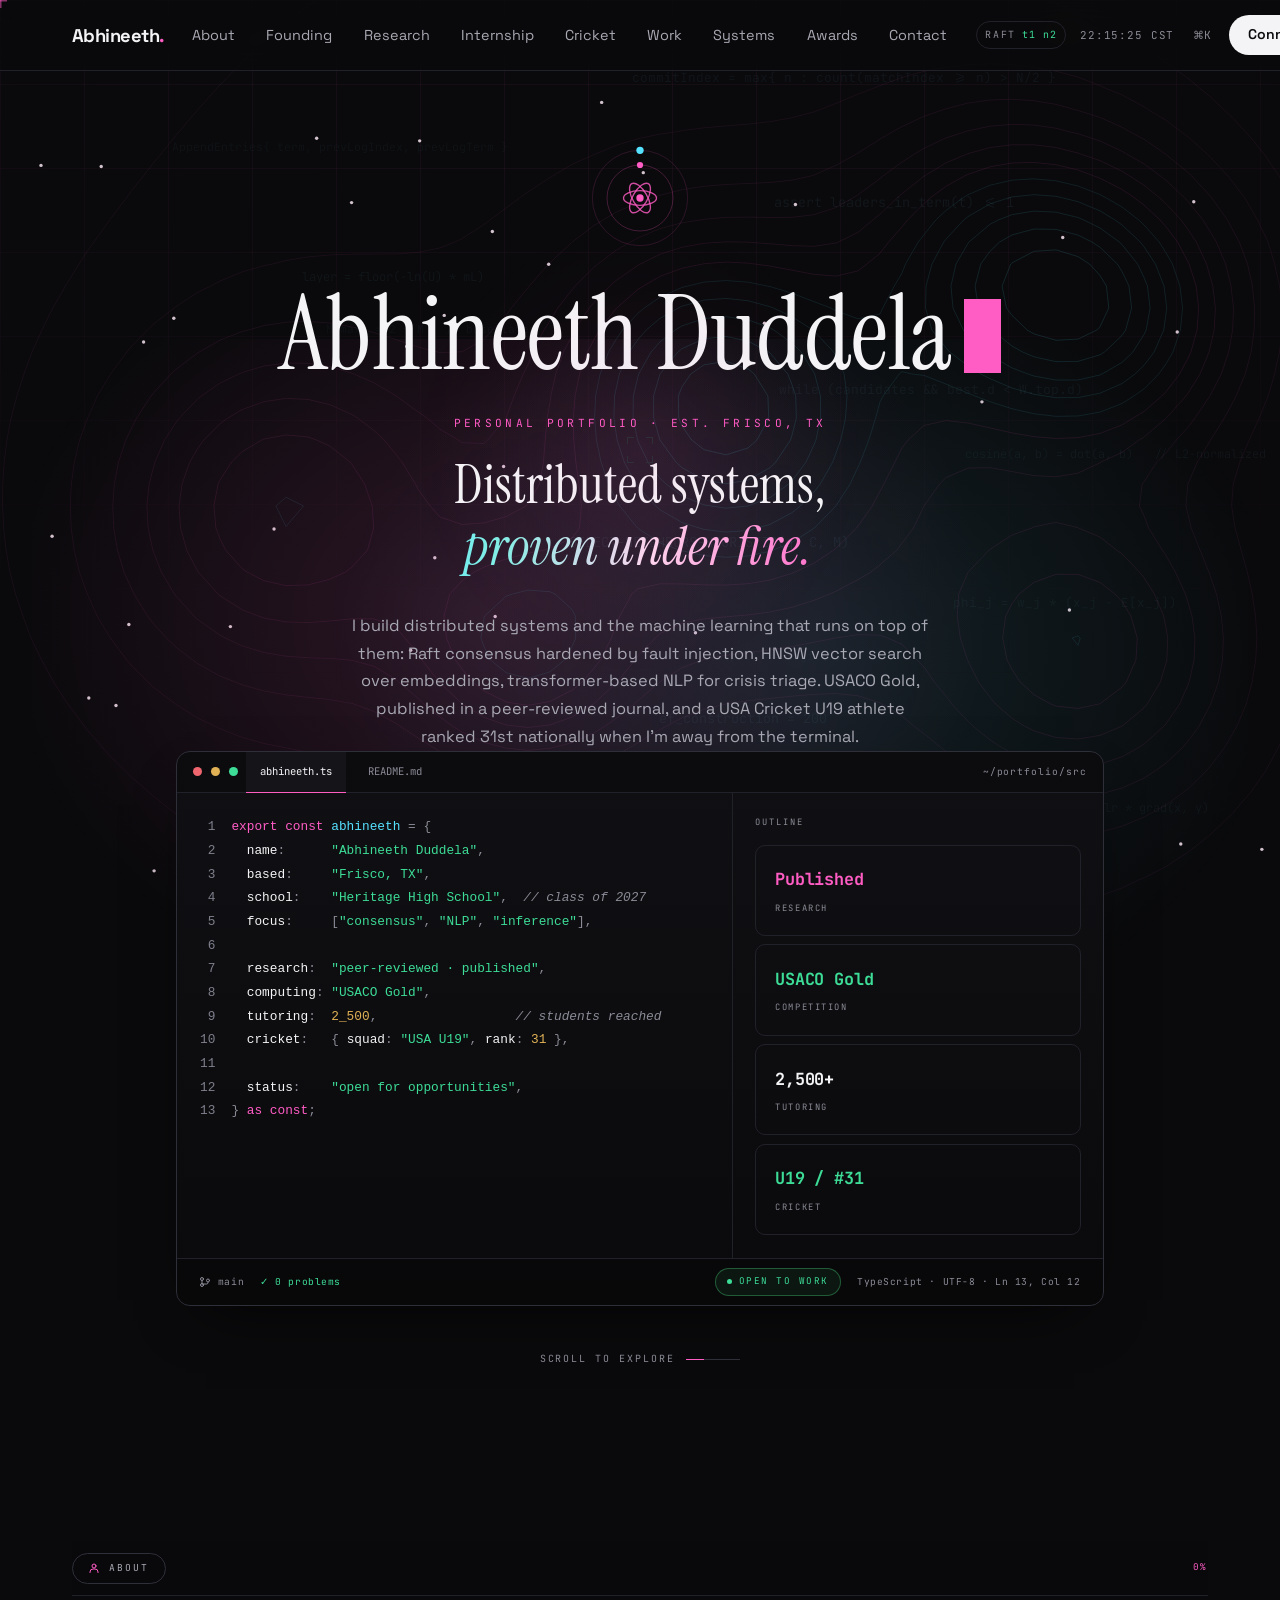
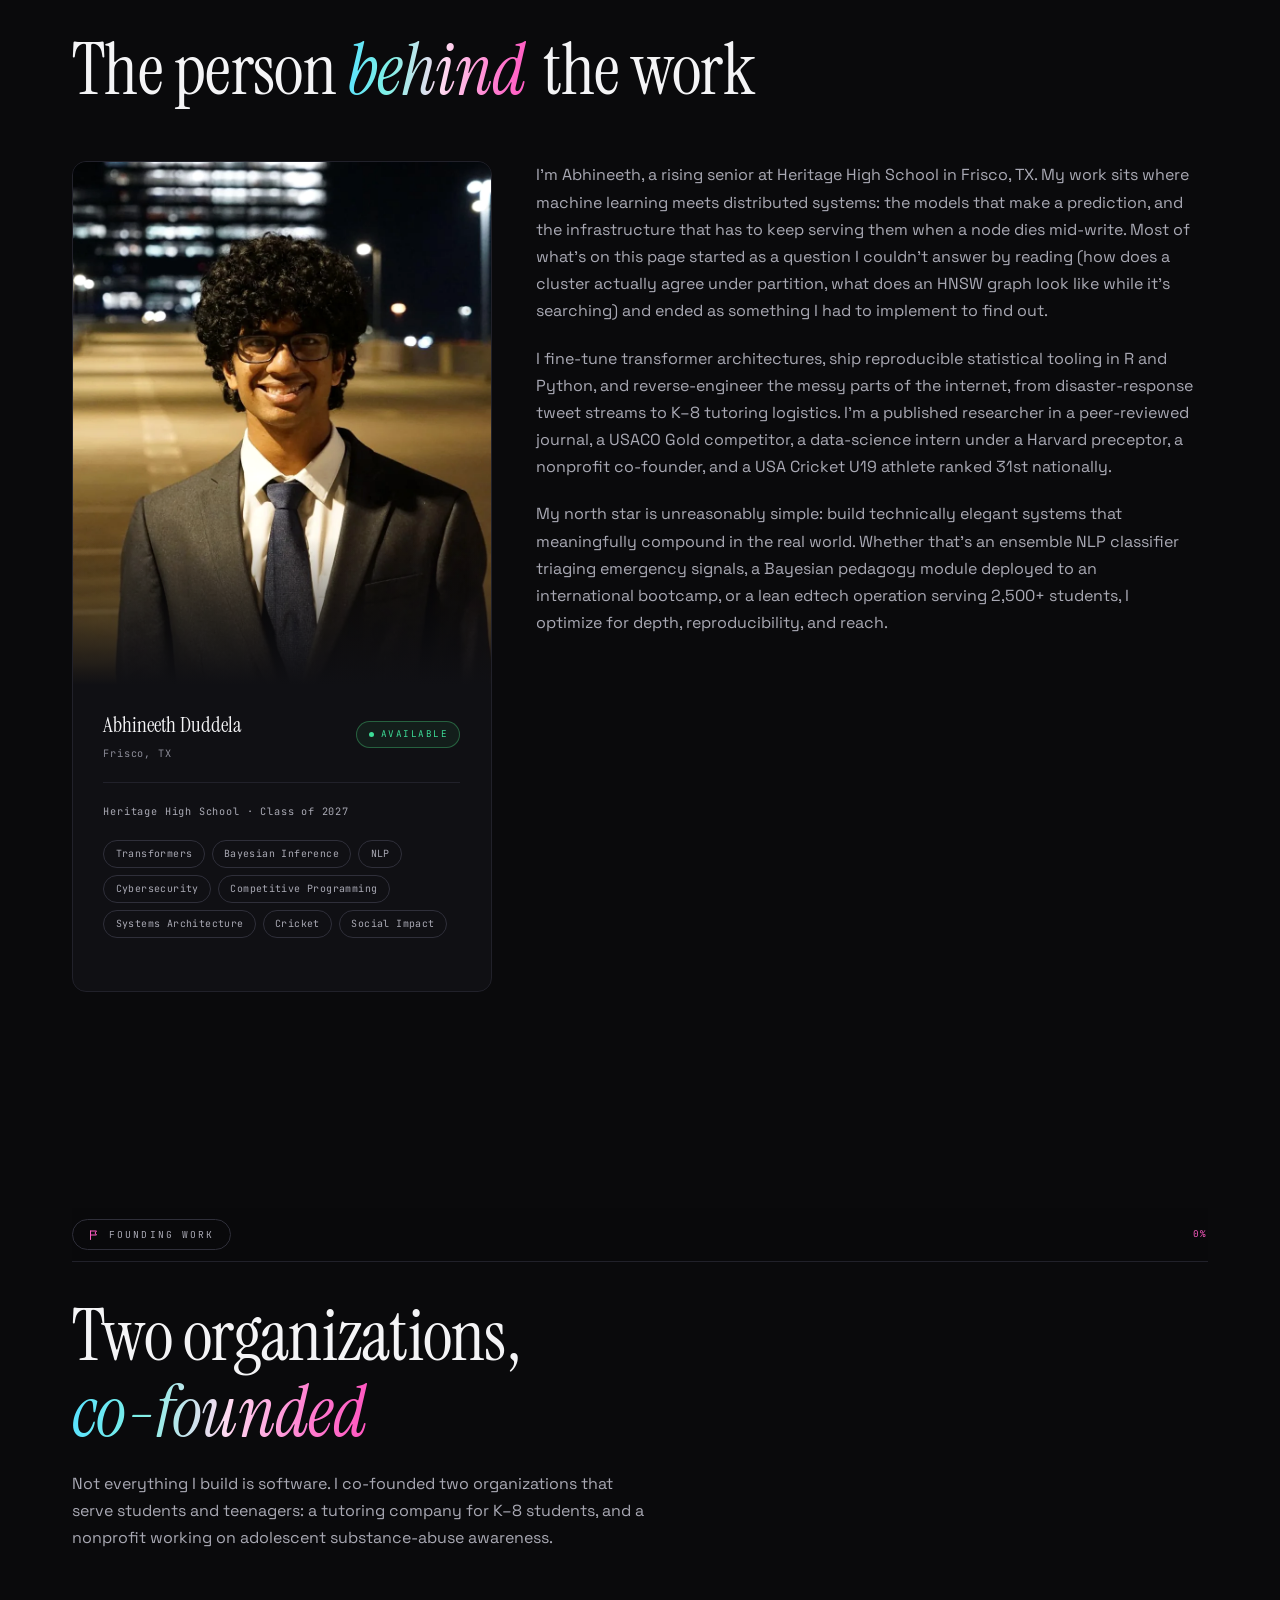
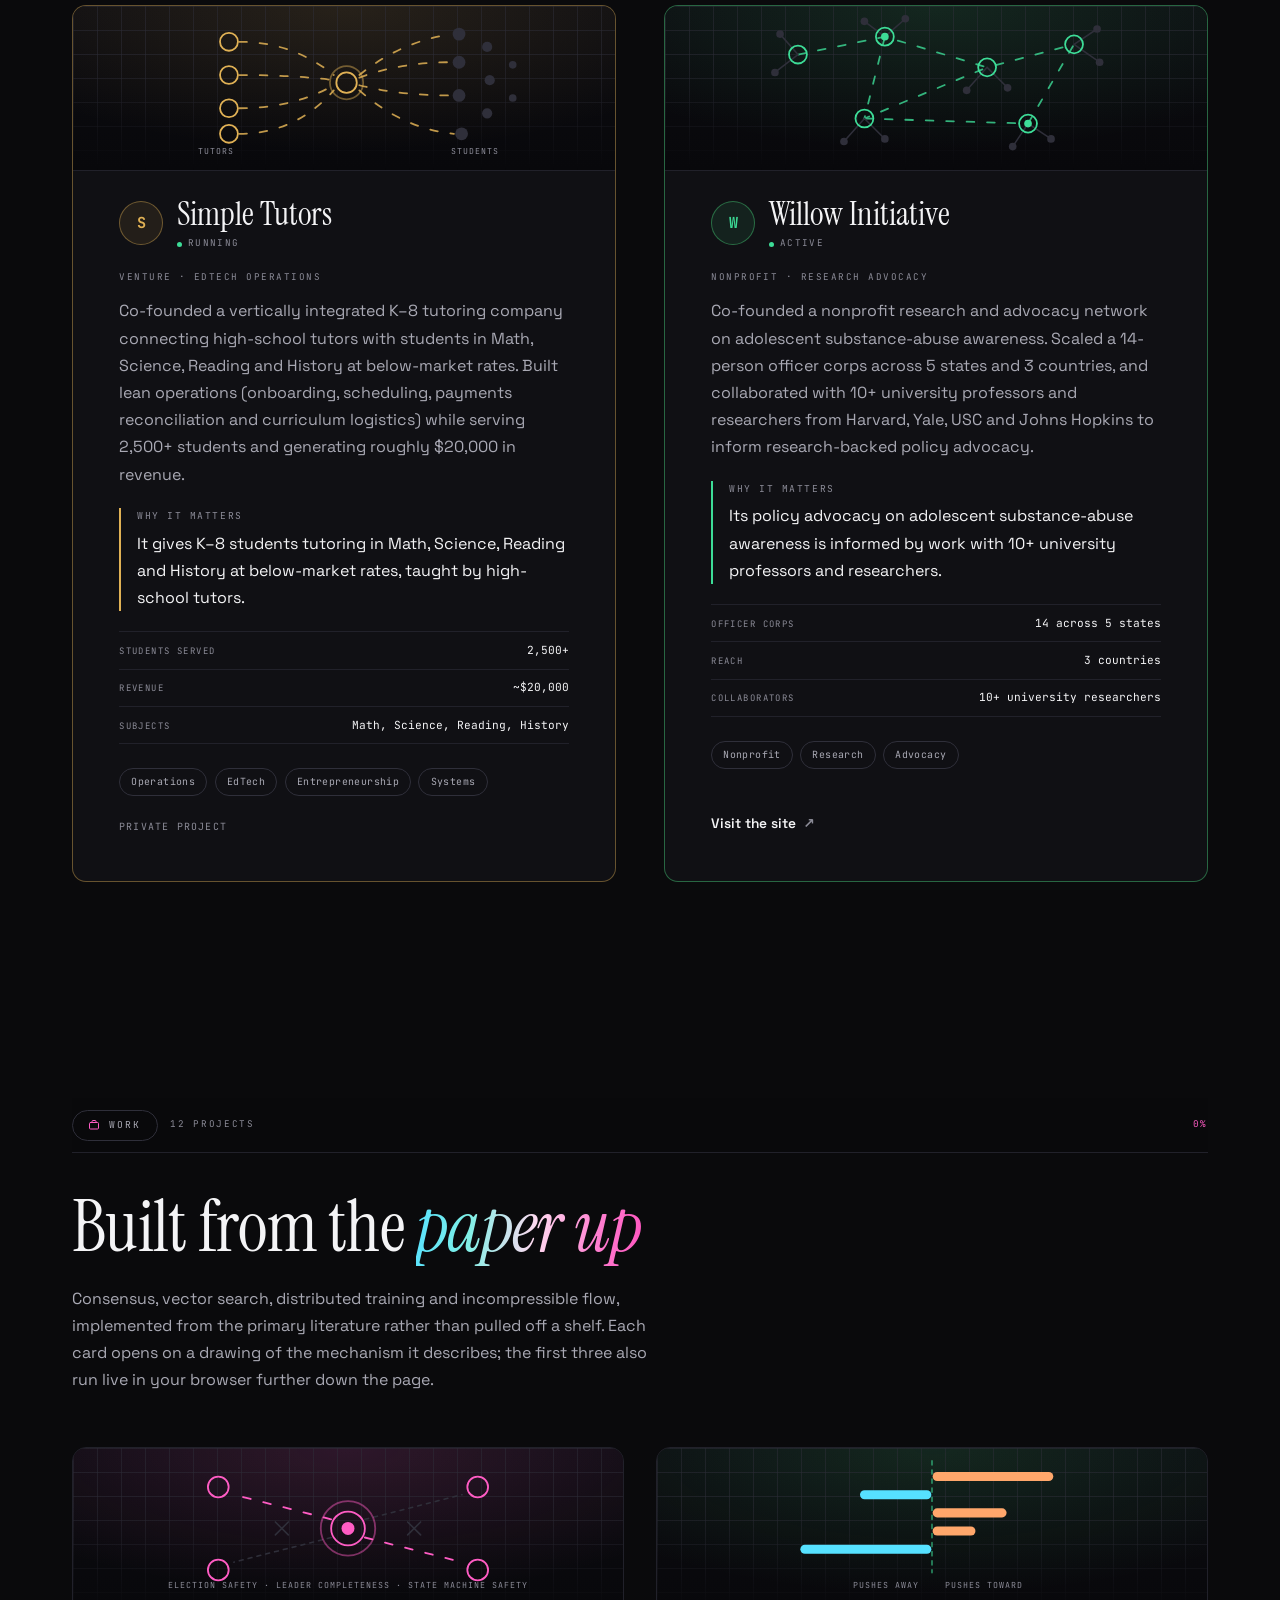
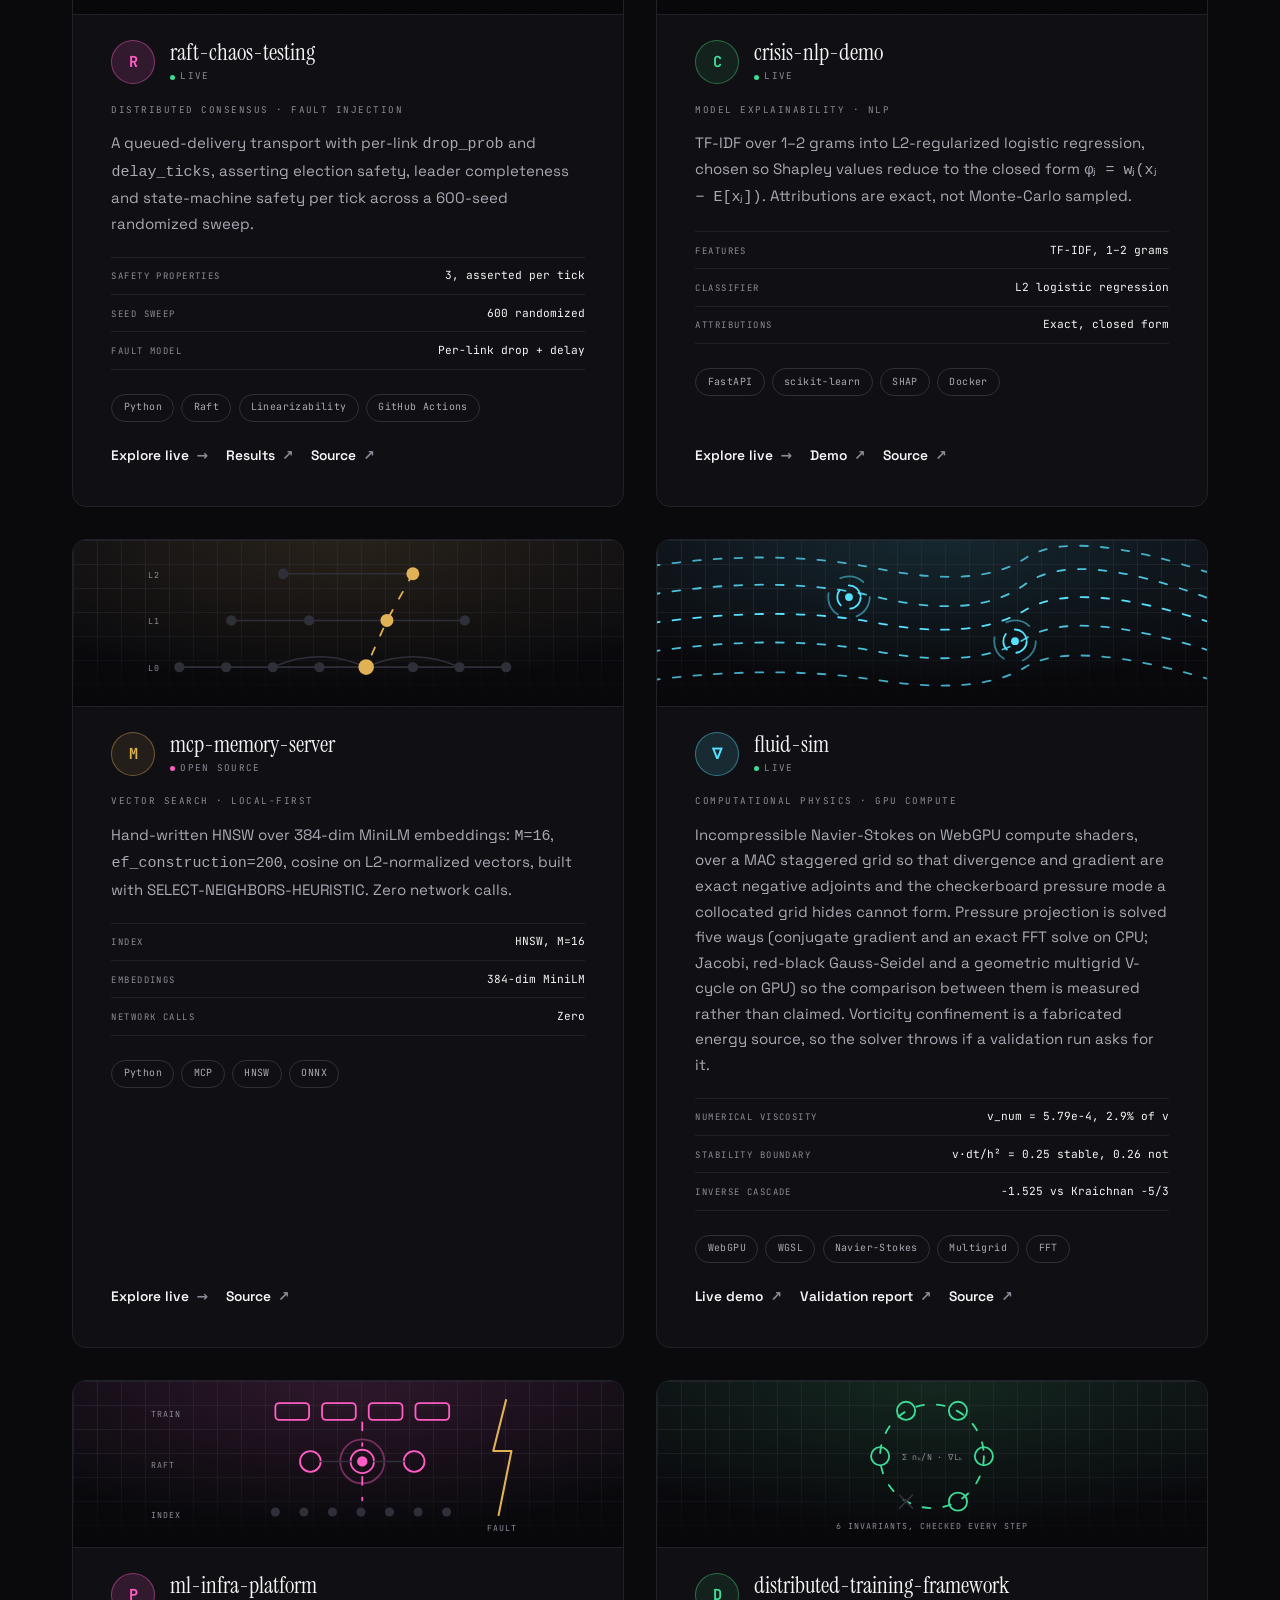
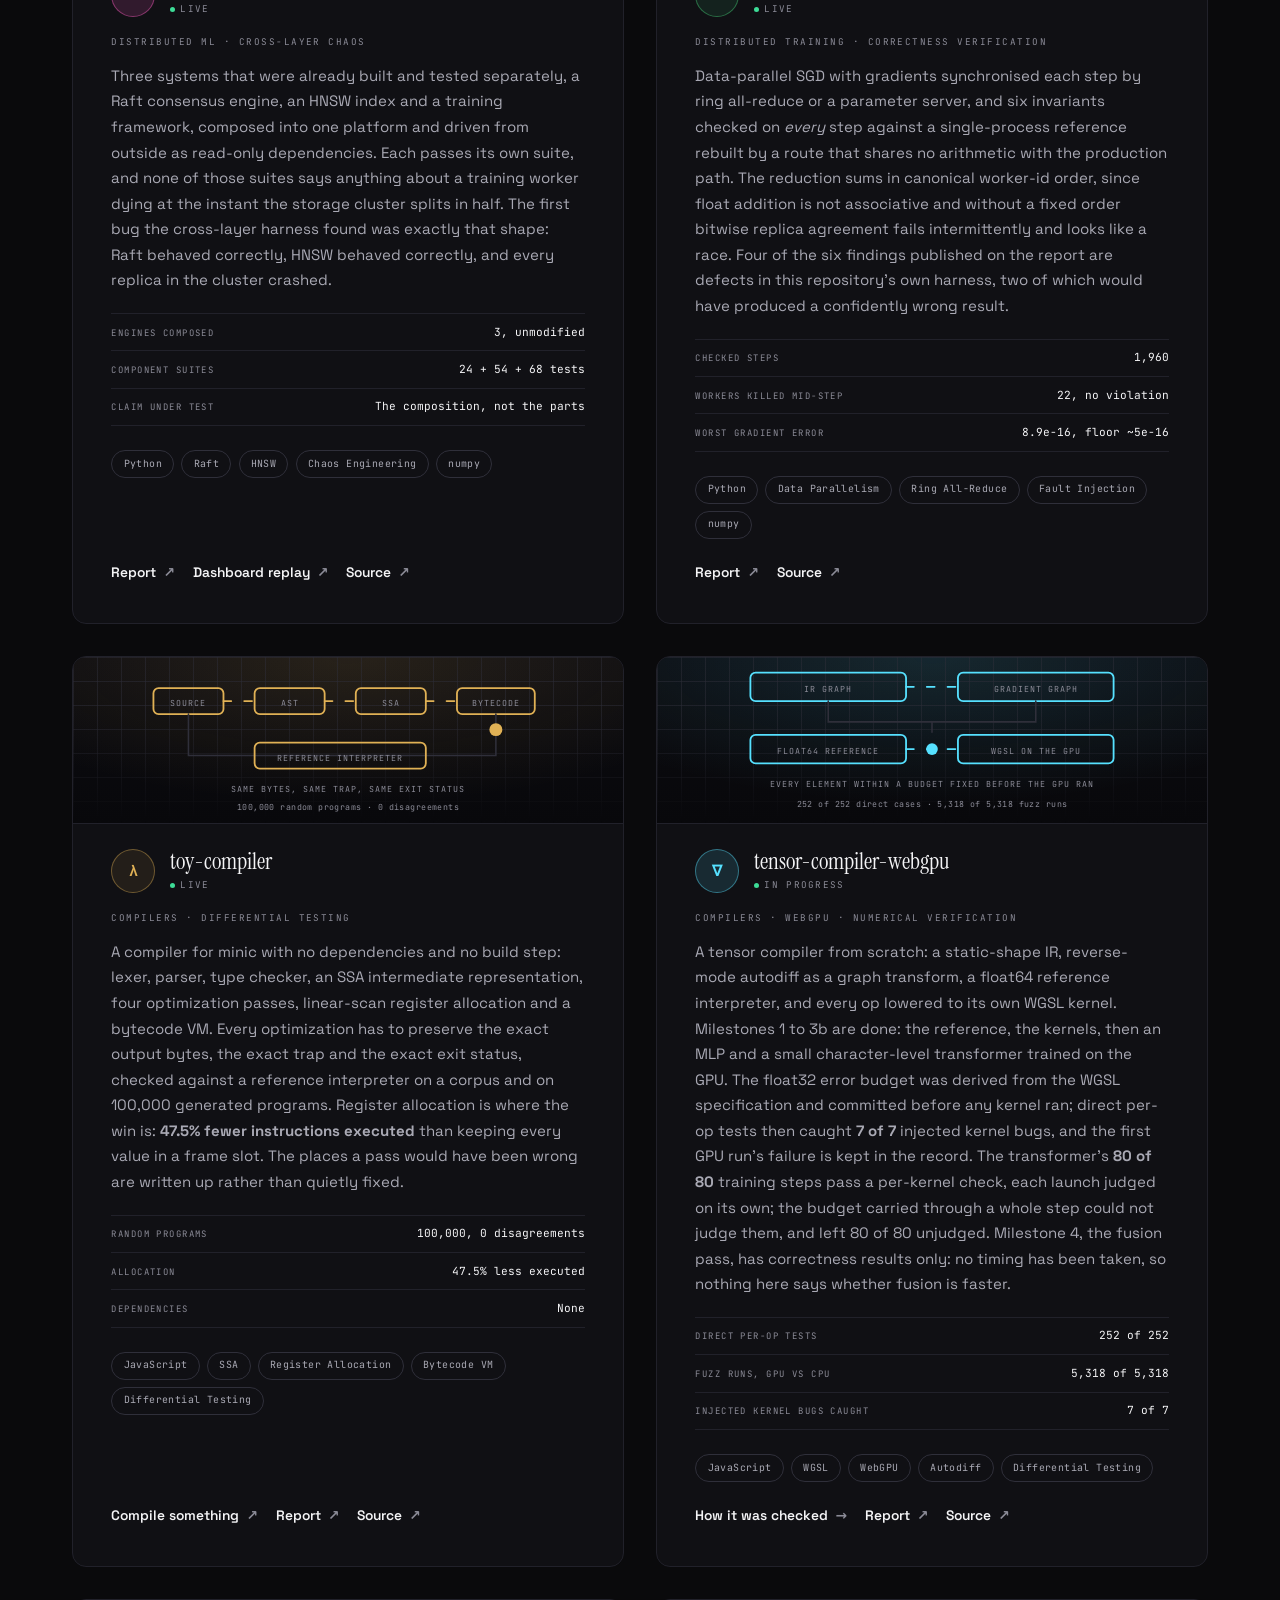
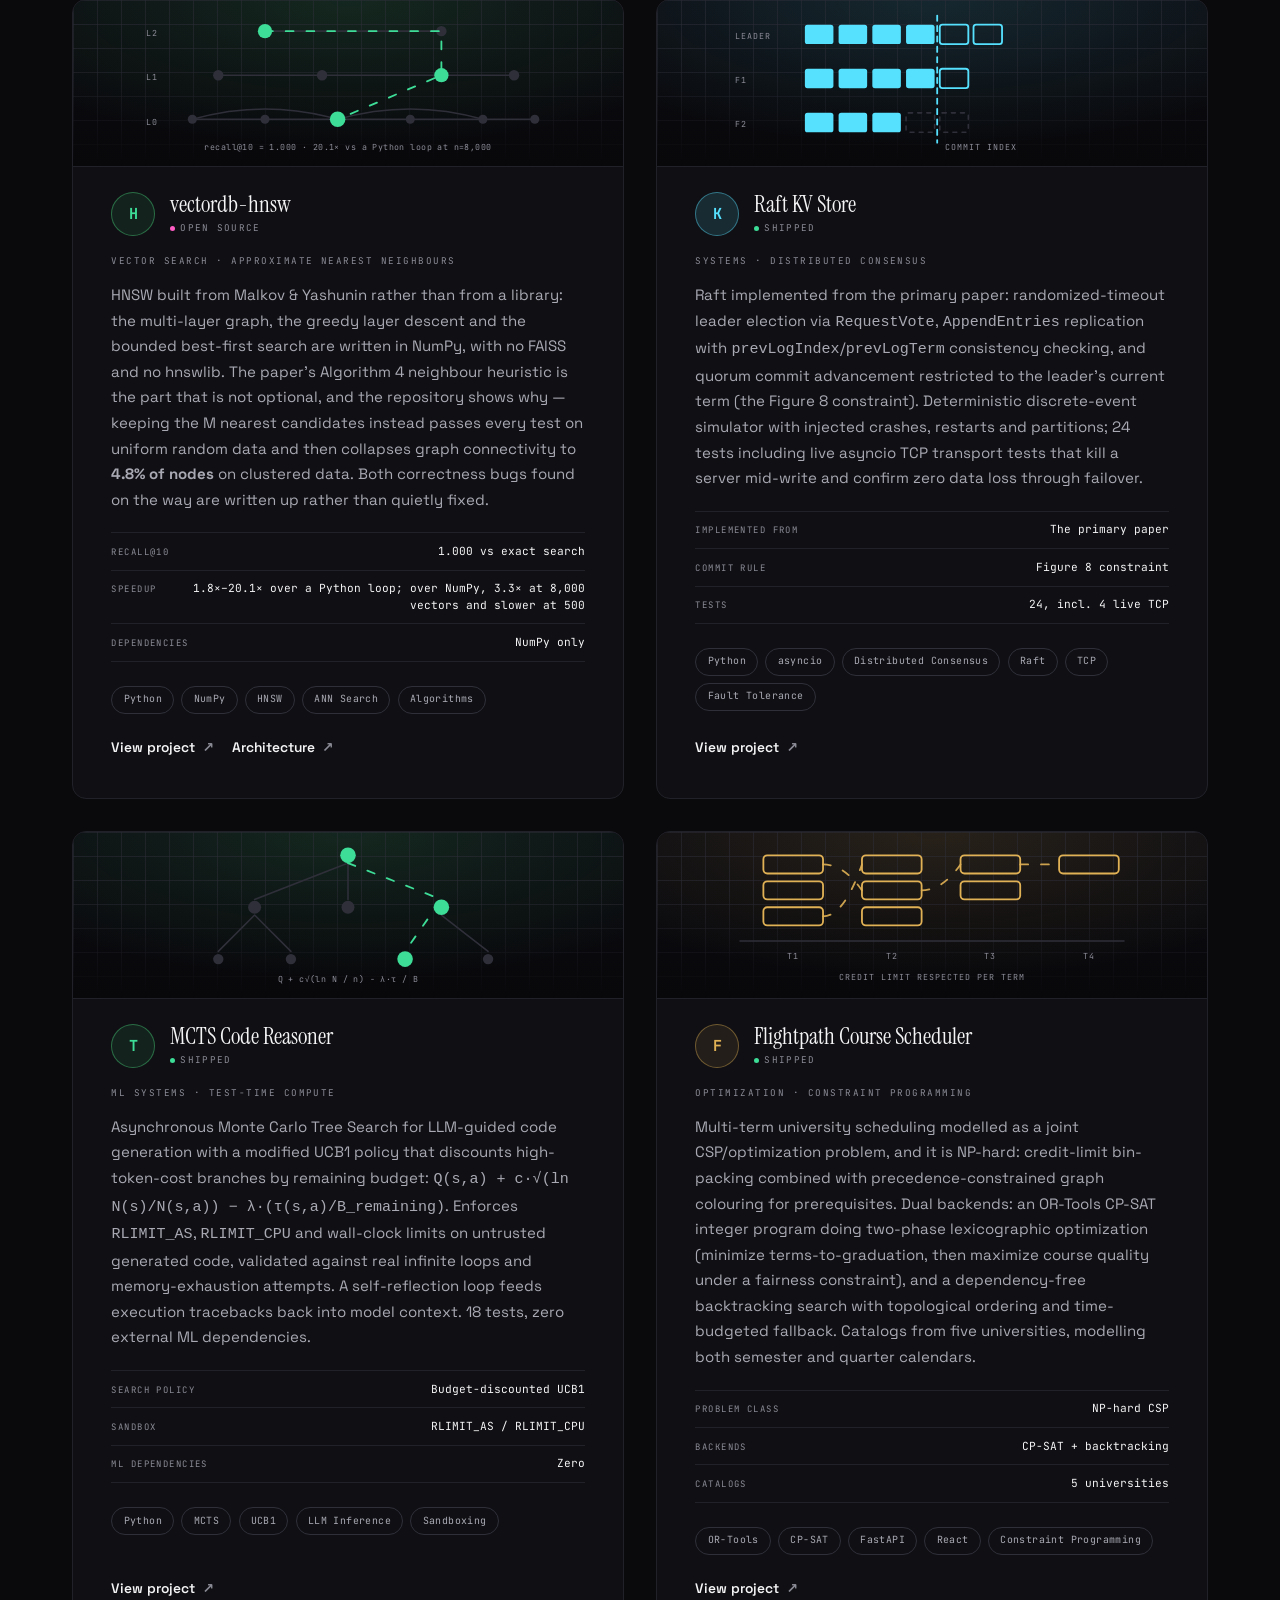
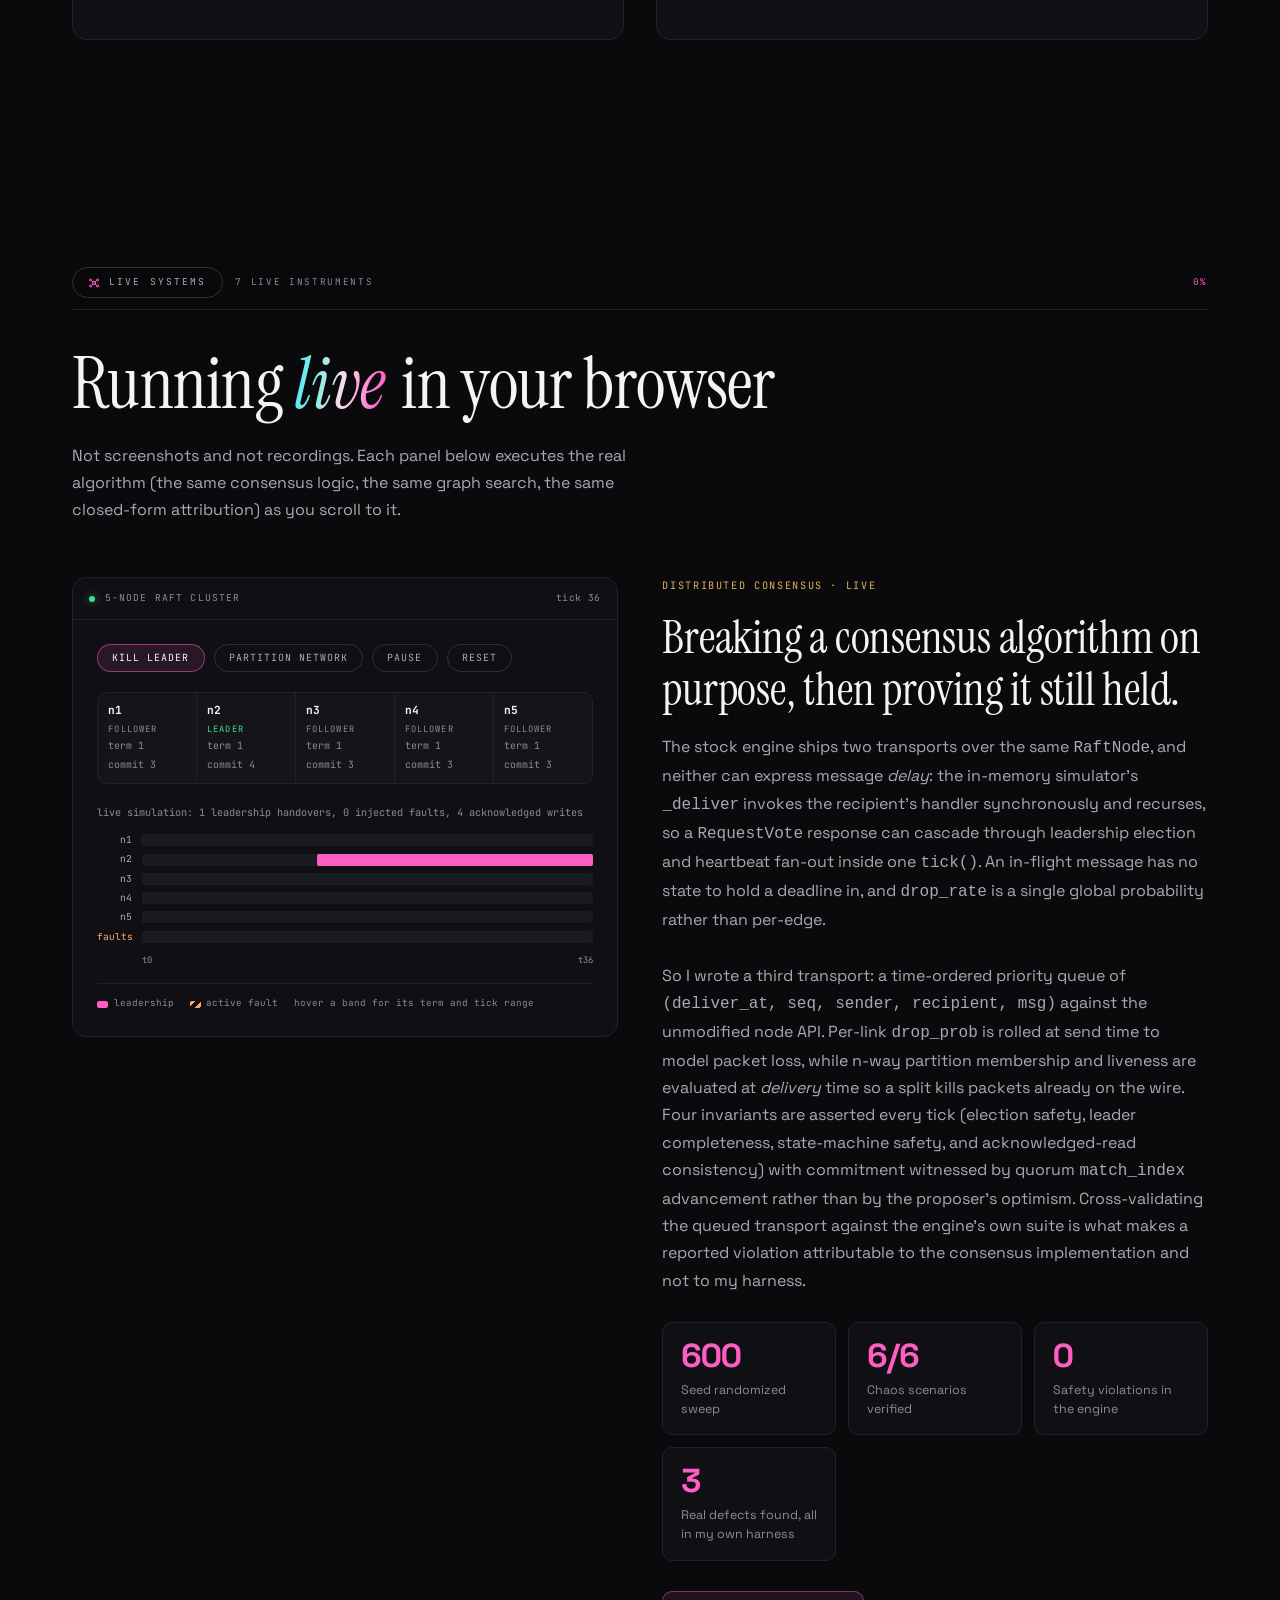
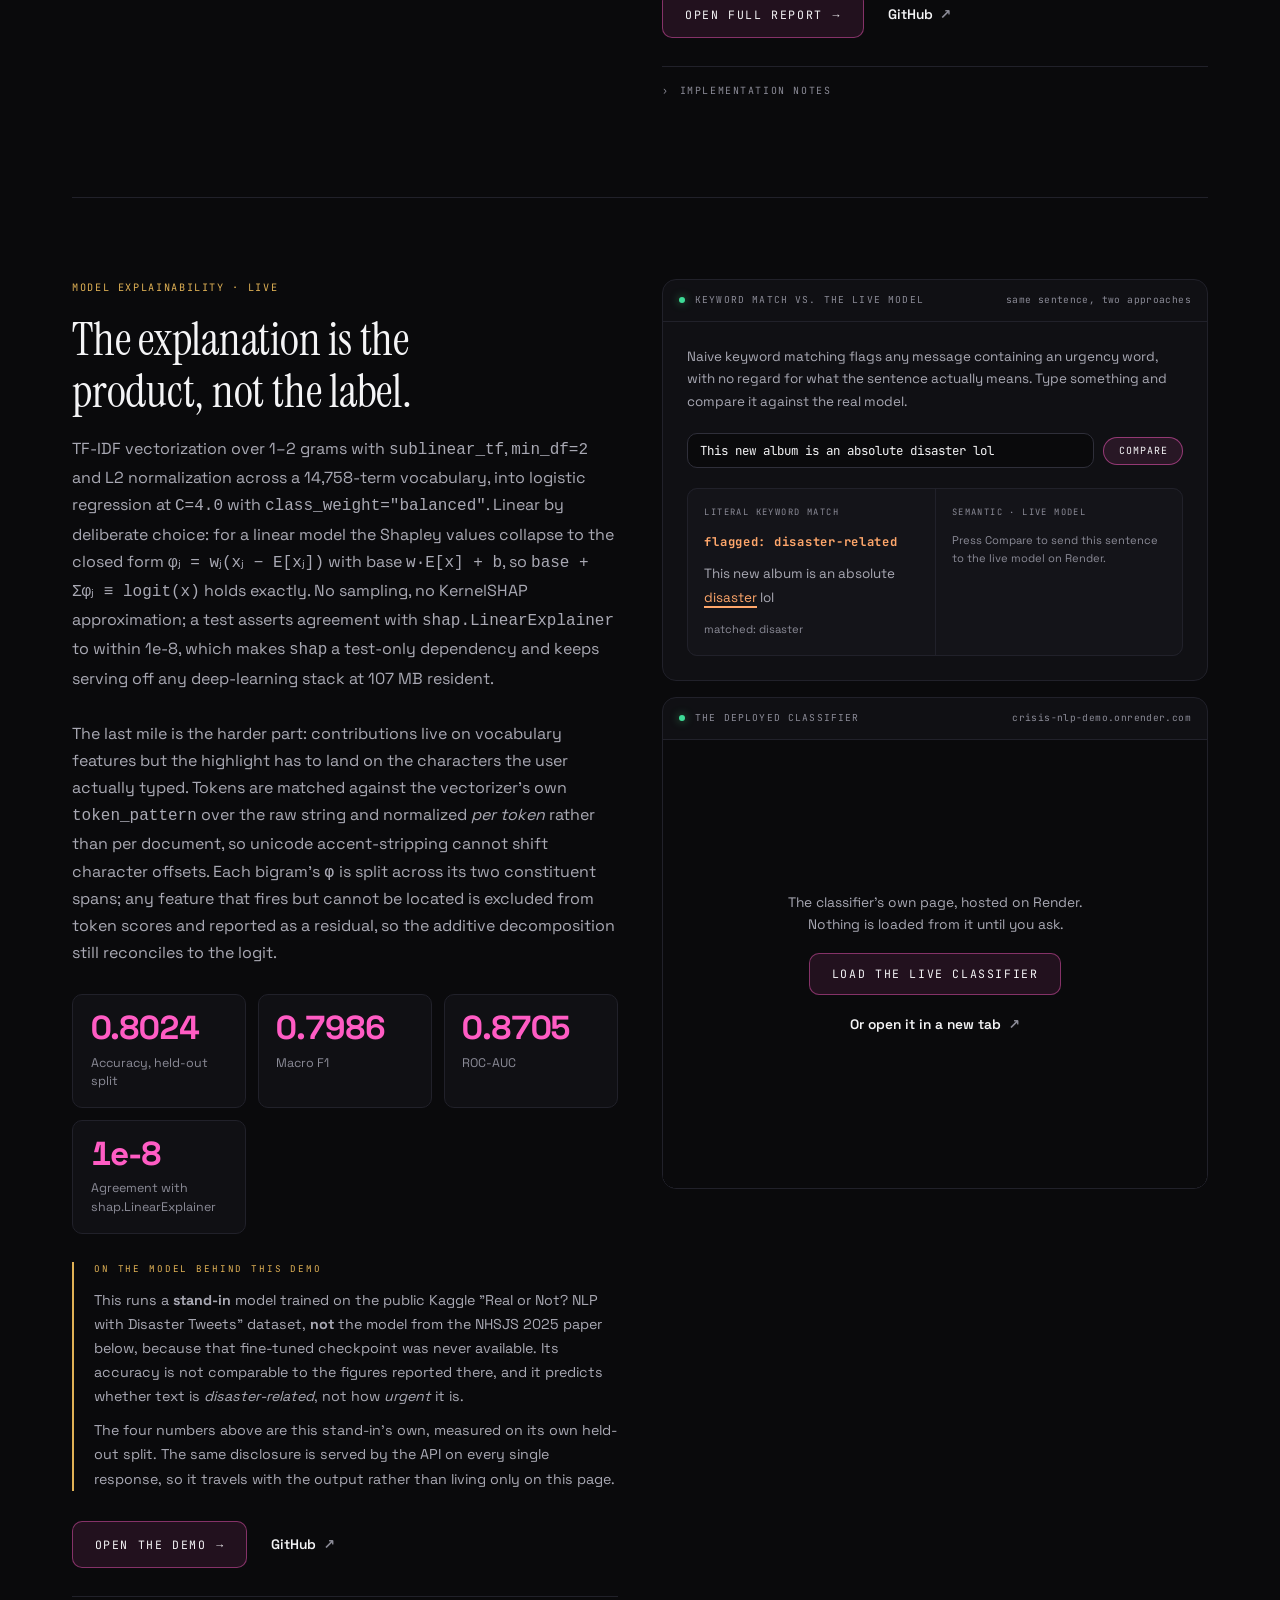
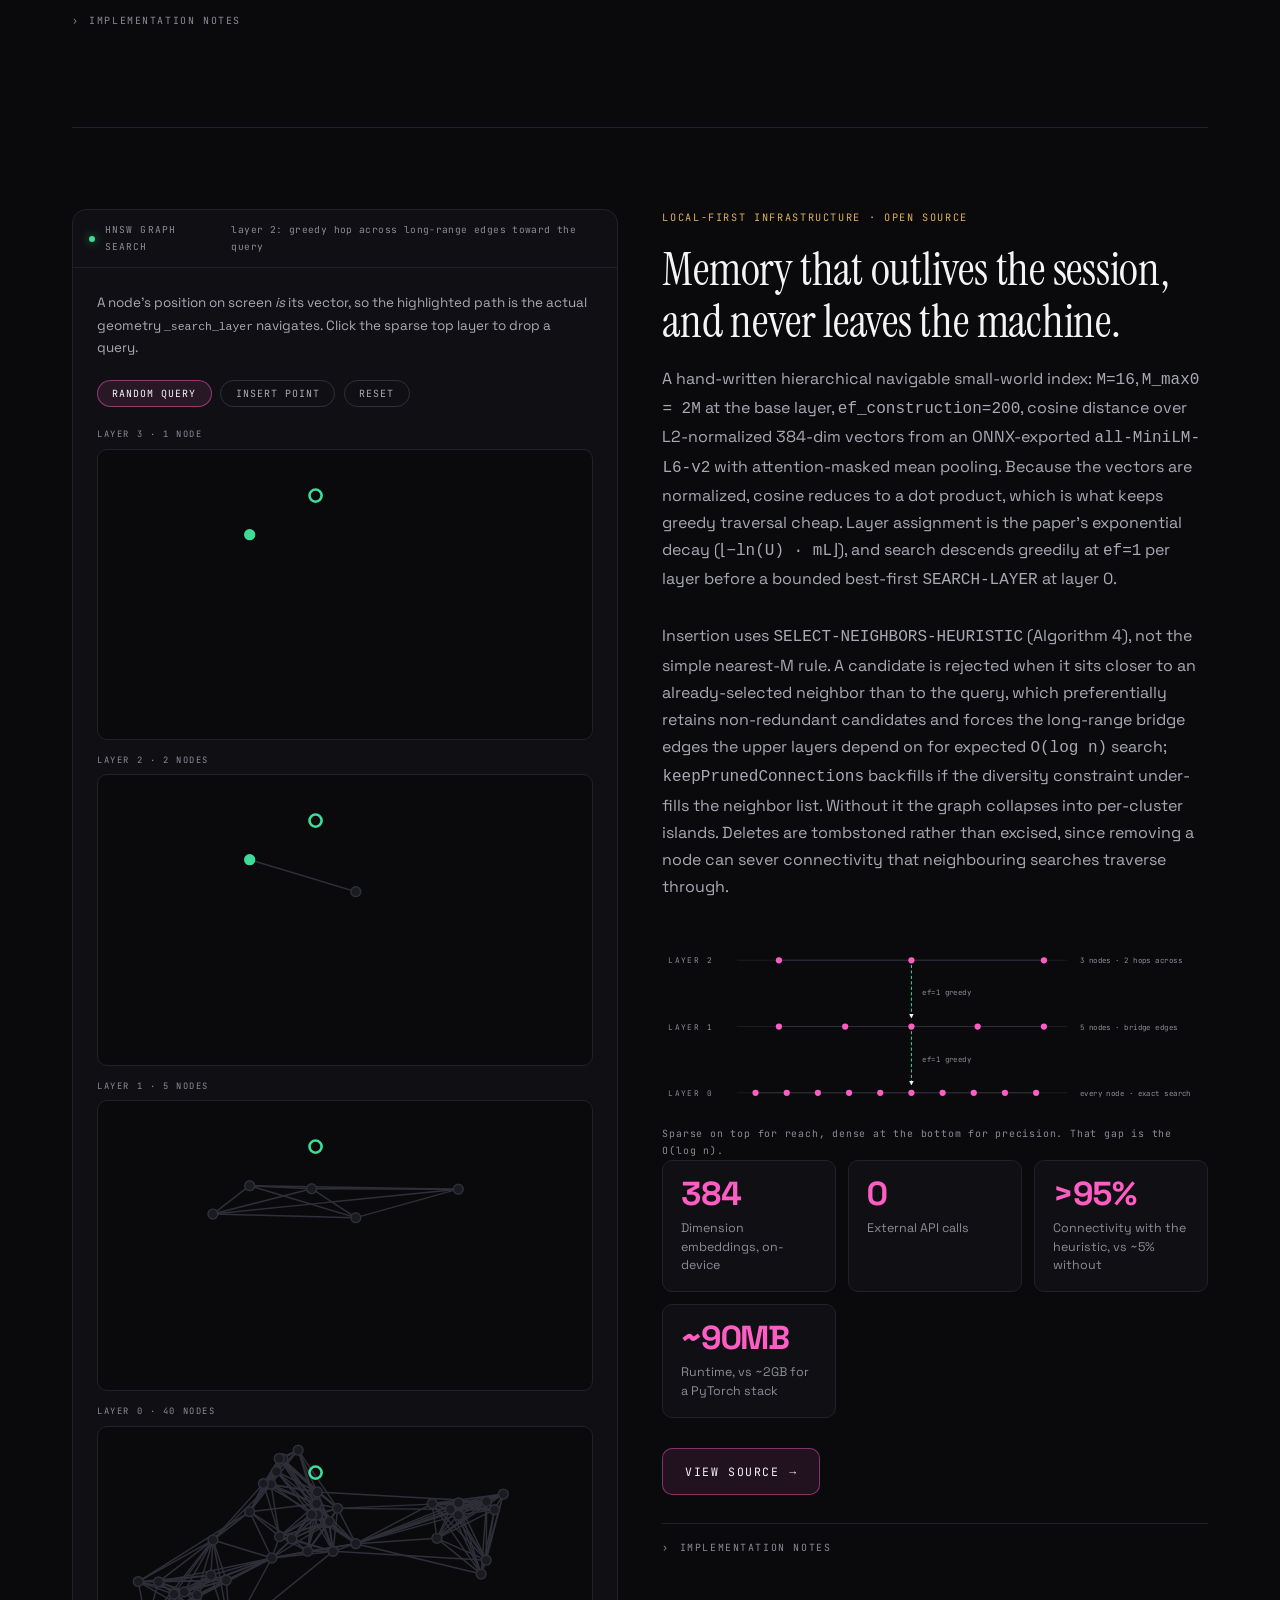
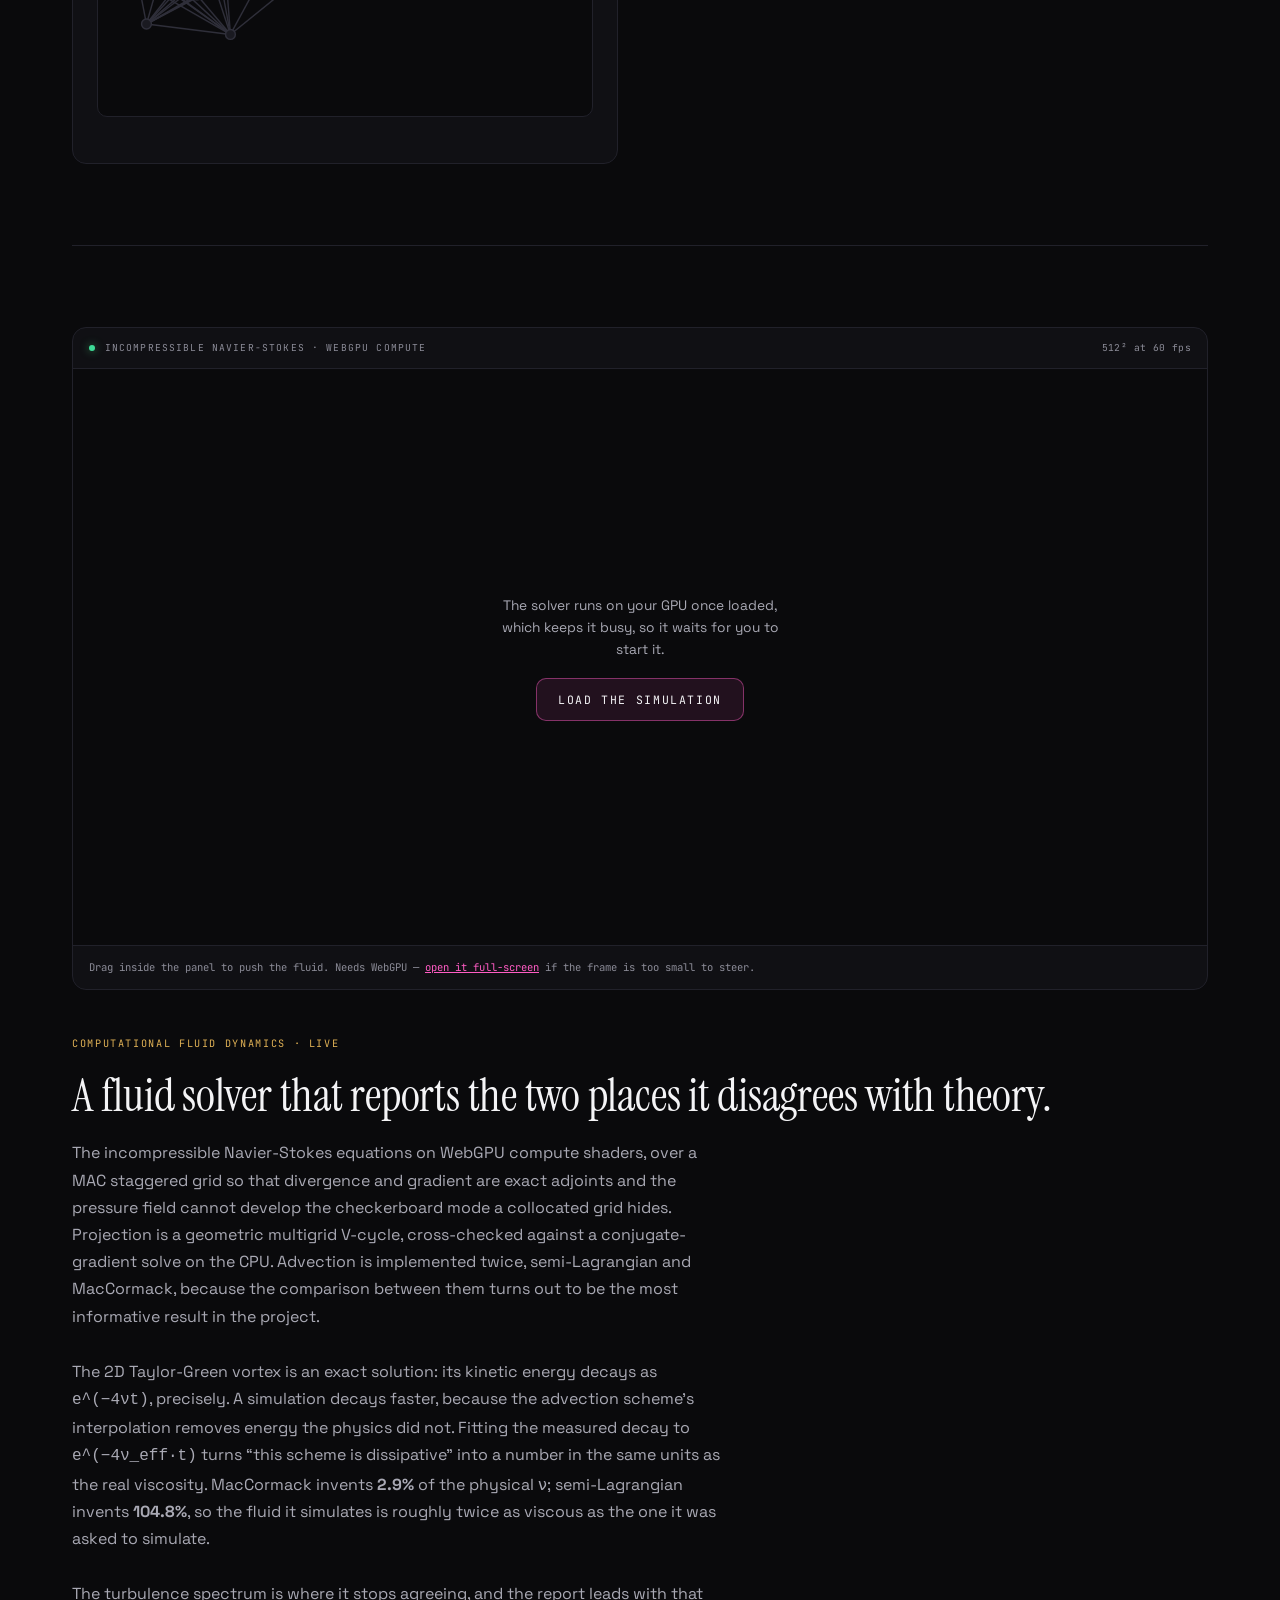
<file: index.html>
<!doctype html>
<html lang="en">
<head>
<meta charset="utf-8">
<meta name="viewport" content="width=device-width, initial-scale=1">
<title>Abhineeth Duddela</title>
<meta name="description" content="Abhineeth Duddela: CS/AI/ML. Distributed systems, NLP explainability, and local-first infrastructure.">
<!-- No font preconnects: the faces are served from this site, so there is no
     third party to warm a connection to. -->
<link rel="canonical" href="https://abho7.github.io/portfolio-site/">
<link rel="icon" href="favicon.ico" sizes="32x32">
<link rel="icon" href="favicon.svg" type="image/svg+xml">
<link rel="apple-touch-icon" href="apple-touch-icon.png">
<meta name="theme-color" content="#0a0a0c">

<!-- Link previews. Without these a pasted URL renders as bare text in
     LinkedIn, Slack and iMessage. og.png is generated from tools/og-card.html by the
     same stylesheet this page uses, so the card cannot drift from the site. -->
<meta property="og:type" content="website">
<meta property="og:site_name" content="Abhineeth Duddela">
<meta property="og:url" content="https://abho7.github.io/portfolio-site/">
<meta property="og:title" content="Abhineeth Duddela">
<meta property="og:description" content="Distributed systems, proven under fire. Raft consensus hardened by fault injection, HNSW vector search, transformer NLP for crisis triage.">
<meta property="og:image" content="https://abho7.github.io/portfolio-site/og.png">
<meta property="og:image:width" content="1200">
<meta property="og:image:height" content="630">
<meta property="og:image:alt" content="Abhineeth Duddela - Distributed systems, proven under fire.">
<meta name="twitter:card" content="summary_large_image">
<meta name="twitter:title" content="Abhineeth Duddela">
<meta name="twitter:description" content="Distributed systems, proven under fire. Raft consensus hardened by fault injection, HNSW vector search, transformer NLP for crisis triage.">
<meta name="twitter:image" content="https://abho7.github.io/portfolio-site/og.png">
<meta name="twitter:image:alt" content="Abhineeth Duddela - Distributed systems, proven under fire.">
<link rel="stylesheet" href="styles.css">
</head>
<body>

<!-- First thing in the tab order: this page is one long document, and without
     a bypass a keyboard user tabs the whole rail before reaching content. -->
<a class="skip-link" href="#main">Skip to content</a>

<!-- Ambient field: one fixed canvas behind the whole document, not a hero
     decoration. The network of nodes and links is the same visual idea the
     HNSW and Raft pieces trade in, so the page sits inside the subject
     rather than next to it. -->
<canvas class="ambient" id="ambient" aria-hidden="true"></canvas>

<div class="rail">
  <div class="rail-in">
    <a class="brand" href="#top">Abhineeth<i>.</i></a>
    <nav>
      <a href="#about">About</a>
      <a href="#founding">Founding</a>
      <a href="#research">Research</a>
      <a href="#internship">Internship</a>
      <a href="#cricket">Cricket</a>
      <a href="#work">Work</a>
      <!-- Live Systems is the longest section on the page and had no rail
           link, so the scrollspy had nothing to mark while you were in it. -->
      <a href="#systems">Systems</a>
      <a href="#awards">Awards</a>
      <a href="#contact">Contact</a>
    </nav>
    <div class="rail-right">
      <!-- Live telemetry from the Raft cluster running in Live Systems: the
           term and leader it is actually on right now. Hidden until the
           simulator publishes state, so it never shows as an empty widget.
           aria-hidden because it changes several times a minute on its own --
           a screen reader announcing every election would be unusable, and
           the simulator itself is fully described where it lives. -->
      <span class="rail-telemetry" id="rail-telemetry" aria-hidden="true" hidden>
        <span class="rt-k">raft</span>
        <span class="rt-v">t<b data-t="term">·</b></span>
        <span class="rt-v" data-t="leader">·</span>
      </span>
      <span class="rail-clock" id="rail-clock" aria-hidden="true">··:··:··</span>
      <button type="button" class="cmdk-trigger" id="cmdk-trigger"
              aria-label="Open quick navigation" aria-expanded="false"
              aria-haspopup="dialog" aria-controls="cmdk-overlay">⌘K</button>
      <a class="rail-cta" href="#contact">Connect</a>
    </div>
  </div>
</div>

<!-- Scroll progress: a hairline across the top of the viewport. Real geometry:
     position through the document. -->
<div class="progress-bar" aria-hidden="true"><span id="progress-fill"></span></div>

<div class="cmdk-overlay" id="cmdk-overlay" hidden>
  <div class="cmdk-panel" role="dialog" aria-modal="true" aria-label="Quick navigation">
    <div class="cmdk-input-row">
      <span class="cmdk-prompt">›</span>
      <input type="text" id="cmdk-input" class="cmdk-input" aria-label="Jump to a section, project, or link"
             role="combobox" aria-expanded="true" aria-controls="cmdk-list" aria-autocomplete="list" placeholder="Jump to a section, project, or link…" autocomplete="off">
      <span class="cmdk-hint">esc</span>
    </div>
    <div class="cmdk-list" id="cmdk-list" role="listbox" aria-label="Destinations"></div>
  </div>
</div>

<main id="main">

  <!-- ============================================================ hero -->
  <header class="hero wrap" id="top">
    <!-- Node/link glyph: the motif the whole site is built on, and literally
         the object all three projects operate over. -->
    <!-- Orbit mark: concentric rings with two counter-rotating satellites.
         Rotation is CSS animation on the groups, so it stops dead under
         reduced motion and leaves a legible static mark. -->
    <div class="hero-glyph hero-fade" style="--d:0s" aria-hidden="true">
      <svg viewBox="0 0 120 120" fill="none">
        <circle cx="60" cy="60" r="52" stroke="currentColor" stroke-width="1" opacity=".16"/>
        <circle cx="60" cy="60" r="36" stroke="currentColor" stroke-width="1" opacity=".26"/>
        <g class="orbit orbit-a"><circle cx="60" cy="8" r="4" fill="var(--live)"/></g>
        <g class="orbit orbit-b"><circle cx="60" cy="24" r="3.4" fill="var(--neg)"/></g>
        <g class="glyph-core">
          <ellipse cx="60" cy="60" rx="18" ry="8" stroke="currentColor" stroke-width="1.5" opacity=".8"/>
          <ellipse cx="60" cy="60" rx="18" ry="8" stroke="currentColor" stroke-width="1.5" opacity=".8" transform="rotate(60 60 60)"/>
          <ellipse cx="60" cy="60" rx="18" ry="8" stroke="currentColor" stroke-width="1.5" opacity=".8" transform="rotate(120 60 60)"/>
          <circle cx="60" cy="60" r="4" fill="currentColor"/>
        </g>
      </svg>
    </div>

    <!-- The name is the h1. The thesis line below it used to hold that role,
         which left the page with no heading that actually names whose site
         this is. -->
    <h1 class="hero-name">
      <span class="hero-rise" style="--d:.16s"><span>Abhineeth Duddela<i class="caret" aria-hidden="true"></i></span></span>
    </h1>
    <p class="hero-eyebrow hero-fade" style="--d:.3s">Personal portfolio · Est. Frisco, TX</p>
    <p class="hero-thesis">
      <span class="hero-rise" style="--d:.42s"><span>Distributed systems,</span></span>
      <span class="hero-rise" style="--d:.52s"><span class="ital">proven under fire.</span></span>
    </p>
    <p class="hero-bio hero-fade" style="--d:.6s">
      I build distributed systems and the machine learning that runs on top of them:
      Raft consensus hardened by fault injection, HNSW vector search over embeddings,
      transformer-based NLP for crisis triage. USACO Gold, published in a peer-reviewed
      journal, and a USA Cricket U19 athlete ranked 31st nationally when I'm away from
      the terminal.
    </p>

    <!-- Editor frame rather than a terminal one: tab strip, line gutter,
         syntax colouring, side panel, status bar. Everything in the file is a
         fact stated elsewhere on this page -- the frame is the styling, the
         values are not decorative.

         The gutter numbers come from a CSS counter on .ide-line, not from
         markup, so they can't be selected or copied and can never drift out
         of step with the lines they label. -->
    <div class="ide hero-fade" style="--d:.78s">
      <div class="ide-bar">
        <span class="console-dot r"></span><span class="console-dot y"></span><span class="console-dot g"></span>
        <span class="ide-tab is-active">abhineeth.ts</span>
        <span class="ide-tab">README.md</span>
        <span class="ide-path">~/portfolio/src</span>
      </div>

      <div class="ide-split">
        <div class="ide-editor">
<pre class="ide-code"><code><span class="ide-line"><i class="k">export</i> <i class="k">const</i> <i class="f">abhineeth</i> <i class="o">=</i> <i class="o">{</i></span>
<span class="ide-line">  <i class="p">name</i><i class="o">:</i>      <i class="s">"Abhineeth Duddela"</i><i class="o">,</i></span>
<span class="ide-line">  <i class="p">based</i><i class="o">:</i>     <i class="s">"Frisco, TX"</i><i class="o">,</i></span>
<span class="ide-line">  <i class="p">school</i><i class="o">:</i>    <i class="s">"Heritage High School"</i><i class="o">,</i>  <i class="c">// class of 2027</i></span>
<span class="ide-line">  <i class="p">focus</i><i class="o">:</i>     <i class="o">[</i><i class="s">"consensus"</i><i class="o">,</i> <i class="s">"NLP"</i><i class="o">,</i> <i class="s">"inference"</i><i class="o">]</i><i class="o">,</i></span>
<span class="ide-line"></span>
<span class="ide-line">  <i class="p">research</i><i class="o">:</i>  <i class="s">"peer-reviewed · published"</i><i class="o">,</i></span>
<span class="ide-line">  <i class="p">computing</i><i class="o">:</i> <i class="s">"USACO Gold"</i><i class="o">,</i></span>
<span class="ide-line">  <i class="p">tutoring</i><i class="o">:</i>  <i class="n">2_500</i><i class="o">,</i>                  <i class="c">// students reached</i></span>
<span class="ide-line">  <i class="p">cricket</i><i class="o">:</i>   <i class="o">{</i> <i class="p">squad</i><i class="o">:</i> <i class="s">"USA U19"</i><i class="o">,</i> <i class="p">rank</i><i class="o">:</i> <i class="n">31</i> <i class="o">}</i><i class="o">,</i></span>
<span class="ide-line"></span>
<span class="ide-line">  <i class="p">status</i><i class="o">:</i>    <i class="s">"open for opportunities"</i><i class="o">,</i></span>
<span class="ide-line"><i class="o">}</i> <i class="k">as</i> <i class="k">const</i><i class="o">;</i></span></code></pre>
        </div>

        <aside class="ide-panel">
          <div class="ide-panel-head">Outline</div>
          <div class="console-tiles">
            <div class="ctile"><span class="v accent">Published</span><span class="k">Research</span></div>
            <div class="ctile"><span class="v green">USACO Gold</span><span class="k">Competition</span></div>
            <div class="ctile"><span class="v">2,500+</span><span class="k">Tutoring</span></div>
            <div class="ctile"><span class="v green">U19 / #31</span><span class="k">Cricket</span></div>
          </div>
        </aside>
      </div>

      <div class="ide-status">
        <span class="ide-branch">
          <svg viewBox="0 0 24 24" fill="none" stroke="currentColor" stroke-width="2" stroke-linecap="round" aria-hidden="true"><circle cx="6" cy="6" r="3"/><circle cx="6" cy="18" r="3"/><circle cx="18" cy="9" r="3"/><path d="M18 12v1a3 3 0 0 1-3 3H6M6 9v6"/></svg>
          main
        </span>
        <span class="ide-ok">✓ 0 problems</span>
        <span class="live-pill"><i></i>Open to work</span>
        <span class="ide-meta">TypeScript · UTF-8 · Ln 13, Col 12</span>
      </div>
    </div>

    <a class="scroll-cue hero-fade" style="--d:1s" href="#about">
      <span>Scroll to explore</span>
      <span class="scroll-cue-line" aria-hidden="true"><i></i></span>
    </a>
  </header>

  <!-- =========================================================== about -->
  <section id="about" class="wrap">
    <div class="sec-head reveal">
      <span class="sec-eyebrow"><svg aria-hidden="true" viewBox="0 0 24 24" fill="none" stroke="currentColor" stroke-width="2" stroke-linecap="round"><circle cx="12" cy="8" r="4"/><path d="M4 21v-1a6 6 0 0 1 6-6h4a6 6 0 0 1 6 6v1"/></svg>About</span>
      <h2 class="sec-title">The person <em class="ital">behind</em> the work</h2>
    </div>

    <div class="about-grid">
      <aside class="about-card reveal">
        <!-- Explicit width/height so the browser reserves the 4:5 box before the
             file arrives -- without them this image is the one thing on the page
             that could reintroduce layout shift, and CLS is currently 0. -->
        <figure class="about-portrait">
          <picture>
            <source srcset="abhineeth.webp" type="image/webp">
            <img src="abhineeth.jpg" width="900" height="1125" decoding="async" loading="lazy"
                 alt="Abhineeth Duddela, smiling, in a dark suit and navy tie, standing on a parking deck at night.">
          </picture>
        </figure>
        <div class="about-id">
          <div>
            <div class="about-name">Abhineeth Duddela</div>
            <div class="about-loc">Frisco, TX</div>
          </div>
          <span class="live-pill"><i></i>Available</span>
        </div>
        <div class="about-school">Heritage High School · Class of 2027</div>
        <div class="tags">
          <span class="tag">Transformers</span><span class="tag">Bayesian Inference</span>
          <span class="tag">NLP</span><span class="tag">Cybersecurity</span>
          <span class="tag">Competitive Programming</span><span class="tag">Systems Architecture</span>
          <span class="tag">Cricket</span><span class="tag">Social Impact</span>
        </div>
      </aside>

      <div class="about-prose reveal">
        <p>
          I'm Abhineeth, a rising senior at Heritage High School in Frisco, TX. My work sits
          where machine learning meets distributed systems: the models that make a prediction,
          and the infrastructure that has to keep serving them when a node dies mid-write.
          Most of what's on this page started as a question I couldn't answer by reading
          (how does a cluster actually agree under partition, what does an HNSW graph look
          like while it's searching) and ended as something I had to implement to find out.
        </p>
        <p>
          I fine-tune transformer architectures, ship reproducible statistical tooling in R and
          Python, and reverse-engineer the messy parts of the internet, from disaster-response
          tweet streams to K–8 tutoring logistics. I'm a published researcher in a peer-reviewed
          journal, a USACO Gold competitor, a data-science intern under a Harvard preceptor, a
          nonprofit co-founder, and a USA Cricket U19 athlete ranked 31st nationally.
        </p>
        <p>
          My north star is unreasonably simple: build technically elegant systems that
          meaningfully compound in the real world. Whether that's an ensemble NLP classifier
          triaging emergency signals, a Bayesian pedagogy module deployed to an international
          bootcamp, or a lean edtech operation serving 2,500+ students, I optimize for depth,
          reproducibility, and reach.
        </p>
      </div>
    </div>
  </section>

  <!-- ==================================================== founding work
       The two organizations, moved out of Work so they are not read as
       software projects. Every fact here was already on the cards. -->
  <section id="founding" class="wrap">
    <div class="sec-head reveal">
      <span class="sec-eyebrow"><svg aria-hidden="true" viewBox="0 0 24 24" fill="none" stroke="currentColor" stroke-width="2" stroke-linecap="round"><path d="M5 21V4"/><path d="M5 4h12l-3 4 3 4H5"/></svg>Founding work</span>
      <h2 class="sec-title">Two organizations, <em class="ital">co-founded</em></h2>
      <p class="sec-lede">
        Not everything I build is software. I co-founded two organizations that serve students
        and teenagers: a tutoring company for K–8 students, and a nonprofit working on
        adolescent substance-abuse awareness.
      </p>
    </div>

    <div class="card-grid founding-grid">
      <article class="pcard fcard spot reveal v-amb">
        <div class="pcard-viz">
          <svg viewBox="-52 -4 424 128" role="img" aria-label="A matching hub connecting four tutors on one side to students on the other">
            <g class="vz-line vz-flow s1" opacity=".85">
              <path d="M78 24 Q 120 24 152 50"/><path d="M78 50 Q 120 50 152 54"/>
              <path d="M78 76 Q 120 76 152 58"/><path d="M78 96 Q 122 96 152 62"/>
            </g>
            <g class="vz-line vz-flow s2" opacity=".85">
              <path d="M172 50 Q 204 24 244 18"/><path d="M172 52 Q 204 40 244 40"/>
              <path d="M172 58 Q 204 66 244 66"/><path d="M172 62 Q 206 92 246 96"/>
            </g>
            <g class="vz-line" fill="#08080b">
              <circle cx="70" cy="24" r="7"/><circle cx="70" cy="50" r="7"/>
              <circle cx="70" cy="76" r="7"/><circle cx="70" cy="96" r="7"/>
            </g>
            <circle cx="162" cy="56" r="13" class="vz-line vz-beat" opacity=".45"/>
            <circle cx="162" cy="56" r="8" class="vz-line" fill="#08080b"/>
            <g class="vz-dim">
              <circle cx="250" cy="18" r="5"/><circle cx="250" cy="40" r="5"/>
              <circle cx="250" cy="66" r="5"/><circle cx="252" cy="96" r="5"/>
              <circle cx="272" cy="28" r="4"/><circle cx="274" cy="54" r="4"/>
              <circle cx="272" cy="80" r="4"/><circle cx="292" cy="42" r="3"/>
              <circle cx="292" cy="68" r="3"/>
            </g>
            <g class="vz-txt"><text x="46" y="112">tutors</text><text x="244" y="112">students</text></g>
          </svg>
        </div>
        <div class="pcard-top">
          <span class="pcard-badge a">S</span>
          <div>
            <h3>Simple Tutors</h3>
            <div class="pcard-status">Running</div>
          </div>
        </div>
        <div class="pcard-cat">Venture · edtech operations</div>
        <p>
          Co-founded a vertically integrated K–8 tutoring company connecting high-school tutors
          with students in Math, Science, Reading and History at below-market rates. Built lean
          operations (onboarding, scheduling, payments reconciliation and curriculum logistics)
          while serving 2,500+ students and generating roughly $20,000 in revenue.
        </p>
        <p class="fcard-why"><b>Why it matters</b>
          It gives K–8 students tutoring in Math, Science, Reading and History at
          below-market rates, taught by high-school tutors.
        </p>
        <dl class="pspec">
          <div><dt>Students served</dt><dd>2,500+</dd></div>
          <div><dt>Revenue</dt><dd>~$20,000</dd></div>
          <div><dt>Subjects</dt><dd>Math, Science, Reading, History</dd></div>
        </dl>
        <div class="tags">
          <span class="tag">Operations</span><span class="tag">EdTech</span>
          <span class="tag">Entrepreneurship</span><span class="tag">Systems</span>
        </div>
        <div class="pcard-actions">
          <span class="pcard-private">Private project</span>
        </div>
      </article>

      <article class="pcard fcard spot reveal v-grn">
        <div class="pcard-viz">
          <svg viewBox="-52 -4 424 128" role="img" aria-label="Five regional chapters linked into one network, with research collaborators attached to each">
            <g class="vz-line vz-flow s2" opacity=".8">
              <path d="M52 34 L120 20 L200 44 L268 26"/>
              <path d="M120 20 L104 84 L200 44"/>
              <path d="M104 84 L232 88 L268 26"/>
            </g>
            <g class="vz-dim">
              <circle cx="38" cy="18" r="3"/><circle cx="34" cy="48" r="3"/>
              <circle cx="136" cy="6" r="3"/><circle cx="104" cy="8" r="3"/>
              <circle cx="216" cy="60" r="3"/><circle cx="184" cy="62" r="3"/>
              <circle cx="286" cy="14" r="3"/><circle cx="288" cy="40" r="3"/>
              <circle cx="220" cy="106" r="3"/><circle cx="250" cy="100" r="3"/>
              <circle cx="88" cy="102" r="3"/><circle cx="120" cy="100" r="3"/>
            </g>
            <g class="vz-faint">
              <path d="M52 34 L38 18 M52 34 L34 48 M120 20 L136 6 M120 20 L104 8"/>
              <path d="M200 44 L216 60 M200 44 L184 62 M268 26 L286 14 M268 26 L288 40"/>
              <path d="M232 88 L220 106 M232 88 L250 100 M104 84 L88 102 M104 84 L120 100"/>
            </g>
            <g class="vz-line" fill="#08080b">
              <circle cx="52" cy="34" r="7"/><circle cx="120" cy="20" r="7"/>
              <circle cx="200" cy="44" r="7"/><circle cx="268" cy="26" r="7"/>
              <circle cx="104" cy="84" r="7"/><circle cx="232" cy="88" r="7"/>
            </g>
            <circle cx="120" cy="20" r="3" class="vz-fill vz-beat"/>
            <circle cx="232" cy="88" r="3" class="vz-fill vz-beat d2"/>
          </svg>
        </div>
        <div class="pcard-top">
          <span class="pcard-badge g">W</span>
          <div>
            <h3>Willow Initiative</h3>
            <div class="pcard-status">Active</div>
          </div>
        </div>
        <div class="pcard-cat">Nonprofit · research advocacy</div>
        <p>
          Co-founded a nonprofit research and advocacy network on adolescent substance-abuse
          awareness. Scaled a 14-person officer corps across 5 states and 3 countries, and
          collaborated with 10+ university professors and researchers from Harvard, Yale, USC
          and Johns Hopkins to inform research-backed policy advocacy.
        </p>
        <p class="fcard-why"><b>Why it matters</b>
          Its policy advocacy on adolescent substance-abuse awareness is informed by work
          with 10+ university professors and researchers.
        </p>
        <dl class="pspec">
          <div><dt>Officer corps</dt><dd>14 across 5 states</dd></div>
          <div><dt>Reach</dt><dd>3 countries</dd></div>
          <div><dt>Collaborators</dt><dd>10+ university researchers</dd></div>
        </dl>
        <div class="tags">
          <span class="tag">Nonprofit</span><span class="tag">Research</span>
          <span class="tag">Advocacy</span>
        </div>
        <div class="pcard-actions">
          <a class="tlink ext" href="https://www.willowinitiative.org/" target="_blank" rel="noopener">Visit the site <span class="arrow" aria-hidden="true">↗</span></a>
        </div>
      </article>
    </div>
  </section>

  <!-- ============================================================= work -->
  <section id="work" class="wrap">
    <div class="sec-head reveal">
      <span class="sec-eyebrow"><svg aria-hidden="true" viewBox="0 0 24 24" fill="none" stroke="currentColor" stroke-width="2" stroke-linecap="round"><rect x="3" y="7" width="18" height="13" rx="2"/><path d="M8 7V5a2 2 0 0 1 2-2h4a2 2 0 0 1 2 2v2"/></svg>Work</span>
      <h2 class="sec-title">Built from the <em class="ital">paper up</em></h2>
      <p class="sec-lede">
        Consensus, vector search, distributed training and incompressible flow, implemented
        from the primary literature rather than pulled off a shelf. Each card opens on a
        drawing of the mechanism it describes; the first three also run live in your browser
        further down the page.
      </p>
    </div>

    <div class="card-grid">
      <article class="pcard spot reveal">
        <div class="pcard-viz">
          <svg viewBox="-52 -4 424 128" role="img" aria-label="A leader replicating to four followers, with two of the links dropping messages">
            <!-- healthy links carry a travelling dash; failed links are hairline and crossed -->
            <g class="vz-line vz-flow"><path d="M147 51 L72 32"/><path d="M173 65 L248 84"/></g>
            <g class="vz-faint" stroke-dasharray="3 4"><path d="M147 65 L72 84"/><path d="M173 51 L248 32"/></g>
            <g class="vz-faint" stroke-width="1.3">
              <path d="M104 53 L114 63 M114 53 L104 63"/>
              <path d="M206 53 L216 63 M216 53 L206 63"/>
            </g>
            <circle cx="160" cy="58" r="21" class="vz-line vz-beat" opacity=".45"/>
            <circle cx="160" cy="58" r="13" class="vz-line" fill="#08080b"/>
            <circle cx="160" cy="58" r="5" class="vz-fill"/>
            <g class="vz-line" fill="#08080b">
              <circle cx="60" cy="26" r="8"/><circle cx="60" cy="90" r="8"/>
              <circle cx="260" cy="26" r="8"/><circle cx="260" cy="90" r="8"/>
            </g>
            <text class="vz-txt" x="160" y="104" text-anchor="middle">election safety · leader completeness · state machine safety</text>
          </svg>
        </div>
        <div class="pcard-top">
          <span class="pcard-badge">R</span>
          <div>
            <h3>raft-chaos-testing</h3>
            <div class="pcard-status">Live</div>
          </div>
        </div>
        <div class="pcard-cat">Distributed consensus · fault injection</div>
        <p>
          A queued-delivery transport with per-link <code>drop_prob</code> and
          <code>delay_ticks</code>, asserting election safety, leader completeness and
          state-machine safety per tick across a 600-seed randomized sweep.
        </p>
        <dl class="pspec">
          <div><dt>Safety properties</dt><dd>3, asserted per tick</dd></div>
          <div><dt>Seed sweep</dt><dd>600 randomized</dd></div>
          <div><dt>Fault model</dt><dd>Per-link drop + delay</dd></div>
        </dl>
        <div class="tags">
          <span class="tag">Python</span><span class="tag">Raft</span>
          <span class="tag">Linearizability</span><span class="tag">GitHub Actions</span>
        </div>
        <div class="pcard-actions">
          <a class="tlink" href="#proj-raft">Explore live <span class="arrow" aria-hidden="true">→</span></a>
          <a class="tlink ext" href="https://abho7.github.io/raft-chaos-testing/" target="_blank" rel="noopener">Results <span class="arrow" aria-hidden="true">↗</span></a>
          <a class="tlink ext" href="https://github.com/abho7/raft-chaos-testing" target="_blank" rel="noopener">Source <span class="arrow" aria-hidden="true">↗</span></a>
        </div>
      </article>

      <article class="pcard spot reveal v-grn">
        <div class="pcard-viz">
          <svg viewBox="-52 -4 424 128" role="img" aria-label="Per-token attributions drawn as bars diverging left and right from a zero axis">
            <!-- the diverging pair is the site's blue/red, not the card tone: here
                 the colour carries the sign of the attribution, so it is data -->
            <line x1="160" y1="6" x2="160" y2="92" class="vz-line" opacity=".55" stroke-dasharray="3 4"/>
            <g stroke-width="7" stroke-linecap="round" fill="none">
              <path stroke="var(--pos)" d="M164 18 H 250" class="vz-beat"/>
              <path stroke="var(--neg)" d="M156 32 H 108"/>
              <path stroke="var(--pos)" d="M164 46 H 214"/>
              <path stroke="var(--pos)" d="M164 60 H 190"/>
              <path stroke="var(--neg)" d="M156 74 H 62" class="vz-beat d2"/>
            </g>
            <text class="vz-txt" x="150" y="104" text-anchor="end">pushes away</text>
            <text class="vz-txt" x="170" y="104">pushes toward</text>
          </svg>
        </div>
        <div class="pcard-top">
          <span class="pcard-badge g">C</span>
          <div>
            <h3>crisis-nlp-demo</h3>
            <div class="pcard-status">Live</div>
          </div>
        </div>
        <div class="pcard-cat">Model explainability · NLP</div>
        <p>
          TF-IDF over 1–2 grams into L2-regularized logistic regression, chosen so
          Shapley values reduce to the closed form <code>φⱼ = wⱼ(xⱼ − E[xⱼ])</code>.
          Attributions are exact, not Monte-Carlo sampled.
        </p>
        <dl class="pspec">
          <div><dt>Features</dt><dd>TF-IDF, 1–2 grams</dd></div>
          <div><dt>Classifier</dt><dd>L2 logistic regression</dd></div>
          <div><dt>Attributions</dt><dd>Exact, closed form</dd></div>
        </dl>
        <div class="tags">
          <span class="tag">FastAPI</span><span class="tag">scikit-learn</span>
          <span class="tag">SHAP</span><span class="tag">Docker</span>
        </div>
        <div class="pcard-actions">
          <a class="tlink" href="#proj-nlp">Explore live <span class="arrow" aria-hidden="true">→</span></a>
          <a class="tlink ext" href="https://crisis-nlp-demo.onrender.com/" target="_blank" rel="noopener">Demo <span class="arrow" aria-hidden="true">↗</span></a>
          <a class="tlink ext" href="https://github.com/abho7/crisis-nlp-demo" target="_blank" rel="noopener">Source <span class="arrow" aria-hidden="true">↗</span></a>
        </div>
      </article>

      <article class="pcard spot reveal v-amb">
        <div class="pcard-viz">
          <svg viewBox="-52 -4 424 128" role="img" aria-label="A three-layer HNSW graph with the greedy search descending from the sparse top layer to the dense base layer">
            <g class="vz-faint">
              <path d="M110 22 H210"/>
              <path d="M70 58 H130 M130 58 H190 M190 58 H250"/>
              <path d="M30 94 H66 M66 94 H102 M102 94 H138 M138 94 H174 M174 94 H210 M210 94 H246 M246 94 H282"/>
              <path d="M102 94 Q 138 78 174 94 M174 94 Q 210 78 246 94"/>
            </g>
            <!-- the descent: coarse hop, then refine, then land -->
            <path class="vz-line vz-flow s3" stroke-width="1.8" d="M210 22 L190 58 L174 94"/>
            <g class="vz-dim">
              <circle cx="110" cy="22" r="4"/>
              <circle cx="70" cy="58" r="4"/><circle cx="130" cy="58" r="4"/><circle cx="250" cy="58" r="4"/>
              <circle cx="30" cy="94" r="4"/><circle cx="66" cy="94" r="4"/><circle cx="102" cy="94" r="4"/>
              <circle cx="138" cy="94" r="4"/><circle cx="210" cy="94" r="4"/><circle cx="246" cy="94" r="4"/>
              <circle cx="282" cy="94" r="4"/>
            </g>
            <g class="vz-fill">
              <circle cx="210" cy="22" r="5"/><circle cx="190" cy="58" r="5"/><circle cx="174" cy="94" r="6"/>
            </g>
            <g class="vz-txt"><text x="6" y="25">L2</text><text x="6" y="61">L1</text><text x="6" y="97">L0</text></g>
          </svg>
        </div>
        <div class="pcard-top">
          <span class="pcard-badge a">M</span>
          <div>
            <h3>mcp-memory-server</h3>
            <div class="pcard-status oss">Open source</div>
          </div>
        </div>
        <div class="pcard-cat">Vector search · local-first</div>
        <p>
          Hand-written HNSW over 384-dim MiniLM embeddings: <code>M=16</code>,
          <code>ef_construction=200</code>, cosine on L2-normalized vectors, built with
          SELECT-NEIGHBORS-HEURISTIC. Zero network calls.
        </p>
        <dl class="pspec">
          <div><dt>Index</dt><dd>HNSW, M=16</dd></div>
          <div><dt>Embeddings</dt><dd>384-dim MiniLM</dd></div>
          <div><dt>Network calls</dt><dd>Zero</dd></div>
        </dl>
        <div class="tags">
          <span class="tag">Python</span><span class="tag">MCP</span>
          <span class="tag">HNSW</span><span class="tag">ONNX</span>
        </div>
        <div class="pcard-actions">
          <a class="tlink" href="#proj-mcp">Explore live <span class="arrow" aria-hidden="true">→</span></a>
          <a class="tlink ext" href="https://github.com/abho7/mcp-memory-server" target="_blank" rel="noopener">Source <span class="arrow" aria-hidden="true">↗</span></a>
        </div>
      </article>

      <article class="pcard spot reveal v-blu">
        <div class="pcard-viz">
          <svg viewBox="-52 -4 424 128" role="img" aria-label="Streamlines deflected by two counter-rotating vortex cores">
            <g class="vz-line vz-flow" opacity=".75">
              <path d="M-56 16 Q 40 2 118 18 T 232 10 T 376 22"/>
            </g>
            <g class="vz-line vz-flow s1" opacity=".85">
              <path d="M-56 38 Q 42 22 118 40 T 232 30 T 376 42"/>
            </g>
            <g class="vz-line vz-flow s2">
              <path d="M-56 60 Q 44 46 118 60 T 232 50 T 376 60"/>
            </g>
            <g class="vz-line vz-flow s1" opacity=".85">
              <path d="M-56 82 Q 42 68 118 82 T 232 72 T 376 82"/>
            </g>
            <g class="vz-line vz-flow" opacity=".75">
              <path d="M-56 104 Q 40 92 118 104 T 232 94 T 376 104"/>
            </g>
            <!-- the two cores turn opposite ways, which is what a vortex pair does -->
            <g class="vz-spin">
              <circle cx="96" cy="40" r="9" class="vz-line" stroke-dasharray="13 8"/>
              <circle cx="96" cy="40" r="16" class="vz-line" stroke-dasharray="19 15" opacity=".5"/>
            </g>
            <circle cx="96" cy="40" r="3" class="vz-fill"/>
            <g class="vz-spin r">
              <circle cx="224" cy="74" r="9" class="vz-line" stroke-dasharray="13 8"/>
              <circle cx="224" cy="74" r="16" class="vz-line" stroke-dasharray="19 15" opacity=".5"/>
            </g>
            <circle cx="224" cy="74" r="3" class="vz-fill"/>
          </svg>
        </div>
        <div class="pcard-top">
          <span class="pcard-badge">&#8711;</span>
          <div>
            <h3>fluid-sim</h3>
            <div class="pcard-status">Live</div>
          </div>
        </div>
        <div class="pcard-cat">Computational physics · GPU compute</div>
        <p>
          Incompressible Navier-Stokes on WebGPU compute shaders, over a MAC staggered grid
          so that divergence and gradient are exact negative adjoints and the checkerboard
          pressure mode a collocated grid hides cannot form. Pressure projection is solved
          five ways (conjugate gradient and an exact FFT solve on CPU; Jacobi, red-black
          Gauss-Seidel and a geometric multigrid V-cycle on GPU) so the comparison between
          them is measured rather than claimed. Vorticity confinement is a fabricated energy
          source, so the solver throws if a validation run asks for it.
        </p>
        <dl class="pspec">
          <div><dt>Numerical viscosity</dt><dd>ν_num = 5.79e-4, 2.9% of ν</dd></div>
          <div><dt>Stability boundary</dt><dd>ν·dt/h² = 0.25 stable, 0.26 not</dd></div>
          <div><dt>Inverse cascade</dt><dd>−1.525 vs Kraichnan −5/3</dd></div>
        </dl>
        <div class="tags">
          <span class="tag">WebGPU</span><span class="tag">WGSL</span>
          <span class="tag">Navier-Stokes</span><span class="tag">Multigrid</span>
          <span class="tag">FFT</span>
        </div>
        <div class="pcard-actions">
          <a class="tlink ext" href="https://abho7.github.io/fluid-sim/" target="_blank" rel="noopener">Live demo <span class="arrow" aria-hidden="true">↗</span></a>
          <a class="tlink ext" href="https://abho7.github.io/fluid-sim/report.html" target="_blank" rel="noopener">Validation report <span class="arrow" aria-hidden="true">↗</span></a>
          <a class="tlink ext" href="https://github.com/abho7/fluid-sim" target="_blank" rel="noopener">Source <span class="arrow" aria-hidden="true">↗</span></a>
        </div>
      </article>

      <article class="pcard spot reveal">
        <div class="pcard-viz">
          <svg viewBox="-52 -4 424 128" role="img" aria-label="Training workers publishing embeddings down through a Raft quorum into a vector index, with a fault injected across the layers">
            <g class="vz-txt"><text x="8" y="24">train</text><text x="8" y="63">raft</text><text x="8" y="102">index</text></g>
            <g class="vz-line" fill="#08080b">
              <rect x="104" y="13" width="26" height="13" rx="3"/>
              <rect x="140" y="13" width="26" height="13" rx="3"/>
              <rect x="176" y="13" width="26" height="13" rx="3"/>
              <rect x="212" y="13" width="26" height="13" rx="3"/>
            </g>
            <path class="vz-line vz-flow s3" d="M171 28 V 46"/>
            <circle cx="171" cy="58" r="17" class="vz-line vz-beat" opacity=".4"/>
            <g class="vz-line" fill="#08080b">
              <circle cx="131" cy="58" r="8"/><circle cx="211" cy="58" r="8"/>
            </g>
            <circle cx="171" cy="58" r="9" class="vz-line" fill="#08080b"/>
            <circle cx="171" cy="58" r="4" class="vz-fill"/>
            <path class="vz-faint" d="M139 58 H162 M180 58 H203"/>
            <path class="vz-line vz-flow s3" d="M171 70 V 88"/>
            <g class="vz-dim">
              <circle cx="104" cy="97" r="3.5"/><circle cx="126" cy="97" r="3.5"/>
              <circle cx="148" cy="97" r="3.5"/><circle cx="170" cy="97" r="3.5"/>
              <circle cx="192" cy="97" r="3.5"/><circle cx="214" cy="97" r="3.5"/>
              <circle cx="236" cy="97" r="3.5"/>
            </g>
            <!-- one fault, crossing every layer at once: the state no component suite covers -->
            <path d="M282 10 L272 50 L286 50 L276 100" fill="none" stroke="var(--amber)"
                  stroke-width="1.6" stroke-linejoin="round" class="vz-beat d1"/>
            <text class="vz-txt" x="279" y="112" text-anchor="middle">fault</text>
          </svg>
        </div>
        <div class="pcard-top">
          <span class="pcard-badge">P</span>
          <div>
            <h3>ml-infra-platform</h3>
            <div class="pcard-status">Live</div>
          </div>
        </div>
        <div class="pcard-cat">Distributed ML · cross-layer chaos</div>
        <p>
          Three systems that were already built and tested separately, a Raft consensus
          engine, an HNSW index and a training framework, composed into one platform and
          driven from outside as read-only dependencies. Each passes its own suite, and none
          of those suites says anything about a training worker dying at the instant the
          storage cluster splits in half. The first bug the cross-layer harness found was
          exactly that shape: Raft behaved correctly, HNSW behaved correctly, and every
          replica in the cluster crashed.
        </p>
        <dl class="pspec">
          <div><dt>Engines composed</dt><dd>3, unmodified</dd></div>
          <div><dt>Component suites</dt><dd>24 + 54 + 68 tests</dd></div>
          <div><dt>Claim under test</dt><dd>The composition, not the parts</dd></div>
        </dl>
        <div class="tags">
          <span class="tag">Python</span><span class="tag">Raft</span>
          <span class="tag">HNSW</span><span class="tag">Chaos Engineering</span>
          <span class="tag">numpy</span>
        </div>
        <div class="pcard-actions">
          <a class="tlink ext" href="https://abho7.github.io/ml-infra-platform/" target="_blank" rel="noopener">Report <span class="arrow" aria-hidden="true">↗</span></a>
          <a class="tlink ext" href="https://abho7.github.io/ml-infra-platform/dashboard.html" target="_blank" rel="noopener">Dashboard replay <span class="arrow" aria-hidden="true">↗</span></a>
          <a class="tlink ext" href="https://github.com/abho7/ml-infra-platform" target="_blank" rel="noopener">Source <span class="arrow" aria-hidden="true">↗</span></a>
        </div>
      </article>

      <article class="pcard spot reveal v-grn">
        <div class="pcard-viz">
          <svg viewBox="-52 -4 424 128" role="img" aria-label="Six workers on a ring all-reduce with gradients circulating, one worker killed mid-step">
            <circle cx="160" cy="54" r="40" class="vz-line vz-flow s1" stroke-width="1.6"/>
            <g class="vz-line" fill="#08080b">
              <circle cx="200" cy="54" r="7"/>
              <circle cx="180" cy="89" r="7"/>
              <circle cx="120" cy="54" r="7"/>
              <circle cx="140" cy="19" r="7"/>
              <circle cx="180" cy="19" r="7"/>
            </g>
            <!-- the killed worker: drawn as absent, because the invariant is that
                 the remaining five still reduce to the exact single-process update -->
            <g class="vz-faint" stroke-width="1.5">
              <path d="M135 84 L145 94 M145 84 L135 94"/>
            </g>
            <text class="vz-txt raw" x="160" y="57" text-anchor="middle">&#931; n&#8342;/N &#183; &#8711;L&#8342;</text>
            <text class="vz-txt" x="160" y="110" text-anchor="middle">6 invariants, checked every step</text>
          </svg>
        </div>
        <div class="pcard-top">
          <span class="pcard-badge g">D</span>
          <div>
            <h3>distributed-training-framework</h3>
            <div class="pcard-status">Live</div>
          </div>
        </div>
        <div class="pcard-cat">Distributed training · correctness verification</div>
        <p>
          Data-parallel SGD with gradients synchronised each step by ring all-reduce or a
          parameter server, and six invariants checked on <em>every</em> step against a
          single-process reference rebuilt by a route that shares no arithmetic with the
          production path. The reduction sums in canonical worker-id order, since float
          addition is not associative and without a fixed order bitwise replica agreement
          fails intermittently and looks like a race. Four of the six findings published on
          the report are defects in this repository's own harness, two of which would have
          produced a confidently wrong result.
        </p>
        <dl class="pspec">
          <div><dt>Checked steps</dt><dd>1,960</dd></div>
          <div><dt>Workers killed mid-step</dt><dd>22, no violation</dd></div>
          <div><dt>Worst gradient error</dt><dd>8.9e-16, floor ~5e-16</dd></div>
        </dl>
        <div class="tags">
          <span class="tag">Python</span><span class="tag">Data Parallelism</span>
          <span class="tag">Ring All-Reduce</span><span class="tag">Fault Injection</span>
          <span class="tag">numpy</span>
        </div>
        <div class="pcard-actions">
          <a class="tlink ext" href="https://abho7.github.io/distributed-training-framework/" target="_blank" rel="noopener">Report <span class="arrow" aria-hidden="true">↗</span></a>
          <a class="tlink ext" href="https://github.com/abho7/distributed-training-framework" target="_blank" rel="noopener">Source <span class="arrow" aria-hidden="true">↗</span></a>
        </div>
      </article>

      <article class="pcard spot reveal v-amb">
        <div class="pcard-viz">
          <svg viewBox="-52 -4 424 128" role="img" aria-label="A compiler pipeline: source text becomes a syntax tree, then SSA, then optimized SSA, then bytecode. A reference interpreter runs beside it and the two outputs are compared byte for byte.">
            <!-- the pipeline along the top; the oracle underneath it, because the
                 comparison is the point rather than the lowering -->
            <g class="vz-line" fill="#08080b">
              <rect x="10" y="20" width="54" height="20" rx="4"/>
              <rect x="88" y="20" width="54" height="20" rx="4"/>
              <rect x="166" y="20" width="54" height="20" rx="4"/>
              <rect x="244" y="20" width="60" height="20" rx="4"/>
            </g>
            <g class="vz-txt" text-anchor="middle">
              <text x="37" y="34">source</text><text x="115" y="34">AST</text>
              <text x="193" y="34">SSA</text><text x="274" y="34">bytecode</text>
            </g>
            <g class="vz-line vz-flow s1">
              <path d="M64 30 H88"/><path d="M142 30 H166"/><path d="M220 30 H244"/>
            </g>
            <path class="vz-faint" d="M37 40 V72 H274 V40"/>
            <g class="vz-line" fill="#08080b">
              <rect x="88" y="62" width="132" height="20" rx="4"/>
            </g>
            <text class="vz-txt" x="154" y="76" text-anchor="middle">reference interpreter</text>
            <circle cx="274" cy="52" r="5" class="vz-fill vz-beat"/>
            <text class="vz-txt" x="160" y="100" text-anchor="middle">same bytes, same trap, same exit status</text>
            <text class="vz-txt raw" x="160" y="114" text-anchor="middle">100,000 random programs &#183; 0 disagreements</text>
          </svg>
        </div>
        <div class="pcard-top">
          <span class="pcard-badge a">&#955;</span>
          <div>
            <h3>toy-compiler</h3>
            <div class="pcard-status">Live</div>
          </div>
        </div>
        <div class="pcard-cat">Compilers · differential testing</div>
        <p>
          A compiler for minic with no dependencies and no build step: lexer, parser, type
          checker, an SSA intermediate representation, four optimization passes, linear-scan
          register allocation and a bytecode VM. Every optimization has to preserve the exact
          output bytes, the exact trap and the exact exit status, checked against a reference
          interpreter on a corpus and on 100,000 generated programs. Register allocation is
          where the win is: <b>47.5% fewer instructions executed</b> than keeping every value in
          a frame slot. The places a pass would have been wrong are written up rather than
          quietly fixed.
        </p>
        <dl class="pspec">
          <div><dt>Random programs</dt><dd>100,000, 0 disagreements</dd></div>
          <div><dt>Allocation</dt><dd>47.5% less executed</dd></div>
          <div><dt>Dependencies</dt><dd>None</dd></div>
        </dl>
        <div class="tags">
          <span class="tag">JavaScript</span><span class="tag">SSA</span>
          <span class="tag">Register Allocation</span><span class="tag">Bytecode VM</span>
          <span class="tag">Differential Testing</span>
        </div>
        <div class="pcard-actions">
          <a class="tlink ext" href="https://abho7.github.io/toy-compiler/web/playground.html" target="_blank" rel="noopener">Compile something <span class="arrow" aria-hidden="true">↗</span></a>
          <a class="tlink ext" href="https://abho7.github.io/toy-compiler/" target="_blank" rel="noopener">Report <span class="arrow" aria-hidden="true">↗</span></a>
          <a class="tlink ext" href="https://github.com/abho7/toy-compiler" target="_blank" rel="noopener">Source <span class="arrow" aria-hidden="true">↗</span></a>
        </div>
      </article>

      <!-- tensor-compiler-webgpu. Every figure here, and in its showcase below,
           is written by tools/tensor-compiler-figures.mjs from the project's
           golden/measurements.json (data-figure="tc-..."), never typed. -->
      <article class="pcard spot reveal v-blu">
        <div class="pcard-viz">
          <svg viewBox="-52 -4 424 128" role="img" aria-label="An IR program and its autodiff gradient graph are run twice: by a float64 reference interpreter and by WGSL kernels on the GPU. Every element is compared against an error budget fixed before any kernel ran.">
            <!-- the graph on top, the two executors under it; the comparison
                 between them is the point, so it is the only moving line -->
            <g class="vz-line" fill="#08080b">
              <rect x="20" y="8" width="120" height="22" rx="4"/>
              <rect x="180" y="8" width="120" height="22" rx="4"/>
            </g>
            <g class="vz-txt" text-anchor="middle">
              <text x="80" y="23">IR graph</text><text x="240" y="23">gradient graph</text>
            </g>
            <path class="vz-line vz-flow s1" d="M140 19 H180"/>
            <path class="vz-faint" d="M80 30 V46 H240 V30 M160 46 V54"/>
            <g class="vz-line" fill="#08080b">
              <rect x="20" y="56" width="120" height="22" rx="4"/>
              <rect x="180" y="56" width="120" height="22" rx="4"/>
            </g>
            <g class="vz-txt" text-anchor="middle">
              <text x="80" y="71">float64 reference</text><text x="240" y="71">WGSL on the GPU</text>
            </g>
            <path class="vz-line vz-flow s2" d="M140 67 H180"/>
            <circle cx="160" cy="67" r="4.5" class="vz-fill vz-beat"/>
            <text class="vz-txt" x="160" y="96" text-anchor="middle">every element within a budget fixed before the GPU ran</text>
            <text class="vz-txt raw" x="160" y="112" text-anchor="middle"><tspan data-figure="tc-direct">252 of 252</tspan> direct cases &#183; <tspan data-figure="tc-fuzz-runs">5,318 of 5,318</tspan> fuzz runs</text>
          </svg>
        </div>
        <div class="pcard-top">
          <span class="pcard-badge">&#8711;</span>
          <div>
            <h3>tensor-compiler-webgpu</h3>
            <div class="pcard-status">In progress</div>
          </div>
        </div>
        <div class="pcard-cat">Compilers · WebGPU · numerical verification</div>
        <p>
          A tensor compiler from scratch: a static-shape IR, reverse-mode autodiff as a graph
          transform, a float64 reference interpreter, and every op lowered to its own WGSL kernel.
          Milestones 1 to 3b are done: the reference, the kernels, then an MLP and a small
          character-level transformer trained on the GPU. The float32 error budget was derived
          from the WGSL specification and committed before any kernel ran; direct per-op tests
          then caught <b data-figure="tc-bugs">7 of 7</b> injected kernel bugs, and the first GPU
          run's failure is kept in the record. The transformer's <b data-figure="tc-m3b-steps">80 of 80</b>
          training steps pass a per-kernel check, each launch judged on its own; the budget
          carried through a whole step could not judge them, and left <span data-figure="tc-m3b-whole-unjudged">80 of 80</span>
          unjudged. Milestone 4, the fusion pass, has correctness results only: no timing has
          been taken, so nothing here says whether fusion is faster.
        </p>
        <dl class="pspec">
          <div><dt>Direct per-op tests</dt><dd data-figure="tc-direct">252 of 252</dd></div>
          <div><dt>Fuzz runs, GPU vs CPU</dt><dd data-figure="tc-fuzz-runs">5,318 of 5,318</dd></div>
          <div><dt>Injected kernel bugs caught</dt><dd data-figure="tc-bugs">7 of 7</dd></div>
        </dl>
        <div class="tags">
          <span class="tag">JavaScript</span><span class="tag">WGSL</span>
          <span class="tag">WebGPU</span><span class="tag">Autodiff</span>
          <span class="tag">Differential Testing</span>
        </div>
        <div class="pcard-actions">
          <a class="tlink" href="#proj-tensor">How it was checked <span class="arrow" aria-hidden="true">→</span></a>
          <a class="tlink ext" href="https://abho7.github.io/tensor-compiler-webgpu/" target="_blank" rel="noopener">Report <span class="arrow" aria-hidden="true">↗</span></a>
          <a class="tlink ext" href="https://github.com/abho7/tensor-compiler-webgpu" target="_blank" rel="noopener">Source <span class="arrow" aria-hidden="true">↗</span></a>
        </div>
      </article>

      <article class="pcard spot reveal v-grn">
        <div class="pcard-viz">
          <svg viewBox="-52 -4 424 128" role="img" aria-label="A three-layer navigable small world graph. The search enters at the sparse top layer, descends greedily through a middle layer, and finishes with a bounded best-first search across the dense bottom layer.">
            <g class="vz-txt"><text x="4" y="24">L2</text><text x="4" y="58">L1</text><text x="4" y="92">L0</text></g>
            <!-- each layer is sparser than the one below it; the descent is the
                 one path that matters, so it is the only moving line -->
            <g class="vz-faint">
              <path d="M96 20 H232"/>
              <path d="M60 54 H140 M140 54 H232 M232 54 H288"/>
              <path d="M40 88 H96 M96 88 H152 M152 88 H208 M208 88 H264 M264 88 H304"/>
              <path d="M40 88 Q 96 72 152 88 M152 88 Q 208 72 264 88"/>
            </g>
            <g class="vz-dim">
              <circle cx="96" cy="20" r="4"/><circle cx="232" cy="20" r="4"/>
              <circle cx="60" cy="54" r="4"/><circle cx="140" cy="54" r="4"/>
              <circle cx="288" cy="54" r="4"/>
              <circle cx="40" cy="88" r="3.5"/><circle cx="96" cy="88" r="3.5"/>
              <circle cx="208" cy="88" r="3.5"/><circle cx="264" cy="88" r="3.5"/>
              <circle cx="304" cy="88" r="3.5"/>
            </g>
            <path class="vz-line vz-flow s3" stroke-width="2.2" d="M96 20 L232 20 L232 54 L152 88"/>
            <g class="vz-fill">
              <circle cx="96" cy="20" r="5.5"/><circle cx="232" cy="54" r="5.5"/>
              <circle cx="152" cy="88" r="6" class="vz-beat"/>
            </g>
            <text class="vz-txt raw" x="160" y="112" text-anchor="middle">recall@10 = 1.000 &#183; 20.1&#215; vs a Python loop at n=8,000</text>
          </svg>
        </div>
        <div class="pcard-top">
          <span class="pcard-badge g">H</span>
          <div>
            <h3>vectordb-hnsw</h3>
            <div class="pcard-status oss">Open source</div>
          </div>
        </div>
        <div class="pcard-cat">Vector search · approximate nearest neighbours</div>
        <p>
          HNSW built from Malkov &amp; Yashunin rather than from a library: the multi-layer graph,
          the greedy layer descent and the bounded best-first search are written in NumPy, with no
          FAISS and no hnswlib. The paper's Algorithm 4 neighbour heuristic is the part that is
          not optional, and the repository shows why &mdash; keeping the M nearest candidates
          instead passes every test on uniform random data and then collapses graph connectivity
          to <b>4.8% of nodes</b> on clustered data. Both correctness bugs found on the way are
          written up rather than quietly fixed.
        </p>
        <dl class="pspec">
          <div><dt>Recall@10</dt><dd>1.000 vs exact search</dd></div>
          <div><dt>Speedup</dt><dd>1.8&times;&ndash;20.1&times; over a Python loop; over NumPy, 3.3&times; at 8,000 vectors and slower at 500</dd></div>
          <div><dt>Dependencies</dt><dd>NumPy only</dd></div>
        </dl>
        <div class="tags">
          <span class="tag">Python</span><span class="tag">NumPy</span>
          <span class="tag">HNSW</span><span class="tag">ANN Search</span>
          <span class="tag">Algorithms</span>
        </div>
        <div class="pcard-actions">
          <a class="tlink ext" href="https://github.com/abho7/vectordb-hnsw" target="_blank" rel="noopener">View project <span class="arrow" aria-hidden="true">↗</span></a>
          <a class="tlink ext" href="https://github.com/abho7/vectordb-hnsw/blob/main/ARCHITECTURE.md" target="_blank" rel="noopener">Architecture <span class="arrow" aria-hidden="true">↗</span></a>
        </div>
      </article>

      <article class="pcard spot reveal v-blu">
        <div class="pcard-viz">
          <svg viewBox="-52 -4 424 128" role="img" aria-label="Three replicated logs with entries committed up to a shared commit index and one follower still catching up">
            <g class="vz-txt"><text x="8" y="26">leader</text><text x="8" y="60">f1</text><text x="8" y="94">f2</text></g>
            <!-- committed entries are filled, uncommitted are outlined; the vertical
                 rule is the commit index, and it only moves on a quorum -->
            <g class="vz-fill">
              <rect x="62" y="15" width="22" height="15" rx="2"/><rect x="88" y="15" width="22" height="15" rx="2"/>
              <rect x="114" y="15" width="22" height="15" rx="2"/><rect x="140" y="15" width="22" height="15" rx="2"/>
              <rect x="62" y="49" width="22" height="15" rx="2"/><rect x="88" y="49" width="22" height="15" rx="2"/>
              <rect x="114" y="49" width="22" height="15" rx="2"/><rect x="140" y="49" width="22" height="15" rx="2"/>
              <rect x="62" y="83" width="22" height="15" rx="2"/><rect x="88" y="83" width="22" height="15" rx="2"/>
              <rect x="114" y="83" width="22" height="15" rx="2"/>
            </g>
            <g class="vz-line" fill="none">
              <rect x="166" y="15" width="22" height="15" rx="2"/><rect x="192" y="15" width="22" height="15" rx="2"/>
              <rect x="166" y="49" width="22" height="15" rx="2"/>
            </g>
            <g class="vz-faint" stroke-dasharray="3 4">
              <rect x="140" y="83" width="22" height="15" rx="2" fill="none"/>
              <rect x="166" y="83" width="22" height="15" rx="2" fill="none"/>
            </g>
            <line x1="164" y1="8" x2="164" y2="106" class="vz-line vz-beat" stroke-dasharray="4 4"/>
            <text class="vz-txt" x="170" y="112">commit index</text>
          </svg>
        </div>
        <div class="pcard-top">
          <span class="pcard-badge">K</span>
          <div>
            <h3>Raft KV Store</h3>
            <div class="pcard-status">Shipped</div>
          </div>
        </div>
        <div class="pcard-cat">Systems · distributed consensus</div>
        <p>
          Raft implemented from the primary paper: randomized-timeout leader election via
          <code>RequestVote</code>, <code>AppendEntries</code> replication with
          <code>prevLogIndex</code>/<code>prevLogTerm</code> consistency checking, and
          quorum commit advancement restricted to the leader's current term (the Figure 8
          constraint). Deterministic discrete-event simulator with injected crashes,
          restarts and partitions; 24 tests including live asyncio TCP transport tests that
          kill a server mid-write and confirm zero data loss through failover.
        </p>
        <dl class="pspec">
          <div><dt>Implemented from</dt><dd>The primary paper</dd></div>
          <div><dt>Commit rule</dt><dd>Figure 8 constraint</dd></div>
          <div><dt>Tests</dt><dd>24, incl. 4 live TCP</dd></div>
        </dl>
        <div class="tags">
          <span class="tag">Python</span><span class="tag">asyncio</span>
          <span class="tag">Distributed Consensus</span><span class="tag">Raft</span>
          <span class="tag">TCP</span><span class="tag">Fault Tolerance</span>
        </div>
        <div class="pcard-actions">
          <a class="tlink ext" href="https://github.com/abho7/raft-kv-store" target="_blank" rel="noopener">View project <span class="arrow" aria-hidden="true">↗</span></a>
        </div>
      </article>

      <article class="pcard spot reveal v-grn">
        <div class="pcard-viz">
          <svg viewBox="-52 -4 424 128" role="img" aria-label="A search tree with one branch selected and expanded, the rest left thin">
            <g class="vz-faint">
              <path d="M160 20 L88 48 M160 20 L160 48"/>
              <path d="M88 60 L60 88 M88 60 L116 88"/>
              <path d="M232 60 L268 88"/>
            </g>
            <!-- the branch the budget was actually spent on: thicker, and moving -->
            <path class="vz-line vz-flow s3" stroke-width="2.2" d="M160 20 L232 48 L204 88"/>
            <g class="vz-dim">
              <circle cx="88" cy="54" r="5"/><circle cx="160" cy="54" r="5"/>
              <circle cx="60" cy="94" r="4"/><circle cx="116" cy="94" r="4"/><circle cx="268" cy="94" r="4"/>
            </g>
            <g class="vz-fill">
              <circle cx="160" cy="14" r="6"/><circle cx="232" cy="54" r="6"/>
              <circle cx="204" cy="94" r="6" class="vz-beat"/>
            </g>
            <text class="vz-txt raw" x="160" y="112" text-anchor="middle">Q + c&#8730;(ln N / n) &#8722; &#955;&#183;&#964; / B</text>
          </svg>
        </div>
        <div class="pcard-top">
          <span class="pcard-badge g">T</span>
          <div>
            <h3>MCTS Code Reasoner</h3>
            <div class="pcard-status">Shipped</div>
          </div>
        </div>
        <div class="pcard-cat">ML systems · test-time compute</div>
        <p>
          Asynchronous Monte Carlo Tree Search for LLM-guided code generation with a modified
          UCB1 policy that discounts high-token-cost branches by remaining budget:
          <code>Q(s,a) + c·√(ln N(s)/N(s,a)) − λ·(τ(s,a)/B_remaining)</code>. Enforces
          <code>RLIMIT_AS</code>, <code>RLIMIT_CPU</code> and wall-clock limits on untrusted
          generated code, validated against real infinite loops and memory-exhaustion
          attempts. A self-reflection loop feeds execution tracebacks back into model context.
          18 tests, zero external ML dependencies.
        </p>
        <dl class="pspec">
          <div><dt>Search policy</dt><dd>Budget-discounted UCB1</dd></div>
          <div><dt>Sandbox</dt><dd>RLIMIT_AS / RLIMIT_CPU</dd></div>
          <div><dt>ML dependencies</dt><dd>Zero</dd></div>
        </dl>
        <div class="tags">
          <span class="tag">Python</span><span class="tag">MCTS</span>
          <span class="tag">UCB1</span><span class="tag">LLM Inference</span>
          <span class="tag">Sandboxing</span>
        </div>
        <div class="pcard-actions">
          <a class="tlink ext" href="https://github.com/abho7/mcts-code-reasoner" target="_blank" rel="noopener">View project <span class="arrow" aria-hidden="true">↗</span></a>
        </div>
      </article>

      <article class="pcard spot reveal v-amb">
        <div class="pcard-viz">
          <svg viewBox="-52 -4 424 128" role="img" aria-label="Courses packed into four terms with prerequisite arrows forcing the ordering between them">
            <g class="vz-line" fill="#08080b">
              <rect x="30" y="14" width="46" height="14" rx="3"/>
              <rect x="30" y="34" width="46" height="14" rx="3"/>
              <rect x="30" y="54" width="46" height="14" rx="3"/>
              <rect x="106" y="14" width="46" height="14" rx="3"/>
              <rect x="106" y="34" width="46" height="14" rx="3"/>
              <rect x="106" y="54" width="46" height="14" rx="3"/>
              <rect x="182" y="14" width="46" height="14" rx="3"/>
              <rect x="182" y="34" width="46" height="14" rx="3"/>
              <rect x="258" y="14" width="46" height="14" rx="3"/>
            </g>
            <!-- every arrow is a prerequisite, which is what makes the packing
                 a precedence-constrained colouring rather than a bin-pack -->
            <g class="vz-line vz-flow s1" opacity=".9">
              <path d="M76 21 Q 92 21 106 41"/>
              <path d="M76 61 Q 92 61 106 21"/>
              <path d="M152 41 Q 168 41 182 21"/>
              <path d="M228 21 Q 244 21 258 21"/>
            </g>
            <line x1="12" y1="80" x2="308" y2="80" class="vz-faint"/>
            <g class="vz-txt" text-anchor="middle">
              <text x="53" y="94">T1</text><text x="129" y="94">T2</text>
              <text x="205" y="94">T3</text><text x="281" y="94">T4</text>
            </g>
            <text class="vz-txt" x="160" y="110" text-anchor="middle">credit limit respected per term</text>
          </svg>
        </div>
        <div class="pcard-top">
          <span class="pcard-badge a">F</span>
          <div>
            <h3>Flightpath Course Scheduler</h3>
            <div class="pcard-status">Shipped</div>
          </div>
        </div>
        <div class="pcard-cat">Optimization · constraint programming</div>
        <p>
          Multi-term university scheduling modelled as a joint CSP/optimization problem, and it is
          NP-hard: credit-limit bin-packing combined with precedence-constrained graph
          colouring for prerequisites. Dual backends: an OR-Tools CP-SAT integer program doing
          two-phase lexicographic optimization (minimize terms-to-graduation, then maximize
          course quality under a fairness constraint), and a dependency-free backtracking
          search with topological ordering and time-budgeted fallback. Catalogs from five
          universities, modelling both semester and quarter calendars.
        </p>
        <dl class="pspec">
          <div><dt>Problem class</dt><dd>NP-hard CSP</dd></div>
          <div><dt>Backends</dt><dd>CP-SAT + backtracking</dd></div>
          <div><dt>Catalogs</dt><dd>5 universities</dd></div>
        </dl>
        <div class="tags">
          <span class="tag">OR-Tools</span><span class="tag">CP-SAT</span>
          <span class="tag">FastAPI</span><span class="tag">React</span>
          <span class="tag">Constraint Programming</span>
        </div>
        <div class="pcard-actions">
          <a class="tlink ext" href="https://github.com/abho7/flightpath-scheduler" target="_blank" rel="noopener">View project <span class="arrow" aria-hidden="true">↗</span></a>
        </div>
      </article>
    </div>
  </section>

  <!-- ==================================================== live systems -->
  <section id="systems" class="wrap">
    <div class="sec-head reveal">
      <span class="sec-eyebrow"><svg aria-hidden="true" viewBox="0 0 24 24" fill="none" stroke="currentColor" stroke-width="2" stroke-linecap="round"><circle cx="12" cy="12" r="3"/><circle cx="5" cy="6" r="2"/><circle cx="19" cy="6" r="2"/><circle cx="5" cy="18" r="2"/><circle cx="19" cy="18" r="2"/><path d="M7 7l3 3M17 7l-3 3M7 17l3-3M17 17l-3-3"/></svg>Live Systems</span>
      <h2 class="sec-title">Running <em class="ital">live</em> in your browser</h2>
      <p class="sec-lede">
        Not screenshots and not recordings. Each panel below executes the real
        algorithm (the same consensus logic, the same graph search, the same
        closed-form attribution) as you scroll to it.
      </p>
    </div>

    <!-- ---------------------------------------------------- raft -->
    <article class="showcase reveal" id="proj-raft">
      <div class="showcase-media">
        <div class="panel" data-wake="raft">
          <div class="panel-bar">
            <span class="dot"></span>
            <span>5-node Raft cluster</span>
            <span class="src" id="raft-tick">tick 0</span>
          </div>
          <div class="panel-body">
            <div class="sim-controls">
              <button class="ctl is-primary" id="raft-kill" type="button">Kill leader</button>
              <button class="ctl" id="raft-partition" type="button">Partition</button>
              <button class="ctl" id="raft-pause" type="button">Pause</button>
              <button class="ctl" id="raft-reset" type="button">Reset</button>
            </div>
            <!-- The simulator rewrites this as elections happen; polite means a
                 screen reader finishes the current sentence first rather than
                 interrupting on every term change. -->
            <div class="sim-status" id="raft-status" role="status" aria-live="polite"></div>
            <div id="raft-timeline"><p class="loading">Starting cluster…</p></div>
          </div>
        </div>
      </div>

      <div class="showcase-text">
        <div class="showcase-meta">Distributed consensus · Live</div>
        <h3>Breaking a consensus algorithm on purpose, then proving it still held.</h3>
        <p class="showcase-desc">
          The stock engine ships two transports over the same <code>RaftNode</code>, and
          neither can express message <em>delay</em>: the in-memory simulator's
          <code>_deliver</code> invokes the recipient's handler synchronously and recurses,
          so a <code>RequestVote</code> response can cascade through leadership election and
          heartbeat fan-out inside one <code>tick()</code>. An in-flight message has no
          state to hold a deadline in, and <code>drop_rate</code> is a single global
          probability rather than per-edge.
        </p>
        <p class="showcase-desc">
          So I wrote a third transport: a time-ordered priority queue of
          <code>(deliver_at, seq, sender, recipient, msg)</code> against the unmodified
          node API. Per-link <code>drop_prob</code> is rolled at send time to model packet
          loss, while n-way partition membership and liveness are evaluated at
          <em>delivery</em> time so a split kills packets already on the wire. Four
          invariants are asserted every tick (election safety, leader completeness,
          state-machine safety, and acknowledged-read consistency) with commitment
          witnessed by quorum <code>match_index</code> advancement rather than by the
          proposer's optimism. Cross-validating the queued transport against the engine's
          own suite is what makes a reported violation attributable to the consensus
          implementation and not to my harness.
        </p>
        <div class="figbox-grid">
          <div class="figbox"><span class="n">600</span><span class="c">Seed randomized sweep</span></div>
          <div class="figbox"><span class="n">6/6</span><span class="c">Chaos scenarios verified</span></div>
          <div class="figbox"><span class="n">0</span><span class="c">Safety violations in the engine</span></div>
          <div class="figbox"><span class="n">3</span><span class="c">Real defects found, all in my own harness</span></div>
        </div>
        <div class="showcase-actions">
          <a class="btn-primary" href="https://abho7.github.io/raft-chaos-testing/" target="_blank" rel="noopener">
            Open full report <span aria-hidden="true">→</span>
          </a>
          <a class="tlink ext" href="https://github.com/abho7/raft-chaos-testing" target="_blank" rel="noopener">
            GitHub <span class="arrow" aria-hidden="true">↗</span>
          </a>
        </div>

        <details class="deep">
          <summary><span class="tw">›</span> Implementation notes</summary>
          <div class="deep-body">
          <h4>Why a third transport</h4>
          <p>
            The engine ships two transports over the same <code>RaftNode</code>: an in-memory
            simulator and an asyncio TCP server. Neither can express message <em>delay</em>.
            The simulator's <code>_deliver</code> invokes the recipient's handler synchronously
            and recurses, so a vote response can trigger leadership, heartbeats, and their
            responses all inside one <code>tick()</code>: an in-flight message has no state,
            and “hold this for five ticks” has nowhere to live. Its <code>drop_rate</code> is
            also a single global probability, not per-edge.
          </p>
          <p>
            So I wrote a queued transport against the same node API, which the engine's own
            docstring anticipates: a harness may “deliver it, delay it, or drop it.”
            <code>RaftNode</code> is used completely unmodified.
          </p>

          <h4>Architecture</h4>
          <figure class="diagram">
            <svg viewBox="0 0 640 210" preserveAspectRatio="xMidYMid meet" role="img"
                 aria-label="A leader RaftNode sends AppendEntries into a queued transport, which time-orders the message and checks per-link and partition faults before either delivering it to the follower's handle_append_entries or dropping it.">
              <defs>
                <marker id="raft-arrow" viewBox="0 0 8 8" refX="7" refY="4" markerWidth="7" markerHeight="7" orient="auto-start-reverse">
                  <path d="M0,0 L8,4 L0,8 Z" class="d-label"></path>
                </marker>
                <marker id="raft-arrow-drop" viewBox="0 0 8 8" refX="7" refY="4" markerWidth="7" markerHeight="7" orient="auto-start-reverse">
                  <path d="M0,0 L8,4 L0,8 Z" class="d-drop-label"></path>
                </marker>
              </defs>

              <rect x="16" y="74" width="120" height="52" rx="6" class="d-box"></rect>
              <text x="76" y="96" text-anchor="middle" class="d-label" font-size="12" font-weight="700">Leader</text>
              <text x="76" y="112" text-anchor="middle" class="d-label" font-size="10">RaftNode.tick()</text>

              <rect x="196" y="40" width="248" height="130" rx="6" class="d-box"></rect>
              <text x="320" y="58" text-anchor="middle" class="d-accent-label" font-size="12" font-weight="700">Queued Transport</text>

              <rect x="214" y="68" width="26" height="18" rx="2" class="d-box"></rect>
              <rect x="250" y="68" width="26" height="18" rx="2" class="d-box"></rect>
              <rect x="286" y="68" width="26" height="18" rx="2" class="d-box"></rect>
              <rect x="322" y="68" width="26" height="18" rx="2" class="d-box d-dim"></rect>
              <line x1="212" y1="94" x2="410" y2="94" class="d-line" marker-end="url(#raft-arrow)"></line>
              <text x="320" y="108" text-anchor="middle" class="d-label" font-size="9.5">ordered by deliver_at = tick + latency</text>

              <text x="320" y="130" text-anchor="middle" class="d-label" font-size="9.5">LinkFault: drop_prob · delay_ticks (per edge)</text>
              <text x="320" y="146" text-anchor="middle" class="d-label" font-size="9.5">Partition: sender/recipient same group?</text>

              <rect x="504" y="74" width="120" height="52" rx="6" class="d-box"></rect>
              <text x="564" y="96" text-anchor="middle" class="d-label" font-size="12" font-weight="700">Follower</text>
              <text x="564" y="112" text-anchor="middle" class="d-label" font-size="10">handle_append_entries()</text>

              <line x1="136" y1="98" x2="196" y2="98" class="d-line" marker-end="url(#raft-arrow)"></line>
              <text x="166" y="90" text-anchor="middle" class="d-label" font-size="9.5">send</text>

              <line x1="444" y1="90" x2="504" y2="90" class="d-line" marker-end="url(#raft-arrow)"></line>
              <text x="474" y="82" text-anchor="middle" class="d-label" font-size="9.5">deliver at tick T</text>

              <line x1="320" y1="170" x2="320" y2="196" class="d-line d-drop" marker-end="url(#raft-arrow-drop)"></line>
              <text x="335" y="192" text-anchor="start" class="d-drop-label" font-size="9.5">dropped: drop_prob roll, or partitioned</text>
            </svg>
            <figcaption>The capability the original two transports couldn't express: a message held mid-flight, timestamped, and resolved against per-link and partition faults before delivery.</figcaption>
          </figure>

          <h4>Delivery model</h4>
          <table class="spec">
            <tr><td>queue entry</td><td><span class="val">(deliver_at, seq, sender, recipient, msg)</span>, ordered</td></tr>
            <tr><td>base latency</td><td><span class="val">1 tick</span>, nothing resolves inside the tick that produced it</td></tr>
            <tr><td>per-link drop</td><td>rolled at <span class="val">send</span> time, models packet loss</td></tr>
            <tr><td>partition / liveness</td><td>evaluated at <span class="val">delivery</span> time, models a split killing in-flight packets</td></tr>
            <tr><td>election timeout</td><td>randomized <span class="val">10–20</span> ticks; heartbeat every <span class="val">3</span></td></tr>
          </table>

          <h4>Composable faults</h4>
          <p>
            Faults are independent objects consulted per message, so composition is structural
            rather than special-cased. <b>Partition</b> supports n-way groups and several
            simultaneous splits; the engine's own field holds a single two-group tuple.
            <b>LinkFault</b> targets one directed edge with <code>drop_prob</code> and
            <code>delay_ticks</code>, optionally bidirectional. “Crash a node during an active
            partition” is simply two faults being live at once.
          </p>

          <h4>Invariants, checked every tick</h4>
          <ul>
            <li><b>Election safety</b>: at most one leader per term.</li>
            <li><b>State machine safety</b>: no two nodes apply different commands at the same log index.</li>
            <li><b>Leader completeness</b>: every acknowledged entry is present, unchanged, in the log of every subsequently elected leader. Asserted at election time, which makes it race-free: Raft guarantees a new leader already <em>holds</em> every committed entry, so it needs no waiting on replication.</li>
            <li><b>Acknowledged read consistency</b>: once the leader's <code>last_applied</code> covers an acked write, reading that key from the leader returns that value.</li>
          </ul>
          <div class="callout">
            <p>
              A write counts as acknowledged only once the accepting leader's
              <code>commit_index</code> covers it, the instant a real server would answer the
              client. An uncommitted entry vanishing is <em>correct</em> Raft behaviour and is
              recorded as an overwrite, never a durability violation.
            </p>
          </div>

          <h4>Trusting the results</h4>
          <p>
            A queued transport is a different code path from the one the engine's own tests
            exercise, so a violation could in principle be the harness's fault. The engine
            suite's cluster scenarios (election, replication, leader crash, partition and
            healing, restart) are re-run through the new transport with matching safety outcomes
            asserted. That cross-validation is what makes a reported violation attributable to
            the engine.
          </p>
          <p>
            It earned its keep. A 600-seed randomized sweep flagged 50 violations under seed 124,
            all false. An entry whose proposer was partitioned is only observed as committed
            once that node rejoins, so index 3 was detected at tick 250 <em>after</em> index 4
            was detected at tick 248; tracking the newest acked value per key in detection order
            regressed the expectation to a value a later write had legitimately superseded.
            Expected values are now keyed by log index, and commitment is witnessed by any live
            node whose <code>commit_index</code> covers the entry. All three defects this
            exercise surfaced were in the harness, and the report documents them rather than
            hiding them.
          </p>
          </div>
        </details>
      </div>
    </article>

    <!-- ----------------------------------------------------- nlp -->
    <article class="showcase flip reveal" id="proj-nlp">
      <div class="showcase-media">
        <div class="panel" data-wake="nlp">
          <div class="panel-bar">
            <span class="dot"></span>
            <span>Keyword match vs. the live model</span>
            <span class="src">same sentence, two approaches</span>
          </div>
          <div class="panel-body">
          <p class="sim-caption">
            Naive keyword matching flags any message containing an urgency word,
            with no regard for what the sentence actually means. Type something
            and compare it against the real model.
          </p>
          <div class="sim-controls">
            <input type="text" id="nlp-compare-input" class="nlp-input" maxlength="200"
                   aria-label="Message to classify"
                   value="This new album is an absolute disaster lol" placeholder="Type a message…">
            <button class="ctl is-primary" id="nlp-compare-run" type="button">Compare</button>
          </div>
          <div class="nlp-compare-grid">
            <div class="nlp-compare-col">
              <div class="nlp-compare-label">literal keyword match</div>
              <div id="nlp-compare-keyword" class="nlp-compare-result"></div>
            </div>
            <div class="nlp-compare-col">
              <div class="nlp-compare-label">semantic · live model</div>
              <div id="nlp-compare-semantic" class="nlp-compare-result"></div>
            </div>
          </div>
          </div>
        </div>

        <div class="panel" data-wake="nlp-frame" style="margin-top:1rem">
          <div class="panel-bar">
            <span class="dot"></span>
            <span>The deployed classifier</span>
            <span class="src">crisis-nlp-demo.onrender.com</span>
          </div>
          <div class="frame-wrap">
            <!-- Loaded on request, not on scroll: main.js swaps this for the
                 iframe when the button is pressed. -->
            <div class="frame-gate" data-src="https://crisis-nlp-demo.onrender.com/"
                 data-title="Live crisis text classifier" data-class="demo"
                 data-status="Waking the server. The first load can take up to a minute."
                 data-status-slow="Still waking: this can take longer on Render's free tier."
                 data-health="https://crisis-nlp-demo.onrender.com/health">
              <p class="frame-gate-note">The classifier's own page, hosted on Render. Nothing is
                loaded from it until you ask.</p>
              <button type="button" class="btn-primary frame-gate-load" hidden>Load the live classifier</button>
              <a class="tlink ext" href="https://crisis-nlp-demo.onrender.com/" target="_blank" rel="noopener">Or open it in a new tab <span class="arrow" aria-hidden="true">↗</span></a>
            </div>
          </div>
        </div>
      </div>

      <div class="showcase-text">
        <div class="showcase-meta">Model explainability · Live</div>
        <h3>The explanation is the product, not the label.</h3>
        <p class="showcase-desc">
          TF-IDF vectorization over 1–2 grams with <code>sublinear_tf</code>,
          <code>min_df=2</code> and L2 normalization across a 14,758-term vocabulary, into
          logistic regression at <code>C=4.0</code> with <code>class_weight="balanced"</code>.
          Linear by deliberate choice: for a linear model the Shapley values collapse to the
          closed form <code>φⱼ = wⱼ(xⱼ − E[xⱼ])</code> with base <code>w·E[x] + b</code>, so
          <code>base + Σφⱼ ≡ logit(x)</code> holds exactly. No sampling, no KernelSHAP
          approximation; a test asserts agreement with <code>shap.LinearExplainer</code> to
          within 1e-8, which makes <code>shap</code> a test-only dependency and keeps serving
          off any deep-learning stack at 107 MB resident.
        </p>
        <p class="showcase-desc">
          The last mile is the harder part: contributions live on vocabulary features but the
          highlight has to land on the characters the user actually typed. Tokens are matched
          against the vectorizer's own <code>token_pattern</code> over the raw string and
          normalized <em>per token</em> rather than per document, so unicode accent-stripping
          cannot shift character offsets. Each bigram's φ is split across its two constituent
          spans; any feature that fires but cannot be located is excluded from token scores and
          reported as a residual, so the additive decomposition still reconciles to the logit.
        </p>
        <div class="figbox-grid">
          <div class="figbox"><span class="n">0.8024</span><span class="c">Accuracy, held-out split</span></div>
          <div class="figbox"><span class="n">0.7986</span><span class="c">Macro F1</span></div>
          <div class="figbox"><span class="n">0.8705</span><span class="c">ROC-AUC</span></div>
          <div class="figbox"><span class="n">1e-8</span><span class="c">Agreement with shap.LinearExplainer</span></div>
        </div>

        <div class="disclosure">
          <span class="disclosure-label">On the model behind this demo</span>
          <p>
            This runs a <b>stand-in</b> model trained on the public Kaggle "Real or Not? NLP with
            Disaster Tweets" dataset, <b>not</b> the model from the NHSJS 2025 paper below,
            because that fine-tuned checkpoint was never available. Its accuracy is not comparable
            to the figures reported there, and it predicts whether text is <em>disaster-related</em>,
            not how <em>urgent</em> it is.
          </p>
          <p>
            The four numbers above are this stand-in's own, measured on its own held-out split. The
            same disclosure is served by the API on every single response, so it travels with the
            output rather than living only on this page.
          </p>
        </div>

        <div class="showcase-actions">
          <a class="btn-primary" href="https://crisis-nlp-demo.onrender.com/" target="_blank" rel="noopener">
            Open the demo <span aria-hidden="true">→</span>
          </a>
          <a class="tlink ext" href="https://github.com/abho7/crisis-nlp-demo" target="_blank" rel="noopener">
            GitHub <span class="arrow" aria-hidden="true">↗</span>
          </a>
        </div>

        <details class="deep">
          <summary><span class="tw">›</span> Implementation notes</summary>
          <div class="deep-body">
          <h4>Why linear, deliberately</h4>
          <p>
            A fine-tuned transformer would score higher and explain worse. For a linear model
            the Shapley values have a <b>closed form</b>, so the attribution shown to the user
            is the exact contribution rather than a sampled estimate:
          </p>
          <table class="spec">
            <tr><td>SHAP value</td><td><span class="val">φⱼ = wⱼ · (xⱼ − E[xⱼ])</span></td></tr>
            <tr><td>base value</td><td><span class="val">w · E[x] + b</span></td></tr>
            <tr><td>identity</td><td><span class="val">base + Σφⱼ ≡ logit(x)</span>, exactly</td></tr>
            <tr><td>verified against</td><td><code>shap.LinearExplainer</code>, max abs difference <span class="val">&lt; 1e-8</span></td></tr>
          </table>
          <p>
            Two tests hold this in place: one asserts agreement with the reference implementation,
            the other asserts the decomposition sums back to the model's logit over the wire. As
            a consequence <code>shap</code> is a <em>test-only</em> dependency: serving needs no
            deep-learning stack at all, and resident memory measures 107 MB.
          </p>

          <h4>Pipeline</h4>
          <table class="spec">
            <tr><td>features</td><td>TF-IDF, 1–2 grams, <code>sublinear_tf</code>, <code>min_df=2</code>, L2-normalized, unicode accent stripping</td></tr>
            <tr><td>classifier</td><td>logistic regression, <code>C=4.0</code>, <code>class_weight="balanced"</code></td></tr>
            <tr><td>vocabulary</td><td><span class="val">14,758</span> terms</td></tr>
            <tr><td>data</td><td><span class="val">7,613</span> labelled examples, stratified 80/20 split</td></tr>
            <tr><td>artifact</td><td><span class="val">0.55 MB</span>, fits any free tier</td></tr>
          </table>

          <h4>Mapping features back onto the raw text</h4>
          <p>
            The interesting engineering is the last mile. Contributions live on vocabulary
            features, but the highlight has to land on characters the user typed. Tokens are
            matched on the raw string with the vectorizer's own <code>token_pattern</code> and
            normalized <em>per token</em> rather than per document, so accent stripping cannot
            shift the character offsets. Each bigram's contribution is then split across its two
            constituent spans. Any feature that fires but cannot be located stays out of the
            token scores and is reported as a residual, so the additive identity above still
            holds exactly.
          </p>
          <figure class="diagram">
            <svg viewBox="0 0 680 220" preserveAspectRatio="xMidYMid meet" role="img"
                 aria-label="Pipeline from raw text through TF-IDF features to per-feature SHAP contributions, then split across the raw-text token spans that produced them, reconstructing into highlighted segments whose contributions sum exactly to the model's logit.">
              <defs>
                <marker id="nlp-arrow" viewBox="0 0 8 8" refX="7" refY="4" markerWidth="7" markerHeight="7" orient="auto-start-reverse">
                  <path d="M0,0 L8,4 L0,8 Z" class="d-label"></path>
                </marker>
              </defs>

              <rect x="10" y="60" width="118" height="46" rx="6" class="d-box"></rect>
              <text x="69" y="80" text-anchor="middle" class="d-label" font-size="10.5" font-weight="700">raw text</text>
              <text x="69" y="95" text-anchor="middle" class="d-label" font-size="9">"…absolute disaster lol"</text>

              <rect x="168" y="60" width="118" height="46" rx="6" class="d-box"></rect>
              <text x="227" y="80" text-anchor="middle" class="d-label" font-size="10.5" font-weight="700">TF-IDF row x</text>
              <text x="227" y="95" text-anchor="middle" class="d-label" font-size="9">14,758-dim, mostly zero</text>

              <rect x="326" y="52" width="160" height="62" rx="6" class="d-box-accent"></rect>
              <text x="406" y="74" text-anchor="middle" class="d-accent-label" font-size="10.5" font-weight="700">φⱼ = wⱼ(xⱼ − E[xⱼ])</text>
              <text x="406" y="90" text-anchor="middle" class="d-label" font-size="9">exact, closed-form</text>
              <text x="406" y="104" text-anchor="middle" class="d-label" font-size="9">per active feature</text>

              <rect x="526" y="60" width="144" height="46" rx="6" class="d-box"></rect>
              <text x="598" y="80" text-anchor="middle" class="d-label" font-size="10.5" font-weight="700">split across spans</text>
              <text x="598" y="95" text-anchor="middle" class="d-label" font-size="9">bigram → its 2 tokens</text>

              <line x1="128" y1="83" x2="168" y2="83" class="d-line" marker-end="url(#nlp-arrow)"></line>
              <line x1="286" y1="83" x2="326" y2="83" class="d-line" marker-end="url(#nlp-arrow)"></line>
              <line x1="486" y1="83" x2="526" y2="83" class="d-line" marker-end="url(#nlp-arrow)"></line>

              <line x1="598" y1="106" x2="598" y2="140" class="d-line" marker-end="url(#nlp-arrow)"></line>

              <rect x="40" y="150" width="600" height="42" rx="6" class="d-box"></rect>
              <rect x="52" y="160" width="70" height="22" rx="3" class="d-box"></rect>
              <text x="87" y="175" text-anchor="middle" class="d-label" font-size="9">new</text>
              <rect x="128" y="160" width="70" height="22" rx="3" class="d-accent" fill-opacity="0.22"></rect>
              <text x="163" y="175" text-anchor="middle" class="d-label" font-size="9">disaster</text>
              <rect x="204" y="160" width="50" height="22" rx="3" class="d-box"></rect>
              <text x="229" y="175" text-anchor="middle" class="d-label" font-size="9">lol</text>
              <text x="430" y="175" text-anchor="middle" class="d-label" font-size="9.5">segments: reconstructed text, per-token φⱼ</text>

              <text x="340" y="212" text-anchor="middle" class="d-label" font-size="9.5">base + Σφⱼ + absent = logit(x), exactly</text>
            </svg>
            <figcaption>The last mile: vocabulary-level math mapped back onto the exact characters the user typed, with nothing lost along the way.</figcaption>
          </figure>

          <div class="callout">
            <p>
              The demo runs a <b>stand-in</b> model trained on public Kaggle data, because the
              original research checkpoint was unavailable. That disclosure is served by the API
              on every response and rendered on the page, so it cannot be quietly dropped by an
              embedder. The metrics quoted here are the stand-in's own, and reproducible.
            </p>
          </div>

          <h4>Why the highlighting earns its place</h4>
          <p>
            On <em>“This new album is an absolute disaster lol”</em> the token <code>disaster</code>
            contributes <b>+0.83</b> toward disaster-related, and the verdict is still
            <em>not</em> disaster-related at 82%, because <code>new</code> (−0.85) and
            <code>lol</code> (−0.55) outvote it. The label alone tells you nothing about that.
          </p>
          </div>
        </details>
      </div>
    </article>

    <!-- ----------------------------------------------------- mcp -->
    <article class="showcase reveal" id="proj-mcp">
      <div class="showcase-media">
        <div class="panel" data-wake="hnsw">
          <div class="panel-bar">
            <span class="dot"></span>
            <span>HNSW graph search</span>
            <span class="src" id="hnsw-caption">layer 2</span>
          </div>
          <div class="panel-body">
            <p class="sim-caption">
              A node's position on screen <em>is</em> its vector, so the highlighted
              path is the actual geometry <code>_search_layer</code> navigates.
              Click the sparse top layer to drop a query.
            </p>
            <div class="sim-controls">
              <button class="ctl is-primary" id="hnsw-query" type="button">Random query</button>
              <button class="ctl" id="hnsw-insert" type="button">Insert point</button>
              <button class="ctl" id="hnsw-reset" type="button">Reset</button>
            </div>
            <div id="hnsw-viz"></div>
          </div>
        </div>
      </div>

      <div class="showcase-text">
        <div class="showcase-meta">Local-first infrastructure · Open source</div>
        <h3>Memory that outlives the session, and never leaves the machine.</h3>
        <p class="showcase-desc">
          A hand-written hierarchical navigable small-world index: <code>M=16</code>,
          <code>M_max0 = 2M</code> at the base layer, <code>ef_construction=200</code>, cosine
          distance over L2-normalized 384-dim vectors from an ONNX-exported
          <code>all-MiniLM-L6-v2</code> with attention-masked mean pooling. Because the vectors
          are normalized, cosine reduces to a dot product, which is what keeps greedy traversal
          cheap. Layer assignment is the paper's exponential decay
          (<code>⌊−ln(U) · mL⌋</code>), and search descends greedily at <code>ef=1</code> per
          layer before a bounded best-first <code>SEARCH-LAYER</code> at layer 0.
        </p>
        <p class="showcase-desc">
          Insertion uses <code>SELECT-NEIGHBORS-HEURISTIC</code> (Algorithm 4), not the simple
          nearest-M rule. A candidate is rejected when it sits closer to an already-selected
          neighbor than to the query, which preferentially retains non-redundant candidates and
          forces the long-range bridge edges the upper layers depend on for expected
          <code>O(log n)</code> search; <code>keepPrunedConnections</code> backfills if the
          diversity constraint under-fills the neighbor list. Without it the graph collapses
          into per-cluster islands. Deletes are tombstoned rather than excised, since removing
          a node can sever connectivity that neighbouring searches traverse through.
        </p>

        <!-- Why the layers exist. The paragraph above says "long-range bridge
             edges" and "O(log n)"; this shows the shape that produces them --
             a sparse top layer crossed in a couple of hops, a dense bottom
             layer where the exact neighbours live, and the descent between. -->
        <figure class="figure-flow figure-layers">
          <svg viewBox="0 0 700 220" role="img" preserveAspectRatio="xMidYMid meet"
               aria-label="Three HNSW layers. Layer 2 is sparse with long-range edges crossed in two hops; layer 1 is denser; layer 0 holds every node, where the bounded best-first search finds the exact nearest neighbours. The entry point descends through all three.">
            <defs>
              <marker id="ly-ar" viewBox="0 0 10 10" refX="9" refY="5" markerWidth="5" markerHeight="5" orient="auto">
                <path d="M0 0 L10 5 L0 10 z" fill="currentColor"/>
              </marker>
            </defs>

            <!-- Rules stop at x=520 and the per-layer notes start at x=536.
                 Running the rules to the full width put the notes on top of
                 the rules and the rightmost nodes once this column narrowed;
                 the right 180 units are now reserved for text only.
                 x=320 carries a node on every layer, which is what lets the
                 descent arrow land on a real node rather than empty space. -->
            <text x="8" y="30" class="ly-lab">layer 2</text>
            <line x1="96" y1="26" x2="520" y2="26" class="ly-rule"/>
            <g class="ly-edge"><path d="M150 26 H320 M320 26 H490"/></g>
            <g class="ly-dot"><circle cx="150" cy="26" r="4"/><circle cx="320" cy="26" r="4"/><circle cx="490" cy="26" r="4"/></g>
            <text x="536" y="30" class="ly-note">3 nodes · 2 hops across</text>

            <text x="8" y="115" class="ly-lab">layer 1</text>
            <line x1="96" y1="111" x2="520" y2="111" class="ly-rule"/>
            <g class="ly-edge"><path d="M150 111 H490"/></g>
            <g class="ly-dot"><circle cx="150" cy="111" r="4"/><circle cx="235" cy="111" r="4"/><circle cx="320" cy="111" r="4"/><circle cx="405" cy="111" r="4"/><circle cx="490" cy="111" r="4"/></g>
            <text x="536" y="115" class="ly-note">5 nodes · bridge edges</text>

            <text x="8" y="200" class="ly-lab">layer 0</text>
            <line x1="96" y1="196" x2="520" y2="196" class="ly-rule"/>
            <g class="ly-edge"><path d="M120 196 H480"/></g>
            <g class="ly-dot">
              <circle cx="120" cy="196" r="4"/><circle cx="160" cy="196" r="4"/><circle cx="200" cy="196" r="4"/>
              <circle cx="240" cy="196" r="4"/><circle cx="280" cy="196" r="4"/><circle cx="320" cy="196" r="4"/>
              <circle cx="360" cy="196" r="4"/><circle cx="400" cy="196" r="4"/><circle cx="440" cy="196" r="4"/>
              <circle cx="480" cy="196" r="4"/>
            </g>
            <text x="536" y="200" class="ly-note">every node · exact search</text>

            <!-- the descent -->
            <path d="M320 32 V100" class="ly-descent" fill="none" marker-end="url(#ly-ar)"/>
            <path d="M320 117 V186" class="ly-descent" fill="none" marker-end="url(#ly-ar)"/>
            <text x="334" y="70" class="ly-note">ef=1 greedy</text>
            <text x="334" y="156" class="ly-note">ef=1 greedy</text>
          </svg>
          <figcaption>Sparse on top for reach, dense at the bottom for precision. That gap is the O(log n).</figcaption>
        </figure>

        <div class="figbox-grid">
          <div class="figbox"><span class="n">384</span><span class="c">Dimension embeddings, on-device</span></div>
          <div class="figbox"><span class="n">0</span><span class="c">External API calls</span></div>
          <div class="figbox"><span class="n">&gt;95%</span><span class="c">Connectivity with the heuristic, vs ~5% without</span></div>
          <div class="figbox"><span class="n">~90MB</span><span class="c">Runtime, vs ~2GB for a PyTorch stack</span></div>
        </div>
        <div class="showcase-actions">
          <a class="btn-primary" href="https://github.com/abho7/mcp-memory-server" target="_blank" rel="noopener">
            View source <span aria-hidden="true">→</span>
          </a>
        </div>
        <details class="deep">
          <summary><span class="tw">›</span> Implementation notes</summary>
          <div class="deep-body">
          <h4>Retrieval</h4>
          <p>
            Recall is by meaning, not keyword, so it needs real embeddings and a real vector
            index. Rather than calling a hosted embedding API, both run on the machine: a
            hand-written <b>HNSW</b> (hierarchical navigable small world) graph over vectors
            produced by an ONNX-exported MiniLM.
          </p>
          <table class="spec">
            <tr><td>index</td><td>HNSW, <code>M=16</code>, <code>ef_construction=200</code>, cosine metric</td></tr>
            <tr><td>embedder</td><td><code>all-MiniLM-L6-v2</code> via ONNX Runtime, <span class="val">384</span>-dim</td></tr>
            <tr><td>pooling</td><td>attention-masked mean pool, then L2 normalization</td></tr>
            <tr><td>runtime cost</td><td>onnxruntime + tokenizers ≈ <span class="val">90 MB</span>, against ~2 GB for a PyTorch stack</td></tr>
            <tr><td>persistence</td><td>vectors as <code>.npz</code>, records as JSON, tombstoned deletes</td></tr>
            <tr><td>network calls</td><td><span class="val">0</span></td></tr>
          </table>

          <h4>Why the heuristic, not the simple version</h4>
          <p>
            Inserting a node means picking up to <code>M</code> neighbors from the candidates
            <code>_search_layer</code> found. The paper's simple rule (take the <code>M</code>
            closest) sounds sufficient and isn't: for a node deep inside a tight cluster, its
            <code>M</code> nearest candidates are almost always from that same cluster, so nothing
            ever forces a long-range edge to a different region of the space. The graph
            fragments. <b>SELECT-NEIGHBORS-HEURISTIC</b> instead rejects a candidate if it is
            farther from the query than it is from a neighbor already picked, which
            preferentially keeps candidates that aren't redundant with what's already selected.
            On Gaussian-cluster test data this was the difference between ~5% of nodes reachable
            from the entry point and &gt;95% connectivity at the same parameters.
          </p>
          <figure class="diagram">
            <svg viewBox="0 0 640 230" preserveAspectRatio="xMidYMid meet" role="img"
                 aria-label="Comparing two neighbor-selection rules for the same inserted node and candidate set: SELECT-NEIGHBORS-SIMPLE picks the three nearest candidates, all from the same cluster; SELECT-NEIGHBORS-HEURISTIC rejects the third redundant cluster candidate and instead keeps a bridge edge to a distant point.">
              <line x1="320" y1="20" x2="320" y2="190" class="d-line d-dim"></line>

              <text x="160" y="26" text-anchor="middle" class="d-label" font-size="12" font-weight="700">SELECT-NEIGHBORS-SIMPLE</text>
              <circle cx="90" cy="120" r="5" class="d-accent"></circle>
              <text x="90" y="105" text-anchor="middle" class="d-accent-label" font-size="9.5">new node</text>
              <line x1="90" y1="120" x2="58" y2="98" class="d-line"></line>
              <line x1="90" y1="120" x2="66" y2="145" class="d-line"></line>
              <line x1="90" y1="120" x2="112" y2="88" class="d-line"></line>
              <circle cx="58" cy="98" r="4" class="d-box"></circle>
              <circle cx="66" cy="145" r="4" class="d-box"></circle>
              <circle cx="112" cy="88" r="4" class="d-box"></circle>
              <circle cx="122" cy="133" r="3.5" class="d-box d-dim"></circle>
              <circle cx="95" cy="62" r="3.5" class="d-box d-dim"></circle>
              <circle cx="250" cy="40" r="4" class="d-box d-dim"></circle>
              <text x="160" y="205" text-anchor="middle" class="d-label" font-size="9.5">3 nearest: all one cluster, no bridge</text>

              <text x="480" y="26" text-anchor="middle" class="d-accent-label" font-size="12" font-weight="700">SELECT-NEIGHBORS-HEURISTIC</text>
              <circle cx="410" cy="120" r="5" class="d-accent"></circle>
              <text x="410" y="105" text-anchor="middle" class="d-accent-label" font-size="9.5">new node</text>
              <line x1="410" y1="120" x2="378" y2="98" class="d-line"></line>
              <line x1="410" y1="120" x2="386" y2="145" class="d-line"></line>
              <line x1="410" y1="120" x2="570" y2="40" class="d-line d-accent"></line>
              <circle cx="378" cy="98" r="4" class="d-box"></circle>
              <circle cx="386" cy="145" r="4" class="d-box"></circle>
              <circle cx="432" cy="88" r="3.5" class="d-box d-dim"></circle>
              <circle cx="442" cy="133" r="3.5" class="d-box d-dim"></circle>
              <circle cx="415" cy="62" r="3.5" class="d-box d-dim"></circle>
              <circle cx="570" cy="40" r="4.5" class="d-accent"></circle>
              <text x="480" y="205" text-anchor="middle" class="d-label" font-size="9.5">3rd cluster point rejected: bridge kept instead</text>
            </svg>
            <figcaption>Same node, same candidates, same M=3. Only the selection rule changes which edges survive.</figcaption>
          </figure>

          <h4>Details that actually matter</h4>
          <ul>
            <li><b>Masked pooling is not optional.</b> Padding positions still carry real activations, so averaging the final layer without applying the attention mask silently corrupts every embedding of a short text.</li>
            <li><b>Cosine on normalized vectors</b> reduces to a dot product, which is what keeps graph traversal cheap.</li>
            <li><b>Deletes are tombstoned</b> rather than removing nodes, because excising a node from an HNSW graph can sever the connectivity that neighbouring searches depend on.</li>
            <li><b>Durability is the whole point.</b> An index that does not survive a restart is a cache, not a memory.</li>
          </ul>

          <div class="callout">
            <p>
              Local-first is the design constraint, not a limitation: memory contents are exactly
              the material you least want to hand to a third-party embedding endpoint.
            </p>
          </div>

          <h4>What this looks like from Claude's side</h4>
          <p>The visualizer above shows the index's internals; this is the tool interface a session actually calls.</p>
<pre class="code"><span class="c"># session one, months ago</span>
<span class="k">store_memory</span>(
  text=<span class="s">"We picked Postgres over MySQL because we need JSONB indexing"</span>,
  tags=[<span class="s">"decision"</span>, <span class="s">"db"</span>]
)

<span class="c"># session two, different machine, different day</span>
<span class="k">search_memory</span>(<span class="s">"why did we not use mysql"</span>)
<span class="c">→ "We picked Postgres over MySQL because we need JSONB indexing"</span>
<span class="c">  matched by meaning, not by any shared keyword</span></pre>
          </div>
        </details>
      </div>
    </article>

    <!-- --------------------------------------------------- fluid-sim
         Given the full column width because the demo is the result: a
         validation report can tell you the solver is right, but only the
         moving field shows you what "right" looks like. -->
    <article class="showcase wide reveal" id="proj-fluid">
      <div class="showcase-media">
        <div class="panel" data-wake="fluid">
          <div class="panel-bar">
            <span class="dot"></span>
            <span>Incompressible Navier-Stokes &middot; WebGPU compute</span>
            <span class="src">512&sup2; at 60&nbsp;fps</span>
          </div>
          <div class="panel-body is-embed">
            <div class="frame-gate" data-src="https://abho7.github.io/fluid-sim/"
                 data-title="fluid-sim: an incompressible Navier-Stokes solver running on WebGPU"
                 data-class="embed-frame">
              <p class="frame-gate-note">The solver runs on your GPU once loaded, which keeps it
                busy, so it waits for you to start it.</p>
              <button type="button" class="btn-primary frame-gate-load" hidden>Load the simulation</button>
            </div>
            <p class="embed-note">
              Drag inside the panel to push the fluid. Needs WebGPU &mdash;
              <a href="https://abho7.github.io/fluid-sim/" target="_blank" rel="noopener">open it
              full-screen</a> if the frame is too small to steer.
            </p>
          </div>
        </div>
      </div>

      <div class="showcase-text">
        <div class="showcase-meta">Computational fluid dynamics &middot; Live</div>
        <h3>A fluid solver that reports the two places it disagrees with theory.</h3>
        <p class="showcase-desc">
          The incompressible Navier-Stokes equations on WebGPU compute shaders, over a MAC
          staggered grid so that divergence and gradient are exact adjoints and the pressure
          field cannot develop the checkerboard mode a collocated grid hides. Projection is a
          geometric multigrid V-cycle, cross-checked against a conjugate-gradient solve on the
          CPU. Advection is implemented twice, semi-Lagrangian and MacCormack, because the
          comparison between them turns out to be the most informative result in the project.
        </p>
        <p class="showcase-desc">
          The 2D Taylor-Green vortex is an exact solution: its kinetic energy decays as
          <code>e^(&minus;4&nu;t)</code>, precisely. A simulation decays faster, because the
          advection scheme's interpolation removes energy the physics did not. Fitting the
          measured decay to <code>e^(&minus;4&nu;_eff&middot;t)</code> turns
          &ldquo;this scheme is dissipative&rdquo; into a number in the same units as the real
          viscosity. MacCormack invents <b>2.9%</b> of the physical &nu;; semi-Lagrangian
          invents <b>104.8%</b>, so the fluid it simulates is roughly twice as viscous as the
          one it was asked to simulate.
        </p>
        <p class="showcase-desc">
          The turbulence spectrum is where it stops agreeing, and the report leads with that
          rather than burying it. Kolmogorov's &minus;5/3 describes <em>three</em>-dimensional
          turbulence; 2D has no vortex stretching, so Kraichnan and Batchelor predict a dual
          cascade instead &mdash; energy upscale at &minus;5/3, enstrophy downscale at
          &minus;3. Measured separately against their own predictions, with the fit windows
          fixed before the spectrum was looked at, the inverse cascade lands at <b>&minus;1.52</b>
          against a predicted &minus;1.67, within 9%. The enstrophy range lands at
          <b>&minus;4.53</b> against &minus;3.00: an extremely clean power law
          (<code>r&sup2; = 0.999</code>) that is simply the wrong line. Porting the second
          advection scheme and re-running the identical study moves it from &minus;6.08 to
          &minus;4.53, which is what attributes the steepness to numerical dissipation rather
          than leaving it as a guess.
        </p>
        <div class="figbox-grid">
          <div class="figbox"><span class="n">5.79e-4</span><span class="c">Numerical viscosity invented by MacCormack, 2.9% of the physical &nu;</span></div>
          <div class="figbox"><span class="n">3.31e-6</span><span class="c">GPU against the CPU reference, relative L2 after 10 full steps</span></div>
          <div class="figbox"><span class="n">26.4&times;</span><span class="c">GPU speedup at 512&sup2;, at equal solution quality</span></div>
          <div class="figbox"><span class="n">&minus;4.53</span><span class="c">Enstrophy cascade slope, where theory says &minus;3</span></div>
        </div>
        <div class="showcase-actions">
          <a class="btn-primary" href="https://abho7.github.io/fluid-sim/" target="_blank" rel="noopener">
            Open the live demo <span aria-hidden="true">&rarr;</span>
          </a>
          <a class="tlink ext" href="https://abho7.github.io/fluid-sim/report.html" target="_blank" rel="noopener">
            Validation report <span class="arrow" aria-hidden="true">&#8599;</span>
          </a>
          <a class="tlink ext" href="https://github.com/abho7/fluid-sim" target="_blank" rel="noopener">
            GitHub <span class="arrow" aria-hidden="true">&#8599;</span>
          </a>
        </div>

        <details class="deep">
          <summary><span class="tw">&rsaquo;</span> Implementation notes</summary>
          <div class="deep-body">
          <h4>Two-way fluid-structure interaction</h4>
          <p>
            A rigid disk immersed in the flow, coupled in both directions: it blocks the
            fluid, and the reaction moves it. <em>Two-way</em> is the load-bearing word,
            because a static obstacle that deflects flow without ever moving is a boundary
            condition and a much easier thing to get right. The method is direct forcing
            (Mohd-Yusof, 1997): the solid is a smoothed mask on the existing grid, the fluid
            inside it is driven toward the body velocity each step, and the reaction on the
            body is the negative of that same integral.
          </p>
          <p>
            That last clause is Newton's third law, and it is the one thing here that can be
            checked exactly rather than approximately: total momentum drifts by
            <code>1.15e-14</code> across a coupling step. Four forcing passes bring the
            residual slip inside the body to <code>9.65e-8</code>, falling by a constant
            factor per pass, which is a straight line on a log axis and therefore a property
            rather than a coincidence. Below a density ratio of 1.2 the explicit coupling
            diverges, which is reported rather than tuned around.
          </p>

          <h4>Why the validation is arranged this way</h4>
          <ul>
            <li><b>Vorticity confinement is off in every validation run.</b> It restores detail
            lost to numerical dissipation by injecting energy, so a spectrum or a decay rate
            measured with it on is measuring an artificial energy source rather than the fluid.
            The interactive demo has it on; the measurements do not, and the report says which
            is which on every plot.</li>
            <li><b>The fit windows were fixed before the spectrum was plotted.</b> Choosing them
            afterwards is how almost any curve is made to agree with a power law.</li>
            <li><b>Parseval holds to 4.18e-6</b>, so the spectrum's normalisation is right and
            cannot explain the wrong slope; and <code>max |&nabla;&middot;u|</code> reaches
            <code>1.54e-13</code> on the CPU reference, so the field really is solenoidal.</li>
            <li><b>Semi-Lagrangian advection is unconditionally stable</b>, so there is no
            advective blow-up boundary to find. Claiming one would have been fabricating a
            result; what is measured instead is accuracy degrading while stability holds.</li>
          </ul>

          <div class="callout">
            <p>
              The enstrophy slope is the honest centrepiece. A project that only reported the
              Taylor-Green result would look better and would have told you less: the
              interesting question was never whether the solver runs, it was how much of the
              physics survives a first-order scheme, and the answer is that the inverse cascade
              does and the enstrophy cascade does not.
            </p>
          </div>
          </div>
        </details>
      </div>
    </article>

    <!-- --------------------------------------------------- llm-inference-webgpu
         The centrepiece here is the validation chain rather than an embed: the
         demo is genuinely live, but it costs the visitor a 988 MB download, so
         it lives behind a deliberate click instead of inside an iframe that
         autoplays a gigabyte. -->
    <article class="showcase flip reveal" id="proj-llm">
      <div class="showcase-media">
        <div class="panel" data-wake="llm">
          <div class="panel-bar">
            <span class="dot"></span>
            <span>Validation chain</span>
            <span class="src">relative agreement</span>
          </div>
          <div class="panel-body">
            <figure class="diagram">
              <svg viewBox="0 0 640 300" preserveAspectRatio="xMidYMid meet" role="img"
                   aria-label="ONNX Runtime in fp32 is the independent oracle. Two implementations are compared against it: a CPU reference accumulating in f64, agreeing to 9.1e-5 relative per layer, and the WebGPU engine holding weights in f16, agreeing to 6.4e-5 relative per layer. Separately, incremental decoding through the KV cache is bit-identical to full recomputation, with zero floats differing.">
                <defs>
                  <marker id="llm-ar" viewBox="0 0 10 10" refX="9" refY="5" markerWidth="6" markerHeight="6" orient="auto">
                    <path d="M0 0 L10 5 L0 10 z" fill="currentColor"/>
                  </marker>
                </defs>

                <rect x="170" y="14" width="300" height="52" rx="6" class="d-box"/>
                <text x="320" y="36" text-anchor="middle" class="d-label" font-size="12">ONNX Runtime, fp32</text>
                <text x="320" y="53" text-anchor="middle" class="d-label d-dim" font-size="9.5">an implementation sharing no code with this one</text>

                <path d="M320 66 V96" class="d-line"/>
                <path d="M320 96 H150 V126" class="d-line" marker-end="url(#llm-ar)"/>
                <path d="M320 96 H490 V126" class="d-line" marker-end="url(#llm-ar)"/>

                <text x="142" y="112" text-anchor="end" class="d-label" font-size="10">9.1e-5</text>
                <text x="498" y="112" text-anchor="start" class="d-label d-accent" font-size="10">6.4e-5</text>

                <rect x="30" y="128" width="240" height="62" rx="6" class="d-box"/>
                <text x="150" y="152" text-anchor="middle" class="d-label" font-size="12">CPU reference</text>
                <text x="150" y="170" text-anchor="middle" class="d-label d-dim" font-size="9.5">f32 storage, f64 accumulation</text>

                <!-- Accent as an inline stroke rather than the d-accent class: that
                     class sets fill as well, and a CSS fill beats a fill="none"
                     presentation attribute, which filled the box solid and buried
                     the label inside it. -->
                <rect x="370" y="128" width="240" height="62" rx="6" class="d-box"
                      style="stroke: var(--accent)"/>
                <text x="490" y="152" text-anchor="middle" class="d-label" font-size="12">WebGPU engine</text>
                <text x="490" y="170" text-anchor="middle" class="d-label d-dim" font-size="9.5">f16 weights, f32 accumulation</text>

                <text x="320" y="214" text-anchor="middle" class="d-label d-dim" font-size="9.5">per layer, across all 24 layers and 48 tensors per prompt</text>

                <line x1="30" y1="234" x2="610" y2="234" class="d-line d-dim"/>

                <rect x="150" y="250" width="340" height="40" rx="6" class="d-box"/>
                <text x="320" y="266" text-anchor="middle" class="d-label" font-size="11">incremental decode = full recomputation</text>
                <text x="320" y="281" text-anchor="middle" class="d-label d-dim" font-size="9.5">0 of 151,936 logits differ &mdash; bit-identical, not close</text>
              </svg>
              <figcaption>
                The engine is not checked against itself. Both implementations are compared to a
                third that shares no code with either, and the cache is held to exact equality
                because caching must not change the arithmetic at all.
              </figcaption>
            </figure>
          </div>
        </div>
      </div>

      <div class="showcase-text">
        <div class="showcase-meta">Transformer inference &middot; Runs in your browser</div>
        <h3>A transformer inference engine written from scratch, and honest about losing.</h3>
        <p class="showcase-desc">
          Qwen2.5-0.5B-Instruct on WebGPU, with no PyTorch, no <code>transformers</code> and no
          tokenizer library. The safetensors reader, the bfloat16 conversion, the byte-level BPE
          tokenizer, the KV cache, the grouped-query attention kernels and the INT8/INT4
          quantization are all written in the repository. The weights stream directly from
          Hugging Face over HTTP range requests, so nothing is served from the site but code and
          the repository holds no weights at all.
        </p>
        <p class="showcase-desc">
          Generating plausible text proves nothing, so the checking is per layer rather than at
          the output. The ONNX export publishes the post-rotary keys and values for all 24
          layers as ordinary graph outputs, which means matching them exercises the embedding,
          both norms, all three projections, the rotary embedding and the head grouping
          <em>per layer</em> &mdash; if layer 7 agrees, everything feeding layer 7 agreed. The
          GPU tracks that oracle to <b>6.4e-5</b> relative and picks the same next token on all
          five test prompts. The KV cache is held to a stricter standard still: incremental
          decoding must be <em>bit-identical</em> to full recomputation, because caching is only
          correct if it changes nothing.
        </p>
        <p class="showcase-desc">
          Against ONNX Runtime on the same laptop's CPU, run alternately in one session, it wins
          the generated tokens and still loses the prompt. A decode step takes
          <b data-figure="llm-decode-engine">53.0 ms</b> against ONNX Runtime's
          <span data-figure="llm-decode-ort">73.7 ms</span> (both under the
          <span data-figure="llm-mode">Best performance</span> power mode), so the engine is
          <b data-figure="llm-decode-ratio">1.4×</b> faster there. Prefilling a
          <span data-figure="llm-prompt-tokens">52</span>-token prompt takes
          <span data-figure="llm-prefill-engine">964.0 ms</span> against
          <span data-figure="llm-prefill-ort">230.9 ms</span> (<span data-figure="llm-mode">Best performance</span>), so
          ONNX Runtime is still <b data-figure="llm-prefill-ratio">4.2×</b> faster at that. The power
          mode is named because on this machine it moves the CPU baseline several-fold while
          barely moving the GPU, so a ratio only means something within one mode and one session.
          Decode used to lose too: half of every step turned out to be the browser creating GPU
          objects for each token, and reusing them changed no bit of the output.
        </p>
        <p class="showcase-desc">
          Two of the three things I predicted about this engine turned out to be wrong, and the
          report keeps both: the outlier activation channel that was supposed to break
          quantization has the smallest normalisation gain of all 896, so no projection ever sees
          it; and batching roughly 400 GPU submissions per token down to one did not measurably
          help, which means submission count was never the bottleneck.
        </p>
        <div class="figbox-grid">
          <div class="figbox"><span class="n">6.4e-5</span><span class="c">GPU against ONNX Runtime, relative, per layer</span></div>
          <div class="figbox"><span class="n">0</span><span class="c">Floats differing between cached and recomputed decode</span></div>
          <div class="figbox"><span class="n">3,098</span><span class="c">Tokenizer cases against the reference, zero differences</span></div>
          <div class="figbox"><span class="n" data-figure="llm-decode-ratio">1.4×</span><span class="c">Faster than ONNX Runtime at decoding, same session, <span data-figure="llm-mode">Best performance</span></span></div>
          <div class="figbox"><span class="n" data-figure="llm-prefill-ratio">4.2×</span><span class="c">How much faster ONNX Runtime still is at the prompt, same session, <span data-figure="llm-mode">Best performance</span></span></div>
        </div>
        <div class="showcase-actions">
          <a class="btn-primary" href="https://abho7.github.io/llm-inference-webgpu/web/demo.html" target="_blank" rel="noopener">
            Run it in your browser <span aria-hidden="true">&rarr;</span>
          </a>
          <a class="tlink ext" href="https://abho7.github.io/llm-inference-webgpu/" target="_blank" rel="noopener">
            Full report <span class="arrow" aria-hidden="true">&#8599;</span>
          </a>
          <a class="tlink ext" href="https://github.com/abho7/llm-inference-webgpu" target="_blank" rel="noopener">
            GitHub <span class="arrow" aria-hidden="true">&#8599;</span>
          </a>
        </div>

        <details class="deep">
          <summary><span class="tw">&rsaquo;</span> Implementation notes</summary>
          <div class="deep-body">
          <h4>The one operation the GPU could not be trusted with</h4>
          <p>
            Every kernel agreed with the CPU reference at about <code>1e-7</code> except the
            rotary embedding, which sat at <code>2.2e-5</code>. Rather than widen the bound,
            I measured this adapter's transcendentals: <code>sin</code> and <code>cos</code>
            carry roughly <code>3.0e-5</code> of absolute error <em>even for angles inside a
            single turn</em>, while <code>pow</code> is fine at 6.5 ULP. WGSL permits relaxed
            precision there and this adapter uses the allowance, so about 3e-5 is a floor.
            The cosines and sines are now computed once on the CPU in f64 and uploaded as a
            table; the kernel does nothing but multiply and add, and went to
            <code>9.0e-8</code> &mdash; a factor of 250.
          </p>

          <h4>What quantization actually costs at this size</h4>
          <p>
            Under a protocol fixed before running &mdash; same passage, same positions, full
            left context, nothing scored twice &mdash; and compared pairwise, since every
            scheme scores identical positions. INT8 measured <em>lower</em> perplexity than
            f16, and the paired test is what stops that becoming a claim: at 0.3 standard
            errors it is noise, so the honest statement is that INT8 does not measurably hurt
            this model, not that it helps it. INT4 at 4.5 bits per weight loses 0.42 nats per
            token, a 2.5-standard-error effect, and changes the predicted token on two of five
            prompts. At 0.5B parameters there is not enough redundancy to absorb 4-bit
            rounding.
          </p>

          <h4>Things the measurements overturned</h4>
          <ul>
            <li><b>The outlier channel was not the problem.</b> Channel 490 grows to 27 times
            the RMS of the hidden state, and I predicted it would dominate quantization damage.
            It does not: at every layer past the first it has the smallest normalisation gain of
            all 896 channels, so the model suppresses the channel it made massive before any
            projection reads it. The outlier lives in the residual stream, and weight-only
            quantization never touches the residual stream.</li>
            <li><b>Batching the submissions did not help.</b> Half a decode step sat outside the
            kernels and the obvious culprit was a command buffer per dispatch, about 400 per
            token. Batching the whole forward pass into one changed the throughput by nothing
            measurable. The change stayed, because 400 submissions per token is indefensible
            either way, but I would have reported it as the fix if I had shipped it without
            re-measuring. The missing half was found later: the browser creating GPU objects for
            every token, which is what decode's change above came from.</li>
            <li><b>bfloat16 to f16 is nearly free here</b>, which is not obvious: bf16 carries 7
            mantissa bits and f16 carries 10, so the mantissa is <em>wider</em> in f16 and only
            the narrower exponent range costs anything. Across all 494,032,768 weights, 0.0249%
            change and the worst relative change among normally-representable weights is exactly
            zero.</li>
          </ul>

          <div class="callout">
            <p>
              The live demo downloads 988 MB of weights and needs about a gigabyte of
              GPU-accessible memory. That cost is stated on the page before anything can be
              started, and nothing is fetched until you ask for it, which is why the demo is a
              button here rather than an embedded frame.
            </p>
          </div>
          </div>
        </details>
      </div>
    </article>

    <!-- toy-compiler. The live site has an interactive playground, but it costs
         a visitor a compile-and-step session to get anything from it, so the
         centrepiece here is the same choice already made for
         llm-inference-webgpu: the validation argument drawn, with the
         playground one deliberate click away rather than an autoloading embed.
         Every figure in this block is read from the project's own
         golden/measurements.json and docs/correctness.md. -->
    <article class="showcase reveal" id="proj-compiler">
      <div class="showcase-media">
        <div class="panel" data-wake="compiler">
          <div class="panel-bar">
            <span class="dot"></span>
            <span>Differential campaign</span>
            <span class="src">100,000 programs</span>
          </div>
          <div class="panel-body">
            <figure class="diagram">
              <svg viewBox="0 0 640 330" preserveAspectRatio="xMidYMid meet" role="img"
                   aria-label="A randomly generated, well-typed program is run three ways: a reference interpreter written from the semantics, an SSA IR interpreter, and the bytecode VM. The IR interpreter and the VM each run unoptimized and fully optimized. All runs are compared byte for byte on output, trap kind and source position, and exit status. Across 100,000 programs at two optimization configurations there were zero disagreements. Below, the harness itself is checked by injecting two bugs into the optimizer: rewriting x plus 1 to x was caught within 4 programs, and removing the folder's trap guard was caught within 40.">
                <defs>
                  <marker id="tc-ar" viewBox="0 0 10 10" refX="9" refY="5" markerWidth="6" markerHeight="6" orient="auto">
                    <path d="M0 0 L10 5 L0 10 z" fill="currentColor"/>
                  </marker>
                </defs>

                <rect x="140" y="10" width="360" height="46" rx="6" class="d-box"/>
                <text x="320" y="31" text-anchor="middle" class="d-label" font-size="12">generated program</text>
                <text x="320" y="47" text-anchor="middle" class="d-label d-dim" font-size="9.5">well-typed by construction, so a rejection is a bug</text>

                <path d="M320 56 V78" class="d-line"/>
                <path d="M100 78 H540" class="d-line"/>
                <path d="M100 78 V102" class="d-line" marker-end="url(#tc-ar)"/>
                <path d="M320 78 V102" class="d-line" marker-end="url(#tc-ar)"/>
                <path d="M540 78 V102" class="d-line" marker-end="url(#tc-ar)"/>

                <rect x="18" y="106" width="164" height="62" rx="6" class="d-box"/>
                <text x="100" y="130" text-anchor="middle" class="d-label" font-size="11.5">reference interpreter</text>
                <text x="100" y="148" text-anchor="middle" class="d-label d-dim" font-size="9.5">written from the semantics</text>

                <rect x="238" y="106" width="164" height="62" rx="6" class="d-box"/>
                <text x="320" y="130" text-anchor="middle" class="d-label" font-size="11.5">SSA IR interpreter</text>
                <text x="320" y="148" text-anchor="middle" class="d-label d-dim" font-size="9.5">unoptimized and optimized</text>

                <!-- Accent as an inline stroke rather than the d-accent class: that
                     class sets fill as well, which would fill the box solid. -->
                <rect x="458" y="106" width="164" height="62" rx="6" class="d-box"
                      style="stroke: var(--accent)"/>
                <text x="540" y="130" text-anchor="middle" class="d-label" font-size="11.5">bytecode VM</text>
                <text x="540" y="148" text-anchor="middle" class="d-label d-dim" font-size="9.5">unoptimized and optimized</text>

                <path d="M100 168 V190 H540 V168" class="d-line"/>
                <path d="M320 168 V190" class="d-line"/>

                <text x="320" y="208" text-anchor="middle" class="d-label" font-size="10.5">compared byte for byte</text>
                <text x="320" y="224" text-anchor="middle" class="d-label d-dim" font-size="9.5">output bytes &middot; trap kind and source position &middot; exit status</text>

                <rect x="150" y="238" width="340" height="40" rx="6" class="d-box"/>
                <text x="320" y="255" text-anchor="middle" class="d-label" font-size="11">100,000 programs &times; 2 configurations</text>
                <text x="320" y="270" text-anchor="middle" class="d-label d-dim" font-size="9.5">0 disagreements, 0 skipped, 0 failed to compile</text>

                <line x1="18" y1="292" x2="622" y2="292" class="d-line d-dim"/>

                <text x="18" y="308" class="d-label d-dim" font-size="9.5">and the harness itself, checked by breaking the compiler on purpose</text>
                <text x="18" y="324" class="d-label" font-size="10">x + 1 &rarr; x &mdash; caught in 4</text>
                <text x="622" y="324" text-anchor="end" class="d-label" font-size="10">trap guard removed &mdash; caught in 40</text>
              </svg>
              <figcaption>
                Three executors, two optimization settings, one comparison. The zero means
                something only because the same harness was shown to catch bugs that were put
                there deliberately, and then reverted.
              </figcaption>
            </figure>
          </div>
        </div>
      </div>

      <div class="showcase-text">
        <div class="showcase-meta">Compilers &middot; Differential testing</div>
        <h3>Every optimization checked against a reference, and the checker checked back.</h3>
        <p class="showcase-desc">
          minic &mdash; integers, arrays, functions, loops &mdash; through a full pipeline with no
          dependencies and no build step: lexer, parser, type checker, an SSA intermediate
          representation over a control flow graph, four optimization passes (constant folding,
          dead code elimination, common subexpression elimination, copy propagation), linear-scan
          register allocation with real spilling, and a register-based bytecode VM. The VM is a
          choice with a cost stated plainly: emitted x86-64 could never be assembled, run or
          differentially tested on this machine, so it would be an artifact whose correctness is
          asserted rather than checked. The target is instead one that keeps every stage
          executable, and gives up instruction selection, an ABI, and cycles as the metric.
        </p>
        <p class="showcase-desc">
          Every program runs three ways &mdash; a reference interpreter written straight from the
          semantics, the IR interpreter, and the VM &mdash; unoptimized and fully optimized, and
          the runs are compared byte for byte on output, trap kind, trap source position and exit
          status. The campaign covered <b>100,000 generated programs</b> at two configurations
          each in 530.7&nbsp;s: <b>zero disagreements</b>, none skipped, none that failed to
          compile. A suite that has never reported a failure has not been shown capable of
          reporting one, so the optimizer was broken on purpose. Rewriting <code>x + 1</code> to
          <code>x</code> was caught within <b>4</b> programs; deleting constant folding's trap
          guard was caught within <b>40</b> and shrunk automatically from 35 statements to
          <code>int main() { int v1 = (11 % 0); return 0; }</code>. Both injections were reverted,
          and a permanent test now does the same job without touching <code>src/</code>.
        </p>
        <p class="showcase-desc">
          The performance result is narrower than the pipeline implies, and the report leads with
          that rather than around it. Register allocation is where the dynamic win actually comes
          from: against the same compiler with zero allocatable registers it removes <b>47.5%</b>
          of instructions executed &mdash; 594,474 down to 311,815 &mdash; and every frame-slot
          operation with them. The four passes together cut <b>15.0%</b> of static code size but
          only <b>0.2%</b> of instructions executed. None of them moves work across an iteration
          or a call: no loop-invariant code motion, no strength reduction, no unrolling, no
          inlining. So <code>fib</code> runs the identical 219,159 steps and <code>nqueens</code>
          the identical 75,785 at every optimization setting, while small straight-line code
          gives up as much as 53.7%. Measured alone, three of the four passes change nothing at
          all, and the report says so instead of omitting them.
        </p>
        <div class="figbox-grid">
          <div class="figbox"><span class="n">100,000</span><span class="c">Generated programs compared byte for byte, zero disagreements</span></div>
          <div class="figbox"><span class="n">47.5%</span><span class="c">Instructions executed removed by register allocation alone</span></div>
          <div class="figbox"><span class="n">0.2%</span><span class="c">What all four optimization passes remove from executed instructions</span></div>
          <div class="figbox"><span class="n">4 and 40</span><span class="c">Programs needed to catch two deliberately injected bugs</span></div>
        </div>
        <div class="showcase-actions">
          <a class="btn-primary" href="https://abho7.github.io/toy-compiler/" target="_blank" rel="noopener">
            Read the report <span aria-hidden="true">&rarr;</span>
          </a>
          <a class="tlink ext" href="https://github.com/abho7/toy-compiler" target="_blank" rel="noopener">
            GitHub <span class="arrow" aria-hidden="true">&#8599;</span>
          </a>
        </div>
      </div>
    </article>

    <!-- tensor-compiler-webgpu. Same choice as toy-compiler: the verification
         argument drawn, the report one click away. Milestones 1 to 3b are done
         and milestone 4 has correctness results only, so this block describes
         checking, not performance: the project has recorded no timings yet. Every
         figure is written by tools/tensor-compiler-figures.mjs from
         golden/measurements.json, and that script fails once timings appear. -->
    <article class="showcase flip reveal" id="proj-tensor">
      <div class="showcase-media">
        <div class="panel" data-wake="tensor">
          <div class="panel-bar">
            <span class="dot"></span>
            <span>Verification chain</span>
            <span class="src">float32 budget, fixed in advance</span>
          </div>
          <div class="panel-body">
            <figure class="diagram">
              <svg viewBox="0 0 640 330" preserveAspectRatio="xMidYMid meet" role="img"
                   aria-label="An IR program, and the gradient graph autodiff builds from it, run on a float64 reference interpreter with inputs rounded to float32, and as one WGSL kernel per op on the GPU. Every element is compared against a bound propagated from the WGSL specification's accuracy for each op, committed before any kernel ran. Below, kernel bugs injected on purpose: the direct per-op tests caught all of them, while the differential fuzzer never saw the missing bounds check.">
                <defs>
                  <marker id="tcw-ar" viewBox="0 0 10 10" refX="9" refY="5" markerWidth="6" markerHeight="6" orient="auto">
                    <path d="M0 0 L10 5 L0 10 z" fill="currentColor"/>
                  </marker>
                </defs>

                <rect x="140" y="10" width="360" height="46" rx="6" class="d-box"/>
                <text x="320" y="31" text-anchor="middle" class="d-label" font-size="12">IR program and its gradient graph</text>
                <text x="320" y="47" text-anchor="middle" class="d-label d-dim" font-size="9.5">autodiff is a graph transform, so both lower the same way</text>

                <path d="M320 56 V78" class="d-line"/>
                <path d="M160 78 H480" class="d-line"/>
                <path d="M160 78 V102" class="d-line" marker-end="url(#tcw-ar)"/>
                <path d="M480 78 V102" class="d-line" marker-end="url(#tcw-ar)"/>

                <rect x="40" y="106" width="240" height="62" rx="6" class="d-box"/>
                <text x="160" y="130" text-anchor="middle" class="d-label" font-size="11.5">float64 reference interpreter</text>
                <text x="160" y="148" text-anchor="middle" class="d-label d-dim" font-size="9.5">inputs rounded to float32 first</text>

                <!-- Accent as an inline stroke rather than the d-accent class: that
                     class sets fill as well, which would fill the box solid. -->
                <rect x="360" y="106" width="240" height="62" rx="6" class="d-box"
                      style="stroke: var(--accent)"/>
                <text x="480" y="130" text-anchor="middle" class="d-label" font-size="11.5">WGSL kernels on the GPU</text>
                <text x="480" y="148" text-anchor="middle" class="d-label d-dim" font-size="9.5">one kernel per op, no fusion</text>

                <path d="M160 168 V190 H480 V168" class="d-line"/>
                <path d="M320 190 V196" class="d-line"/>

                <text x="320" y="210" text-anchor="middle" class="d-label" font-size="10.5">every element: |gpu &#8722; ref| &#8804; <tspan data-figure="tc-safety">2</tspan> &#183; E</text>
                <text x="320" y="226" text-anchor="middle" class="d-label d-dim" font-size="9.5">E propagated from the WGSL spec's per-op accuracy, committed before any kernel ran</text>

                <rect x="110" y="238" width="420" height="40" rx="6" class="d-box"/>
                <text x="320" y="255" text-anchor="middle" class="d-label" font-size="11"><tspan data-figure="tc-direct">252 of 252</tspan> direct per-op cases &#183; <tspan data-figure="tc-fuzz-runs">5,318 of 5,318</tspan> fuzz runs</text>
                <text x="320" y="270" text-anchor="middle" class="d-label d-dim" font-size="9.5">the direct cases carry the claim; the fuzzing is supporting evidence</text>

                <line x1="18" y1="292" x2="622" y2="292" class="d-line d-dim"/>

                <text x="18" y="308" class="d-label d-dim" font-size="9.5">and the checks themselves, tested with kernel bugs put there on purpose</text>
                <text x="18" y="324" class="d-label" font-size="10">direct tests: <tspan data-figure="tc-bugs">7 of 7</tspan> caught</text>
                <text x="622" y="324" text-anchor="end" class="d-label" font-size="10">fuzzer, missing bounds check: <tspan data-figure="tc-missed">0 of 1,954</tspan></text>
              </svg>
              <figcaption>
                Two executors and one budget, written down before the GPU ran anything. The
                direct tests are where the correctness claim rests: the fuzzer has a blind spot
                they do not, and the diagram shows it rather than leaving it out.
              </figcaption>
            </figure>
          </div>
        </div>
      </div>

      <div class="showcase-text">
        <div class="showcase-meta">Compilers &middot; WebGPU &middot; Milestones 1 to 3b of 4</div>
        <h3>A tensor compiler held to an error budget it wrote down before running anything.</h3>
        <p class="showcase-desc">
          A static-shape tensor IR, reverse-mode autodiff written as a graph-to-graph transform,
          a float64 interpreter that defines what every program means, and every op lowered to
          its own WGSL kernel, so the gradient graphs run on the GPU as well as the forward ones.
          No ML framework in the engine; PyTorch only wrote golden files, offline. Milestones 1
          to 3b are done: the IR, autodiff and the float64 reference; the kernels checked against
          it; then an MLP and a small character-level transformer trained in the browser.
          Milestone 4, the fusion study, has its fusion pass built and checked, and nothing timed.
        </p>
        <p class="showcase-desc">
          The float32 budget was derived from the WGSL specification's stated accuracy for each
          operation and committed before any kernel existed: each element may differ from the
          float64 reference by at most <b data-figure="tc-safety">2</b> times a bound propagated
          node by node, with inputs rounded to float32 first so only kernel error is measured.
          Direct per-op tests carry the correctness claim, on the inputs most likely to break a
          kernel: sizes off the workgroup and tile grid, size-1 dimensions, rank 3 and 4, huge,
          tiny and subnormal magnitudes, exact zeros and long reductions. <b data-figure="tc-direct">252 of 252</b>
          pass. Differential fuzzing is supporting evidence: <b data-figure="tc-fuzz-runs">5,318 of 5,318</b> runs
          across <span data-figure="tc-fuzz-programs">2,000</span> generated programs, forward and
          gradient, every node compared. Kernel bugs were then injected one at a time to test the
          tests, and the direct cases caught <b data-figure="tc-bugs">7 of 7</b>; a correct change of
          summation order was flagged by nothing, which shows the budget is not simply tight.
        </p>
        <p class="showcase-desc">
          Two results went against it and stay in the record. The first GPU run passed
          <span data-figure="tc-first-run">251 of 252</span> direct cases: this adapter's <code>tanh</code>
          returns NaN once <code>exp</code> overflows float32, which the specification permits and
          my pre-registered derivation had not accounted for. The kernel now clamps its argument,
          the budget is unchanged, and the change is logged as revision R2. And the fuzzer missed a
          missing bounds check in every one of the <span data-figure="tc-missed-affected">1,954</span>
          programs it could affect: with buffers sized exactly to each tensor, the stray writes
          changed nothing any comparison could see, and only the direct tests' canary-padded
          buffers caught it. Out-of-bounds reads returned zero on the one adapter this ran on
          (<span data-figure="tc-adapter">intel gen-12lp</span>), which explains two lower detection rates; that
          behaviour was observed there and nowhere else.
        </p>
        <p class="showcase-desc">
          Training is held to the same standard. On the GPU, <b data-figure="tc-m3-steps">400 of 400</b>
          MLP training steps passed their teacher-forced checks against the float64 reference.
          The transformer is where the budget stopped meaning anything when composed: carried
          through a whole training step, the bound is infinite for <span data-figure="tc-m3b-unbounded">64%</span>
          of the elements, so the whole-step check judged none of the transformer's steps and
          left <span data-figure="tc-m3b-whole-unjudged">80 of 80</span> unjudged. Its
          <b data-figure="tc-m3b-steps">80 of 80</b> passes come from a different, per-kernel check:
          every kernel launch judged on the reference's own operands against that op's budget,
          a change the record explains. Milestone 4's fused kernels pass the same kinds of check:
          <b data-figure="tc-m4-direct">100 of 100</b> direct cases, <b data-figure="tc-m4-fuzz">5,318 of 5,318</b>
          fuzz runs and, again per kernel, <b data-figure="tc-m4-steps">80 of 80</b> transformer steps.
          The first recording did not: <span data-figure="tc-m4-run1">6 of 5,318</span> fuzz runs failed
          to compile, because the fusion pass had pulled in a value that a matmul needs stored. The
          fuzzer found it, the direct tests could not have, and the failing recording is kept.
        </p>
        <p class="showcase-desc">
          The project exists for one question: <em>when does kernel fusion pay off on an
          integrated GPU, and when does it lose?</em> Nothing here answers it yet. The fusion pass
          is built and checked for correctness, but no timing session is in the record, so this
          page makes no claim about speed in either direction.
        </p>
        <div class="figbox-grid">
          <div class="figbox"><span class="n" data-figure="tc-direct">252 of 252</span><span class="c">Direct per-op adversarial cases within the float32 budget</span></div>
          <div class="figbox"><span class="n" data-figure="tc-bugs">7 of 7</span><span class="c">Injected kernel bugs the direct tests caught</span></div>
          <div class="figbox"><span class="n" data-figure="tc-fuzz-runs">5,318 of 5,318</span><span class="c">Fuzz runs, forward and gradient, GPU against CPU</span></div>
          <div class="figbox"><span class="n" data-figure="tc-missed">0 of 1,954</span><span class="c">Programs where fuzzing saw the missing bounds check</span></div>
        </div>
        <div class="showcase-actions">
          <a class="btn-primary" href="https://abho7.github.io/tensor-compiler-webgpu/" target="_blank" rel="noopener">
            Read the report <span aria-hidden="true">&rarr;</span>
          </a>
          <a class="tlink ext" href="https://github.com/abho7/tensor-compiler-webgpu" target="_blank" rel="noopener">
            GitHub <span class="arrow" aria-hidden="true">&#8599;</span>
          </a>
        </div>
      </div>
    </article>
  </section>

  <!-- ======================================================== research -->
  <section id="research" class="wrap">
    <div class="sec-head reveal">
      <span class="sec-eyebrow"><svg aria-hidden="true" viewBox="0 0 24 24" fill="none" stroke="currentColor" stroke-width="2" stroke-linecap="round"><path d="M9 3v6l-5 9a2 2 0 0 0 2 3h12a2 2 0 0 0 2-3l-5-9V3"/><path d="M8 3h8"/></svg>Research</span>
      <h2 class="sec-title">Peer-reviewed <em class="ital">research</em></h2>
    </div>

    <article class="dossier spot reveal">
      <div class="dossier-head">
        <div>
          <span class="dossier-kind">Research</span>
          <h3>Harnessing Natural Language Processing for Disaster Response and Crisis Management</h3>
          <p class="dossier-org">National High School Journal of Science · Peer-Reviewed</p>
        </div>
        <span class="live-pill verified"><i></i>Published</span>
      </div>
      <p class="dossier-lede">
        A published, peer-reviewed paper benchmarking modern transformer architectures against
        classical statistical baselines for humanitarian crisis intelligence. Mentored by
        Dr. Chris Irwin Davis, PhD, at UT Dallas.
      </p>

      <ol class="steps">
        <li><span class="step-n">01</span><p>Fine-tuned a pretrained BERT transformer on 10,000+ disaster-related tweets spanning wildfires, hurricanes and floods, using domain-specific tokenization, subword regularization and class-weighted cross-entropy to combat severe label imbalance.</p></li>
        <li><span class="step-n">02</span><p>Architected a controlled three-way benchmark (BERT vs. TF-IDF + logistic regression vs. multinomial Naïve Bayes) under identical stratified k-fold cross-validation and held-out test splits, isolating architectural contribution from data leakage.</p></li>
        <li><span class="step-n">03</span><p>Achieved 89.3% test accuracy and an F1 of 0.88, outperforming the strongest classical baseline by 21% and validating transformer transfer learning as a deployable primitive for real-time humanitarian triage.</p></li>
        <li><span class="step-n">04</span><p>Conducted independent error analysis exposing a sharp accuracy collapse on sarcastic and semantically ambiguous text; engineered inverse-frequency class weighting and contextualized embedding-space oversampling to lift minority-class recall by 2.1% and F1 by 1.7%.</p></li>
        <li><span class="step-n">05</span><p>Authored the manuscript end to end, defended it through NHSJS peer review, and published the full methodology and code as an open-source repository for reproducibility.</p></li>
      </ol>

      <!-- The method, drawn. The three-way benchmark is the point of the paper
           and the reason the accuracy figure means anything: all three arms
           see the identical stratified split, so the difference between them
           is architecture and not data. That is the one claim this figure
           makes, and it is not something the prose can show at a glance. -->
      <figure class="figure-flow">
        <svg viewBox="0 0 760 250" role="img" preserveAspectRatio="xMidYMid meet"
             aria-label="Method: 10,000 annotated tweets are split by stratified k-fold, then fed identically to three models (fine-tuned BERT, TF-IDF with logistic regression, and multinomial Naive Bayes) and scored on the same held-out test set. BERT reaches 89.3% accuracy.">
          <defs>
            <marker id="fl-ar" viewBox="0 0 10 10" refX="9" refY="5" markerWidth="6" markerHeight="6" orient="auto">
              <path d="M0 0 L10 5 L0 10 z" fill="currentColor"/>
            </marker>
          </defs>

          <g class="fl-node">
            <rect x="8" y="98" width="132" height="54" rx="8"/>
            <text x="74" y="120" text-anchor="middle">10,000 tweets</text>
            <text x="74" y="137" text-anchor="middle" class="fl-sub">annotated</text>
          </g>
          <line x1="140" y1="125" x2="192" y2="125" class="fl-edge" marker-end="url(#fl-ar)"/>

          <g class="fl-node">
            <rect x="198" y="98" width="140" height="54" rx="8"/>
            <text x="268" y="120" text-anchor="middle">stratified</text>
            <text x="268" y="137" text-anchor="middle" class="fl-sub">k-fold split</text>
          </g>

          <!-- one split, three arms: the fan-out is the controlled comparison -->
          <path d="M338 125 H370 V40 H424" class="fl-edge" fill="none" marker-end="url(#fl-ar)"/>
          <path d="M338 125 H424"          class="fl-edge" fill="none" marker-end="url(#fl-ar)"/>
          <path d="M338 125 H370 V210 H424" class="fl-edge" fill="none" marker-end="url(#fl-ar)"/>

          <g class="fl-node win">
            <rect x="430" y="18" width="168" height="44" rx="8"/>
            <text x="514" y="45" text-anchor="middle">BERT, fine-tuned</text>
          </g>
          <g class="fl-node">
            <rect x="430" y="103" width="168" height="44" rx="8"/>
            <text x="514" y="130" text-anchor="middle">TF-IDF + logreg</text>
          </g>
          <g class="fl-node">
            <rect x="430" y="188" width="168" height="44" rx="8"/>
            <text x="514" y="215" text-anchor="middle">Naïve Bayes</text>
          </g>

          <!-- Each arm keeps its own result. An earlier draft converged all
               three arrows onto the 89.3% figure, which reads as though every
               model scored it -- only the fine-tuned BERT did. -->
          <path d="M598 40  H622" class="fl-edge win" fill="none" marker-end="url(#fl-ar)"/>
          <path d="M598 125 H622" class="fl-edge"     fill="none" marker-end="url(#fl-ar)"/>
          <path d="M598 210 H622" class="fl-edge"     fill="none" marker-end="url(#fl-ar)"/>

          <text x="634" y="38"  class="fl-out">89.3%</text>
          <text x="634" y="53"  class="fl-sub">held-out accuracy</text>
          <text x="634" y="129" class="fl-sub">classical baseline</text>
          <text x="634" y="214" class="fl-sub">classical baseline</text>
        </svg>
        <figcaption>One split, three arms, one test set, so the gap is architecture, not leakage.</figcaption>
      </figure>

      <div class="figbox-grid">
        <div class="figbox"><span class="n">89.3%</span><span class="c">Test accuracy</span></div>
        <div class="figbox"><span class="n">0.88</span><span class="c">F1 score</span></div>
        <div class="figbox"><span class="n">+21%</span><span class="c">Over strongest classical baseline</span></div>
        <div class="figbox"><span class="n">10,000</span><span class="c">Annotated disaster-related tweets</span></div>
      </div>

      <div class="tags">
        <span class="tag">BERT</span><span class="tag">PyTorch-style fine-tuning</span>
        <span class="tag">TF-IDF</span><span class="tag">Naïve Bayes</span>
        <span class="tag">scikit-learn</span><span class="tag">Stratified K-Fold</span>
        <span class="tag">Pandas</span><span class="tag">Python</span>
      </div>

      <div class="disclosure">
        <span class="disclosure-label">Two different models on this page</span>
        <p>
          The figures above are those reported in the NHSJS publication. The interactive demo in
          Live Systems is a <b>separate</b> model trained on public data so the attribution layer
          is explorable without the original checkpoint; it measures 0.8024 accuracy on its own
          held-out split. The two are not comparable.
        </p>
      </div>

      <div class="showcase-actions">
        <!-- The publication itself, not the repo. These are two different
             things and were previously both pointing at GitHub. -->
        <a class="btn-primary" href="https://nhsjs.com/2025/harnessing-natural-language-processing-for-disaster-response-and-crisis-management/" target="_blank" rel="noopener">
          Read the paper <span aria-hidden="true">→</span>
        </a>
        <a class="btn-ghost" href="https://github.com/abho7/NLP-Disaster-Response" target="_blank" rel="noopener">
          Source <span aria-hidden="true">↗</span>
        </a>
      </div>

        <details class="deep">
          <summary><span class="tw">›</span> Method &amp; training configuration</summary>
          <div class="deep-body">
          <h4>Problem framing</h4>
          <p>
            During an active disaster the inbound volume of social posts vastly exceeds what
            responders can read, and the messages that matter (trapped persons, structural
            collapse, medical need) are diluted by commentary, metaphor and reshares. Framed as
            supervised text classification, the difficulty is that the vocabulary of urgency
            overlaps heavily with the vocabulary of ordinary hyperbole, so surface keyword
            matching fails precisely where accuracy matters most.
          </p>

          <h4>Fine-tuning configuration</h4>
          <table class="spec">
            <tr><td>base model</td><td><code>bert-base-uncased</code>, sequence classification head</td></tr>
            <tr><td>max sequence</td><td><span class="val">128</span> tokens, padded and truncated</td></tr>
            <tr><td>optimizer</td><td>AdamW, learning rate <span class="val">2e-5</span></td></tr>
            <tr><td>batch size</td><td><span class="val">16</span> per device</td></tr>
            <tr><td>epochs</td><td><span class="val">5</span>, best checkpoint by eval loss</td></tr>
            <tr><td>seed</td><td><span class="val">42</span></td></tr>
          </table>

          <h4>Evaluation</h4>
          <p>
            Macro-averaged precision, recall and F1 alongside a confusion matrix and ROC/AUC
            over softmax probabilities for the positive class, macro rather than micro because
            the urgent class is the minority, and micro-averaging would let majority-class
            performance mask exactly the failure mode that matters. The transformer is measured
            against a TF-IDF/Naive-Bayes baseline.
          </p>

          <div class="callout">
            <p>
              Two distinct models appear on this page. The <b>89.3% / F1 0.88</b> figures above
              are those reported in the NHSJS publication. The interactive demo in section 01 is
              a separate model trained on public data so the explanation layer is explorable
              without the original checkpoint; its <b>0.8024</b> is measured on its own held-out
              split and served live from its <code>/metrics</code> endpoint. The two are not
              comparable: different models, different data.
            </p>
          </div>
          </div>
        </details>
    </article>
  </section>

  <!-- ============================================ papers & presentations
       Status is stated on every row, and only as it stands: two acceptances,
       one provisional acceptance with publication pending, the rest submitted
       with no decision yet. Nothing here links to
       proceedings until they exist. The published NHSJS paper stays where it
       is, in Research above and in Awards below. -->
  <section id="papers" class="wrap">
    <div class="sec-head reveal">
      <span class="sec-eyebrow"><svg aria-hidden="true" viewBox="0 0 24 24" fill="none" stroke="currentColor" stroke-width="2" stroke-linecap="round"><path d="M6 3h9l4 4v14H6z"/><path d="M14 3v5h5"/><path d="M9 13h7M9 17h5"/></svg>Papers</span>
      <h2 class="sec-title">Papers and <em class="ital">presentations</em></h2>
      <p class="sec-lede">
        Recent papers, posters and talks, each marked with where it stands. Status as of
        25 November 2026.
      </p>
    </div>

    <article class="reveal">
      <div class="index-row">
        <div>
          <h3 class="index-title">Budget-Aware Monte Carlo Tree Search for Self-Correcting Code Generation with Large Language Models</h3>
          <div class="affil"><span class="affil-k">Affiliation</span>Independent Research</div>
          <div class="index-meta">November 2026 · <span class="st">Journal article</span> · The Curieux Review (student journal)</div>
          <div class="index-fig" style="margin-top: .6rem; max-width: var(--prose)">
            Helps an AI that writes code decide where to spend a limited budget of attempts:
            which draft to improve, which to drop, and when to stop. Each draft is run and
            tested, and the failures guide the next try.
          </div>
        </div>
        <div class="index-fig"><b>Provisionally accepted</b>publication pending</div>
        <div class="index-actions"></div>
      </div>
      <div class="index-row">
        <div>
          <h3 class="index-title">Optimal Degree Planning as Constraint Satisfaction: Exact CP-SAT Scheduling Versus Heuristic Search for on-Time Graduation</h3>
          <div class="affil"><span class="affil-k">Affiliation</span>Independent Research</div>
          <div class="index-meta">December 2026 · <span class="st">Full paper</span> · AAI 2026, International Conference on Advances in AI · Langkawi, Malaysia · paper only, not presenting in person</div>
          <div class="index-fig" style="margin-top: .6rem; max-width: var(--prose)">
            Plans which classes a student takes each term so that every prerequisite comes first,
            no term goes over its credit limit, and the student graduates on time. The paper
            compares two ways of finding that plan: an exact solver (Google's CP-SAT) that looks
            for the plan with the fewest terms, and a hand-written search that needs no outside
            solver but is not guaranteed to find the best plan.
          </div>
        </div>
        <div class="index-fig"><b>Accepted</b></div>
        <div class="index-actions"></div>
      </div>
      <div class="index-row">
        <div>
          <h3 class="index-title">Deterministic Simulation is Not Enough: Dual-Harness Verification of a from-Scratch Raft Implementation</h3>
          <div class="affil"><span class="affil-k">Affiliation</span>Independent Research</div>
          <div class="index-meta">January 2027 · <span class="st">Full paper</span> · IEEE CCWC 2027 · Las Vegas</div>
          <div class="index-fig" style="margin-top: .6rem; max-width: var(--prose)">
            Raft is a method that lets several computers keep one shared copy of their data even
            when some of them crash. This paper argues that testing such a system only inside a
            perfectly repeatable simulation is not enough, and checks a from-scratch
            implementation twice: once in simulation, and again over real network connections
            with real processes shut down.
          </div>
        </div>
        <div class="index-fig"><b>Submitted</b>decision pending</div>
        <div class="index-actions"></div>
      </div>
      <div class="index-row">
        <div>
          <h3 class="index-title">Diversity-Aware Neighbor Selection Prevents Graph Connectivity Collapse in HNSW Vector Search for on-Device Semantic Retrieval</h3>
          <div class="affil"><span class="affil-k">Affiliation</span>Independent Research</div>
          <div class="index-meta">January 2027 · <span class="st">Full paper</span> · IEEE ICCE 2027 · Las Vegas</div>
          <div class="index-fig" style="margin-top: .6rem; max-width: var(--prose)">
            Search by meaning, such as finding saved notes that answer a question, often walks a
            graph that links each item to similar items. The simplest way of choosing those links
            can leave whole parts of the graph unreachable on realistic data. This paper shows
            that choosing a more varied set of neighbours keeps the graph connected, for search
            that runs entirely on the user's own device.
          </div>
        </div>
        <div class="index-fig"><b>Accepted</b></div>
        <div class="index-actions"></div>
      </div>
      <div class="index-row">
        <div>
          <h3 class="index-title">AltPilot: Drafting Alternative Text for Data Visualizations from the Code That Draws Them</h3>
          <div class="affil"><span class="affil-k">Affiliation</span>MIT LIDS</div>
          <div class="index-meta">February 2027 · <span class="st">Poster</span> · IUI 2027, Posters track · Helsinki, Finland</div>
          <div class="index-fig" style="margin-top: .6rem; max-width: var(--prose)">
            Alternative text is the written description of an image that people using screen
            readers hear in its place. AltPilot drafts that description for a chart from the code
            that draws it, so the author starts from a draft instead of a blank box.
          </div>
        </div>
        <div class="index-fig"><b>Submitted</b>decision pending</div>
        <div class="index-actions"></div>
      </div>
      <div class="index-row">
        <div>
          <h3 class="index-title">Comparing Classical and Transformer-Based Natural Language Processing for Detecting Urgent Crisis Messages on Social Media</h3>
          <div class="affil"><span class="affil-k">Affiliation</span>UT Dallas</div>
          <div class="index-meta">February 26 to 28, 2027 · <span class="st">Oral talk, abstract</span> · Texas Academy of Science annual meeting · Temple College</div>
          <div class="index-fig" style="margin-top: .6rem; max-width: var(--prose)">
            A talk comparing older methods that judge a post by the words it contains with newer
            language models that read words in context, at spotting social-media posts that signal
            a real emergency, and why that matters to the people responding.
          </div>
        </div>
        <div class="index-fig"><b>Submitted</b>decision pending</div>
        <div class="index-actions"></div>
      </div>
      <div class="index-row">
        <div>
          <h3 class="index-title">Harnessing Natural Language Processing for Disaster Response and Crisis Management</h3>
          <div class="affil"><span class="affil-k">Affiliation</span>UT Dallas · mentor: Dr. Chris Irwin Davis</div>
          <div class="index-meta">March 2027 · <span class="st">K-12 poster</span> · IEEE ISEC 2027 · Johns Hopkins University</div>
          <div class="index-fig" style="margin-top: .6rem; max-width: var(--prose)">
            Teaches a computer to read social-media posts written during a disaster and pick
            out the ones that describe a real emergency, so responders can find the messages
            that need them among a flood of ordinary posts.
          </div>
        </div>
        <div class="index-fig"><b>Submitted</b>decision pending</div>
        <div class="index-actions"></div>
      </div>
      <div class="index-row">
        <div>
          <h3 class="index-title">Flightpath: Using Constraint Optimization to Help Students Plan an On-Time Graduation</h3>
          <div class="affil"><span class="affil-k">Affiliation</span>Independent Research</div>
          <div class="index-meta">March 2027 · <span class="st">K-12 poster</span> · IEEE ISEC 2027 · Johns Hopkins University</div>
          <div class="index-fig" style="margin-top: .6rem; max-width: var(--prose)">
            The course planner above, presented as a poster: it turns degree requirements into
            rules a solver can check and builds a term-by-term plan that follows all of them.
          </div>
        </div>
        <div class="index-fig"><b>Submitted</b>decision pending</div>
        <div class="index-actions"></div>
      </div>
      <div class="index-row">
        <div>
          <h3 class="index-title">Learning Distributed Consensus by Building It: A From-Scratch Raft Key-Value Store with Adversarial Testing</h3>
          <div class="affil"><span class="affil-k">Affiliation</span>MIT LIDS</div>
          <div class="index-meta">March 2027 · <span class="st">K-12 poster</span> · IEEE ISEC 2027 · Johns Hopkins University</div>
          <div class="index-fig" style="margin-top: .6rem; max-width: var(--prose)">
            A small database spread across several computers that is built to keep working when
            one of them crashes or the network between them breaks. The machines agree on a
            leader and copy every change to a majority before treating it as saved, and the
            tests crash machines and cut connections on purpose to check that no saved change
            is lost.
          </div>
        </div>
        <div class="index-fig"><b>Submitted</b>decision pending</div>
        <div class="index-actions"></div>
      </div>
      <div class="index-row">
        <div>
          <h3 class="index-title">One extended abstract</h3>
          <div class="index-meta">March 2027 · <span class="st">Extended abstract</span> · SAIS 2027, Southern Association for Information Systems</div>
          <div class="index-fig" style="margin-top: .6rem; max-width: var(--prose)">
            Title withheld while under review.
          </div>
        </div>
        <div class="index-fig"><b>Submitted</b>decision pending</div>
        <div class="index-actions"></div>
      </div>
      <div class="index-row">
        <div>
          <h3 class="index-title">Three poster abstracts</h3>
          <div class="index-meta">April 2027 · <span class="st">Poster abstracts</span> · ACMSE 2027, ACM Southeast Conference</div>
          <div class="index-fig" style="margin-top: .6rem; max-width: var(--prose)">
            Titles withheld while under review.
          </div>
        </div>
        <div class="index-fig"><b>Submitted</b>decision pending</div>
        <div class="index-actions"></div>
      </div>
      <div class="index-row">
        <div>
          <h3 class="index-title">QuartoMine: A Tool and Dataset for Mining Quarto Computational Documents</h3>
          <div class="index-meta">April 2027 · <span class="st">Data and tools paper</span> · MSR 2027, Data and Tool Showcase Track · Dublin, Ireland</div>
          <div class="index-fig" style="margin-top: .6rem; max-width: var(--prose)">
            Quarto documents mix writing, code and the code's results in one file, and are used
            for reports, papers and course material. QuartoMine is a tool for gathering and
            studying such documents, together with a dataset collected with it, so others can
            look at how they are written.
          </div>
        </div>
        <div class="index-fig"><b>Submitted</b>decision pending</div>
        <div class="index-actions"></div>
      </div>
      <div class="index-row">
        <div>
          <h3 class="index-title">Reading crisis text: finding urgent posts during disasters</h3>
          <div class="affil"><span class="affil-k">Affiliation</span>UT Dallas</div>
          <div class="index-meta">2026/2027 · <span class="st">Regional entry</span> · Texas regional Junior Science and Humanities Symposium (JSHS)</div>
          <div class="index-fig" style="margin-top: .6rem; max-width: var(--prose)">
            The same crisis-text work, entered in the Texas regional round of JSHS.
          </div>
        </div>
        <div class="index-fig"><b>Submitted</b>decision pending</div>
        <div class="index-actions"></div>
      </div>
    </article>
  </section>

  <!-- ====================================================== internship -->
  <section id="internship" class="wrap">
    <div class="sec-head reveal">
      <span class="sec-eyebrow"><svg aria-hidden="true" viewBox="0 0 24 24" fill="none" stroke="currentColor" stroke-width="2" stroke-linecap="round"><path d="M22 9L12 4 2 9l10 5 10-5z"/><path d="M6 11v5c0 1.5 3 3 6 3s6-1.5 6-3v-5"/></svg>Internship</span>
      <h2 class="sec-title">Ivy League <em class="ital">internship</em></h2>
    </div>

    <article class="dossier spot reveal">
      <div class="dossier-head">
        <div>
          <span class="dossier-kind">Internship</span>
          <h3>SWE and ML Intern</h3>
          <div class="affil"><span class="affil-k">Affiliation</span>Harvard SEAS · under Professor David Kane · Jun–Aug 2026</div>
          <p class="dossier-org">Harvard University · under Professor David Kane, a Harvard preceptor</p>
        </div>
      </div>
      <p class="dossier-lede">
        Shipping production-grade R infrastructure and Quarto-based curricula used by an
        internationally distributed collegiate data-science bootcamp.
      </p>

      <ol class="steps">
        <li><span class="step-n">01</span><p>Engineered production-grade R packages with proper NAMESPACE hygiene, unit tests, roxygen2 documentation and semantic versioning, deployed into a reproducible research toolchain used by students across multiple countries.</p></li>
        <li><span class="step-n">02</span><p>Authored Quarto-based pedagogical modules integrating literate programming, executable code blocks, LaTeX-rendered math and reproducible HTML/PDF outputs, bridging pedagogy and research reproducibility in a single artifact.</p></li>
        <li><span class="step-n">03</span><p>Developed Bayesian statistical pipelines (priors, likelihoods, posterior sampling and credible-interval reporting), abstracting the mechanical parts of probabilistic modelling so downstream learners focus on inference intuition.</p></li>
        <li><span class="step-n">04</span><p>Resolved a critical defect in a shared library that carried no prior documentation or guidance, unblocking the international bootcamp curriculum and demonstrating independent systems-level debugging.</p></li>
        <li><span class="step-n">05</span><p>Contributed 10+ hours per week to an open, versioned curriculum shipped into a live international bootcamp, with feedback loops from real students informing iterative library refactors.</p></li>
      </ol>

      <div class="tags">
        <span class="tag">R</span><span class="tag">Quarto</span>
        <span class="tag">Bayesian Inference</span><span class="tag">roxygen2</span>
        <span class="tag">Reproducible Research</span><span class="tag">Git</span>
      </div>
    </article>

    <article class="dossier spot reveal" style="margin-top: clamp(1.5rem,3vh,2.5rem)">
      <div class="dossier-head">
        <div>
          <span class="dossier-kind">Research internship</span>
          <h3>Undergraduate Research Intern</h3>
          <p class="dossier-org">UT Dallas · NLP with Python · under Dr. Chris Irwin Davis, PhD</p>
        </div>
      </div>
      <p class="dossier-lede">
        An eight-week research immersion building Python NLP pipelines end to end
        (tokenization, embedding generation and model fine-tuning) for real-world text
        classification across multiple domains. This is the work that became the peer-reviewed
        publication above.
      </p>
      <div class="tags">
        <span class="tag">Python</span><span class="tag">NLP</span>
        <span class="tag">Embeddings</span><span class="tag">Fine-tuning</span>
      </div>
    </article>
  </section>

  <!-- ========================================================= cricket -->
  <section id="cricket" class="wrap">
    <div class="sec-head reveal">
      <span class="sec-eyebrow"><svg aria-hidden="true" viewBox="0 0 24 24" fill="none" stroke="currentColor" stroke-width="2" stroke-linecap="round"><path d="M7 21L17 5"/><circle cx="6" cy="19" r="2"/><path d="M14 3h5v5"/></svg>Athletics</span>
      <h2 class="sec-title">National <em class="ital">cricket</em></h2>
    </div>

    <article class="dossier spot reveal">
      <div class="dossier-head">
        <div>
          <span class="dossier-kind">Athlete</span>
          <h3>USA Cricket U19 Athlete</h3>
          <p class="dossier-org">USA Cricket U19 West Conference Team · Captain · 2021–present</p>
        </div>
      </div>
      <p class="dossier-lede">
        Selected for the USA Cricket U19 West Conference Team through multi-stage national
        tryouts, ranked 31st nationally among 200,000+ competitive players, 1st in the
        Southwest Region and 2nd in the Dallas Region.
      </p>

      <ol class="steps">
        <li><span class="step-n">01</span><p>Selected through multi-stage national tryouts and appointed Captain, leading squad strategy, training and competition execution.</p></li>
        <li><span class="step-n">02</span><p>Ranked 31st nationally among 200,000+ competitive U19 players, 1st in the Southwest Region and 2nd in the Dallas Region, with a career record of 102 matches, 1,659 runs and 73 wickets.</p></li>
        <li><span class="step-n">03</span><p>#2 MVP, Dallas Hub, Fall 2026. A result for that one season, not a career ranking.</p></li>
        <li><span class="step-n">04</span><p>Founded the Coyote Cricket Club at Heritage HS from nothing in a school with no prior program, growing it to 25–30 students and leading it to consecutive top finishes in an 18-school interdistrict tournament: two 2nd-place results and a 3rd.</p></li>
        <li><span class="step-n">05</span><p>Balanced high-performance athletics with research, USACO Gold, nonprofit leadership and a full academic load; elite sport and elite systems work compounding rather than competing.</p></li>
      </ol>

      <div class="figbox-grid">
        <div class="figbox"><span class="n">31st</span><span class="c">Nationally, of 200,000+ players</span></div>
        <div class="figbox"><span class="n">102</span><span class="c">Matches played</span></div>
        <div class="figbox"><span class="n">1,659</span><span class="c">Runs scored</span></div>
        <div class="figbox"><span class="n">73</span><span class="c">Wickets taken</span></div>
      </div>

      <div class="tags">
        <span class="tag">Leadership</span><span class="tag">Strategy</span>
        <span class="tag">Athletic Performance</span><span class="tag">Team Building</span>
        <span class="tag">Competition</span>
      </div>
    </article>

    <div class="also reveal">
      <span class="also-label">Also active in</span>
      <p>
        Science Olympiad: President, Treasurer and four-year competitor across Entomology,
        Dynamic Planet, Remote Sensing and Helicopter, top 3 of 16 teams at Regionals twice ·
        Mind4Matter: Global Outreach Representative for a student-run mental-health nonprofit
        spanning 10 chapters and 1,500+ volunteers · Karya Siddhi Hanuman Temple: 120+ hours
        directing kitchen operations for large-scale community celebrations.
      </p>
    </div>
  </section>

  <!-- ================================================ awards & academics -->
  <section id="awards" class="wrap">
    <div class="sec-head reveal">
      <span class="sec-eyebrow"><svg aria-hidden="true" viewBox="0 0 24 24" fill="none" stroke="currentColor" stroke-width="2" stroke-linecap="round"><circle cx="12" cy="9" r="5"/><path d="M9 13l-2 8 5-3 5 3-2-8"/></svg>Recognition &amp; Awards</span>
      <h2 class="sec-title">Nationally <em class="ital">recognized</em></h2>
      <p class="sec-lede">
        From national athletics to USACO Gold, peer-reviewed research, and a top-100 finish
        at the Young Investors Society Global Stock Pitch.
      </p>
    </div>

    <article class="reveal">
      <div class="index-row">
        <div>
          <h3 class="index-title">USA Cricket U19 · Ranked 31st Nationally</h3>
          <div class="index-meta">2026 · <span class="st">Athletics</span> · USA Cricket</div>
        </div>
        <div class="index-fig"><b>31st</b>of 200,000+ competitive players</div>
        <div class="index-actions"></div>
      </div>
      <div class="index-row">
        <div>
          <h3 class="index-title">USACO Gold Division</h3>
          <div class="index-meta">2026 · <span class="st">Olympiad</span> · USA Computing Olympiad</div>
        </div>
        <div class="index-fig">Advanced past Silver on graph-theory and optimization under contest conditions</div>
        <div class="index-actions"></div>
      </div>
      <div class="index-row">
        <div>
          <h3 class="index-title">IT Specialist in Java Certification</h3>
          <div class="index-meta">2026 · <span class="st">Certification</span> · Certiport / Pearson</div>
        </div>
        <div class="index-fig">Performance-based OOP, data structures, debugging</div>
        <div class="index-actions"></div>
      </div>
      <div class="index-row">
        <div>
          <h3 class="index-title">PSAT/NMSQT Commended Scholar</h3>
          <div class="index-meta">2026 · <span class="st">National</span></div>
        </div>
        <div class="index-fig"><b>Top 50K</b>of 1.5M+ entrants</div>
        <div class="index-actions"></div>
      </div>
      <div class="index-row">
        <div>
          <h3 class="index-title">Coolidge National Declamation</h3>
          <div class="index-meta">2026 · <span class="st">National</span></div>
        </div>
        <div class="index-fig"><b>Top 30</b>Honorable Mention, nationally</div>
        <div class="index-actions"></div>
      </div>
      <div class="index-row">
        <div>
          <h3 class="index-title">Published Researcher, NHSJS</h3>
          <div class="index-meta">2025 · <span class="st">Peer-reviewed</span> · National High School Journal of Science</div>
        </div>
        <div class="index-fig"><b>89.3%</b>Reported accuracy</div>
        <div class="index-actions">
          <a href="https://nhsjs.com/2025/harnessing-natural-language-processing-for-disaster-response-and-crisis-management/" target="_blank" rel="noopener">Paper</a>
          <a href="https://github.com/abho7/NLP-Disaster-Response" target="_blank" rel="noopener">Code</a>
        </div>
      </div>
      <div class="index-row">
        <div>
          <h3 class="index-title">Cybersecurity Fundamentals Credential</h3>
          <div class="index-meta">2025 · <span class="st">Certification</span> · NOCTI</div>
        </div>
        <div class="index-fig">Cryptography, threat analysis, authentication, digital forensics</div>
        <div class="index-actions"></div>
      </div>
      <div class="index-row">
        <div>
          <h3 class="index-title">BPA Nationals</h3>
          <div class="index-meta">2025 · <span class="st">National</span> · 2× State Qualifier</div>
        </div>
        <div class="index-fig"><b>8 / 501</b>Meeting &amp; Event Planning · 17 of 665 Payroll Accounting</div>
        <div class="index-actions"></div>
      </div>
      <div class="index-row">
        <div>
          <h3 class="index-title">Young Investors Society Global Stock Pitch</h3>
          <div class="index-meta">2025 · <span class="st">Global</span> · advanced to the Global Youth Investment Summit, NYC</div>
        </div>
        <div class="index-fig"><b>Top 100</b>of 1,000+ teams across 24 countries</div>
        <div class="index-actions"></div>
      </div>
      <div class="index-row">
        <div>
          <h3 class="index-title">Java Coding Specialist Certification</h3>
          <div class="index-meta">2025 · <span class="st">Certification</span> · Knowledge Pillars</div>
        </div>
        <div class="index-fig"></div>
        <div class="index-actions"></div>
      </div>
      <div class="index-row">
        <div>
          <h3 class="index-title">AP Scholar with Distinction</h3>
          <div class="index-meta">2025–26 · <span class="st">Academic</span> · College Board</div>
        </div>
        <div class="index-fig"></div>
        <div class="index-actions"></div>
      </div>

      <div class="figbox-grid" style="margin-top: clamp(2.5rem,6vh,4rem)">
        <div class="figbox"><span class="n">7</span><span class="c">Professional certifications</span></div>
        <div class="figbox"><span class="n">11</span><span class="c">Awards and honors</span></div>
        <div class="figbox"><span class="n">2027</span><span class="c">Graduating: Heritage High School, Frisco TX</span></div>
      </div>
      <details class="deep">
        <summary><span class="tw">›</span> Certifications &amp; academics</summary>
        <div class="deep-body">
          <h4>Certifications</h4>
          <table class="spec">
            <tr><td>Aug 2026</td><td><b>Claude in Code</b>, Anthropic Academy. Deploying Claude Code as an autonomous engineering agent: explore-plan-code-commit, context management, project-level instructions and hooks.</td></tr>
            <tr><td>Aug 2026</td><td><b>Model Context Protocol: Advanced Topics</b>, Anthropic Academy. Architecting MCP servers and clients across tools, resources and prompts.</td></tr>
            <tr><td>Jul 2026</td><td><b>Software Engineer Intern</b>, HackerRank. Timed assessment across problem-solving and SQL.</td></tr>
            <tr><td>Jun 2026</td><td><b>Frontend Developer (React)</b>, HackerRank. Component architecture, state, routing, ES6.</td></tr>
            <tr><td>May 2026</td><td><b>IT Specialist in Java</b>, Certiport / Pearson. Performance-based OOP, data structures, debugging.</td></tr>
            <tr><td>May 2025</td><td><b>Cybersecurity Fundamentals</b>, NOCTI. Cryptography, threat analysis, authentication, digital forensics.</td></tr>
            <tr><td>Mar 2025</td><td><b>Java Coding Specialist</b>, Knowledge Pillars.</td></tr>
          </table>

          <h4>Academics: Heritage High School, Frisco TX</h4>
          <table class="spec">
            <tr><td>graduating</td><td class="val">May 2027</td></tr>
            <tr><td>school</td><td>Heritage High School, Frisco TX</td></tr>
          </table>

          <h4>Technical proficiency</h4>
          <table class="spec">
            <tr><td>languages</td><td>Python, R, Java, JavaScript, SQL, HTML; C (introductory)</td></tr>
            <tr><td>frameworks</td><td>React, FastAPI, Angular, NumPy, Pandas, Quarto, Google OR-Tools, asyncio, Go</td></tr>
            <tr><td>tools</td><td>Git/GitHub, MCP, Claude Code, VS Code, Linux/Unix</td></tr>
          </table>
        </div>
      </details>
    </article>
  </section>

  <!-- ========================================================= contact -->
  <section id="contact" class="wrap">
    <div class="closing-head reveal">
      <span class="sec-eyebrow"><svg aria-hidden="true" viewBox="0 0 24 24" fill="none" stroke="currentColor" stroke-width="2" stroke-linecap="round"><path d="M4 6h16v12H4z"/><path d="M4 7l8 6 8-6"/></svg>Contact</span>
      <h2 class="closing-title">Open a <em class="ital">connection.</em></h2>
      <p class="closing-lede">Listening on three channels. Response time is measured in hours, not weeks.</p>

      <div class="contact-pills">
        <a class="cpill solid" href="mailto:abhineeth78@gmail.com">
          <svg viewBox="0 0 24 24" fill="none" stroke="currentColor" stroke-width="2" stroke-linecap="round" aria-hidden="true"><rect x="3" y="5" width="18" height="14" rx="2"/><path d="M3 7l9 6 9-6"/></svg>
          abhineeth78@gmail.com
        </a>
        <a class="cpill" href="https://github.com/abho7" target="_blank" rel="noopener">
          <svg viewBox="0 0 16 16" fill="currentColor" aria-hidden="true"><path d="M8 0C3.58 0 0 3.58 0 8c0 3.54 2.29 6.53 5.47 7.59.4.07.55-.17.55-.38 0-.19-.01-.82-.01-1.49-2.01.37-2.53-.49-2.69-.94-.09-.23-.48-.94-.82-1.13-.28-.15-.68-.52-.01-.53.63-.01 1.08.58 1.23.82.72 1.21 1.87.87 2.33.66.07-.52.28-.87.51-1.07-1.78-.2-3.64-.89-3.64-3.95 0-.87.31-1.59.82-2.15-.08-.2-.36-1.02.08-2.12 0 0 .67-.21 2.2.82.64-.18 1.32-.27 2-.27.68 0 1.36.09 2 .27 1.53-1.04 2.2-.82 2.2-.82.44 1.1.16 1.92.08 2.12.51.56.82 1.27.82 2.15 0 3.07-1.87 3.75-3.65 3.95.29.25.54.73.54 1.48 0 1.07-.01 1.93-.01 2.2 0 .21.15.46.55.38A8.013 8.013 0 0016 8c0-4.42-3.58-8-8-8z"/></svg>
          GitHub
        </a>
      </div>
    </div>

    <div class="handshake-grid reveal">
      <!-- The three-way handshake, drawn because the section's whole idea is
           "open a connection" -- the arrows carry the actual segment names
           rather than being generic connectors. Animation is on the dashes
           only, so reduced motion leaves a complete, legible static diagram. -->
      <figure class="figure-hs">
        <svg viewBox="0 0 480 232" role="img" preserveAspectRatio="xMidYMid meet"
             aria-label="A TCP three-way handshake: you send SYN, the server replies SYN-ACK, you send ACK, and the connection is established.">
          <defs>
            <marker id="hs-ar" viewBox="0 0 10 10" refX="9" refY="5" markerWidth="6" markerHeight="6" orient="auto">
              <path d="M0 0 L10 5 L0 10 z" fill="currentColor"/>
            </marker>
          </defs>
          <!-- lifelines -->
          <text x="60" y="20" class="hs-end" text-anchor="middle">you</text>
          <text x="420" y="20" class="hs-end" text-anchor="middle">abhineeth</text>
          <line x1="60"  y1="32" x2="60"  y2="196" class="hs-life"/>
          <line x1="420" y1="32" x2="420" y2="196" class="hs-life"/>

          <line x1="60"  y1="64"  x2="414" y2="64"  class="hs-seg" marker-end="url(#hs-ar)"/>
          <text x="240" y="54"  class="hs-lab" text-anchor="middle">SYN</text>

          <line x1="420" y1="112" x2="66"  y2="112" class="hs-seg back" marker-end="url(#hs-ar)"/>
          <text x="240" y="102" class="hs-lab" text-anchor="middle">SYN-ACK</text>

          <line x1="60"  y1="160" x2="414" y2="160" class="hs-seg" marker-end="url(#hs-ar)"/>
          <text x="240" y="150" class="hs-lab" text-anchor="middle">ACK</text>

          <text x="240" y="200" class="hs-state" text-anchor="middle">ESTABLISHED</text>
        </svg>
        <figcaption>Three segments and the socket is open. Same idea here.</figcaption>
      </figure>

      <!-- Channels as a listening-socket table rather than a shell prompt:
           every row is a real, clickable destination. -->
      <div class="channels">
        <div class="ch-head">
          <span>Proto</span><span>Address</span><span>State</span>
        </div>
        <a class="ch-row" href="mailto:abhineeth78@gmail.com">
          <span class="ch-proto">smtp</span>
          <span class="ch-addr">abhineeth78@gmail.com</span>
          <span class="ch-state"><i></i>open <em aria-hidden="true">→</em></span>
        </a>
        <a class="ch-row" href="https://github.com/abho7" target="_blank" rel="noopener">
          <span class="ch-proto">https</span>
          <span class="ch-addr">github.com/abho7</span>
          <span class="ch-state"><i></i>open <em aria-hidden="true">↗</em></span>
        </a>
        <a class="ch-row" href="https://www.linkedin.com/in/abhineeth-duddela-6b2a90319/" target="_blank" rel="noopener">
          <span class="ch-proto">https</span>
          <span class="ch-addr">linkedin.com/in/abhineeth-duddela</span>
          <span class="ch-state"><i></i>open <em aria-hidden="true">↗</em></span>
        </a>
      </div>
    </div>
  </section>

  <footer class="wrap">
    <div class="footer-mark" aria-hidden="true">
      <svg viewBox="0 0 40 40" fill="none">
        <path d="M20 6 L32 13 M20 6 L8 13 M8 13 L8 27 M32 13 L32 27 M8 27 L20 34 M32 27 L20 34" stroke="currentColor" stroke-width="1" opacity=".35"/>
        <circle cx="20" cy="6" r="2.2" fill="currentColor"/>
        <circle cx="8" cy="13" r="1.7" fill="currentColor" opacity=".7"/>
        <circle cx="32" cy="13" r="1.7" fill="currentColor" opacity=".7"/>
        <circle cx="8" cy="27" r="1.7" fill="currentColor" opacity=".45"/>
        <circle cx="32" cy="27" r="1.7" fill="currentColor" opacity=".45"/>
        <circle cx="20" cy="34" r="2.2" fill="currentColor"/>
      </svg>
    </div>
    <!-- Every figure here is measured at runtime by initFooterSignature(),
         not typed in: the counts come from the DOM and the simulators, so the
         line cannot drift out of date as the page changes. -->
    <div class="status" id="footer-signature">All systems nominal · simulators running client-side</div>
    <div class="row">
      <span>© 2026 Abhineeth Duddela</span>
      <span class="right">
        <a href="https://github.com/abho7" target="_blank" rel="noopener">GitHub</a>
        <a href="https://www.linkedin.com/in/abhineeth-duddela-6b2a90319/" target="_blank" rel="noopener">LinkedIn</a>
        <a href="mailto:abhineeth78@gmail.com">Email</a>
        <a href="privacy.html">Privacy</a>
        <a href="terms.html">Terms</a>
        <a href="cookies.html">Cookies</a>
        <a href="#top">Back to top ↑</a>
      </span>
    </div>
  </footer>

</main>

<script src="raft-sim.js"></script>
<script src="hnsw-viz.js"></script>
<script src="nlp-compare.js"></script>
<script src="ui-polish.js"></script>
<script src="main.js"></script>
</body>
</html>
</file>
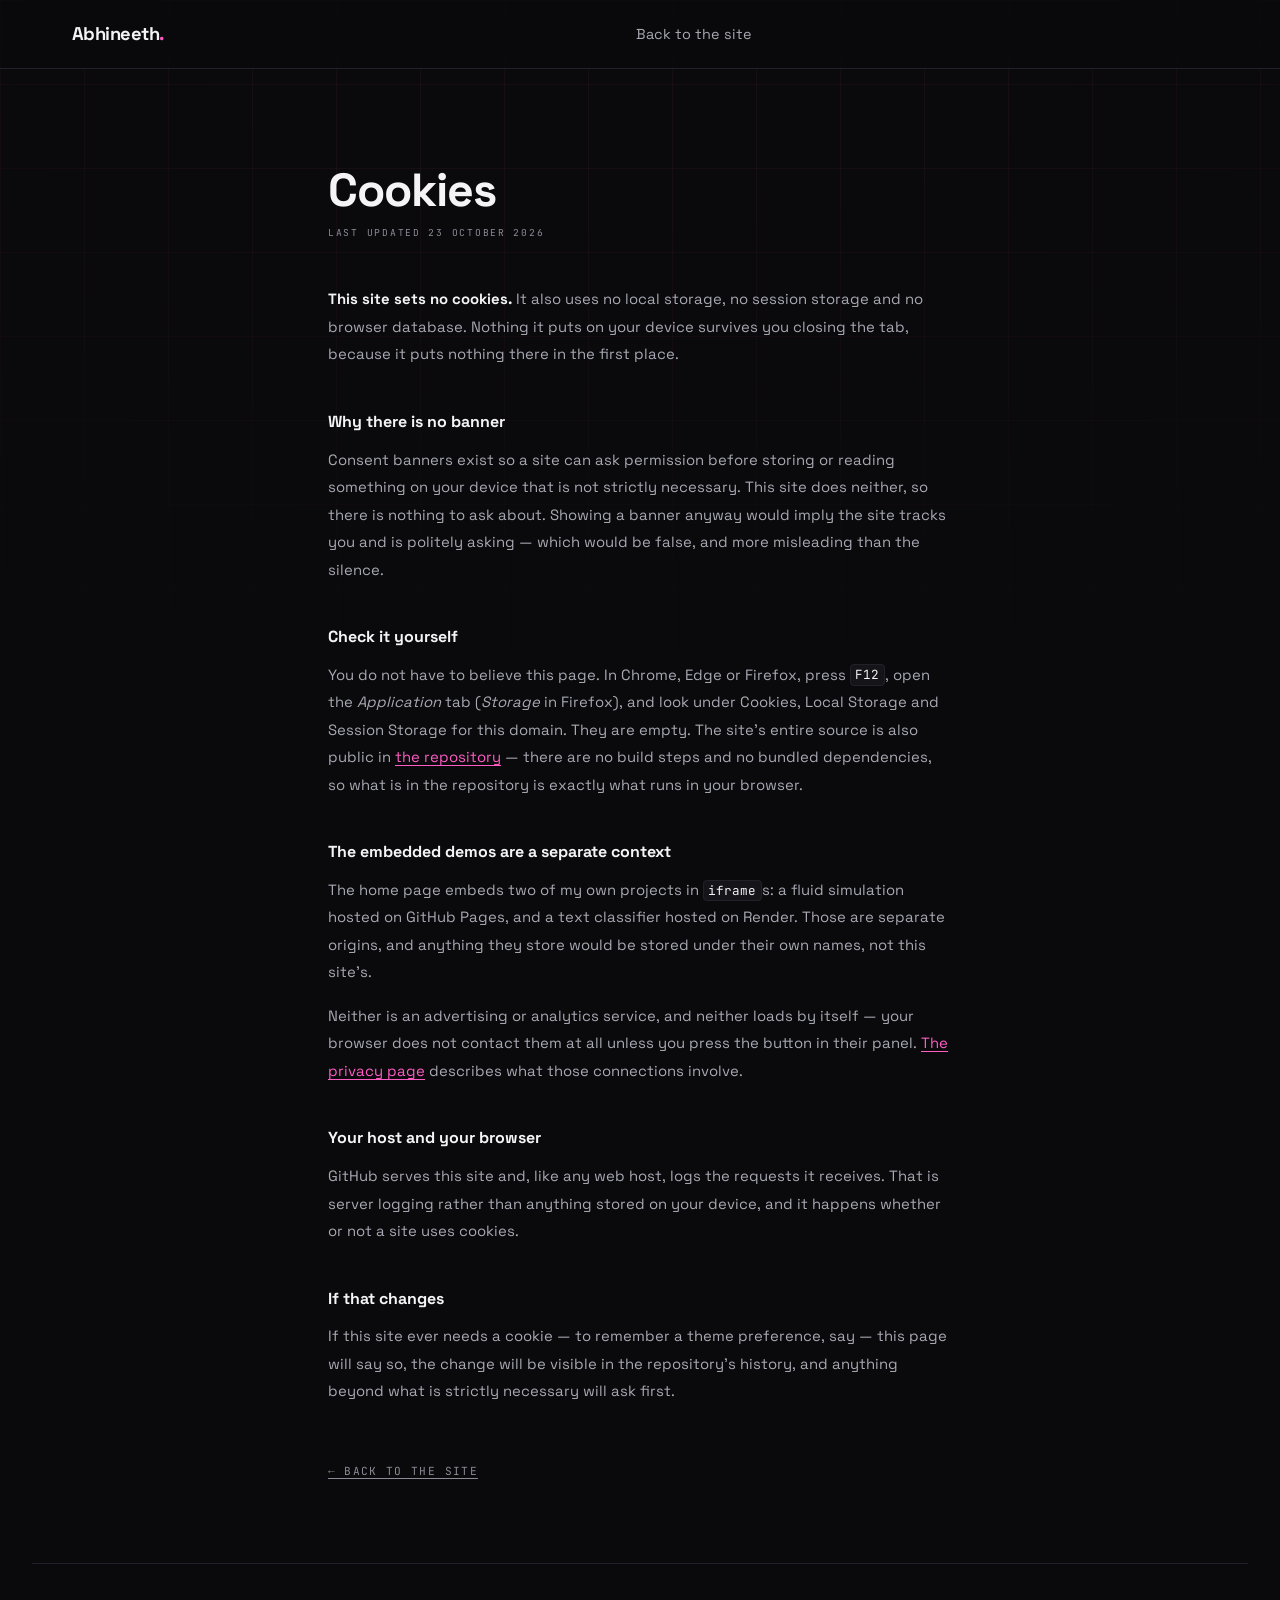
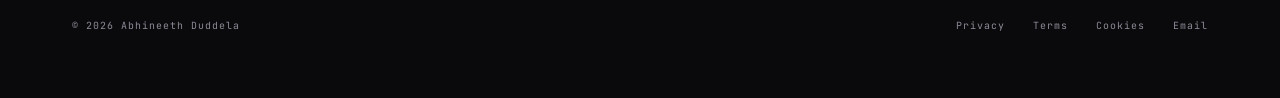
<file: cookies.html>
<!doctype html>
<html lang="en">
<head>
<meta charset="utf-8">
<meta name="viewport" content="width=device-width, initial-scale=1">
<title>Cookies — Abhineeth Duddela</title>
<meta name="description" content="This site sets no cookies. How to verify that, and why there is no consent banner.">
<link rel="canonical" href="https://abho7.github.io/portfolio-site/cookies.html">
<link rel="icon" href="favicon.ico" sizes="32x32">
<link rel="icon" href="favicon.svg" type="image/svg+xml">
<link rel="apple-touch-icon" href="apple-touch-icon.png">
<meta name="theme-color" content="#0a0a0c">

<!-- Link previews. Without these a pasted URL renders as bare text in
     LinkedIn, Slack and iMessage. og.png is generated from __og.html by the
     same stylesheet this page uses, so the card cannot drift from the site. -->
<meta property="og:type" content="website">
<meta property="og:site_name" content="Abhineeth Duddela">
<meta property="og:url" content="https://abho7.github.io/portfolio-site/cookies.html">
<meta property="og:title" content="Cookies — Abhineeth Duddela">
<meta property="og:description" content="This site sets no cookies. How to verify that, and why there is no consent banner.">
<meta property="og:image" content="https://abho7.github.io/portfolio-site/og.png">
<meta property="og:image:width" content="1200">
<meta property="og:image:height" content="630">
<meta property="og:image:alt" content="Abhineeth Duddela - Distributed systems, proven under fire.">
<meta name="twitter:card" content="summary_large_image">
<meta name="twitter:title" content="Cookies — Abhineeth Duddela">
<meta name="twitter:description" content="This site sets no cookies. How to verify that, and why there is no consent banner.">
<meta name="twitter:image" content="https://abho7.github.io/portfolio-site/og.png">
<link rel="stylesheet" href="styles.css">
</head>
<body>

<a class="skip-link" href="#main">Skip to content</a>

<div class="rail">
  <div class="rail-in">
    <a class="brand" href="index.html">Abhineeth<i>.</i></a>
    <nav><a href="index.html">Back to the site</a></nav>
  </div>
</div>

<main id="main" class="wrap legal">
  <h1>Cookies</h1>
  <p class="updated">Last updated 23 October 2026</p>

  <p>
    <strong>This site sets no cookies.</strong> It also uses no local storage, no session storage
    and no browser database. Nothing it puts on your device survives you closing the tab, because
    it puts nothing there in the first place.
  </p>

  <h2>Why there is no banner</h2>
  <p>
    Consent banners exist so a site can ask permission before storing or reading something on your
    device that is not strictly necessary. This site does neither, so there is nothing to ask
    about. Showing a banner anyway would imply the site tracks you and is politely asking — which
    would be false, and more misleading than the silence.
  </p>

  <h2>Check it yourself</h2>
  <p>
    You do not have to believe this page. In Chrome, Edge or Firefox, press <kbd>F12</kbd>, open
    the <em>Application</em> tab (<em>Storage</em> in Firefox), and look under Cookies, Local
    Storage and Session Storage for this domain. They are empty. The site's entire source is also
    public in
    <a href="https://github.com/abho7/portfolio-site" target="_blank" rel="noopener">the repository</a> —
    there are no build steps and no bundled dependencies, so what is in the repository is exactly
    what runs in your browser.
  </p>

  <h2>The embedded demos are a separate context</h2>
  <p>
    The home page embeds two of my own projects in <code>iframe</code>s: a fluid simulation hosted
    on GitHub Pages, and a text classifier hosted on Render. Those are separate origins, and
    anything they store would be stored under their own names, not this site's.
  </p>
  <p>
    Neither is an advertising or analytics service, and neither loads by itself — your browser
    does not contact them at all unless you press the button in their panel.
    <a href="privacy.html">The privacy page</a> describes what those connections involve.
  </p>

  <h2>Your host and your browser</h2>
  <p>
    GitHub serves this site and, like any web host, logs the requests it receives. That is server
    logging rather than anything stored on your device, and it happens whether or not a site uses
    cookies.
  </p>

  <h2>If that changes</h2>
  <p>
    If this site ever needs a cookie — to remember a theme preference, say — this page will say so,
    the change will be visible in the repository's history, and anything beyond what is strictly
    necessary will ask first.
  </p>

  <p><a class="back" href="index.html">← Back to the site</a></p>
</main>

<footer class="wrap">
  <div class="row">
    <span>© 2026 Abhineeth Duddela</span>
    <span class="right">
      <a href="privacy.html">Privacy</a>
      <a href="terms.html">Terms</a>
      <a href="cookies.html">Cookies</a>
      <a href="mailto:abhineeth78@gmail.com">Email</a>
    </span>
  </div>
</footer>

</body>
</html>
</file>
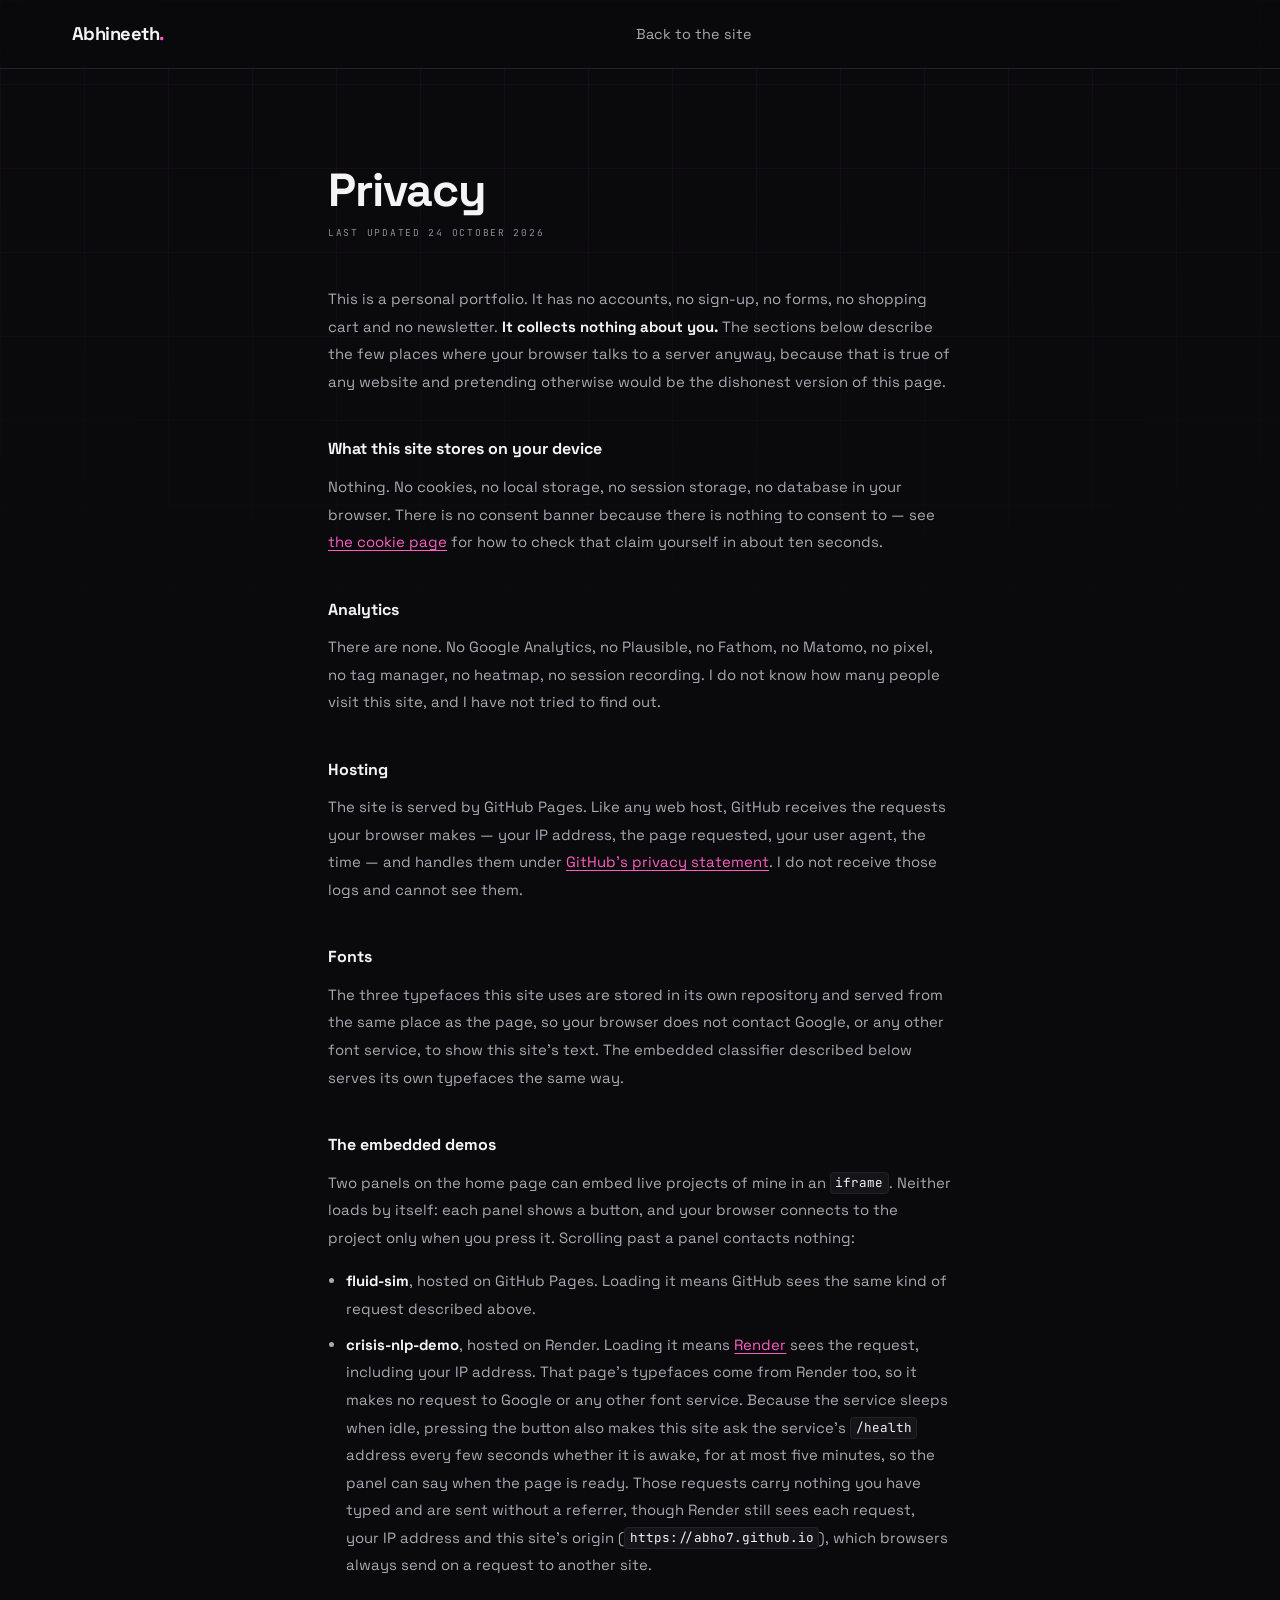
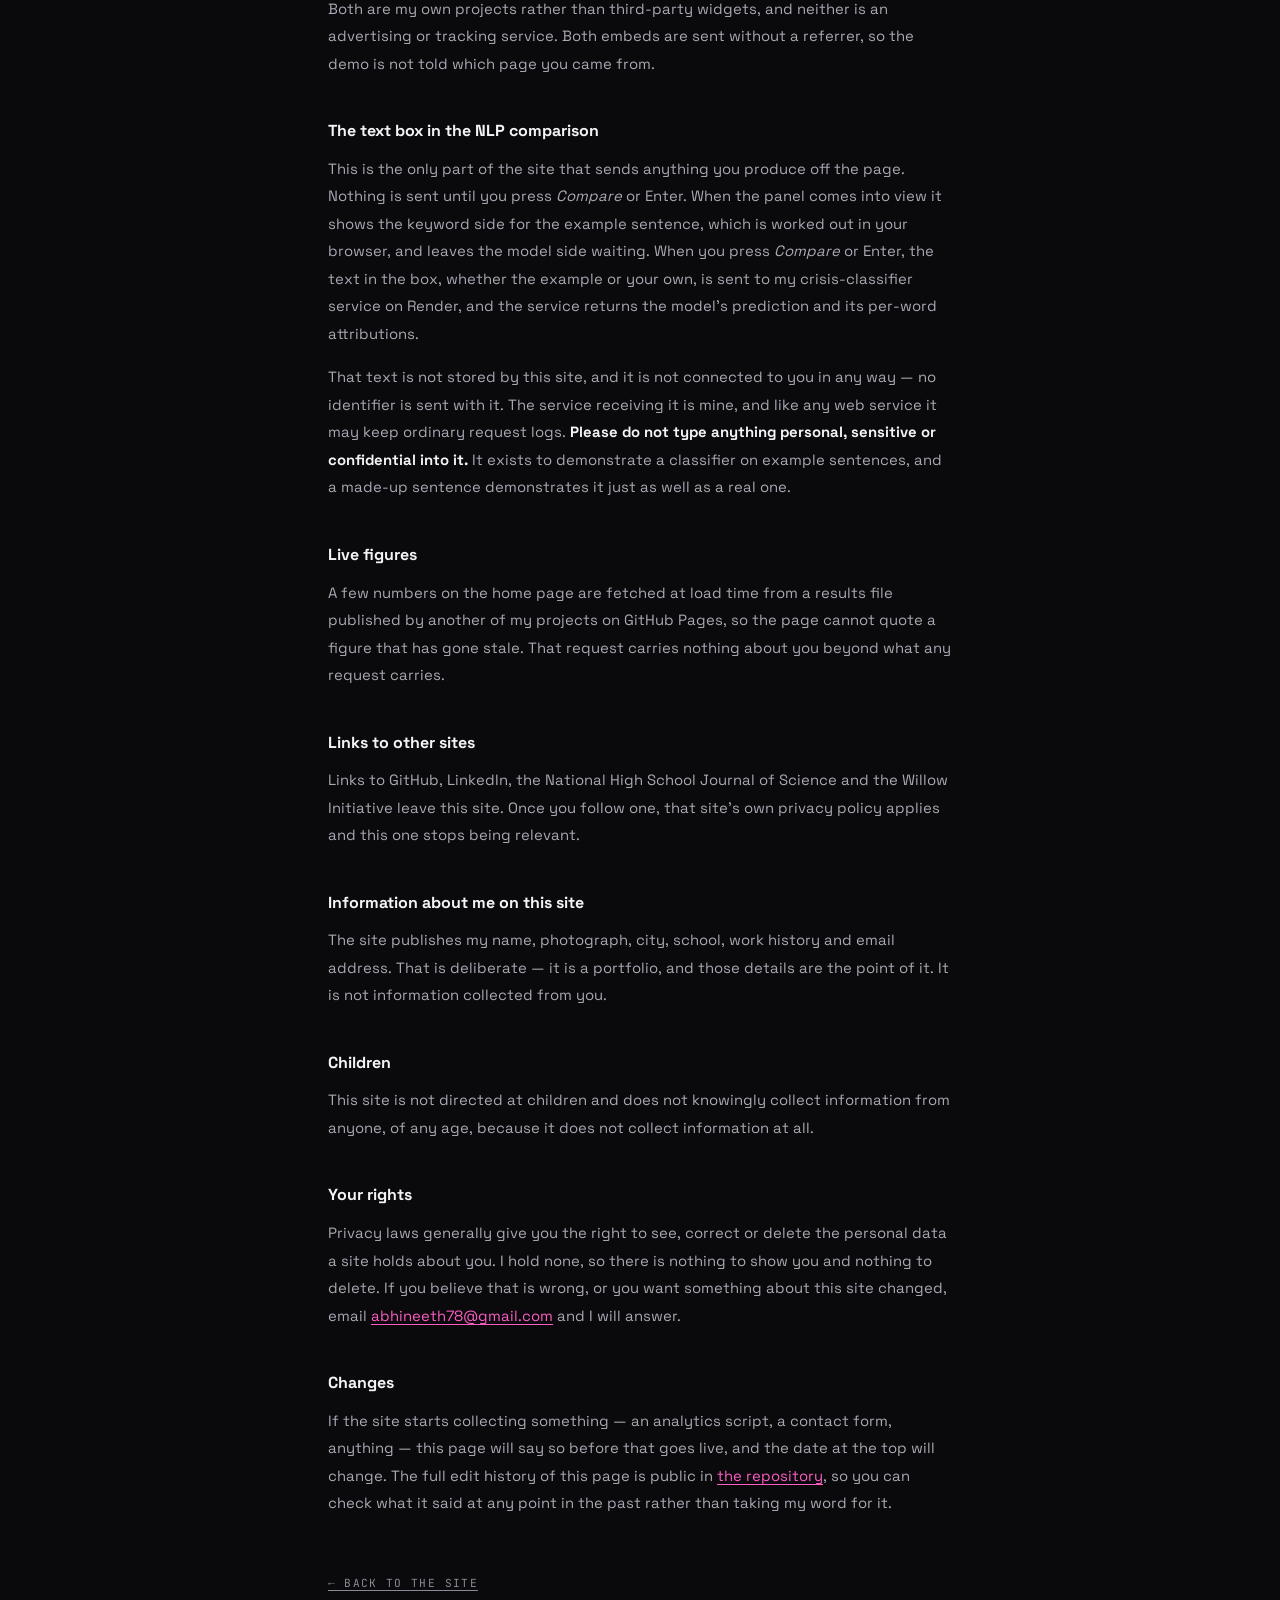
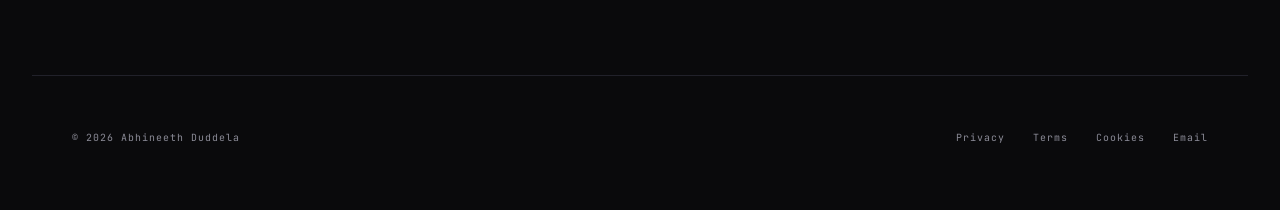
<file: privacy.html>
<!doctype html>
<html lang="en">
<head>
<meta charset="utf-8">
<meta name="viewport" content="width=device-width, initial-scale=1">
<title>Privacy — Abhineeth Duddela</title>
<meta name="description" content="What this site collects, which is nothing, and the few places a visitor's browser connects elsewhere.">
<link rel="canonical" href="https://abho7.github.io/portfolio-site/privacy.html">
<link rel="icon" href="favicon.ico" sizes="32x32">
<link rel="icon" href="favicon.svg" type="image/svg+xml">
<link rel="apple-touch-icon" href="apple-touch-icon.png">
<meta name="theme-color" content="#0a0a0c">

<!-- Link previews. Without these a pasted URL renders as bare text in
     LinkedIn, Slack and iMessage. og.png is generated from __og.html by the
     same stylesheet this page uses, so the card cannot drift from the site. -->
<meta property="og:type" content="website">
<meta property="og:site_name" content="Abhineeth Duddela">
<meta property="og:url" content="https://abho7.github.io/portfolio-site/privacy.html">
<meta property="og:title" content="Privacy — Abhineeth Duddela">
<meta property="og:description" content="What this site collects, which is nothing, and the few places a visitor's browser connects elsewhere.">
<meta property="og:image" content="https://abho7.github.io/portfolio-site/og.png">
<meta property="og:image:width" content="1200">
<meta property="og:image:height" content="630">
<meta property="og:image:alt" content="Abhineeth Duddela - Distributed systems, proven under fire.">
<meta name="twitter:card" content="summary_large_image">
<meta name="twitter:title" content="Privacy — Abhineeth Duddela">
<meta name="twitter:description" content="What this site collects, which is nothing, and the few places a visitor's browser connects elsewhere.">
<meta name="twitter:image" content="https://abho7.github.io/portfolio-site/og.png">
<link rel="stylesheet" href="styles.css">
</head>
<body>

<a class="skip-link" href="#main">Skip to content</a>

<div class="rail">
  <div class="rail-in">
    <a class="brand" href="index.html">Abhineeth<i>.</i></a>
    <nav><a href="index.html">Back to the site</a></nav>
  </div>
</div>

<main id="main" class="wrap legal">
  <h1>Privacy</h1>
  <p class="updated">Last updated 24 October 2026</p>

  <p>
    This is a personal portfolio. It has no accounts, no sign-up, no forms, no shopping cart and
    no newsletter. <strong>It collects nothing about you.</strong> The sections below describe the
    few places where your browser talks to a server anyway, because that is true of any website
    and pretending otherwise would be the dishonest version of this page.
  </p>

  <h2>What this site stores on your device</h2>
  <p>
    Nothing. No cookies, no local storage, no session storage, no database in your browser. There
    is no consent banner because there is nothing to consent to — see
    <a href="cookies.html">the cookie page</a> for how to check that claim yourself in about ten
    seconds.
  </p>

  <h2>Analytics</h2>
  <p>
    There are none. No Google Analytics, no Plausible, no Fathom, no Matomo, no pixel, no tag
    manager, no heatmap, no session recording. I do not know how many people visit this site, and
    I have not tried to find out.
  </p>

  <h2>Hosting</h2>
  <p>
    The site is served by GitHub Pages. Like any web host, GitHub receives the requests your
    browser makes — your IP address, the page requested, your user agent, the time — and handles
    them under
    <a href="https://docs.github.com/en/site-policy/privacy-policies/github-privacy-statement" target="_blank" rel="noopener">GitHub's privacy statement</a>.
    I do not receive those logs and cannot see them.
  </p>

  <h2>Fonts</h2>
  <p>
    The three typefaces this site uses are stored in its own repository and served from the same
    place as the page, so your browser does not contact Google, or any other font service, to show
    this site's text. The embedded classifier described below serves its own typefaces the same
    way.
  </p>

  <h2>The embedded demos</h2>
  <p>
    Two panels on the home page can embed live projects of mine in an <code>iframe</code>. Neither
    loads by itself: each panel shows a button, and your browser connects to the project only when
    you press it. Scrolling past a panel contacts nothing:
  </p>
  <ul>
    <li>
      <strong>fluid-sim</strong>, hosted on GitHub Pages. Loading it means GitHub sees the same
      kind of request described above.
    </li>
    <li>
      <strong>crisis-nlp-demo</strong>, hosted on Render. Loading it means
      <a href="https://render.com/privacy" target="_blank" rel="noopener">Render</a> sees the
      request, including your IP address. That page's typefaces come from Render too, so it
      makes no request to Google or any other font service. Because the service sleeps when
      idle, pressing the button also makes this site ask the service's <code>/health</code>
      address every few seconds whether it is awake, for at most five minutes, so the panel
      can say when the page is ready. Those requests carry nothing you have typed and are
      sent without a referrer, though Render still sees each request, your IP address and
      this site's origin (<code>https://abho7.github.io</code>), which browsers always send
      on a request to another site.
    </li>
  </ul>
  <p>
    Both are my own projects rather than third-party widgets, and neither is an advertising or
    tracking service. Both embeds are sent without a referrer, so the demo is not told which page
    you came from.
  </p>

  <h2>The text box in the NLP comparison</h2>
  <p>
    This is the only part of the site that sends anything you produce off the page. Nothing is
    sent until you press <em>Compare</em> or Enter. When the panel comes into view it shows the
    keyword side for the example sentence, which is worked out in your browser, and leaves the
    model side waiting. When you press <em>Compare</em> or Enter, the text in the box, whether the
    example or your own, is sent to my crisis-classifier service on Render, and the service
    returns the model's prediction and its per-word attributions.
  </p>
  <p>
    That text is not stored by this site, and it is not connected to you in any way — no
    identifier is sent with it. The service receiving it is mine, and like any web service it may
    keep ordinary request logs. <strong>Please do not type anything personal, sensitive or
    confidential into it.</strong> It exists to demonstrate a classifier on example sentences, and
    a made-up sentence demonstrates it just as well as a real one.
  </p>

  <h2>Live figures</h2>
  <p>
    A few numbers on the home page are fetched at load time from a results file published by
    another of my projects on GitHub Pages, so the page cannot quote a figure that has gone stale.
    That request carries nothing about you beyond what any request carries.
  </p>

  <h2>Links to other sites</h2>
  <p>
    Links to GitHub, LinkedIn, the National High School Journal of Science and the Willow
    Initiative leave this site. Once you follow one, that site's own privacy policy applies and
    this one stops being relevant.
  </p>

  <h2>Information about me on this site</h2>
  <p>
    The site publishes my name, photograph, city, school, work history and email address. That is
    deliberate — it is a portfolio, and those details are the point of it. It is not information
    collected from you.
  </p>

  <h2>Children</h2>
  <p>
    This site is not directed at children and does not knowingly collect information from anyone,
    of any age, because it does not collect information at all.
  </p>

  <h2>Your rights</h2>
  <p>
    Privacy laws generally give you the right to see, correct or delete the personal data a site
    holds about you. I hold none, so there is nothing to show you and nothing to delete. If you
    believe that is wrong, or you want something about this site changed, email
    <a href="mailto:abhineeth78@gmail.com">abhineeth78@gmail.com</a> and I will answer.
  </p>

  <h2>Changes</h2>
  <p>
    If the site starts collecting something — an analytics script, a contact form, anything — this
    page will say so before that goes live, and the date at the top will change. The full edit
    history of this page is public in
    <a href="https://github.com/abho7/portfolio-site" target="_blank" rel="noopener">the repository</a>,
    so you can check what it said at any point in the past rather than taking my word for it.
  </p>

  <p><a class="back" href="index.html">← Back to the site</a></p>
</main>

<footer class="wrap">
  <div class="row">
    <span>© 2026 Abhineeth Duddela</span>
    <span class="right">
      <a href="privacy.html">Privacy</a>
      <a href="terms.html">Terms</a>
      <a href="cookies.html">Cookies</a>
      <a href="mailto:abhineeth78@gmail.com">Email</a>
    </span>
  </div>
</footer>

</body>
</html>
</file>
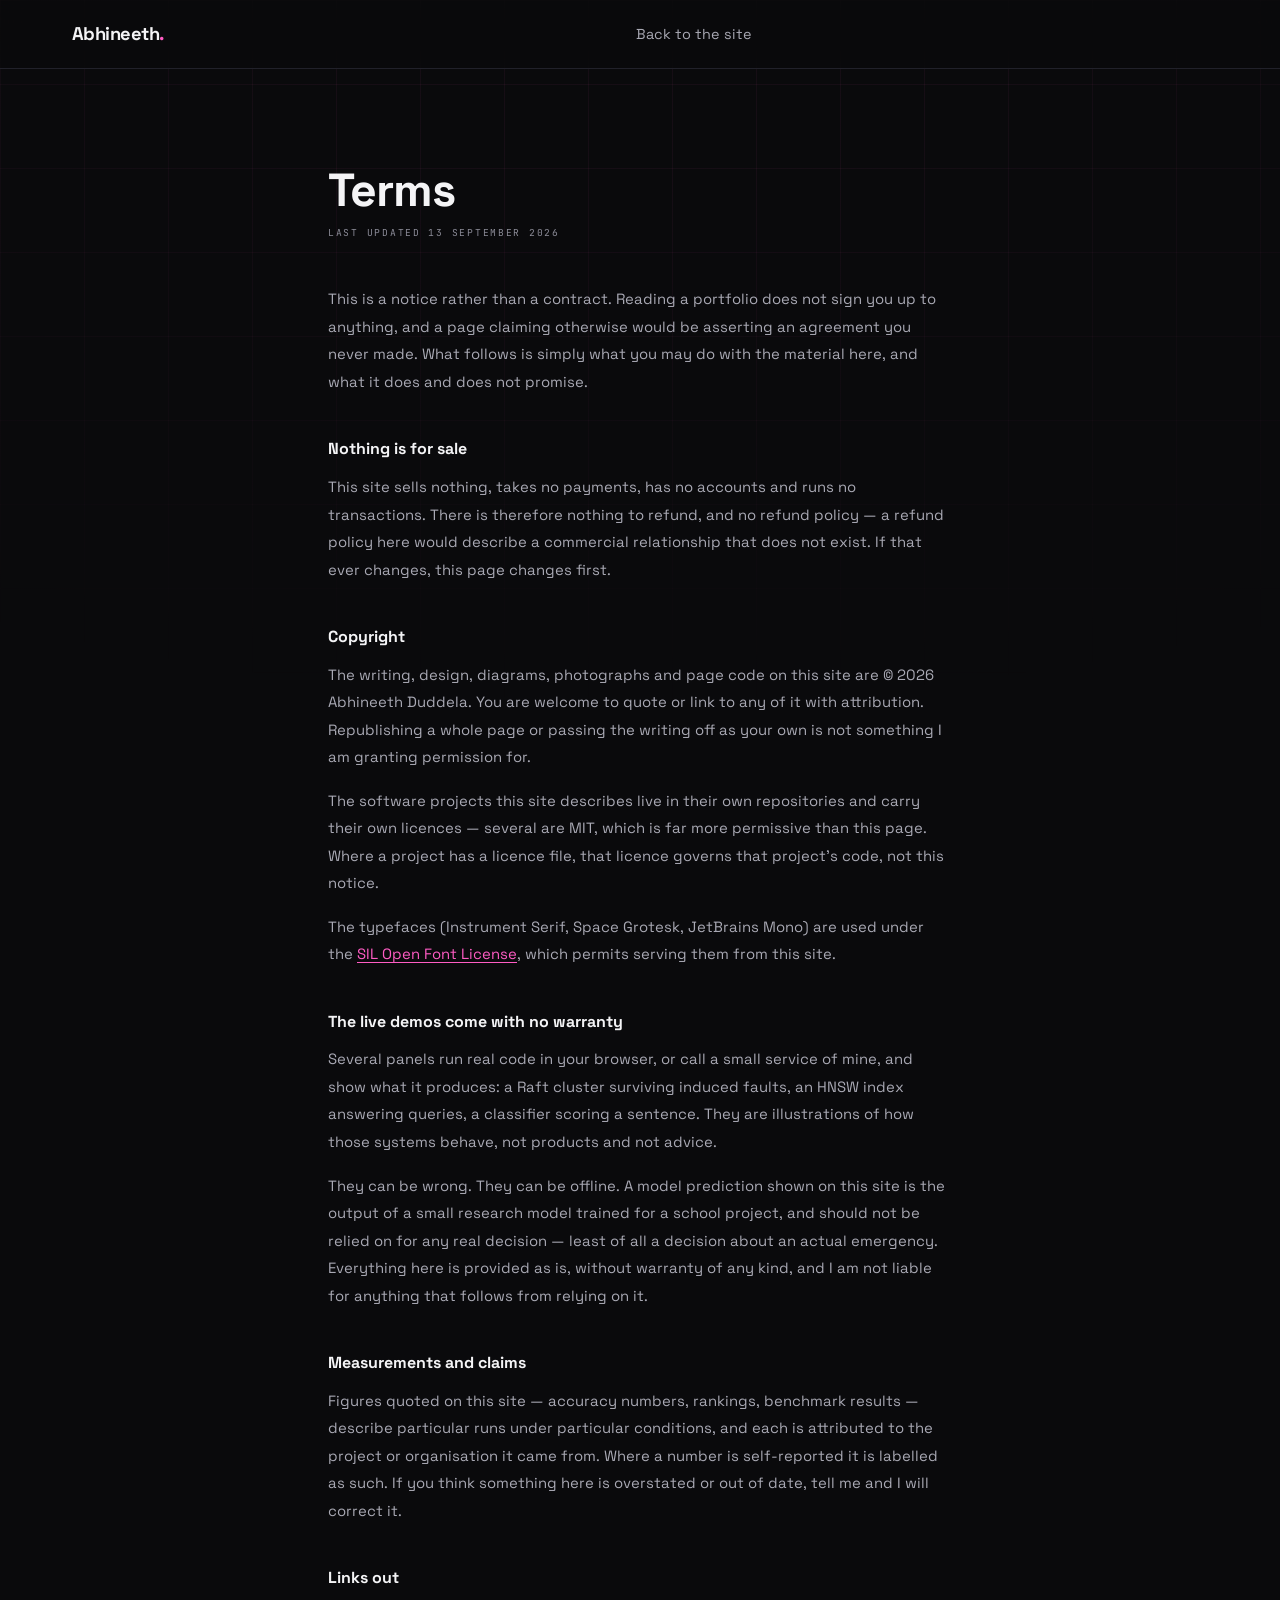
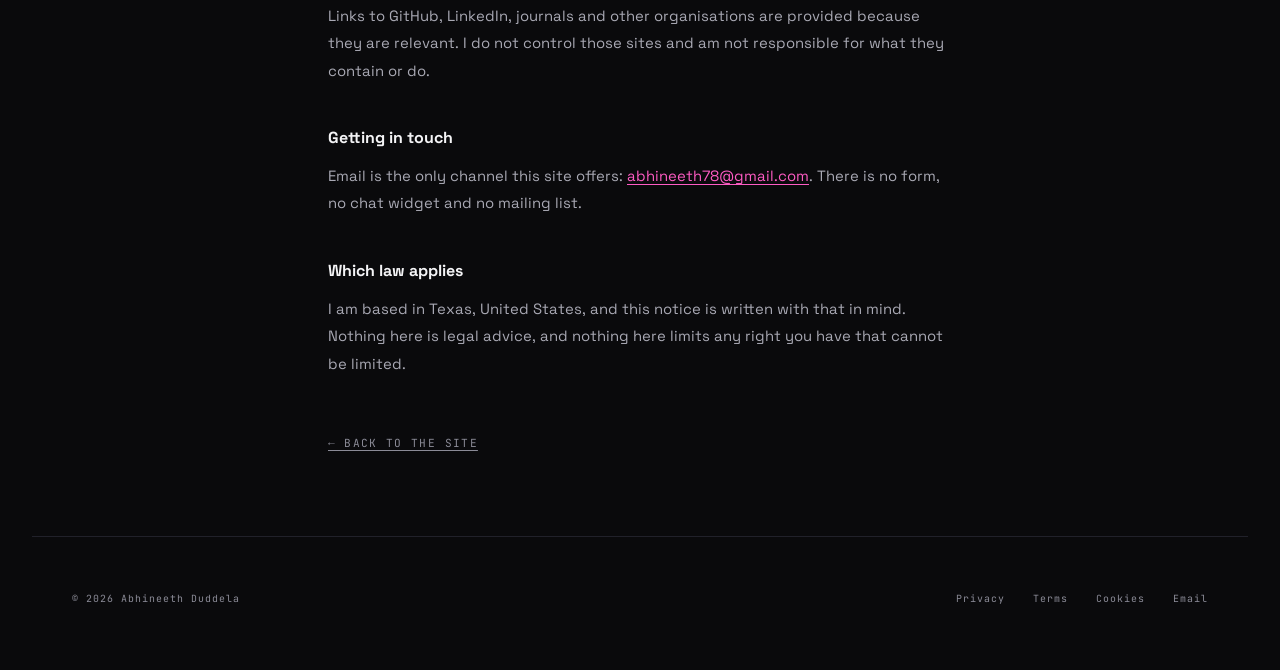
<file: terms.html>
<!doctype html>
<html lang="en">
<head>
<meta charset="utf-8">
<meta name="viewport" content="width=device-width, initial-scale=1">
<title>Terms — Abhineeth Duddela</title>
<meta name="description" content="What you may do with the material on this site, and what it does and does not promise.">
<link rel="canonical" href="https://abho7.github.io/portfolio-site/terms.html">
<link rel="icon" href="favicon.ico" sizes="32x32">
<link rel="icon" href="favicon.svg" type="image/svg+xml">
<link rel="apple-touch-icon" href="apple-touch-icon.png">
<meta name="theme-color" content="#0a0a0c">

<!-- Link previews. Without these a pasted URL renders as bare text in
     LinkedIn, Slack and iMessage. og.png is generated from __og.html by the
     same stylesheet this page uses, so the card cannot drift from the site. -->
<meta property="og:type" content="website">
<meta property="og:site_name" content="Abhineeth Duddela">
<meta property="og:url" content="https://abho7.github.io/portfolio-site/terms.html">
<meta property="og:title" content="Terms — Abhineeth Duddela">
<meta property="og:description" content="What you may do with the material on this site, and what it does and does not promise.">
<meta property="og:image" content="https://abho7.github.io/portfolio-site/og.png">
<meta property="og:image:width" content="1200">
<meta property="og:image:height" content="630">
<meta property="og:image:alt" content="Abhineeth Duddela - Distributed systems, proven under fire.">
<meta name="twitter:card" content="summary_large_image">
<meta name="twitter:title" content="Terms — Abhineeth Duddela">
<meta name="twitter:description" content="What you may do with the material on this site, and what it does and does not promise.">
<meta name="twitter:image" content="https://abho7.github.io/portfolio-site/og.png">
<link rel="stylesheet" href="styles.css">
</head>
<body>

<a class="skip-link" href="#main">Skip to content</a>

<div class="rail">
  <div class="rail-in">
    <a class="brand" href="index.html">Abhineeth<i>.</i></a>
    <nav><a href="index.html">Back to the site</a></nav>
  </div>
</div>

<main id="main" class="wrap legal">
  <h1>Terms</h1>
  <p class="updated">Last updated 13 September 2026</p>

  <p>
    This is a notice rather than a contract. Reading a portfolio does not sign you up to anything,
    and a page claiming otherwise would be asserting an agreement you never made. What follows is
    simply what you may do with the material here, and what it does and does not promise.
  </p>

  <h2>Nothing is for sale</h2>
  <p>
    This site sells nothing, takes no payments, has no accounts and runs no transactions. There is
    therefore nothing to refund, and no refund policy — a refund policy here would describe a
    commercial relationship that does not exist. If that ever changes, this page changes first.
  </p>

  <h2>Copyright</h2>
  <p>
    The writing, design, diagrams, photographs and page code on this site are © 2026 Abhineeth
    Duddela. You are welcome to quote or link to any of it with attribution. Republishing a whole
    page or passing the writing off as your own is not something I am granting permission for.
  </p>
  <p>
    The software projects this site describes live in their own repositories and carry their own
    licences — several are MIT, which is far more permissive than this page. Where a project has a
    licence file, that licence governs that project's code, not this notice.
  </p>
  <p>
    The typefaces (Instrument Serif, Space Grotesk, JetBrains Mono) are used under the
    <a href="https://openfontlicense.org/" target="_blank" rel="noopener">SIL Open Font License</a>,
    which permits serving them from this site.
  </p>

  <h2>The live demos come with no warranty</h2>
  <p>
    Several panels run real code in your browser, or call a small service of mine, and show what it
    produces: a Raft cluster surviving induced faults, an HNSW index answering queries, a
    classifier scoring a sentence. They are illustrations of how those systems behave, not
    products and not advice.
  </p>
  <p>
    They can be wrong. They can be offline. A model prediction shown on this site is the output of
    a small research model trained for a school project, and should not be relied on for any real
    decision — least of all a decision about an actual emergency. Everything here is provided as
    is, without warranty of any kind, and I am not liable for anything that follows from relying
    on it.
  </p>

  <h2>Measurements and claims</h2>
  <p>
    Figures quoted on this site — accuracy numbers, rankings, benchmark results — describe
    particular runs under particular conditions, and each is attributed to the project or
    organisation it came from. Where a number is self-reported it is labelled as such. If you
    think something here is overstated or out of date, tell me and I will correct it.
  </p>

  <h2>Links out</h2>
  <p>
    Links to GitHub, LinkedIn, journals and other organisations are provided because they are
    relevant. I do not control those sites and am not responsible for what they contain or do.
  </p>

  <h2>Getting in touch</h2>
  <p>
    Email is the only channel this site offers:
    <a href="mailto:abhineeth78@gmail.com">abhineeth78@gmail.com</a>. There is no form, no chat
    widget and no mailing list.
  </p>

  <h2>Which law applies</h2>
  <p>
    I am based in Texas, United States, and this notice is written with that in mind. Nothing here
    is legal advice, and nothing here limits any right you have that cannot be limited.
  </p>

  <p><a class="back" href="index.html">← Back to the site</a></p>
</main>

<footer class="wrap">
  <div class="row">
    <span>© 2026 Abhineeth Duddela</span>
    <span class="right">
      <a href="privacy.html">Privacy</a>
      <a href="terms.html">Terms</a>
      <a href="cookies.html">Cookies</a>
      <a href="mailto:abhineeth78@gmail.com">Email</a>
    </span>
  </div>
</footer>

</body>
</html>
</file>
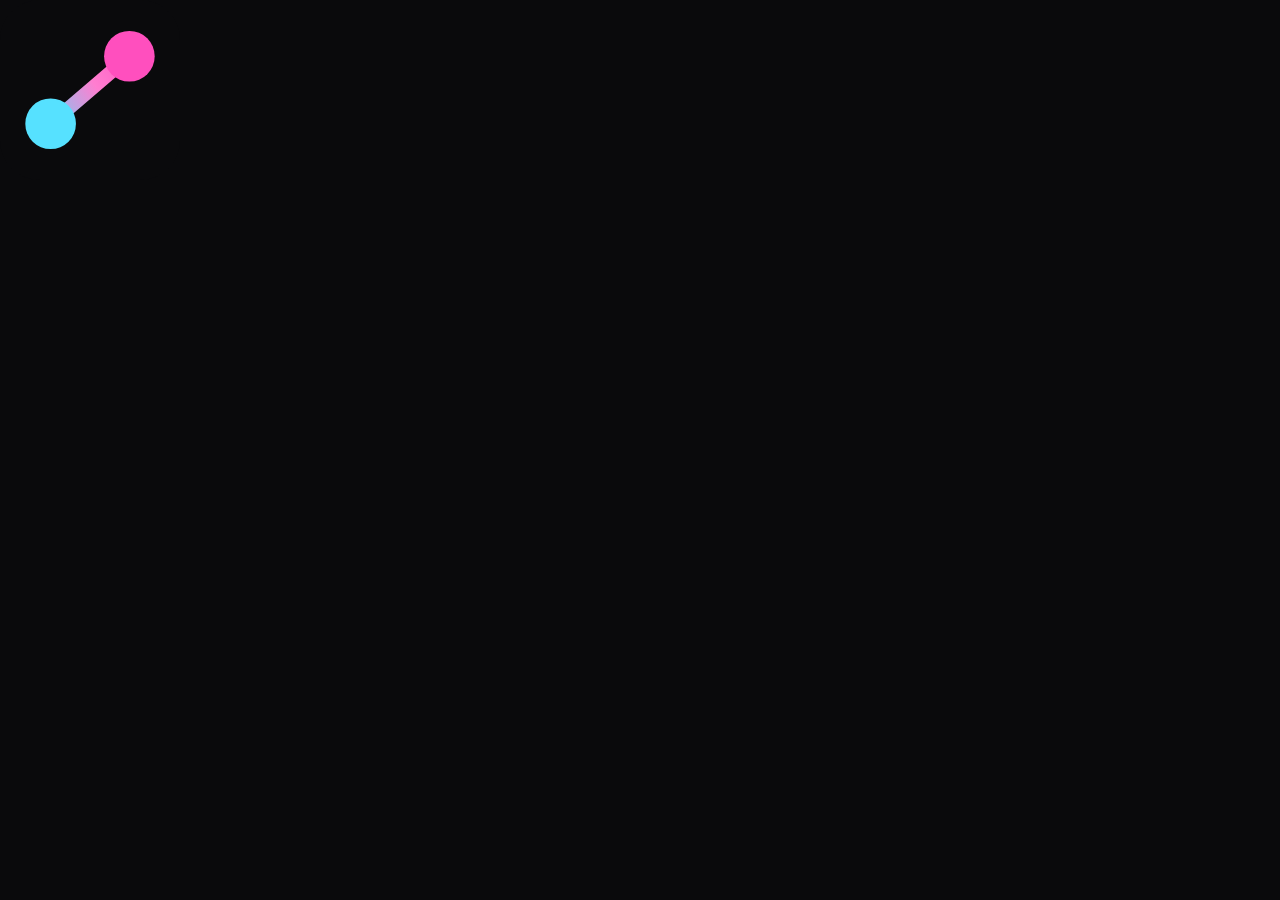
<file: tools/icon.html>
<!doctype html>
<!-- Rasterises favicon.svg at 180x180 for apple-touch-icon.png and favicon.ico,
     which cannot be SVG.

       chrome --headless=new --window-size=180,180
              --screenshot=apple-touch-icon.png tools/icon.html

     then, for the .ico, downsample that PNG to 16, 32 and 48 px in one file:

       python -c "from PIL import Image; im=Image.open('apple-touch-icon.png'); \
         im.resize((48,48), Image.LANCZOS).save('favicon.ico', \
         sizes=[(16,16),(32,32),(48,48)])"

     Check the 16px rendering before shipping it -- that is the size it is
     actually seen at, and detail that survives at 180 disappears there. --><html><head><meta charset="utf-8">
<style>html,body{margin:0;width:180px;height:180px;overflow:hidden;background:#0a0a0c}
img{width:180px;height:180px;display:block}</style></head>
<body><img src="../favicon.svg" alt=""></body></html>
</file>
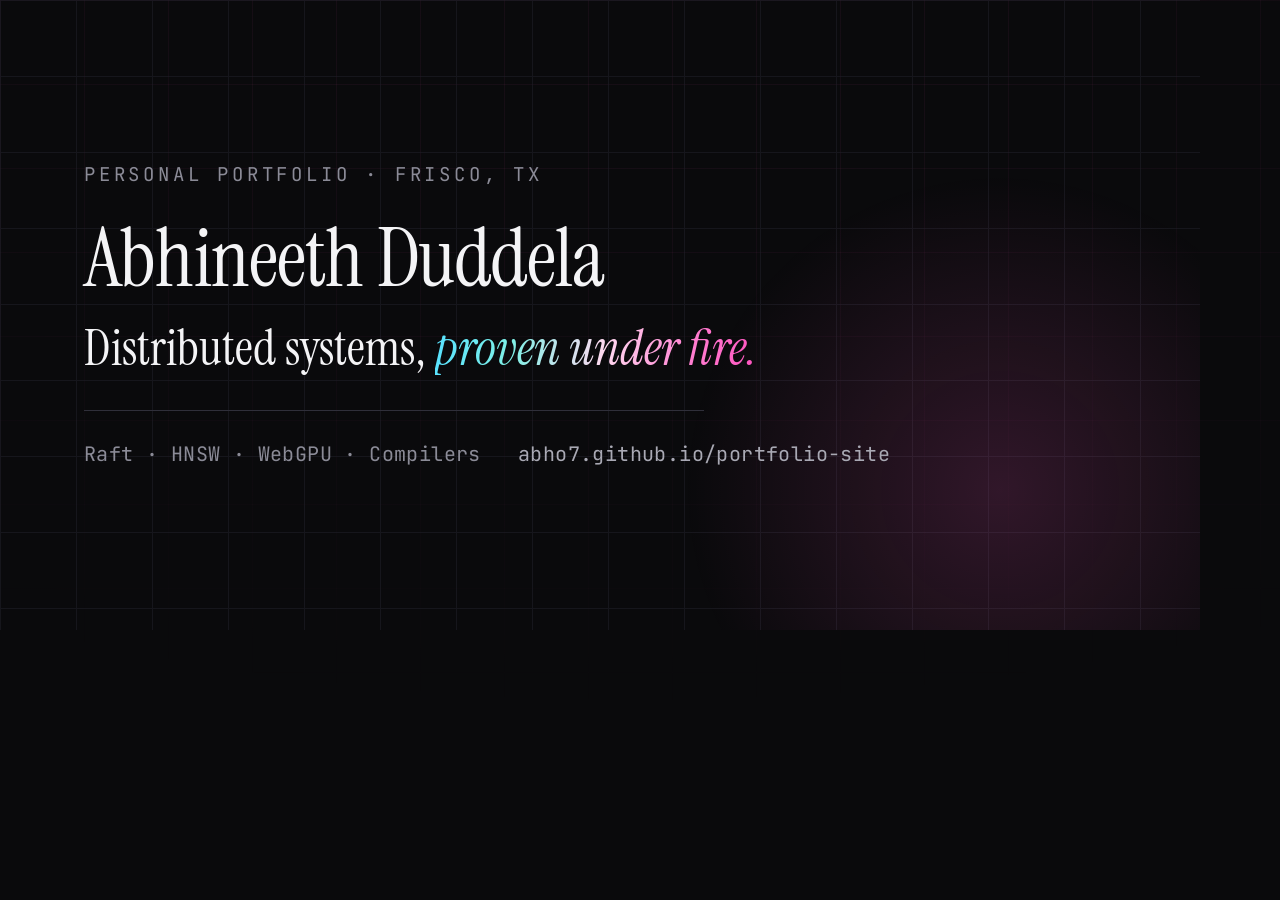
<file: tools/og-card.html>
<!doctype html>
<!-- Source for og.png, the link-preview card.

     Render it at twice the target size and downsample to 1200x630 (Lanczos):

       chrome --headless=new --window-size=1200,630
              --force-device-scale-factor=2 --screenshot=og2x.png
              tools/og-card.html

     Rendering straight at 1x leaves the serif noticeably softer at the size
     LinkedIn shows it, which is why the shipped file is supersampled.

     The card pulls the real stylesheet, so it uses the same faces, palette
     and gradient as the page it advertises and cannot drift from them. -->
<html lang="en"><head><meta charset="utf-8">
<link rel="stylesheet" href="../styles.css">
<style>
  html,body{margin:0;padding:0;width:1200px;height:630px;overflow:hidden}
  body{
    background:var(--page); color:var(--ink);
    display:flex; flex-direction:column; justify-content:center;
    padding:0 84px; box-sizing:border-box; position:relative;
  }
  /* The same faint field the site sits on, drawn statically since the card
     cannot run the canvas. */
  .grid{position:absolute; inset:0;
    background-image:
      repeating-linear-gradient(to right,  var(--line) 0 1px, transparent 1px 76px),
      repeating-linear-gradient(to bottom, var(--line) 0 1px, transparent 1px 76px);
    opacity:.55;}
  .glow{position:absolute; right:-160px; bottom:-220px; width:720px; height:720px;
    background:radial-gradient(circle, rgba(var(--accent-rgb),.16) 0%, transparent 62%);}
  .in{position:relative}
  .eyebrow{font-family:var(--mono); font-size:19px; letter-spacing:.2em;
    text-transform:uppercase; color:var(--label); margin:0 0 26px}
  .name{font-family:var(--serif); font-weight:400; font-size:82px; line-height:1;
    letter-spacing:-.01em; margin:0 0 22px}
  .thesis{font-family:var(--serif); font-weight:400; font-size:50px; line-height:1.1;
    margin:0 0 34px}
  .rule{height:1px; background:var(--line-2); margin:0 0 26px; width:620px}
  .foot{font-family:var(--mono); font-size:20px; color:var(--label); margin:0;
    letter-spacing:.02em}
  .foot b{color:var(--ink-2); font-weight:400}
</style></head>
<body>
  <div class="grid"></div><div class="glow"></div>
  <div class="in">
    <p class="eyebrow">Personal portfolio &middot; Frisco, TX</p>
    <h1 class="name">Abhineeth Duddela</h1>
    <p class="thesis">Distributed systems, <span class="ital">proven under fire.</span></p>
    <div class="rule"></div>
    <p class="foot">Raft &middot; HNSW &middot; WebGPU &middot; Compilers &nbsp;&nbsp;<b>abho7.github.io/portfolio-site</b></p>
  </div>
</body></html>
</file>
<file: styles.css>
/* ---------------------------------------------------------------- fonts
   Self-hosted rather than loaded from Google. Google Fonts serves the
   CSS and the files from its own servers, which means every visitor's IP
   address reaches Google before a single word renders -- the one
   third-party data transfer this site used to make. These blocks are
   Google's own output with the URLs pointed at fonts/ in this repo:
   same families, weights, styles and unicode-range subsets, so text
   renders identically. All three families are SIL Open Font License,
   which permits this. */
/* latin-ext */
@font-face {
  font-family: 'Instrument Serif';
  font-style: italic;
  font-weight: 400;
  font-display: fallback;
  src: url(fonts/jizHRFtNs2ka5fXjeivQ4LroWlx-6zAjgn7MsNo.woff2) format('woff2');
  unicode-range: U+0100-02BA, U+02BD-02C5, U+02C7-02CC, U+02CE-02D7, U+02DD-02FF, U+0304, U+0308, U+0329, U+1D00-1DBF, U+1E00-1E9F, U+1EF2-1EFF, U+2020, U+20A0-20AB, U+20AD-20C0, U+2113, U+2C60-2C7F, U+A720-A7FF;
}
/* latin */
@font-face {
  font-family: 'Instrument Serif';
  font-style: italic;
  font-weight: 400;
  font-display: fallback;
  src: url(fonts/jizHRFtNs2ka5fXjeivQ4LroWlx-6zAjjH7M.woff2) format('woff2');
  unicode-range: U+0000-00FF, U+0131, U+0152-0153, U+02BB-02BC, U+02C6, U+02DA, U+02DC, U+0304, U+0308, U+0329, U+2000-206F, U+20AC, U+2122, U+2191, U+2193, U+2212, U+2215, U+FEFF, U+FFFD;
}
/* latin-ext */
@font-face {
  font-family: 'Instrument Serif';
  font-style: normal;
  font-weight: 400;
  font-display: fallback;
  src: url(fonts/jizBRFtNs2ka5fXjeivQ4LroWlx-6zsTjmbI.woff2) format('woff2');
  unicode-range: U+0100-02BA, U+02BD-02C5, U+02C7-02CC, U+02CE-02D7, U+02DD-02FF, U+0304, U+0308, U+0329, U+1D00-1DBF, U+1E00-1E9F, U+1EF2-1EFF, U+2020, U+20A0-20AB, U+20AD-20C0, U+2113, U+2C60-2C7F, U+A720-A7FF;
}
/* latin */
@font-face {
  font-family: 'Instrument Serif';
  font-style: normal;
  font-weight: 400;
  font-display: fallback;
  src: url(fonts/jizBRFtNs2ka5fXjeivQ4LroWlx-6zUTjg.woff2) format('woff2');
  unicode-range: U+0000-00FF, U+0131, U+0152-0153, U+02BB-02BC, U+02C6, U+02DA, U+02DC, U+0304, U+0308, U+0329, U+2000-206F, U+20AC, U+2122, U+2191, U+2193, U+2212, U+2215, U+FEFF, U+FFFD;
}
/* cyrillic-ext */
@font-face {
  font-family: 'JetBrains Mono';
  font-style: normal;
  font-weight: 400;
  font-display: fallback;
  src: url(fonts/tDbv2o-flEEny0FZhsfKu5WU4zr3E_BX0PnT8RD8yKwBNntkaToggR7BYRbKPx3cwhsk.woff2) format('woff2');
  unicode-range: U+0460-052F, U+1C80-1C8A, U+20B4, U+2DE0-2DFF, U+A640-A69F, U+FE2E-FE2F;
}
/* cyrillic */
@font-face {
  font-family: 'JetBrains Mono';
  font-style: normal;
  font-weight: 400;
  font-display: fallback;
  src: url(fonts/tDbv2o-flEEny0FZhsfKu5WU4zr3E_BX0PnT8RD8yKwBNntkaToggR7BYRbKPxTcwhsk.woff2) format('woff2');
  unicode-range: U+0301, U+0400-045F, U+0490-0491, U+04B0-04B1, U+2116;
}
/* greek */
@font-face {
  font-family: 'JetBrains Mono';
  font-style: normal;
  font-weight: 400;
  font-display: fallback;
  src: url(fonts/tDbv2o-flEEny0FZhsfKu5WU4zr3E_BX0PnT8RD8yKwBNntkaToggR7BYRbKPxPcwhsk.woff2) format('woff2');
  unicode-range: U+0370-0377, U+037A-037F, U+0384-038A, U+038C, U+038E-03A1, U+03A3-03FF;
}
/* vietnamese */
@font-face {
  font-family: 'JetBrains Mono';
  font-style: normal;
  font-weight: 400;
  font-display: fallback;
  src: url(fonts/tDbv2o-flEEny0FZhsfKu5WU4zr3E_BX0PnT8RD8yKwBNntkaToggR7BYRbKPx_cwhsk.woff2) format('woff2');
  unicode-range: U+0102-0103, U+0110-0111, U+0128-0129, U+0168-0169, U+01A0-01A1, U+01AF-01B0, U+0300-0301, U+0303-0304, U+0308-0309, U+0323, U+0329, U+1EA0-1EF9, U+20AB;
}
/* latin-ext */
@font-face {
  font-family: 'JetBrains Mono';
  font-style: normal;
  font-weight: 400;
  font-display: fallback;
  src: url(fonts/tDbv2o-flEEny0FZhsfKu5WU4zr3E_BX0PnT8RD8yKwBNntkaToggR7BYRbKPx7cwhsk.woff2) format('woff2');
  unicode-range: U+0100-02BA, U+02BD-02C5, U+02C7-02CC, U+02CE-02D7, U+02DD-02FF, U+0304, U+0308, U+0329, U+1D00-1DBF, U+1E00-1E9F, U+1EF2-1EFF, U+2020, U+20A0-20AB, U+20AD-20C0, U+2113, U+2C60-2C7F, U+A720-A7FF;
}
/* latin */
@font-face {
  font-family: 'JetBrains Mono';
  font-style: normal;
  font-weight: 400;
  font-display: fallback;
  src: url(fonts/tDbv2o-flEEny0FZhsfKu5WU4zr3E_BX0PnT8RD8yKwBNntkaToggR7BYRbKPxDcwg.woff2) format('woff2');
  unicode-range: U+0000-00FF, U+0131, U+0152-0153, U+02BB-02BC, U+02C6, U+02DA, U+02DC, U+0304, U+0308, U+0329, U+2000-206F, U+20AC, U+2122, U+2191, U+2193, U+2212, U+2215, U+FEFF, U+FFFD;
}
/* cyrillic-ext */
@font-face {
  font-family: 'JetBrains Mono';
  font-style: normal;
  font-weight: 500;
  font-display: fallback;
  src: url(fonts/tDbv2o-flEEny0FZhsfKu5WU4zr3E_BX0PnT8RD8yKwBNntkaToggR7BYRbKPx3cwhsk.woff2) format('woff2');
  unicode-range: U+0460-052F, U+1C80-1C8A, U+20B4, U+2DE0-2DFF, U+A640-A69F, U+FE2E-FE2F;
}
/* cyrillic */
@font-face {
  font-family: 'JetBrains Mono';
  font-style: normal;
  font-weight: 500;
  font-display: fallback;
  src: url(fonts/tDbv2o-flEEny0FZhsfKu5WU4zr3E_BX0PnT8RD8yKwBNntkaToggR7BYRbKPxTcwhsk.woff2) format('woff2');
  unicode-range: U+0301, U+0400-045F, U+0490-0491, U+04B0-04B1, U+2116;
}
/* greek */
@font-face {
  font-family: 'JetBrains Mono';
  font-style: normal;
  font-weight: 500;
  font-display: fallback;
  src: url(fonts/tDbv2o-flEEny0FZhsfKu5WU4zr3E_BX0PnT8RD8yKwBNntkaToggR7BYRbKPxPcwhsk.woff2) format('woff2');
  unicode-range: U+0370-0377, U+037A-037F, U+0384-038A, U+038C, U+038E-03A1, U+03A3-03FF;
}
/* vietnamese */
@font-face {
  font-family: 'JetBrains Mono';
  font-style: normal;
  font-weight: 500;
  font-display: fallback;
  src: url(fonts/tDbv2o-flEEny0FZhsfKu5WU4zr3E_BX0PnT8RD8yKwBNntkaToggR7BYRbKPx_cwhsk.woff2) format('woff2');
  unicode-range: U+0102-0103, U+0110-0111, U+0128-0129, U+0168-0169, U+01A0-01A1, U+01AF-01B0, U+0300-0301, U+0303-0304, U+0308-0309, U+0323, U+0329, U+1EA0-1EF9, U+20AB;
}
/* latin-ext */
@font-face {
  font-family: 'JetBrains Mono';
  font-style: normal;
  font-weight: 500;
  font-display: fallback;
  src: url(fonts/tDbv2o-flEEny0FZhsfKu5WU4zr3E_BX0PnT8RD8yKwBNntkaToggR7BYRbKPx7cwhsk.woff2) format('woff2');
  unicode-range: U+0100-02BA, U+02BD-02C5, U+02C7-02CC, U+02CE-02D7, U+02DD-02FF, U+0304, U+0308, U+0329, U+1D00-1DBF, U+1E00-1E9F, U+1EF2-1EFF, U+2020, U+20A0-20AB, U+20AD-20C0, U+2113, U+2C60-2C7F, U+A720-A7FF;
}
/* latin */
@font-face {
  font-family: 'JetBrains Mono';
  font-style: normal;
  font-weight: 500;
  font-display: fallback;
  src: url(fonts/tDbv2o-flEEny0FZhsfKu5WU4zr3E_BX0PnT8RD8yKwBNntkaToggR7BYRbKPxDcwg.woff2) format('woff2');
  unicode-range: U+0000-00FF, U+0131, U+0152-0153, U+02BB-02BC, U+02C6, U+02DA, U+02DC, U+0304, U+0308, U+0329, U+2000-206F, U+20AC, U+2122, U+2191, U+2193, U+2212, U+2215, U+FEFF, U+FFFD;
}
/* cyrillic-ext */
@font-face {
  font-family: 'JetBrains Mono';
  font-style: normal;
  font-weight: 700;
  font-display: fallback;
  src: url(fonts/tDbv2o-flEEny0FZhsfKu5WU4zr3E_BX0PnT8RD8yKwBNntkaToggR7BYRbKPx3cwhsk.woff2) format('woff2');
  unicode-range: U+0460-052F, U+1C80-1C8A, U+20B4, U+2DE0-2DFF, U+A640-A69F, U+FE2E-FE2F;
}
/* cyrillic */
@font-face {
  font-family: 'JetBrains Mono';
  font-style: normal;
  font-weight: 700;
  font-display: fallback;
  src: url(fonts/tDbv2o-flEEny0FZhsfKu5WU4zr3E_BX0PnT8RD8yKwBNntkaToggR7BYRbKPxTcwhsk.woff2) format('woff2');
  unicode-range: U+0301, U+0400-045F, U+0490-0491, U+04B0-04B1, U+2116;
}
/* greek */
@font-face {
  font-family: 'JetBrains Mono';
  font-style: normal;
  font-weight: 700;
  font-display: fallback;
  src: url(fonts/tDbv2o-flEEny0FZhsfKu5WU4zr3E_BX0PnT8RD8yKwBNntkaToggR7BYRbKPxPcwhsk.woff2) format('woff2');
  unicode-range: U+0370-0377, U+037A-037F, U+0384-038A, U+038C, U+038E-03A1, U+03A3-03FF;
}
/* vietnamese */
@font-face {
  font-family: 'JetBrains Mono';
  font-style: normal;
  font-weight: 700;
  font-display: fallback;
  src: url(fonts/tDbv2o-flEEny0FZhsfKu5WU4zr3E_BX0PnT8RD8yKwBNntkaToggR7BYRbKPx_cwhsk.woff2) format('woff2');
  unicode-range: U+0102-0103, U+0110-0111, U+0128-0129, U+0168-0169, U+01A0-01A1, U+01AF-01B0, U+0300-0301, U+0303-0304, U+0308-0309, U+0323, U+0329, U+1EA0-1EF9, U+20AB;
}
/* latin-ext */
@font-face {
  font-family: 'JetBrains Mono';
  font-style: normal;
  font-weight: 700;
  font-display: fallback;
  src: url(fonts/tDbv2o-flEEny0FZhsfKu5WU4zr3E_BX0PnT8RD8yKwBNntkaToggR7BYRbKPx7cwhsk.woff2) format('woff2');
  unicode-range: U+0100-02BA, U+02BD-02C5, U+02C7-02CC, U+02CE-02D7, U+02DD-02FF, U+0304, U+0308, U+0329, U+1D00-1DBF, U+1E00-1E9F, U+1EF2-1EFF, U+2020, U+20A0-20AB, U+20AD-20C0, U+2113, U+2C60-2C7F, U+A720-A7FF;
}
/* latin */
@font-face {
  font-family: 'JetBrains Mono';
  font-style: normal;
  font-weight: 700;
  font-display: fallback;
  src: url(fonts/tDbv2o-flEEny0FZhsfKu5WU4zr3E_BX0PnT8RD8yKwBNntkaToggR7BYRbKPxDcwg.woff2) format('woff2');
  unicode-range: U+0000-00FF, U+0131, U+0152-0153, U+02BB-02BC, U+02C6, U+02DA, U+02DC, U+0304, U+0308, U+0329, U+2000-206F, U+20AC, U+2122, U+2191, U+2193, U+2212, U+2215, U+FEFF, U+FFFD;
}
/* vietnamese */
@font-face {
  font-family: 'Space Grotesk';
  font-style: normal;
  font-weight: 400;
  font-display: fallback;
  src: url(fonts/V8mDoQDjQSkFtoMM3T6r8E7mPb54C-s0.woff2) format('woff2');
  unicode-range: U+0102-0103, U+0110-0111, U+0128-0129, U+0168-0169, U+01A0-01A1, U+01AF-01B0, U+0300-0301, U+0303-0304, U+0308-0309, U+0323, U+0329, U+1EA0-1EF9, U+20AB;
}
/* latin-ext */
@font-face {
  font-family: 'Space Grotesk';
  font-style: normal;
  font-weight: 400;
  font-display: fallback;
  src: url(fonts/V8mDoQDjQSkFtoMM3T6r8E7mPb94C-s0.woff2) format('woff2');
  unicode-range: U+0100-02BA, U+02BD-02C5, U+02C7-02CC, U+02CE-02D7, U+02DD-02FF, U+0304, U+0308, U+0329, U+1D00-1DBF, U+1E00-1E9F, U+1EF2-1EFF, U+2020, U+20A0-20AB, U+20AD-20C0, U+2113, U+2C60-2C7F, U+A720-A7FF;
}
/* latin */
@font-face {
  font-family: 'Space Grotesk';
  font-style: normal;
  font-weight: 400;
  font-display: fallback;
  src: url(fonts/V8mDoQDjQSkFtoMM3T6r8E7mPbF4Cw.woff2) format('woff2');
  unicode-range: U+0000-00FF, U+0131, U+0152-0153, U+02BB-02BC, U+02C6, U+02DA, U+02DC, U+0304, U+0308, U+0329, U+2000-206F, U+20AC, U+2122, U+2191, U+2193, U+2212, U+2215, U+FEFF, U+FFFD;
}
/* vietnamese */
@font-face {
  font-family: 'Space Grotesk';
  font-style: normal;
  font-weight: 500;
  font-display: fallback;
  src: url(fonts/V8mDoQDjQSkFtoMM3T6r8E7mPb54C-s0.woff2) format('woff2');
  unicode-range: U+0102-0103, U+0110-0111, U+0128-0129, U+0168-0169, U+01A0-01A1, U+01AF-01B0, U+0300-0301, U+0303-0304, U+0308-0309, U+0323, U+0329, U+1EA0-1EF9, U+20AB;
}
/* latin-ext */
@font-face {
  font-family: 'Space Grotesk';
  font-style: normal;
  font-weight: 500;
  font-display: fallback;
  src: url(fonts/V8mDoQDjQSkFtoMM3T6r8E7mPb94C-s0.woff2) format('woff2');
  unicode-range: U+0100-02BA, U+02BD-02C5, U+02C7-02CC, U+02CE-02D7, U+02DD-02FF, U+0304, U+0308, U+0329, U+1D00-1DBF, U+1E00-1E9F, U+1EF2-1EFF, U+2020, U+20A0-20AB, U+20AD-20C0, U+2113, U+2C60-2C7F, U+A720-A7FF;
}
/* latin */
@font-face {
  font-family: 'Space Grotesk';
  font-style: normal;
  font-weight: 500;
  font-display: fallback;
  src: url(fonts/V8mDoQDjQSkFtoMM3T6r8E7mPbF4Cw.woff2) format('woff2');
  unicode-range: U+0000-00FF, U+0131, U+0152-0153, U+02BB-02BC, U+02C6, U+02DA, U+02DC, U+0304, U+0308, U+0329, U+2000-206F, U+20AC, U+2122, U+2191, U+2193, U+2212, U+2215, U+FEFF, U+FFFD;
}
/* vietnamese */
@font-face {
  font-family: 'Space Grotesk';
  font-style: normal;
  font-weight: 600;
  font-display: fallback;
  src: url(fonts/V8mDoQDjQSkFtoMM3T6r8E7mPb54C-s0.woff2) format('woff2');
  unicode-range: U+0102-0103, U+0110-0111, U+0128-0129, U+0168-0169, U+01A0-01A1, U+01AF-01B0, U+0300-0301, U+0303-0304, U+0308-0309, U+0323, U+0329, U+1EA0-1EF9, U+20AB;
}
/* latin-ext */
@font-face {
  font-family: 'Space Grotesk';
  font-style: normal;
  font-weight: 600;
  font-display: fallback;
  src: url(fonts/V8mDoQDjQSkFtoMM3T6r8E7mPb94C-s0.woff2) format('woff2');
  unicode-range: U+0100-02BA, U+02BD-02C5, U+02C7-02CC, U+02CE-02D7, U+02DD-02FF, U+0304, U+0308, U+0329, U+1D00-1DBF, U+1E00-1E9F, U+1EF2-1EFF, U+2020, U+20A0-20AB, U+20AD-20C0, U+2113, U+2C60-2C7F, U+A720-A7FF;
}
/* latin */
@font-face {
  font-family: 'Space Grotesk';
  font-style: normal;
  font-weight: 600;
  font-display: fallback;
  src: url(fonts/V8mDoQDjQSkFtoMM3T6r8E7mPbF4Cw.woff2) format('woff2');
  unicode-range: U+0000-00FF, U+0131, U+0152-0153, U+02BB-02BC, U+02C6, U+02DA, U+02DC, U+0304, U+0308, U+0329, U+2000-206F, U+20AC, U+2122, U+2191, U+2193, U+2212, U+2215, U+FEFF, U+FFFD;
}
/* vietnamese */
@font-face {
  font-family: 'Space Grotesk';
  font-style: normal;
  font-weight: 700;
  font-display: fallback;
  src: url(fonts/V8mDoQDjQSkFtoMM3T6r8E7mPb54C-s0.woff2) format('woff2');
  unicode-range: U+0102-0103, U+0110-0111, U+0128-0129, U+0168-0169, U+01A0-01A1, U+01AF-01B0, U+0300-0301, U+0303-0304, U+0308-0309, U+0323, U+0329, U+1EA0-1EF9, U+20AB;
}
/* latin-ext */
@font-face {
  font-family: 'Space Grotesk';
  font-style: normal;
  font-weight: 700;
  font-display: fallback;
  src: url(fonts/V8mDoQDjQSkFtoMM3T6r8E7mPb94C-s0.woff2) format('woff2');
  unicode-range: U+0100-02BA, U+02BD-02C5, U+02C7-02CC, U+02CE-02D7, U+02DD-02FF, U+0304, U+0308, U+0329, U+1D00-1DBF, U+1E00-1E9F, U+1EF2-1EFF, U+2020, U+20A0-20AB, U+20AD-20C0, U+2113, U+2C60-2C7F, U+A720-A7FF;
}
/* latin */
@font-face {
  font-family: 'Space Grotesk';
  font-style: normal;
  font-weight: 700;
  font-display: fallback;
  src: url(fonts/V8mDoQDjQSkFtoMM3T6r8E7mPbF4Cw.woff2) format('woff2');
  unicode-range: U+0000-00FF, U+0131, U+0152-0153, U+02BB-02BC, U+02C6, U+02DA, U+02DC, U+0304, U+0308, U+0329, U+2000-206F, U+20AC, U+2122, U+2191, U+2193, U+2212, U+2215, U+FEFF, U+FFFD;
}

/* =============================================================================
   Abhineeth Duddela, portfolio

   Architecture modelled on the reference site's page structure: centred hero
   with a device console, a scannable project card grid, alternating
   showcase blocks that pair a live instrument with its writeup and figures,
   an index table for publications, masonry cards for awards, a terminal
   contact block, and a persistent ambient field + scroll rail.

   The identity is deliberately not the reference's. That site is aerospace:
   deep navy, periwinkle, flight instruments, a rocket cursor. This one is
   distributed systems and machine learning, so the motif is a node/link
   field, the ground is a neutral near-black rather than navy, and the
   The accent is a signed pair rather than a single hue, taken from the
   diverging colormap in fluid-sim's vorticity view: magenta for one sign of
   rotation, cyan for the other, with the near-black page as the zero between
   them. That gives the page two poles it can use wherever it already argues
   one thing against another, instead of one accent plus decoration. Green
   marks live state and amber marks metadata.

   Contrast, computed against the page (#0a0a0c) and card (#101014) grounds:
                          vs page   vs card
     ink      #f4f4f6      18.0:1    17.3:1
     ink-2    #a9a9b4       8.5:1     8.2:1
     label    #8b8b97       5.9:1     5.6:1
     accent   #ff5cc4       7.1:1     6.9:1
     accent-d #e33da6       5.2:1     5.0:1
     neg      #56e1ff      12.8:1    12.3:1   NLP: pushes away
     live     #3ddc97      11.2:1    10.7:1
     amber    #e0b155      10.0:1     9.6:1
     pos      #ffa76b      10.4:1     9.9:1   NLP: pushes toward disaster
   All clear 4.5:1 on both grounds. pos/neg is an orange<->cyan diverging
   pair (not red/green) so it survives deuteranopia and protanopia; pos moved
   off the old salmon because it sat too close in hue to the magenta accent
   to be told apart when the two appear together. The NLP tokens also differ
   by underline style, so the encoding is never colour-only.
============================================================================= */

:root {
  color-scheme: dark;

  --page:    #0a0a0c;
  --card:    #101014;
  --card-2:  #141419;
  --raised:  #1a1a21;
  --line:    #21212a;
  --line-2:  #2f2f3a;

  --ink:     #f4f4f6;
  --ink-2:   #a9a9b4;
  --label:   #8b8b97;

  --accent:  #ff5cc4;
  --accent-d:#e33da6;
  --live:    #3ddc97;
  --amber:   #e0b155;
  --pos:     #ffa76b;
  --neg:     #56e1ff;

  /* The same two poles as bare channels, so every translucent wash derives
     from the palette instead of repeating a literal. Hardcoded rgba() is what
     made the previous accent change a 29-site-wide find and replace. */
  --accent-rgb: 255, 92, 196;
  --neg-rgb:     86, 225, 255;

  /* The signed ramp, cyan through a warm light zero to magenta. The stops are
     explicit because letting cyan and magenta interpolate in RGB passes the
     blend straight back through violet. */
  --ramp: linear-gradient(96deg,
    #56e1ff 0%, #7ff0e6 24%, #ffd9f0 52%, #ff7ed0 78%, #ff4fbe 100%);

  /* Display is a high-contrast serif; the accent half of every heading is set
     in its italic and carries the gradient. Prose stays in the sans for
     legibility at length -- mono for long-form body copy looks striking and
     measurably slows reading, and readability outranks flash here. */
  --serif: "Instrument Serif", ui-serif, Georgia, "Times New Roman", serif;
  --sans: "Space Grotesk", ui-sans-serif, -apple-system, "Segoe UI", system-ui, sans-serif;
  --mono: "JetBrains Mono", ui-monospace, SFMono-Regular, Consolas, monospace;

  --gutter: clamp(1.15rem, 4vw, 2.5rem);
  --max: 76rem;

  /* The name is the dominant element of the first screen; the thesis line
     supports it rather than competing with it. */
  /* Instrument Serif runs small for its point size, so the display steps are
     larger than the sans equivalents would be. */
  --step-name:  clamp(2.75rem, min(12vw, 11.5vh), 9rem);
  --step-tag:   clamp(2.6rem, 6.5vw, 6rem);
  --step-h2:    clamp(2.6rem, 6vw, 4.5rem);
  --step-h3:    clamp(1.9rem, 3.6vw, 2.9rem);
  --step-fig:   clamp(1.6rem, 2.6vw, 2.15rem);
  --prose:      66ch;

  --section-y: clamp(5.5rem, 12vh, 9rem);
  --radius:    14px;
  --radius-sm: 10px;
}

* { box-sizing: border-box; }
html { overflow-x: hidden; overflow-x: clip; scroll-behavior: smooth; }
body {
  margin: 0; overflow-x: hidden; overflow-x: clip;
  background: var(--page); color: var(--ink);
  font-family: var(--sans); font-size: 16px; line-height: 1.7;
  -webkit-font-smoothing: antialiased;
}
@media (prefers-reduced-motion: reduce) {
  html { scroll-behavior: auto; }
  *, *::before, *::after { animation: none !important; transition: none !important; }
}
.wrap { max-width: var(--max); margin: 0 auto; padding-inline: var(--gutter); }
a { color: inherit; }
:focus-visible { outline: 2px solid var(--accent); outline-offset: 3px; border-radius: 3px; }

/* Bypass block (WCAG 2.4.1). Off-screen until focused, then pinned to the top
   left so it cannot be missed. Not display:none -- that would take it out of
   the tab order, which is the one thing it exists to be in. */
.skip-link {
  position: absolute; left: .5rem; top: -4rem; z-index: 200;
  background: var(--card); color: var(--ink); border: 1px solid var(--accent);
  border-radius: var(--radius-sm); padding: .6rem 1rem;
  font-family: var(--mono); font-size: .72rem; letter-spacing: .08em;
  text-decoration: none; transition: top .15s ease;
}
.skip-link:focus { top: .5rem; }

/* ------------------------------------------------------------ legal pages */
/* privacy.html, terms.html and cookies.html share the site's shell but need
   long-form prose, which nothing else on the site does. */
.legal { max-width: 44rem; padding-block: 6rem 4rem; }
.legal h1 { font-size: clamp(2rem, 6vw, 2.9rem); line-height: 1.1; margin: 0 0 .5rem; letter-spacing: -.02em; }
.legal .updated {
  font-family: var(--mono); font-size: .6rem; letter-spacing: .18em; text-transform: uppercase;
  color: var(--label); margin: 0 0 2.75rem;
}
.legal h2 { font-size: 1rem; color: var(--ink); margin: 2.5rem 0 .65rem; }
.legal p, .legal li { color: var(--ink-2); font-size: .93rem; line-height: 1.85; }
.legal p { margin: 0 0 1rem; }
.legal ul { margin: 0 0 1rem; padding-left: 1.15rem; }
.legal li { margin-bottom: .55rem; }
.legal strong { color: var(--ink); }
.legal a { color: var(--accent); text-underline-offset: 3px; }
.legal code, .legal kbd {
  font-family: var(--mono); font-size: .85em; color: var(--ink);
  background: var(--card-2); border: 1px solid var(--line); border-radius: 4px; padding: .1em .35em;
}
.legal .back {
  display: inline-block; margin-top: 2.5rem; font-family: var(--mono);
  font-size: .7rem; letter-spacing: .12em; text-transform: uppercase; color: var(--label);
}
.legal .back:hover { color: var(--accent); }

/* Selection is the accent at low alpha rather than the browser's system blue,
   which on this ground reads as a rendering fault. The colour is left as the
   inherited --ink so contrast against the highlight is whatever it already was
   -- forcing a selection foreground is how selected code ends up unreadable. */
::selection { background: rgba(var(--accent-rgb),.28); color: var(--ink); }

/* Scrollbar, styled in both dialects. Firefox takes the two-keyword
   scrollbar-color; Chromium and Safari take the ::-webkit pseudo-elements, and
   ignore each other's, so both have to be written out. */
* { scrollbar-width: thin; scrollbar-color: var(--line-2) transparent; }
::-webkit-scrollbar { width: 10px; height: 10px; }
::-webkit-scrollbar-track { background: transparent; }
::-webkit-scrollbar-thumb {
  background: var(--line-2); border-radius: 999px;
  /* Transparent border with background-clip is the only way to inset a webkit
     thumb -- the pseudo-element has no margin. */
  border: 3px solid transparent; background-clip: content-box;
}
::-webkit-scrollbar-thumb:hover { background: var(--accent-d); background-clip: content-box; }

/* ------------------------------------------------------------ display type
   Every display heading is the serif; the second half of the phrase is set
   in its italic and carries the gradient. That pairing is the page's
   signature, so it is defined once and reused everywhere. */
.hero-thesis, .sec-title, .closing-title, .dossier h3, .pcard h3,
.index-title, .showcase h3, .about-name {
  font-family: var(--serif); font-weight: 400;
}
.ital {
  font-style: italic;
  background: var(--ramp);
  -webkit-background-clip: text; background-clip: text;
  -webkit-text-fill-color: transparent; color: transparent;
  /* The italic's overhang gets clipped by the tight background box without
     a little breathing room on the right. */
  padding-right: .08em;
}

/* ------------------------------------------------------------ ambient field
   The page's persistent backdrop: a hairline grid plus the node/link canvas
   painted by ui-polish.js. Both sit behind everything and never take a click. */
body::before {
  content: ""; position: fixed; inset: 0; z-index: -2; pointer-events: none;
  background-image:
    linear-gradient(to right, rgba(var(--accent-rgb),.05) 1px, transparent 1px),
    linear-gradient(to bottom, rgba(var(--accent-rgb),.05) 1px, transparent 1px);
  background-size: 84px 84px;
  -webkit-mask-image: radial-gradient(ellipse 140% 100% at 50% 0%, #000 20%, transparent 80%);
          mask-image: radial-gradient(ellipse 140% 100% at 50% 0%, #000 20%, transparent 80%);
  transition: opacity .5s ease;
}
.ambient { position: fixed; inset: 0; z-index: -1; pointer-events: none; transition: opacity .6s ease; }
html.past-hero .ambient { opacity: .3; }
html.past-hero body::before { opacity: .5; }
/* Third step: approaching the end of the document the field drops almost to
   nothing, so the page visibly winds down instead of stopping mid-energy. */
html.near-end .ambient { opacity: .1; }
html.near-end body::before { opacity: .2; }

/* -------------------------------------------------------------------- nav */
.rail {
  position: sticky; top: 0; z-index: 60;
  background: rgba(10,10,12,.72); backdrop-filter: blur(14px);
  border-bottom: 1px solid var(--line);
}
.rail-in {
  max-width: var(--max); margin: 0 auto; padding: .95rem var(--gutter);
  display: flex; align-items: center; gap: 1rem;
}
.brand {
  font-size: 1.15rem; font-weight: 700; letter-spacing: -.03em;
  text-decoration: none; color: var(--ink); flex: none;
}
.brand i { color: var(--accent); font-style: normal; }
.rail nav {
  margin: 0 auto; display: flex; gap: .35rem;
  font-size: .9rem;
}
.rail nav a {
  text-decoration: none; color: var(--ink-2); padding: .4rem .8rem;
  border-radius: 999px; white-space: nowrap;
  transition: color .18s ease, background .18s ease;
}
.rail nav a:hover { color: var(--ink); background: var(--raised); }
@media (max-width: 62rem) { .rail nav { display: none; } }

.rail-right { display: flex; align-items: center; gap: .85rem; margin-left: auto; flex: none; }
.cmdk-trigger {
  background: none; border: 0; padding: .3rem; cursor: pointer;
  font-family: var(--mono); font-size: .7rem; color: var(--label);
  transition: color .18s ease;
  position: relative;
}
/* The glyph draws a 29x24px button, and below 62rem it is the only way into
   the navigation. An invisible ::before widens what a finger can hit to 45x44
   without moving or resizing anything drawn. 8px each side stays inside the
   rail's .85rem gap, so it never overlaps the neighbouring control. */
.cmdk-trigger::before { content: ""; position: absolute; inset: -10px -8px; }
.cmdk-trigger:hover { color: var(--ink); }
.rail-cta {
  text-decoration: none; font-size: .88rem; font-weight: 600;
  color: var(--page); background: var(--ink); border-radius: 999px;
  padding: .5rem 1.15rem; white-space: nowrap;
  transition: background .2s ease, transform .2s ease;
}
.rail-cta:hover { background: var(--accent); transform: translateY(-1px); }
@media (prefers-reduced-motion: reduce) { .rail-cta:hover { transform: none; } }

/* ------------------------------------------------------- scroll progress */
.progress-bar { position: fixed; inset: 0 0 auto 0; height: 2px; z-index: 80; pointer-events: none; background: transparent; }
.progress-bar span {
  display: block; height: 100%; width: 0;
  background: linear-gradient(90deg, var(--neg), var(--accent) 62%, #ff4fbe);
}

/* -------------------------------------------------------- cursor spotlight
   A soft pool of light that follows the pointer. Desktop-only and skipped
   entirely under reduced motion, since it is pure atmosphere. */
.spotlight {
  position: fixed; top: 0; left: 0; width: 480px; height: 480px; border-radius: 50%;
  pointer-events: none; z-index: 0; opacity: .55;
  transform: translate3d(-50%,-50%,0); will-change: transform;
  background: radial-gradient(circle, rgba(var(--accent-rgb),.16), rgba(var(--accent-rgb),.05) 38%, transparent 68%);
}
@media (prefers-reduced-motion: reduce) { .spotlight { display: none; } }

/* --------------------------------------------------------- command palette */
.cmdk-overlay {
  position: fixed; inset: 0; z-index: 300; background: rgba(6,6,8,.82);
  backdrop-filter: blur(8px); display: flex; justify-content: center; padding: 12vh 1rem 1rem;
}
.cmdk-overlay[hidden] { display: none; }
.cmdk-panel {
  width: min(36rem,100%); max-height: 70vh; background: var(--card);
  border: 1px solid var(--line-2); border-radius: var(--radius);
  overflow: hidden; display: flex; flex-direction: column;
}
.cmdk-input-row { display: flex; align-items: center; gap: .7rem; padding: 1rem 1.15rem; border-bottom: 1px solid var(--line); }
.cmdk-prompt { color: var(--accent); font-family: var(--mono); }
.cmdk-input { flex: 1; min-width: 0; background: none; border: 0; outline: 0; color: var(--ink); font-family: var(--mono); font-size: .92rem; }
/* The palette focuses this on open, so the caret is usually enough -- but a
   keyboard user who tabs back to it needs to see where they are. */
.cmdk-input:focus-visible { outline: 2px solid var(--accent); outline-offset: 2px; border-radius: 3px; }
.cmdk-input::placeholder { color: var(--label); }
.cmdk-hint { font-family: var(--mono); font-size: .6rem; color: var(--label); }
.cmdk-list { overflow-y: auto; padding: .4rem; }
.cmdk-group { font-family: var(--mono); font-size: .58rem; letter-spacing: .18em; text-transform: uppercase; color: var(--label); padding: .8rem .75rem .35rem; }
.cmdk-item { display: flex; align-items: center; gap: .7rem; padding: .6rem .75rem; border-radius: var(--radius-sm); cursor: pointer; font-size: .88rem; color: var(--ink-2); }
.cmdk-item .cmdk-item-note { margin-left: auto; font-family: var(--mono); font-size: .66rem; color: var(--label); }
.cmdk-item.active { background: var(--raised); color: var(--ink); }
.cmdk-item.active .cmdk-item-note { color: var(--accent); }
.cmdk-empty { padding: 1.3rem; text-align: center; color: var(--label); font-size: .84rem; }

/* --------------------------------------------------------------- nav preview
   Panel of a section's contents, opened by hovering its rail link. Absolutely
   positioned inside .rail (which is sticky, so it establishes the containing
   block); `left` is set per-link by JS, `top: 100%` hangs it off the rail's
   bottom edge regardless of the rail's own height. */
.navmenu {
  position: absolute; top: 100%; z-index: 70;
  width: min(30rem, calc(100vw - 2rem));
  margin-top: -1px;
  background: var(--card); border: 1px solid var(--line-2);
  border-radius: var(--radius);
  /* Eight project rows run past the bottom of a laptop viewport. Cap against
     the viewport minus the rail and scroll inside; overflow-x stays hidden so
     children are still clipped to the corner radius. */
  max-height: min(32rem, calc(100vh - 5.5rem));
  overflow-y: auto; overflow-x: hidden;
  box-shadow: 0 30px 70px -35px rgba(0,0,0,.95);
  animation: navmenuIn .16s cubic-bezier(.22,.61,.36,1) both;
}
@keyframes navmenuIn { from { opacity: 0; transform: translateY(-5px); } }
@media (prefers-reduced-motion: reduce) { .navmenu { animation: none; } }

.navmenu-note {
  margin: 0; padding: .9rem clamp(.9rem,2vw,1.15rem);
  font-size: .82rem; line-height: 1.5; color: var(--ink-2);
  border-bottom: 1px solid var(--line);
}
.navmenu-rows { display: grid; padding: .4rem; }
.navmenu-row {
  display: grid; gap: .1rem; padding: .55rem .75rem;
  text-decoration: none; border-radius: var(--radius-sm);
  transition: background .15s ease;
}
/* Hover may signal with background alone; focus may not. --card-2 against the
   page is 1.15:1, so on its own it is invisible as a focus indicator. */
.navmenu-row:hover { background: var(--card-2); }
.navmenu-row:focus-visible { background: var(--card-2); outline: 2px solid var(--accent); outline-offset: -2px; }
.navmenu-title { font-size: .88rem; color: var(--ink); }
.navmenu-title em { font-style: normal; color: var(--label); font-size: .8em; }
.navmenu-meta {
  font-family: var(--mono); font-size: .58rem; letter-spacing: .12em;
  text-transform: uppercase; color: var(--label);
  /* These carry long strings (award meta lines run to a full sentence); one
     clipped line keeps every row the same height. */
  white-space: nowrap; overflow: hidden; text-overflow: ellipsis;
}
.navmenu-all {
  display: flex; align-items: center; gap: .5rem;
  padding: .7rem clamp(.9rem,2vw,1.15rem); border-top: 1px solid var(--line);
  font-family: var(--mono); font-size: .6rem; letter-spacing: .16em;
  text-transform: uppercase; color: var(--accent); text-decoration: none;
}
.navmenu-all:hover { background: var(--card-2); }

/* ------------------------------------------------------------ custom pointer */
@media (hover: hover) and (pointer: fine) {
  body.pointer-ready, body.pointer-ready a, body.pointer-ready button,
  body.pointer-ready summary, body.pointer-ready input { cursor: none; }
}
/* The pointer is an element inspector: a crosshair at the exact position, and
   a corner-bracket box that snaps to whatever interactive element is under it
   and names it, the way a browser's inspect mode does. */
.pointer-dot, .pointer-box { position: fixed; top: 0; left: 0; pointer-events: none; z-index: 500; will-change: transform; }

/* Crosshair, not a dot: it has a definite centre, so it reads as a coordinate
   rather than a blob. The two rules are drawn with pseudo-elements so the
   element itself stays a pure transform target. */
.pointer-dot { width: 15px; height: 15px; transform: translate3d(-50%,-50%,0); }
.pointer-dot::before, .pointer-dot::after { content: ""; position: absolute; background: var(--accent); }
.pointer-dot::before { left: 50%; top: 0; width: 1px; height: 100%; transform: translateX(-50%); }
.pointer-dot::after  { top: 50%; left: 0; height: 1px; width: 100%; transform: translateY(-50%); }

/* Sized and positioned from the top-left, not the centre: when it snaps to an
   element it has to match that element's own box exactly, and a centre-origin
   transform would need the size folded back into the translate every frame. */
.pointer-box {
  width: 26px; height: 26px;
  transition: transform .16s cubic-bezier(.22,.61,.36,1),
              width .16s cubic-bezier(.22,.61,.36,1),
              height .16s cubic-bezier(.22,.61,.36,1);
}
.pointer-box i {
  position: absolute; width: 7px; height: 7px;
  border: 1px solid var(--line-2); transition: border-color .16s ease;
}
/* Each corner shows only the two edges that belong to it, so four small
   squares read as one bracketed frame. */
.pointer-box i:nth-child(1) { top: 0; left: 0; border-right: 0; border-bottom: 0; }
.pointer-box i:nth-child(2) { top: 0; right: 0; border-left: 0; border-bottom: 0; }
.pointer-box i:nth-child(3) { bottom: 0; left: 0; border-right: 0; border-top: 0; }
.pointer-box i:nth-child(4) { bottom: 0; right: 0; border-left: 0; border-top: 0; }
.pointer-box.is-locked i { border-color: var(--accent); }

.pointer-tag {
  position: absolute; top: 100%; left: 0; margin-top: 5px;
  font-family: var(--mono); font-size: .55rem; letter-spacing: .14em; text-transform: uppercase;
  color: var(--page); background: var(--accent); padding: .12rem .4rem; border-radius: 3px;
  white-space: nowrap; opacity: 0; transition: opacity .16s ease;
}
.pointer-box.is-locked .pointer-tag { opacity: 1; }

@media (prefers-reduced-motion: reduce) {
  .pointer-dot, .pointer-box { display: none; }
  body.pointer-ready, body.pointer-ready a, body.pointer-ready button,
  body.pointer-ready summary, body.pointer-ready input { cursor: auto; }
}

/* ------------------------------------------------------------------- hero
   Centred, like the reference: glyph, eyebrow, name, a two-line thesis with
   the second line carrying the colour, a short bio, then a console frame
   holding real live state rather than a static device mockup. */
/* Not viewport-locked: the mission dashboard is part of the opening
   statement, and forcing name + thesis + bio + dashboard into one screen
   would shrink all of them. It flows, and the scroll cue sits under it. */
.hero {
  position: relative; text-align: center;
  padding: clamp(3rem,8vh,5.5rem) 0 clamp(3rem,7vh,4.5rem);
}
/* A soft pool of light behind the name so the first screen has real weight
   without another element competing for attention. */
/* Sized off the hero's own box, not vw: a viewport-unit width resolves
   against the viewport *including* the scrollbar gutter and pushes the whole
   document into horizontal overflow. The gradient fades out well before its
   own edge, so 100% still reads as an unbounded pool of light. */
.hero::before {
  content: ""; position: absolute; left: 50%; top: 42%;
  width: 100%; aspect-ratio: 2 / 1;
  transform: translate(-50%,-50%); z-index: -1; pointer-events: none;
  background: radial-gradient(ellipse at center, rgba(var(--accent-rgb),.15), rgba(var(--accent-rgb),.05) 40%, transparent 68%);
}
.hero-glyph { width: 110px; height: 110px; margin: 0 auto clamp(1.5rem,3vh,2.25rem); color: var(--accent); }
.hero-glyph svg { width: 100%; height: 100%; display: block; }
.orbit { transform-origin: 60px 60px; }
.orbit-a { animation: orbit 9s linear infinite; }
.orbit-b { animation: orbit 6s linear infinite reverse; }
@keyframes orbit { to { transform: rotate(360deg); } }
.hero-eyebrow {
  font-family: var(--mono); font-size: .7rem; letter-spacing: .3em; text-transform: uppercase;
  color: var(--accent); margin: 0 0 clamp(1.25rem,2.5vh,2rem);
}
/* Instrument Serif is already narrow and its descenders are long, so the
   tight negative tracking and .87 leading used for the sans collide the
   glyphs. Serif display gets near-normal tracking and roomier leading. */
/* The name. `.hero h1` rather than `.hero-name` alone because this and the
   display-type rule both target the element and this one has to win on
   specificity -- otherwise the centring margin here is overridden to
   margin-left: 0 and the name sits hard against the left gutter. */
.hero h1, .hero-name {
  font-family: var(--serif); font-weight: 400;
  font-size: var(--step-name); letter-spacing: -.005em;
  line-height: 1.06; max-width: 18ch;
  margin: 0 auto clamp(.9rem,2vh,1.4rem);
}
/* Terminal block caret after the name. inline-block with a text-relative size
   so it scales with the display type instead of being pinned to a pixel
   height that only looks right at one viewport width. */
.caret {
  display: inline-block; width: .36em; height: .72em;
  margin-left: .12em; vertical-align: -.04em;
  background: var(--accent); font-style: normal;
  animation: caretBlink 1.1s steps(1) infinite;
}
@keyframes caretBlink { 0%,50% { opacity: 1; } 50.01%,100% { opacity: 0; } }
@media (prefers-reduced-motion: reduce) { .caret { animation: none; opacity: 1; } }

/* Demoted from h1 to a paragraph, so it keeps its size but no longer claims
   to be the page's heading. */
.hero-thesis {
  font-size: clamp(1.9rem,4.2vw,3.4rem); line-height: 1.1;
  max-width: 22ch; margin: 0 auto clamp(1.75rem,3.5vh,2.5rem);
}
.hero-tagline {
  font-size: var(--step-tag); font-weight: 500; letter-spacing: -.02em; line-height: 1.3;
  margin: 0 auto clamp(1.5rem,3vh,2.25rem); max-width: 34ch; color: var(--ink-2);
}
.hero-tagline .grad { font-weight: 700; }

/* ------------------------------------------------------------ hero entrance
   Keyframes rather than transitions, and the base rule never sets a hidden
   state: with animation suppressed (reduced motion, or a stylesheet that
   loads without the animation) every element sits at its final, visible
   position. Fail-open by construction. */
.hero-rise { display: block; overflow: hidden; padding-bottom: .06em; }
.hero-rise > span { display: block; animation: heroRise 1.15s cubic-bezier(.16,1,.3,1) both; animation-delay: var(--d, 0s); }
@keyframes heroRise { from { transform: translateY(112%); } to { transform: none; } }

.hero-fade { animation: heroFade 1s cubic-bezier(.16,1,.3,1) both; animation-delay: var(--d, 0s); }
@keyframes heroFade { from { opacity: 0; transform: translateY(16px); } to { opacity: 1; transform: none; } }

@media (prefers-reduced-motion: reduce) {
  .hero-rise > span, .hero-fade { animation: none; opacity: 1; transform: none; }
}
.hero-tagline .grad, .hero-thesis .grad {
  background: var(--ramp);
  -webkit-background-clip: text; background-clip: text;
  -webkit-text-fill-color: transparent; color: transparent;
}
.hero-bio { color: var(--ink-2); max-width: 58ch; margin: 0 auto; font-size: 1.02rem; }

/* Window dots, shared by the editor frame's tab strip. */
.console-dot { width: 9px; height: 9px; border-radius: 50%; background: var(--line-2); }
.console-dot.r { background: #f0666f; } .console-dot.y { background: var(--amber); } .console-dot.g { background: var(--live); }

.scroll-cue {
  display: inline-flex; align-items: center; gap: .7rem; margin-top: clamp(2rem,5vh,3rem);
  text-decoration: none; color: var(--label); font-family: var(--mono);
  font-size: .62rem; letter-spacing: .2em; text-transform: uppercase; transition: color .2s ease;
}
.scroll-cue:hover { color: var(--ink); }
.scroll-cue-line { position: relative; width: 54px; height: 1px; background: var(--line-2); overflow: hidden; }
.scroll-cue-line i { position: absolute; top: 0; left: 0; height: 1px; width: 18px; background: var(--accent); animation: cue 2.2s cubic-bezier(.6,0,.4,1) infinite; }
@keyframes cue { 0% { transform: translateX(-20px); opacity: 0 } 30% { opacity: 1 } 100% { transform: translateX(54px); opacity: 0 } }

/* ---------------------------------------------------------------- sections */
section { padding-block: var(--section-y); scroll-margin-top: 4.5rem; }
/* A project link lands inside a section, below that section's sticky bar
   (.secbar, 3.375rem tall) as well as the rail, so it clears both plus a
   little air. A section link needs only the rail: its bar is its first line. */
.showcase[id] { scroll-margin-top: calc(var(--rail-h, 4.5rem) + 3.375rem + 1rem); }
.sec-head { margin-bottom: clamp(2.5rem,6vh,4rem); }
/* Section label as a bordered chip with a glyph, rather than a bare eyebrow. */
.sec-eyebrow {
  display: inline-flex; align-items: center; gap: .55rem;
  font-family: var(--mono); font-size: .6rem; letter-spacing: .22em; text-transform: uppercase;
  color: var(--ink-2); margin-bottom: 1.4rem;
  border: 1px solid var(--line-2); border-radius: 999px; padding: .4rem .95rem;
}
.sec-eyebrow svg { width: 12px; height: 12px; flex: none; color: var(--accent); }
.sec-title { font-size: var(--step-h2); letter-spacing: -.01em; line-height: 1.05; margin: 0; text-wrap: balance; max-width: 22ch; }
.sec-lede { color: var(--ink-2); max-width: 58ch; margin: 1.25rem 0 0; }

/* ------------------------------------------------------------- project grid */
/* Two up, not three. At three columns each card was ~19rem of measure, which
   forced the technical prose into 5-6 word lines and left no room for the spec
   sheet to read as a table. Two columns gives each project close to double the
   area and lets the description breathe. The minimum still collapses to one
   column on narrow viewports without a breakpoint; min(24rem,100%) rather than
   a bare 24rem so that column can shrink below 384px instead of running off a
   360px phone. */
.card-grid { display: grid; grid-template-columns: repeat(auto-fit, minmax(min(24rem,100%),1fr)); gap: clamp(1.25rem,2.5vw,2rem); }
.pcard {
  --pad: clamp(1.6rem,3vw,2.4rem);
  background: var(--card); border: 1px solid var(--line); border-radius: var(--radius);
  padding: var(--pad); display: flex; flex-direction: column;
  transition: border-color .25s ease, transform .25s ease, background .25s ease;
}
.pcard:hover { border-color: var(--line-2); background: var(--card-2); transform: translateY(-3px); }
@media (prefers-reduced-motion: reduce) { .pcard:hover { transform: none; } }

/* Founding work: the same card, given more room. Always two columns where
   there is width for them (never three, never a lone card on a second row),
   wider gaps, more padding, larger type, and a border in the card's own colour
   so the pair reads as heavier than a project card without a new component. */
.founding-grid { grid-template-columns: repeat(2, minmax(0,1fr)); gap: clamp(1.75rem,4vw,3rem); }
@media (max-width: 62rem) { .founding-grid { grid-template-columns: 1fr; } }
.pcard.fcard { --pad: clamp(1.9rem,3.6vw,3rem); border-color: var(--viz-line); }
.pcard.fcard h3 { font-size: clamp(1.7rem,2.6vw,2.1rem); }
.pcard.fcard p { font-size: 1rem; }
.pcard.fcard .fcard-why { border-left: 2px solid var(--viz); padding-left: 1rem; color: var(--ink); }
.fcard-why b {
  display: block; margin-bottom: .35rem; font-family: var(--mono); font-size: .6rem; font-weight: 400;
  letter-spacing: .16em; text-transform: uppercase; color: var(--label);
}

/* ------------------------------------------------------- schematic plates
   Every card opens with a small drawing of the thing it describes: the ring
   the gradients actually travel around, the log the followers actually
   replicate, the layers the search actually descends. They are schematics of
   the mechanism, not decoration -- a reader who never opens the repo should
   still come away knowing the shape of what runs.

   Hand-authored inline SVG rather than images: it inherits the card's tone
   through --viz, scales without assets, costs no request, and the motion is
   pure CSS so nothing animates off-screen except via the compositor.

   The plate is full-bleed, so it cancels the card's own padding with negative
   margins. --pad is declared on .pcard above precisely so this can mirror it
   exactly; hard-coding the clamp() a second time would drift the moment the
   card padding is ever retuned. */
.pcard-viz {
  position: relative; z-index: 1;
  margin: calc(var(--pad) * -1) calc(var(--pad) * -1) 1.5rem;
  border-bottom: 1px solid var(--line);
  /* minus the card's own 1px border, or the plate's corner sits a hairline
     proud of it and reads as a rendering fault at the top of every card */
  border-radius: calc(var(--radius) - 1px) calc(var(--radius) - 1px) 0 0;
  overflow: hidden;
  background:
    radial-gradient(110% 130% at 50% 0%, var(--viz-soft), transparent 68%),
    linear-gradient(180deg, #0c0c11, #08080b);
}
/* Engineering-paper ground. 24px squares, one hairline of the card's own line
   colour, so the drawings read as measured rather than sketched. The mask
   fades it out at the bottom edge so the grid never competes with the title
   sitting directly beneath the plate. */
.pcard-viz::before {
  content: ""; position: absolute; inset: 0; pointer-events: none;
  background-image:
    linear-gradient(to right, rgba(47,47,58,.5) 1px, transparent 1px),
    linear-gradient(to bottom, rgba(47,47,58,.5) 1px, transparent 1px);
  background-size: 24px 24px;
  -webkit-mask-image: linear-gradient(180deg, #000 35%, transparent);
  mask-image: linear-gradient(180deg, #000 35%, transparent);
}
.pcard-viz svg { display: block; width: 100%; height: auto; position: relative; }

/* Tone. The plate, the badge and the spotlight all read from --viz, so a card
   is recoloured in one place. --viz-soft is the same hue at low alpha for
   fills and glows; it is a separate token rather than a color-mix() so the
   plates still tint on engines without it. */
.pcard { --viz: var(--accent); --viz-soft: rgba(var(--accent-rgb),.14); --viz-line: rgba(var(--accent-rgb),.42); }
.pcard.v-grn { --viz: var(--live);  --viz-soft: rgba(74,222,128,.13);  --viz-line: rgba(74,222,128,.42); }
.pcard.v-amb { --viz: var(--amber); --viz-soft: rgba(224,177,85,.13);  --viz-line: rgba(224,177,85,.42); }
.pcard.v-blu { --viz: var(--neg);   --viz-soft: rgba(var(--neg-rgb),.13); --viz-line: rgba(var(--neg-rgb),.42); }

/* Shared drawing vocabulary, so eleven separate schematics still look like one
   instrument family. */
.vz-line  { fill: none; stroke: var(--viz); stroke-width: 1.4; stroke-linecap: round; stroke-linejoin: round; }
.vz-faint { fill: none; stroke: var(--line-2); stroke-width: 1.2; stroke-linecap: round; }
.vz-fill  { fill: var(--viz); }
.vz-dim   { fill: var(--line-2); }
/* Captions inside a plate are annotation, not headline. The plates draw into a
   424-unit box rendered around 550px wide, so 6.4 user units land near 8px on
   screen: readable at rest, and small enough that the eye reaches the project
   title first. */
.vz-txt   { font-family: var(--mono); font-size: 6.4px; letter-spacing: .12em; fill: var(--label); text-transform: uppercase; }
/* Formulae opt out of the uppercasing: c, λ, τ and nₖ are named variables, and
   folding their case turns a correct expression into a wrong-looking one. */
.vz-txt.raw { text-transform: none; letter-spacing: .05em; }
/* Everything in an SVG scales together, which is right for the drawing and
   wrong for its labels: on a single-column phone card the plate is roughly
   0.6x, and 6.4 user units lands under 4px. The captions get their size back. */
@media (max-width: 640px) { .vz-txt { font-size: 10px; letter-spacing: .06em; } }

/* Motion. Three effects only: something travelling along a path, something
   registering a beat, something turning. Each is slow enough to be ambient at
   the edge of vision and never fast enough to pull the eye off the prose. */
.vz-flow { stroke-dasharray: 6 10; animation: vzDash 3.4s linear infinite; }
.vz-flow.s1 { animation-duration: 4.6s; }
.vz-flow.s2 { animation-duration: 5.8s; animation-direction: reverse; }
.vz-flow.s3 { animation-duration: 2.8s; }
.vz-beat { animation: vzBeat 2.6s ease-in-out infinite; }
.vz-beat.d1 { animation-delay: .45s; }
.vz-beat.d2 { animation-delay: .9s; }
.vz-beat.d3 { animation-delay: 1.35s; }
.vz-spin { animation: vzSpin 9s linear infinite; transform-box: fill-box; transform-origin: center; }
.vz-spin.r { animation-duration: 6s; animation-direction: reverse; }
.vz-spin.q { animation-duration: 13s; }

@keyframes vzDash { to { stroke-dashoffset: -128; } }
@keyframes vzBeat { 0%,100% { opacity: .3; } 50% { opacity: 1; } }
@keyframes vzSpin { to { rotate: 360deg; } }
/* Set by main.js on a looping element while it is off-screen. */
.loop-paused { animation-play-state: paused !important; }

@media (prefers-reduced-motion: reduce) {
  .vz-flow, .vz-beat, .vz-spin { animation: none; }
  .vz-beat { opacity: .75; }
}

/* ------------------------------------------------------- pointer spotlight
   A soft pool of accent light tracking the cursor inside whichever card it is
   over. --mx/--my are written by initCardSpotlight(); the 50%/50% fallbacks
   mean a card whose values were never set is still lit sensibly rather than
   from its top-left corner.

   position:relative is required on the host: without it the absolutely
   positioned layer escapes to the nearest positioned ancestor and paints the
   glow across the whole section. `inset:0` plus `border-radius:inherit` keeps
   it exactly inside the card's own rounded edge, and pointer-events:none stops
   it swallowing clicks meant for the links underneath it. */
.spot { position: relative; }
.spot::after {
  content: ""; position: absolute; inset: 0; border-radius: inherit;
  pointer-events: none; z-index: 0;
  background: radial-gradient(340px circle at var(--mx,50%) var(--my,50%),
              var(--viz-soft, rgba(var(--accent-rgb),.11)), transparent 68%);
  opacity: 0; transition: opacity .28s ease;
}
.spot:hover::after { opacity: 1; }
/* The card's own children have to sit above the glow layer or the gradient
   washes over the text instead of behind it. */
.spot > * { position: relative; z-index: 1; }
@media (prefers-reduced-motion: reduce) { .spot::after { transition: none; } }
.pcard-top { display: flex; align-items: center; gap: .9rem; margin-bottom: 1.1rem; }
/* The badge takes the card's tone from --viz rather than carrying its own
   colour, so the plate above it and the letter below it can never disagree.
   The .g / .a modifiers are kept because older markup still sets them; they
   now just override the token. */
.pcard-badge {
  width: 44px; height: 44px; border-radius: 50%; flex: none;
  display: grid; place-items: center;
  font-family: var(--mono); font-size: .95rem; font-weight: 700; color: var(--viz);
  background: var(--viz-soft); border: 1px solid var(--viz-line);
}
.pcard-badge.g { --viz: var(--live);  --viz-soft: rgba(74,222,128,.09);  --viz-line: rgba(74,222,128,.4); }
.pcard-badge.a { --viz: var(--amber); --viz-soft: rgba(224,177,85,.09);  --viz-line: rgba(224,177,85,.4); }
.pcard h3 { font-size: 1.45rem; font-weight: 400; letter-spacing: 0; margin: 0; line-height: 1.15; }
.pcard-status { font-family: var(--mono); font-size: .58rem; letter-spacing: .14em; text-transform: uppercase; color: var(--label); display: flex; align-items: center; gap: .35rem; margin-top: .2rem; }
.pcard-status::before { content: ""; width: 5px; height: 5px; border-radius: 50%; background: var(--live); }
.pcard-status.oss::before { background: var(--accent); }
.pcard-cat { font-family: var(--mono); font-size: .58rem; letter-spacing: .16em; text-transform: uppercase; color: var(--label); margin-bottom: .75rem; }
.pcard p { color: var(--ink-2); font-size: .94rem; margin: 0 0 1.25rem; }
/* ------------------------------------------------------------- spec sheet
   A key/value readout per project: the two or three numbers that actually
   characterise the build, pulled out of the prose so they can be scanned
   without reading it. Hairlines top and bottom of each row give the block the
   density of a datasheet against the looser prose above it. */
.pspec { display: grid; margin: 0 0 1.5rem; border-top: 1px solid var(--line); }
.pspec > div {
  display: flex; align-items: baseline; justify-content: space-between; gap: 1.25rem;
  padding: .6rem 0; border-bottom: 1px solid var(--line);
}
.pspec dt {
  font-family: var(--mono); font-size: .56rem; letter-spacing: .16em;
  text-transform: uppercase; color: var(--label); flex: none;
}
/* text-align:right rather than margin-left:auto -- the value can wrap to two
   lines on a narrow card, and only text-align keeps the second line flush with
   the first instead of ragged against the label. */
.pspec dd {
  margin: 0; font-family: var(--mono); font-size: .7rem; line-height: 1.5;
  color: var(--ink); text-align: right; min-width: 0;
}

.tags { display: flex; flex-wrap: wrap; gap: .45rem; margin-bottom: 1.4rem; }
.tag {
  font-family: var(--mono); font-size: .62rem; letter-spacing: .04em; color: var(--ink-2);
  border: 1px solid var(--line-2); border-radius: 999px; padding: .28rem .7rem;
}
.pcard-actions { margin-top: auto; display: flex; flex-wrap: wrap; gap: 1.1rem; }

/* --------------------------------------------------------------- text links */
.tlink {
  display: inline-flex; align-items: center; gap: .45rem; text-decoration: none;
  font-size: .86rem; font-weight: 600; color: var(--ink);
  transition: color .2s ease;
}
.tlink .arrow { transition: transform .2s cubic-bezier(.16,1,.3,1); color: var(--label); }
.tlink:hover { color: var(--accent); }
.tlink:hover .arrow { transform: translateX(3px); color: var(--accent); }
.tlink.ext:hover .arrow { transform: translate(3px,-3px); }
@media (prefers-reduced-motion: reduce) { .tlink:hover .arrow { transform: none; } }

.btn-primary {
  display: inline-flex; align-items: center; gap: .6rem; text-decoration: none;
  font-family: var(--mono); font-size: .72rem; letter-spacing: .14em; text-transform: uppercase;
  color: var(--ink); background: rgba(var(--accent-rgb),.1);
  border: 1px solid rgba(var(--accent-rgb),.45); border-radius: var(--radius-sm);
  padding: .8rem 1.35rem; transition: background .2s ease, border-color .2s ease;
}
.btn-primary:hover { background: rgba(var(--accent-rgb),.2); border-color: var(--accent); }

/* Secondary action sitting next to a .btn-primary: same metrics so the pair
   sits on one baseline, outline only so the primary stays the primary. */
.btn-ghost {
  display: inline-flex; align-items: center; gap: .6rem; text-decoration: none;
  font-family: var(--mono); font-size: .72rem; letter-spacing: .14em; text-transform: uppercase;
  color: var(--ink-2); background: transparent;
  border: 1px solid var(--line-2); border-radius: var(--radius-sm);
  padding: .8rem 1.35rem; transition: color .2s ease, border-color .2s ease;
}
.btn-ghost:hover { color: var(--ink); border-color: var(--label); }

/* --------------------------------------------------- showcase (alt 2-column)
   The reference's strongest pattern: a live instrument on one side, its
   writeup and figures on the other, alternating sides down the page. */
.showcase { display: grid; grid-template-columns: 1fr 1fr; gap: clamp(1.5rem,3.5vw,3rem); align-items: start; }
.showcase + .showcase { margin-top: clamp(4rem,9vh,7rem); padding-top: clamp(4rem,9vh,7rem); border-top: 1px solid var(--line); }
.showcase.flip .showcase-media { order: 2; }
@media (max-width: 62rem) {
  .showcase { grid-template-columns: 1fr; }
  .showcase.flip .showcase-media { order: 0; }
}
.showcase-meta { font-family: var(--mono); font-size: .64rem; letter-spacing: .16em; text-transform: uppercase; color: var(--amber); margin-bottom: 1.1rem; }
.showcase h3 { font-size: var(--step-h3); font-weight: 400; letter-spacing: -.005em; line-height: 1.12; margin: 0 0 1.1rem; text-wrap: balance; }
.showcase-desc { color: var(--ink-2); margin: 0 0 1.75rem; max-width: var(--prose); }
.showcase-actions { display: flex; flex-wrap: wrap; align-items: center; gap: 1.5rem; margin-top: 1.9rem; }

/* Bordered figure boxes, as on the reference: number leads, caption under. */
.figbox-grid { display: grid; grid-template-columns: repeat(auto-fit,minmax(9.5rem,1fr)); gap: .75rem; }
.figbox { border: 1px solid var(--line); border-radius: var(--radius-sm); padding: 1rem 1.1rem; background: var(--card); }
.figbox .n { display: block; font-size: var(--step-fig); font-weight: 700; letter-spacing: -.035em; line-height: 1.05; color: var(--accent); font-variant-numeric: tabular-nums; }
.figbox .c { display: block; font-size: .78rem; color: var(--label); margin-top: .45rem; line-height: 1.5; }

/* --------------------------------------------------- live instrument panels */
.panel {
  background: var(--card); border: 1px solid var(--line); border-radius: var(--radius);
  overflow: hidden; transition: opacity .7s cubic-bezier(.16,1,.3,1), transform .7s cubic-bezier(.16,1,.3,1);
}
html.panels-armed .panel { opacity: 0; transform: translateY(18px); }
html.panels-armed .panel.is-awake { opacity: 1; transform: none; }
@media (prefers-reduced-motion: reduce) { html.panels-armed .panel { opacity: 1; transform: none; } }
.panel-bar { display: flex; align-items: center; gap: .6rem; padding: .75rem 1rem; border-bottom: 1px solid var(--line); font-family: var(--mono); font-size: .6rem; letter-spacing: .12em; text-transform: uppercase; color: var(--label); }
.panel-bar .dot { width: 6px; height: 6px; border-radius: 50%; background: var(--line-2); flex: none; transition: background .4s ease, box-shadow .4s ease; }
.panel.is-awake .panel-bar .dot { background: var(--live); box-shadow: 0 0 8px rgba(74,222,128,.6); }
.panel-bar .src { margin-left: auto; color: var(--label); text-transform: none; letter-spacing: .04em; }
.panel-body { padding: clamp(1rem,2.2vw,1.5rem); }
.frame-wrap { position: relative; background: var(--page); }
iframe.demo { width: 100%; height: 28rem; border: 0; display: block; background: var(--page); }
/* Stand-in for an embedded demo until it is asked for: same height as the
   iframe it becomes, so loading it does not move the page. */
.frame-gate {
  display: flex; flex-direction: column; align-items: center; justify-content: center;
  gap: 1.1rem; padding: 1.5rem; text-align: center; background: var(--page);
}
.frame-wrap .frame-gate { height: 28rem; }
.is-embed .frame-gate { height: clamp(20rem, 52vh, 32rem); }
.showcase.wide .is-embed .frame-gate { height: clamp(24rem, 64vh, 40rem); }
.frame-gate-note { margin: 0; max-width: 34ch; font-size: .86rem; line-height: 1.6; color: var(--ink-2); }
/* .btn-primary's display would otherwise beat [hidden]; main.js unhides it. */
.frame-gate-load[hidden] { display: none; }
/* Shown over a just-requested iframe until its load event: it covers the
   blank frame in place, so the panel keeps its height when it goes. */
.frame-status {
  position: absolute; inset: 0; display: flex; align-items: center; justify-content: center;
  padding: 1.5rem; text-align: center; background: var(--page); pointer-events: none;
  font-family: var(--mono); font-size: .72rem; letter-spacing: .04em; color: var(--label);
}
/* The overlay ignores the pointer; its give-up link must not. */
.frame-status a { pointer-events: auto; margin-left: .4em; color: var(--accent); }

/* live cluster timeline */
.mini { display: grid; gap: 3px; }
.mini-row { display: grid; grid-template-columns: 2.2rem 1fr; align-items: center; gap: .6rem; }
.mini-name { font-family: var(--mono); font-size: .6rem; color: var(--ink-2); text-align: right; }
.mini-name.f { color: var(--pos); }
.mini-track { position: relative; height: 12px; background: var(--raised); border-radius: 2px; }
.mini-band { position: absolute; top: 0; height: 100%; border-radius: 2px; }
.mini-band.lead { background: var(--accent); }
.mini-band.fault { background: repeating-linear-gradient(135deg, var(--pos) 0 5px, transparent 5px 10px); }
.mini-axis { display: grid; grid-template-columns: 2.2rem 1fr; gap: .6rem; margin-top: .5rem; }
.mini-axis .t { display: flex; justify-content: space-between; font-family: var(--mono); font-size: .56rem; color: var(--label); }
.mini-key { display: flex; gap: 1rem; flex-wrap: wrap; font-family: var(--mono); font-size: .58rem; color: var(--label); margin-top: .9rem; padding-top: .8rem; border-top: 1px solid var(--line); }
.mini-key span { display: inline-flex; align-items: center; gap: .35rem; }
.mini-key i { width: 11px; height: 7px; border-radius: 2px; }
.mini-key i.lead { background: var(--accent); }
.mini-key i.fault { background: repeating-linear-gradient(135deg, var(--pos) 0 4px, transparent 4px 8px); }
.loading { font-family: var(--mono); font-size: .64rem; color: var(--label); }

/* instrument controls */
.sim-caption { color: var(--ink-2); font-size: .84rem; margin: 0 0 1.2rem; }
.sim-caption code { font-size: .85em; }
.sim-controls { display: flex; gap: .55rem; flex-wrap: wrap; margin-bottom: 1.25rem; align-items: center; }
.ctl {
  background: none; border: 1px solid var(--line-2); border-radius: 999px; padding: .4rem .9rem; cursor: pointer;
  font-family: var(--mono); font-size: .62rem; letter-spacing: .1em; text-transform: uppercase;
  color: var(--ink-2); transition: color .2s ease, border-color .2s ease, background .2s ease;
}
.ctl:hover:not(:disabled) { color: var(--ink); border-color: var(--accent); background: rgba(var(--accent-rgb),.1); }
.ctl.is-primary { color: var(--ink); border-color: rgba(var(--accent-rgb),.5); background: rgba(var(--accent-rgb),.1); }
.ctl:disabled { color: var(--line-2); border-color: var(--line); cursor: not-allowed; }
/* Narrow enough that all five nodes sit on one row inside the showcase
   column, rather than wrapping to a 4 + 1 with a dead cell. */
.sim-status { display: grid; gap: 1px; grid-template-columns: repeat(auto-fit,minmax(4.6rem,1fr)); background: var(--line); border: 1px solid var(--line); border-radius: var(--radius-sm); overflow: hidden; margin-bottom: 1.25rem; min-height: 84px; }
#raft-timeline { min-height: 200px; }
.node-row { background: var(--card-2); padding: .55rem .65rem; display: flex; flex-direction: column; gap: .1rem; font-family: var(--mono); font-size: .62rem; color: var(--label); }
.node-row .node-id { color: var(--ink); font-weight: 700; font-size: .7rem; }
.node-row .node-role { text-transform: uppercase; letter-spacing: .12em; font-size: .55rem; }
.node-row.leader .node-role { color: var(--live); }
.node-row.candidate .node-role { color: var(--accent); }
.node-row.follower .node-role { color: var(--label); }
.node-row.dead { opacity: .45; }
.node-row.dead .node-role { color: var(--pos); }

/* hnsw */
#hnsw-viz { aspect-ratio: 340 / 900; }
.hnsw-panel + .hnsw-panel { margin-top: .8rem; }
.hnsw-panel-label { font-family: var(--mono); font-size: .55rem; letter-spacing: .18em; text-transform: uppercase; color: var(--label); margin-bottom: .4rem; }
.hnsw-svg { width: 100%; height: auto; aspect-ratio: 340/200; display: block; background: var(--page); border: 1px solid var(--line); border-radius: var(--radius-sm); cursor: default; }
.hnsw-panel:first-child .hnsw-svg { cursor: crosshair; }
.hnsw-edge { stroke: var(--line-2); stroke-width: 1; }
.hnsw-edge.is-path { stroke: var(--accent); stroke-width: 1.6; }
.hnsw-node { fill: var(--raised); stroke: var(--line-2); stroke-width: 1; transition: fill .15s ease; }
.hnsw-node.is-visited { fill: var(--ink-2); }
.hnsw-node.is-entry { fill: var(--live); stroke: var(--live); }
.hnsw-node.is-result { fill: var(--accent); stroke: var(--accent); r: 5; }
.hnsw-query { fill: none; stroke: var(--live); stroke-width: 1.8; }
@media (prefers-reduced-motion: reduce) { .hnsw-node { transition: none; } }

/* nlp compare */
.nlp-input { flex: 1; min-width: 12rem; background: var(--page); border: 1px solid var(--line-2); border-radius: var(--radius-sm); padding: .5rem .75rem; font-family: var(--mono); font-size: .78rem; color: var(--ink); }
/* The border alone is a 1.24:1 change against the page, which is not a
   perceivable focus indicator: WCAG 2.4.7 wants 3:1. The accent outline is
   7.14:1, so the border stays as reinforcement rather than as the signal. */
.nlp-input:focus-visible { outline: 2px solid var(--accent); outline-offset: 2px; border-color: var(--accent); }
.nlp-input:focus { border-color: var(--accent); }
.nlp-compare-grid { display: grid; gap: 1px; grid-template-columns: repeat(auto-fit,minmax(12rem,1fr)); background: var(--line); border: 1px solid var(--line); border-radius: var(--radius-sm); overflow: hidden; margin-top: 1.25rem; }
.nlp-compare-col { background: var(--card-2); padding: 1rem; }
.nlp-compare-label { font-family: var(--mono); font-size: .55rem; letter-spacing: .16em; text-transform: uppercase; color: var(--label); margin-bottom: .75rem; }
.nlp-compare-result { font-size: .84rem; color: var(--ink-2); min-height: 4.5rem; line-height: 1.75; }
.nlp-verdict { font-family: var(--mono); font-weight: 700; margin-bottom: .55rem; font-size: .76rem; letter-spacing: .06em; }
.nlp-verdict.flag { color: var(--pos); }
.nlp-verdict.clear { color: var(--live); }
/* Colour AND underline style: direction is never hue-only. */
.nlp-token { padding-bottom: 1px; }
.nlp-token.pos { color: var(--pos); border-bottom: 2px solid var(--pos); }
.nlp-token.neg { color: var(--neg); border-bottom: 1px dotted var(--neg); }
.nlp-note { font-size: .7rem; color: var(--label); margin-top: .75rem; line-height: 1.6; }
.nlp-hit { color: var(--pos); border-bottom: 2px solid var(--pos); }

/* ------------------------------------------------------------- disclosure
   The stand-in model caveat. Given real presence on purpose: it is a
   correctness claim, and a bolder page must not soften it. */
.disclosure { border-left: 2px solid var(--amber); padding-left: 1.25rem; margin: 1.75rem 0 0; max-width: var(--prose); }
.disclosure-label { display: block; font-family: var(--mono); font-size: .58rem; letter-spacing: .2em; text-transform: uppercase; color: var(--amber); margin-bottom: .65rem; }
.disclosure p { margin: 0; color: var(--ink-2); font-size: .89rem; }
.disclosure p + p { margin-top: .6rem; }

/* -------------------------------------------------------------- index table
   Publications / credentials as scannable rows: title + meta, a highlighted
   figure, then actions. Hairline separated, no boxes. */
.index-row {
  display: grid; grid-template-columns: minmax(0,2.2fr) minmax(0,1fr) auto;
  gap: 1.5rem; align-items: center; padding: 1.5rem 0; border-top: 1px solid var(--line);
}
.index-row:last-child { border-bottom: 1px solid var(--line); }
@media (max-width: 62rem) { .index-row { grid-template-columns: 1fr; gap: .75rem; } }
.index-title { font-size: 1.3rem; font-weight: 400; letter-spacing: 0; margin: 0; line-height: 1.2; }
.index-meta { font-family: var(--mono); font-size: .64rem; letter-spacing: .08em; color: var(--label); margin-top: .4rem; }
.index-meta .st { color: var(--amber); }
/* Affiliation badge: the institution a paper or internship was done with,
   under the title. Same mono pill as .tag, in the accent the org lines use. */
.affil {
  display: flex; flex-wrap: wrap; align-items: baseline; gap: .15rem .55rem; width: fit-content; max-width: 100%;
  font-family: var(--mono); font-size: .62rem; letter-spacing: .04em; line-height: 1.5; color: var(--accent);
  border: 1px solid var(--line-2); border-radius: .85rem; padding: .28rem .75rem; margin-top: .55rem;
}
.affil-k { font-size: .54rem; letter-spacing: .18em; text-transform: uppercase; color: var(--label); }
.dossier .affil { margin-top: .9rem; }
.index-fig { font-size: .82rem; color: var(--label); }
.index-fig b { color: var(--accent); font-size: 1.05rem; font-weight: 700; letter-spacing: -.02em; margin-right: .4rem; font-variant-numeric: tabular-nums; }
.index-actions { display: flex; gap: 1.1rem; font-family: var(--mono); font-size: .62rem; letter-spacing: .14em; text-transform: uppercase; }
.index-actions a { color: var(--label); text-decoration: none; transition: color .2s ease; }
.index-actions a:hover { color: var(--accent); }

/* ---------------------------------------------------------------- clock */
.rail-clock {
  font-family: var(--mono); font-size: .68rem; letter-spacing: .08em; color: var(--label);
  font-variant-numeric: tabular-nums;
}
@media (max-width: 40rem) { .rail-clock { display: none; } }

/* Rail telemetry: live term/leader from the Raft simulator further down the
   page. `hidden` is set in the markup and cleared by JS once real state
   exists, so the [hidden] default has to survive this display rule -- hence
   the :not(), or `display:inline-flex` would beat it and show an empty box. */
.rail-telemetry:not([hidden]) { display: inline-flex; align-items: center; gap: .4rem; }
.rail-telemetry {
  font-family: var(--mono); font-size: .62rem; letter-spacing: .1em;
  padding: .28rem .55rem; border: 1px solid var(--line); border-radius: 999px;
  color: var(--label); transition: opacity .3s ease;
}
/* --label, not --line-2: --line-2 is a border colour and measures 1.44:1 as
   text. The same trap as the editor gutter -- a token that looks right in a
   swatch is not automatically legible as type. */
.rail-telemetry .rt-k { color: var(--label); text-transform: uppercase; letter-spacing: .16em; }
.rail-telemetry .rt-v { color: var(--live); font-variant-numeric: tabular-nums; }
.rail-telemetry .rt-v b { font-weight: 400; }
/* Amber, not red: this is a normal transient state of a healthy cluster, and
   the italic carries it too so it does not depend on colour alone. */
.rail-telemetry .rt-v.is-vacant { color: var(--amber); font-style: italic; }
/* The simulator suspends when it is off-screen -- fade rather than freeze at
   full strength, so a paused readout never passes for a live one. */
.rail-telemetry.is-idle { opacity: .45; }
@media (max-width: 62rem) { .rail-telemetry { display: none !important; } }

/* ------------------------------------------------------------- live pill */
.live-pill {
  display: inline-flex; align-items: center; gap: .45rem; flex: none;
  font-family: var(--mono); font-size: .58rem; letter-spacing: .16em; text-transform: uppercase;
  color: var(--live); border: 1px solid rgba(74,222,128,.35); border-radius: 999px;
  padding: .3rem .7rem; background: rgba(74,222,128,.07);
}
.live-pill i { width: 5px; height: 5px; border-radius: 50%; background: var(--live); flex: none; }
.live-pill.verified { color: var(--amber); border-color: rgba(224,177,85,.35); background: rgba(224,177,85,.07); }
.live-pill.verified i { background: var(--amber); }

/* --------------------------------------------------- hero mission console */
/* .hero-thesis is sized up with the rest of the hero type, above. A second
   copy of the rule lived here and, being later in the file at equal
   specificity, silently won -- so the sizing set with the name had no effect. */
/* Split dashboard: identity block on the left, a 2x2 of bordered stat tiles
   on the right. */
/* ------------------------------------------------------------ editor frame
   The hero readout is an IDE, not a terminal: tab strip, gutter, syntax
   colours, side panel, status bar. */
.ide {
  margin: 0 auto; max-width: 58rem; text-align: left;
  background: linear-gradient(180deg, var(--card) 0%, var(--page) 100%);
  border: 1px solid var(--line-2); border-radius: var(--radius);
  overflow: hidden; box-shadow: 0 24px 60px -30px rgba(0,0,0,.9);
}
.ide-bar {
  display: flex; align-items: center; gap: .55rem;
  padding: 0 1rem; border-bottom: 1px solid var(--line); background: rgba(0,0,0,.25);
}
.ide-tab {
  font-family: var(--mono); font-size: .66rem; color: var(--label);
  padding: .7rem .85rem; border-bottom: 1px solid transparent; margin-bottom: -1px;
}
.ide-tab:first-of-type { margin-left: .6rem; }
/* The active tab is marked twice over -- brighter text AND an accent underline
   -- so it does not rely on colour alone to read as selected. */
.ide-tab.is-active { color: var(--ink); border-bottom-color: var(--accent); background: var(--card-2); }
.ide-path { margin-left: auto; font-family: var(--mono); font-size: .6rem; letter-spacing: .1em; color: var(--label); }
@media (max-width: 42rem) { .ide-path { display: none; } }

.ide-split {
  display: grid; grid-template-columns: minmax(0,1.5fr) minmax(0,1fr);
  align-items: stretch; text-align: left;
}
@media (max-width: 54rem) { .ide-split { grid-template-columns: 1fr; } }

.ide-editor { border-right: 1px solid var(--line); min-width: 0; }
@media (max-width: 54rem) { .ide-editor { border-right: 0; border-bottom: 1px solid var(--line); } }
/* white-space is deliberately `normal` on the <pre> and `pre` on the lines
   inside it. Each .ide-line already sits on its own source line, so a <pre>
   that honoured those newlines would render a blank row between every line of
   code -- doubling the block's height and pushing the gutter numbers apart.
   Collapsing here drops the inter-element whitespace; the rule on .ide-line
   below is what actually preserves the indentation and column alignment. */
.ide-code {
  margin: 0; padding: clamp(1rem,2.5vw,1.4rem) 0; white-space: normal;
  font-family: var(--mono); font-size: clamp(.68rem,1.15vw,.8rem); line-height: 1.85;
  overflow-x: auto; counter-reset: ln; color: var(--ink-2);
}
/* Gutter numbers are generated, never authored -- they cannot be selected,
   copied, or fall out of step with the lines they label. */
.ide-line { display: block; padding-left: 3.4rem; position: relative; white-space: pre; counter-increment: ln; }
/* #7f7f8d, not the --line-2 an IDE gutter would suggest: --line-2 measures
   1.44:1 here, which is a border colour being asked to act as text. This is
   dimmer than every other label on the page and still clears 4.5:1. */
.ide-line::before {
  content: counter(ln); position: absolute; left: 0; width: 2.4rem; text-align: right;
  color: #7f7f8d; font-variant-numeric: tabular-nums; user-select: none;
}
/* An empty line still has to occupy a row, or its gutter number collapses and
   every number below it points at the wrong line. */
.ide-line:empty::after { content: " "; }
.ide-code i { font-style: normal; }
.ide-code .k { color: var(--accent); }        /* keyword   */
.ide-code .f { color: var(--neg); }           /* binding   */
.ide-code .p { color: var(--ink); }           /* property  */
.ide-code .s { color: var(--live); }          /* string    */
.ide-code .n { color: var(--amber); }         /* number    */
.ide-code .o { color: var(--label); }         /* punctuation */
/* The comments carry real content ("class of 2027", "students reached"), so
   they get the same contrast floor as any other label -- the italic, not a
   dimmer grey, is what marks them as comments. */
.ide-code .c { color: var(--label); font-style: italic; }

.ide-panel { padding: clamp(1rem,2.5vw,1.4rem); display: flex; flex-direction: column; gap: .9rem; }
.ide-panel-head {
  font-family: var(--mono); font-size: .55rem; letter-spacing: .22em;
  text-transform: uppercase; color: var(--label);
}

.ide-status {
  display: flex; align-items: center; gap: 1rem; flex-wrap: wrap;
  padding: .6rem clamp(1rem,2.5vw,1.4rem); border-top: 1px solid var(--line);
  background: rgba(0,0,0,.25);
  font-family: var(--mono); font-size: .6rem; letter-spacing: .06em; color: var(--label);
}
.ide-branch { display: inline-flex; align-items: center; gap: .4rem; }
.ide-branch svg { width: 12px; height: 12px; }
.ide-ok { color: var(--live); }
.ide-status .live-pill { margin-left: auto; }
.ide-meta { color: var(--label); }
@media (max-width: 46rem) { .ide-meta { display: none; } }

/* Tiles are shared with the panel above; on the narrow single-column layout
   they go 2-up rather than stacking into a tall strip. */
.console-tiles { display: grid; grid-template-columns: 1fr 1fr; gap: clamp(.6rem,1.5vw,1rem); }
.ide-panel .console-tiles { grid-template-columns: 1fr; gap: .55rem; }
@media (max-width: 54rem) { .ide-panel .console-tiles { grid-template-columns: 1fr 1fr; } }
.ctile {
  border: 1px solid var(--line); border-radius: var(--radius-sm);
  padding: clamp(.9rem,2vw,1.2rem); display: flex; flex-direction: column; justify-content: center;
}
.ctile .v { font-family: var(--mono); font-size: clamp(.9rem,1.6vw,1.05rem); font-weight: 700; letter-spacing: -.01em; }
.ctile .v.accent { color: var(--accent); }
.ctile .v.green { color: var(--live); }
.ctile .k { font-family: var(--mono); font-size: .55rem; letter-spacing: .18em; text-transform: uppercase; color: var(--label); margin-top: .45rem; }

/* ---------------------------------------------------------------- about */
.about-grid { display: grid; grid-template-columns: minmax(0,1fr) minmax(0,1.6fr); gap: clamp(1.5rem,3.5vw,3rem); align-items: start; }
@media (max-width: 62rem) { .about-grid { grid-template-columns: 1fr; } }
.about-card {
  background: var(--card); border: 1px solid var(--line); border-radius: var(--radius);
  padding: clamp(1.4rem,2.5vw,1.9rem); position: sticky; top: 6rem;
}
@media (max-width: 62rem) { .about-card { position: static; } }
/* The portrait sits flush to the card's inner edge: negative margins pull it
   out to the border, and the radius is trimmed to the card's own minus the
   padding, so the corners stay concentric with the card instead of floating a
   second, tighter curve inside it. */
.about-portrait {
  margin: calc(clamp(1.4rem,2.5vw,1.9rem) * -1) calc(clamp(1.4rem,2.5vw,1.9rem) * -1) 1.4rem;
  border-radius: calc(var(--radius) - 1px) calc(var(--radius) - 1px) 0 0;
  overflow: hidden; position: relative; background: var(--bg-2);
}
.about-portrait img {
  display: block; width: 100%; height: auto; aspect-ratio: 4 / 5; object-fit: cover;
  /* Slight lift only -- the photo is daylight-bright against a dark page, and
     pushing it further to "match" the palette would just look muddy. */
  filter: saturate(.92) contrast(1.02);
}
/* Bottom-edge fade into the card so the photo resolves into the surface it
   sits on rather than ending at a hard horizontal line above the name. */
.about-portrait::after {
  content: ""; position: absolute; inset: auto 0 0 0; height: 28%;
  background: linear-gradient(to top, var(--card), transparent);
  pointer-events: none;
}
.about-id { display: flex; align-items: center; gap: .9rem; flex-wrap: wrap; }
.about-name { font-weight: 400; font-size: 1.3rem; letter-spacing: 0; }
.about-loc { font-family: var(--mono); font-size: .64rem; letter-spacing: .08em; color: var(--label); margin-top: .15rem; }
.about-id .live-pill { margin-left: auto; }
.about-school {
  font-family: var(--mono); font-size: .64rem; letter-spacing: .08em; color: var(--ink-2);
  margin: 1.25rem 0; padding-top: 1.25rem; border-top: 1px solid var(--line);
}
.about-prose p { color: var(--ink-2); max-width: var(--prose); margin: 0 0 1.25rem; }
.about-prose p:last-child { margin-bottom: 0; }

/* -------------------------------------------------------------- dossier
   The long-form record used for Research, the internships and cricket: a
   header with a verification chip, a lede, then a numbered breakdown of what
   was actually done. Numbering here is real sequence, not decoration. */
.dossier {
  background: var(--card); border: 1px solid var(--line); border-radius: var(--radius);
  padding: clamp(1.5rem,3.5vw,2.75rem);
}
.dossier-head { display: flex; align-items: flex-start; gap: 1.5rem; flex-wrap: wrap; margin-bottom: 1.5rem; }
.dossier-kind {
  display: block; font-family: var(--mono); font-size: .58rem; letter-spacing: .22em;
  text-transform: uppercase; color: var(--amber); margin-bottom: .8rem;
}
.dossier h3 { font-size: clamp(1.75rem,3.6vw,2.6rem); font-weight: 400; letter-spacing: -.005em; line-height: 1.14; margin: 0; text-wrap: balance; }
.dossier-org { font-family: var(--mono); font-size: .68rem; letter-spacing: .05em; color: var(--accent); margin: .7rem 0 0; }
.dossier-head .live-pill { margin-left: auto; }
.dossier-lede { color: var(--ink); font-size: clamp(1rem,1.6vw,1.12rem); max-width: var(--prose); margin: 0 0 2rem; }
.dossier .figbox-grid { margin-top: 2rem; }
.dossier .tags { margin-top: 1.75rem; margin-bottom: 0; }
.dossier .disclosure { margin-top: 2rem; }
.dossier .showcase-actions { margin-top: 2rem; }

/* --------------------------------------------------------------- pinned steps
   The stage sticks under the rail while the tall .pinwrap scrolls past it, so
   the block holds still and its content advances. .is-off is the fallback
   state: no height is imposed, and .steps-pinned is never applied, so the list
   lays out exactly as it always did. */
.pinwrap { position: relative; }
.pinstage { position: sticky; display: flex; flex-direction: column; gap: 18px; }
.pinwrap.is-off .pinstage { position: static; height: auto !important; }

.pinhead {
  display: flex; align-items: center; gap: .7rem; flex: none;
  font-family: var(--mono); font-size: .62rem; letter-spacing: .18em;
  text-transform: uppercase; color: var(--label);
}
.pin-idx { color: var(--accent); font-size: 1.05rem; letter-spacing: 0; font-variant-numeric: tabular-nums; }
.pin-bar { flex: 1; height: 1px; background: var(--line); position: relative; }
.pin-bar b { position: absolute; inset: 0 auto 0 0; background: var(--accent); transition: width .35s cubic-bezier(.16,1,.3,1); }
.pinwrap.is-off .pinhead { display: none; }

/* The whole list stays in normal flow and builds up in place. An earlier
   version stacked the steps absolutely and showed one at a time, sized from
   the tallest -- but at a real viewport width these steps are only ~100px
   tall, so that pinned a small box to the screen and made you scroll a long
   way to read very little. Revealing them cumulatively uses the same pin to
   far better effect. */
.steps.steps-pinned > li {
  transition: opacity .45s cubic-bezier(.16,1,.3,1), translate .45s cubic-bezier(.16,1,.3,1),
              filter .45s cubic-bezier(.16,1,.3,1);
}
.steps.steps-pinned > li[data-state="future"] { opacity: 0; translate: 0 26px; filter: blur(5px); }
/* Landed, and holding the accent while it is the one being read. */
.steps.steps-pinned > li[data-state="active"] { opacity: 1; translate: 0 0; filter: none; }
/* Already read: still fully legible, just no longer the focus. */
.steps.steps-pinned > li[data-state="past"]   { opacity: .55; translate: 0 0; filter: none; }
.steps.steps-pinned > li[data-state="active"] .step-n { color: var(--accent); border-color: var(--accent); }

.steps { list-style: none; margin: 0; padding: 0; display: grid; gap: 1.1rem; }
.steps li { display: grid; grid-template-columns: 2.4rem 1fr; gap: 1rem; align-items: start; }
.step-n {
  font-family: var(--mono); font-size: .68rem; font-weight: 700; letter-spacing: .06em;
  color: var(--accent); padding-top: .28em;
}
.steps p { margin: 0; color: var(--ink-2); font-size: .93rem; max-width: var(--prose); }

.also { margin-top: clamp(1.5rem,3vh,2.5rem); border-left: 2px solid var(--line-2); padding-left: 1.25rem; }
.also-label { display: block; font-family: var(--mono); font-size: .58rem; letter-spacing: .2em; text-transform: uppercase; color: var(--label); margin-bottom: .6rem; }
.also p { margin: 0; color: var(--ink-2); font-size: .89rem; max-width: var(--prose); }

.pcard-private { font-family: var(--mono); font-size: .62rem; letter-spacing: .12em; text-transform: uppercase; color: var(--label); }

/* ---------------------------------------------------------- masonry cards */
.mcard-grid { display: grid; grid-template-columns: repeat(auto-fit,minmax(20rem,1fr)); gap: clamp(1rem,2vw,1.4rem); align-items: start; }
.mcard { background: var(--card); border: 1px solid var(--line); border-radius: var(--radius); padding: clamp(1.25rem,2.2vw,1.6rem); transition: border-color .25s ease, background .25s ease; }
.mcard:hover { border-color: var(--line-2); background: var(--card-2); }
.mcard-cat { font-family: var(--mono); font-size: .56rem; letter-spacing: .2em; text-transform: uppercase; color: var(--amber); margin-bottom: .7rem; }
.mcard h3 { font-size: 1.06rem; font-weight: 700; letter-spacing: -.015em; margin: 0 0 .35rem; }
.mcard-org { font-family: var(--mono); font-size: .66rem; letter-spacing: .05em; color: var(--accent); margin-bottom: .7rem; }
.mcard p { color: var(--ink-2); font-size: .89rem; margin: 0; }
/* Cards are much narrower than a showcase column, so the boxes need a
   smaller minimum or they stack one per row. */
.mcard .figbox-grid { margin-top: 1.1rem; grid-template-columns: repeat(auto-fit,minmax(6.25rem,1fr)); }
.mcard .figbox { padding: .8rem .85rem; }
.mcard .figbox .n { font-size: clamp(1.3rem,2vw,1.6rem); }
.mcard .figbox .c { font-size: .72rem; }

/* --------------------------------------------------------------- contact
   The ending is composed as deliberately as the opening: it bookends the
   centred hero, and the page's energy is stepped down on the way in rather
   than simply stopping. #contact carries its own long fade-to-ground so the
   transition from the dense sections above is gradual. */
/* The extra top padding is the transition: a long run of empty ground eases
   out of the dense sections above before the closing statement lands. The
   field's own near-end taper (see html.near-end) carries the rest, so this
   needs no full-bleed wash of its own. */
#contact {
  position: relative; text-align: center;
  padding-block: clamp(8rem,18vh,13rem) clamp(4rem,9vh,6rem);
}
.closing-head { margin-bottom: clamp(2.5rem,6vh,4rem); }
.closing-title {
  font-size: clamp(2.8rem, 7vw, 5.5rem); letter-spacing: -.01em;
  line-height: 1.05; margin: 0; text-wrap: balance;
}
.closing-lede { color: var(--ink-2); max-width: 52ch; margin: 1.5rem auto 0; font-style: italic; }

/* Contact as two pills, matching the reference's closing. */
.contact-pills { display: flex; gap: .9rem; flex-wrap: wrap; justify-content: center; margin-top: clamp(2rem,5vh,3rem); }
.cpill {
  display: inline-flex; align-items: center; gap: .65rem; text-decoration: none;
  font-size: .95rem; font-weight: 500; padding: .85rem 1.5rem; border-radius: 999px;
  border: 1px solid var(--line-2); color: var(--ink);
  transition: background .2s ease, color .2s ease, border-color .2s ease, transform .2s ease;
}
.cpill svg { width: 17px; height: 17px; flex: none; }
.cpill:hover { transform: translateY(-2px); border-color: var(--accent); }
.cpill.solid { background: var(--ink); color: var(--page); border-color: var(--ink); }
.cpill.solid:hover { background: var(--accent); border-color: var(--accent); color: var(--page); }
@media (prefers-reduced-motion: reduce) { .cpill:hover { transform: none; } }

/* ------------------------------------------------------ inline diagrams
   Hand-authored SVG figures. Sized by viewBox and scaled by CSS, coloured
   through the same tokens as the rest of the page so they follow the theme
   instead of carrying baked-in hex values. */
.figure-flow { margin: 2.5rem 0 0; }
.figure-flow svg { display: block; width: 100%; height: auto; }
.figure-flow figcaption {
  font-family: var(--mono); font-size: .62rem; letter-spacing: .08em;
  color: var(--label); margin-top: .9rem;
}
.fl-node rect { fill: var(--card-2); stroke: var(--line-2); stroke-width: 1; }
.fl-node text {
  font-family: var(--mono); font-size: 12px; fill: var(--ink);
}
.fl-node .fl-sub { font-size: 10px; fill: var(--label); letter-spacing: .06em; }
/* The winning arm is marked by border AND by the only filled node -- not by
   colour alone, so it survives a colourblind reading. */
.fl-node.win rect { stroke: var(--accent); fill: rgba(var(--accent-rgb),.1); }
/* currentColor drives the arrowhead marker, so it must be set on the path
   itself -- a marker inherits from the element that references it, not from
   the stroke. */
.fl-edge { stroke: var(--line-2); stroke-width: 1.25; color: var(--line-2); }
.fl-edge.win { stroke: var(--accent); color: var(--accent); }
.fl-out {
  font-family: var(--mono); font-size: 17px; font-weight: 700;
  fill: var(--accent); letter-spacing: -.01em;
}
.figure-flow .fl-sub { font-family: var(--mono); font-size: 10px; fill: var(--label); }

/* HNSW layer stack. Node radius is constant across layers -- the layers differ
   by how many nodes they hold, which is the actual claim; scaling the dots too
   would encode the same fact twice and imply the nodes themselves differ. */
.ly-lab {
  font-family: var(--mono); font-size: 10px; letter-spacing: .18em;
  text-transform: uppercase; fill: var(--label);
}
.ly-note { font-family: var(--mono); font-size: 9.5px; letter-spacing: .06em; fill: var(--label); }
.ly-rule { stroke: var(--line); stroke-width: 1; }
.ly-edge path { stroke: var(--line-2); stroke-width: 1.25; fill: none; }
.ly-dot circle { fill: var(--accent); }
.ly-descent { stroke: var(--live); stroke-width: 1.25; stroke-dasharray: 4 3; color: var(--live); }

/* ------------------------------------------------------------ contact
   The handshake figure and the listening-channel table, side by side. */
.handshake-grid {
  display: grid; grid-template-columns: minmax(0,1fr) minmax(0,1.1fr);
  gap: clamp(1.5rem,4vw,3.5rem); align-items: center;
  max-width: 60rem; margin: clamp(3rem,7vh,4.5rem) auto 0; text-align: left;
}
@media (max-width: 58rem) { .handshake-grid { grid-template-columns: 1fr; } }

.figure-hs { margin: 0; }
.figure-hs svg { display: block; width: 100%; height: auto; color: var(--label); }
.figure-hs figcaption {
  font-family: var(--mono); font-size: .6rem; letter-spacing: .1em;
  color: var(--label); margin-top: .9rem; text-align: center;
}
.hs-life { stroke: var(--line-2); stroke-width: 1; stroke-dasharray: 3 4; }
.hs-end {
  font-family: var(--mono); font-size: 10px; letter-spacing: .18em;
  text-transform: uppercase; fill: var(--label);
}
.hs-lab { font-family: var(--mono); font-size: 11px; letter-spacing: .12em; fill: var(--ink); }
.hs-state { font-family: var(--mono); font-size: 10px; letter-spacing: .22em; fill: var(--live); }
/* Outbound accent, inbound green, so direction is legible from colour and
   from the arrowhead independently. */
.hs-seg { stroke: var(--accent); stroke-width: 1.25; stroke-dasharray: 5 4; color: var(--accent); }
.hs-seg.back { stroke: var(--live); color: var(--live); }
/* Only the dash offset animates -- the diagram is complete and readable with
   the animation stripped, which is exactly what reduced motion leaves. */
@media (prefers-reduced-motion: no-preference) {
  .hs-seg { animation: hs-flow 1.4s linear infinite; }
  .hs-seg.back { animation-direction: reverse; }
}
@keyframes hs-flow { to { stroke-dashoffset: -18; } }

.channels {
  font-family: var(--mono);
  border: 1px solid var(--line); border-radius: var(--radius);
  background: var(--card); overflow: hidden;
}
.ch-head, .ch-row {
  display: grid; grid-template-columns: 4.5rem minmax(0,1fr) auto;
  gap: 1rem; align-items: center; padding: .85rem clamp(1rem,2.5vw,1.4rem);
}
.ch-head {
  font-size: .55rem; letter-spacing: .2em; text-transform: uppercase;
  color: var(--label); border-bottom: 1px solid var(--line); background: rgba(0,0,0,.25);
}
.ch-row {
  text-decoration: none; color: var(--ink-2); border-top: 1px solid var(--line);
  transition: background .2s ease, color .2s ease;
}
.ch-row:first-of-type { border-top: 0; }
.ch-row:hover { background: var(--card-2); color: var(--ink); }
.ch-proto { font-size: .66rem; color: var(--accent); }
/* The address is the long field and the one that must not blow out the grid
   on a narrow card -- min-width:0 lets the track actually shrink, which a
   grid item will not do by default. */
.ch-addr { font-size: .78rem; min-width: 0; overflow-wrap: anywhere; }
.ch-state {
  display: inline-flex; align-items: center; gap: .45rem;
  font-size: .6rem; letter-spacing: .16em; text-transform: uppercase; color: var(--live);
}
.ch-state i { width: 5px; height: 5px; border-radius: 50%; background: var(--live); flex: none; }
.ch-state em { font-style: normal; color: var(--label); transition: transform .2s ease; }
.ch-row:hover .ch-state em { transform: translateX(3px); }
@media (prefers-reduced-motion: reduce) { .ch-row:hover .ch-state em { transform: none; } }

/* The last of the page's energy: the mark restates the site's motif at a
   whisper, then the type steps down to the quietest thing on the page. */
footer {
  border-top: 1px solid var(--line); padding-block: clamp(2.5rem,6vh,4rem) clamp(3rem,7vh,5rem);
  font-family: var(--mono); font-size: .62rem; letter-spacing: .1em; color: var(--label);
  text-align: center;
}
.footer-mark { color: var(--line-2); margin-bottom: 1.75rem; }
.footer-mark svg { width: 30px; height: 30px; display: block; margin: 0 auto; }
footer .status { color: rgba(74,222,128,.55); margin-bottom: 1.4rem; }
footer .row {
  display: flex; gap: 1rem 1.75rem; flex-wrap: wrap;
  align-items: center; justify-content: center;
}
footer .row .right { display: flex; gap: 1.75rem; flex-wrap: wrap; justify-content: center; }
footer a { text-decoration: none; transition: color .2s ease; }
footer a:hover { color: var(--accent); }
@media (min-width: 48rem) {
  footer .row { justify-content: space-between; }
  footer .row .right { margin-left: auto; }
}

/* ------------------------------------------------- implementation details */
details.deep { margin-top: 1.75rem; border-top: 1px solid var(--line); }
details.deep > summary {
  list-style: none; cursor: pointer; padding: 1rem 0; display: flex; align-items: center; gap: .6rem;
  font-family: var(--mono); font-size: .62rem; letter-spacing: .16em; text-transform: uppercase;
  color: var(--label); transition: color .18s ease;
}
details.deep > summary::-webkit-details-marker { display: none; }
details.deep > summary:hover { color: var(--ink); }
details.deep .tw { color: var(--label); transition: transform .25s ease; }
details.deep[open] .tw { transform: rotate(90deg); color: var(--accent); }
details.deep[open] > summary { color: var(--ink); }
.deep-body { padding: .4rem 0 1.75rem; }
.deep-body h4 { font-family: var(--mono); font-size: .6rem; letter-spacing: .16em; text-transform: uppercase; color: var(--accent); margin: 1.9rem 0 .7rem; font-weight: 500; }
.deep-body h4:first-child { margin-top: 0; }
.deep-body p { color: var(--ink-2); font-size: .89rem; margin: .5rem 0; max-width: var(--prose); }
.deep-body p code { font-size: .85em; }
.deep-body ul { margin: .6rem 0; padding-left: 1.1rem; }
.deep-body li { color: var(--ink-2); font-size: .89rem; margin: .4rem 0; max-width: var(--prose); }
.deep-body li b { color: var(--ink); font-weight: 600; }
.spec { width: 100%; border-collapse: collapse; font-family: var(--mono); font-size: .7rem; margin: .7rem 0 .2rem; max-width: 52rem; }
.spec td { padding: .45rem .6rem .45rem 0; border-bottom: 1px solid var(--line); color: var(--ink-2); vertical-align: top; }
.spec td:first-child { color: var(--label); white-space: nowrap; width: 1%; padding-right: 1.4rem; }
.spec tr:last-child td { border-bottom: 0; }
.spec .val { color: var(--accent); }
.callout { border-left: 2px solid var(--line-2); padding-left: 1.1rem; margin: 1.3rem 0; max-width: var(--prose); }
.callout p { margin: 0; font-size: .88rem; }
pre.code { margin: 0; background: var(--page); border: 1px solid var(--line); border-radius: var(--radius-sm); padding: 1rem 1.1rem; overflow-x: auto; font-family: var(--mono); font-size: .7rem; line-height: 1.8; color: var(--ink-2); }
pre.code .c { color: var(--label); }
pre.code .k { color: var(--accent); }
pre.code .s { color: #8fd4a8; }

/* architecture diagrams */
.diagram { margin: 1.4rem 0; max-width: 52rem; }
.diagram svg { width: 100%; height: auto; display: block; color: var(--ink-2); background: var(--page); border: 1px solid var(--line); border-radius: var(--radius-sm); }
.diagram text { font-family: var(--mono); }
.diagram figcaption { font-family: var(--mono); font-size: .6rem; color: var(--label); margin-top: .7rem; line-height: 1.6; max-width: 60ch; }
.diagram .d-line { stroke: currentColor; fill: none; }
.diagram .d-box { stroke: currentColor; fill: none; }
.diagram .d-label { fill: currentColor; }
.diagram .d-dim { opacity: .45; }
.diagram .d-accent { stroke: var(--accent); fill: var(--accent); }
.diagram .d-box-accent { stroke: var(--accent); fill: none; }
.diagram .d-accent-label { fill: var(--accent); }
.diagram .d-drop { stroke: var(--pos); fill: var(--pos); }
.diagram .d-drop-label { fill: var(--pos); }

/* ------------------------------------------------------------------ reveal
   `translate`, never `transform`. `.js .reveal` and `.pcard:hover` have equal
   specificity (0,2,0), and the reveal rules sit later in the file, so a
   `transform` here wins the tie and permanently cancels the card hover lift.
   Using the independent `translate` property keeps the two composable: the
   reveal owns vertical entry, hover owns the lift, and neither can erase the
   other. */
.js .reveal {
  opacity: 0; translate: 0 22px;
  transition: opacity .7s cubic-bezier(.16,1,.3,1), translate .7s cubic-bezier(.16,1,.3,1);
  transition-delay: var(--reveal-delay, 0ms);
}
.js .reveal.in { opacity: 1; translate: 0 0; }
@media (prefers-reduced-motion: reduce) { .js .reveal { opacity: 1; translate: none; transition-delay: 0ms; } }

/* -------------------------------------------------------- sticky section bar
   The section's label chip, pinned under the rail for the length of its
   section, with a live count, a percentage, and an underline that fills as you
   read. One section's bar leaving as the next arrives IS the transition.

   sticky is positioned, so the fill can be absolutely placed against it. */
.secbar {
  position: sticky; top: var(--rail-h, 4rem); z-index: 40;
  display: flex; align-items: center; gap: .8rem;
  padding: .7rem 0; margin-bottom: clamp(1.6rem,4vh,2.6rem);
  border-bottom: 1px solid var(--line);
  /* Opaque enough that content scrolling underneath never shows through the
     type; the blur softens the edge of what passes behind it. */
  background: color-mix(in srgb, var(--page) 88%, transparent);
  backdrop-filter: blur(12px);
}
/* Inside the bar the chip is the label, so its own bottom margin (which used
   to space it off the title) would push the bar out of alignment. */
.secbar .sec-eyebrow { margin-bottom: 0; }
.secbar-meta, .secbar-pct {
  font-family: var(--mono); font-size: .58rem; letter-spacing: .18em;
  text-transform: uppercase; color: var(--label);
  font-variant-numeric: tabular-nums;
}
.secbar-pct { margin-left: auto; color: var(--accent); }
/* Sits on the border, not above it, so the bar's height never changes as the
   fill grows. */
.secbar-fill {
  position: absolute; left: 0; bottom: -1px; height: 1px;
  width: calc(var(--p, 0) * 100%);
  background: var(--accent);
}
@media (max-width: 40rem) { .secbar-meta { display: none; } }

/* ------------------------------------------------------------------ scrollspy */
.rail nav a.is-current { color: var(--ink); }
.rail nav a { position: relative; }
.rail nav a.is-current::after {
  content: ""; position: absolute; left: .55rem; right: .55rem; bottom: .1rem;
  height: 1px; background: var(--accent);
}

/* ------------------------------------------------------- scroll-linked motion
   Where the browser has scroll-driven animations, the reveal stops being a
   one-shot transition that fires on entry and becomes genuinely tied to
   position: scroll back up and it plays backwards, because the animation's
   progress *is* the element's progress through the viewport.

   The whole layer is inside @supports, so a browser without it keeps exactly
   the JS/IntersectionObserver behaviour that was here before. Nothing below
   is load-bearing for readability: every keyframe ends at the element's
   normal, visible state. */
@supports (animation-timeline: view()) {
  @media (prefers-reduced-motion: no-preference) {

    .js .reveal {
      /* Hand the properties back before the animation takes over, so that if
         an animation is ever dropped the element is visible rather than at
         the transition's hidden start state. `translate`, not `transform`,
         for the reason given on the base rule above. */
      opacity: 1; translate: none; transition: none;
      animation: revealIn linear both;
      animation-timeline: view();
      animation-range: entry 4% entry 78%;
    }

    /* Section titles arrive a word at a time, each word's range offset by its
       index so the phrase resolves left to right as it rises into view. */
    .sec-title .w, .closing-title .w {
      display: inline-block;
      animation: wordIn linear both;
      animation-timeline: view();
      animation-range: entry calc(6% + var(--i) * 5%) entry calc(52% + var(--i) * 5%);
    }

    /* Figures drift against the scroll. Small on purpose: enough to feel like
       depth, not enough to make a labelled diagram hard to read while moving. */
    .figure-flow svg, .figure-hs svg {
      animation: figDrift linear both;
      animation-timeline: view();
      animation-range: cover;
    }

    /* The hero recedes as it leaves rather than just scrolling off. */
    .hero-name, .hero-eyebrow, .hero-thesis {
      animation: heroExit linear both;
      animation-timeline: view();
      animation-range: exit 0% exit 100%;
    }

    /* ---------------------------------------------------- content that pops
       The section-level reveal is deliberately quiet. These are the pieces
       inside a section that carry the drama: cards hinge up out of the page,
       figures pop forward, award rows wipe in.

       Each needs a specificity note. `.pcard`, `.showcase` and `.dossier` all
       carry `.reveal`, so `.js .reveal` (0,2,0) beats a bare `.pcard` (0,1,0)
       and would silently drop these; hence the three-class selectors. */
    .js .pcard.reveal {
      animation: popIn linear both;
      animation-timeline: view();
      animation-range: entry 5% entry 64%;
    }
    /* Two-column grid, so odd/even is left/right. Offsetting the right-hand
       column makes each row of cards cascade instead of snapping in together. */
    .js .pcard.reveal:nth-child(2n) { animation-range: entry 13% entry 72%; }

    .js .dossier.reveal, .js .showcase.reveal {
      animation: popIn linear both;
      animation-timeline: view();
      /* Bigger blocks, gentler and earlier: a full-width dossier hinging as
         hard as a card reads as the page tipping over. */
      animation-range: entry 0% entry 52%;
    }

    /* No .reveal on these at all, so they had no entrance whatsoever before.
       No specificity fight either, and nothing to fail open from: their base
       state is already the visible one. */
    .figbox {
      animation: figPop linear both;
      animation-timeline: view();
      animation-range: entry 8% entry 62%;
    }
    .figbox:nth-child(2n) { animation-range: entry 14% entry 68%; }

    .index-row {
      animation: rowIn linear both;
      animation-timeline: view();
      animation-range: entry 6% entry 58%;
    }

    /* The spec rows deliberately do NOT animate. Sliding 24 nested rows inside
       a card that is itself rotating compounds two transforms on the same
       pixels and reads as mush; the card popping is the effect. */
  }
}

/* Perspective lives on the parent: rotate on a child does nothing three
   dimensional without it, and putting it on the child itself would flatten
   every card into its own separate space. */
.card-grid { perspective: 1500px; }
.figbox-grid { perspective: 1100px; }

/* translate/scale/rotate rather than `transform`: they are independent
   properties, so they compose with the `transform: translateY(-3px)` these
   cards already use on hover. Animating `transform` here would win the cascade
   and silently kill the hover lift for the rest of the page's life. */
@keyframes popIn {
  from { opacity: 0; translate: 0 66px; scale: .9; rotate: x 13deg; }
  to   { opacity: 1; translate: 0 0;    scale: 1;  rotate: x 0deg; }
}
@keyframes figPop {
  from { opacity: 0; translate: 0 30px; scale: .82; }
  to   { opacity: 1; translate: 0 0;    scale: 1; }
}
/* Wipes left to right, which is the direction the row is read. */
@keyframes rowIn {
  from { opacity: 0; translate: -30px 0; clip-path: inset(0 100% 0 0); }
  to   { opacity: 1; translate: 0 0;     clip-path: inset(0 0 0 0); }
}

@keyframes revealIn {
  from { opacity: 0; translate: 0 26px; scale: .988; }
  to   { opacity: 1; translate: 0 0;    scale: 1; }
}
@keyframes wordIn {
  from { opacity: 0; translate: 0 .42em; filter: blur(7px); }
  to   { opacity: 1; translate: 0 0;     filter: blur(0); }
}
@keyframes figDrift {
  from { translate: 0 26px; }
  to   { translate: 0 -26px; }
}
@keyframes heroExit {
  to { opacity: 0; translate: 0 -34px; scale: .95; }
}

/* --------------------------------------------- wide showcase, embedded demos
   fluid-sim's result *is* the picture, so its panel gets the full column width
   instead of sharing the row with the prose. Everything else about the card is
   unchanged; only the grid collapses to one column. */
.showcase.wide { grid-template-columns: 1fr; }
.showcase.wide .showcase-text { max-width: none; }
.showcase.wide .figbox-grid { margin-top: 1.75rem; }

/* An embedded demo fills its panel edge to edge: the panel already supplies the
   frame, and a second inset border inside it reads as a mistake. */
.panel-body.is-embed { padding: 0; }
.embed-frame {
  display: block; width: 100%; border: 0; background: var(--page);
  height: clamp(20rem, 52vh, 32rem);
}
.showcase.wide .embed-frame { height: clamp(24rem, 64vh, 40rem); }
.embed-note {
  padding: .8rem 1rem; border-top: 1px solid var(--line); margin: 0;
  font-family: var(--mono); font-size: .66rem; line-height: 1.65; color: var(--label);
}
.embed-note a { color: var(--accent); }

/* A diagram used as a panel's centrepiece rather than inside a details body:
   the panel is already the frame, so drop the figure's own. */
.panel .diagram { margin: 0; max-width: none; }
.panel .diagram svg { border: 0; background: transparent; }
.panel .diagram figcaption { margin-top: .9rem; }

/* ================================================== vorticity, hero specifics
   The palette itself is global, in :root. What stays here is the handful of
   treatments that only the first screen has: the pool of light behind the
   name, and the orbit mark's two satellites. */

/* The pool of light is the field itself, the two poles bleeding into each
   other over the page's black. */
.hero::before {
  background:
    radial-gradient(ellipse 62% 100% at 38% 46%, rgba(var(--accent-rgb),.15), transparent 66%),
    radial-gradient(ellipse 58% 96%  at 64% 52%, rgba(var(--neg-rgb),.11), transparent 68%);
}

/* The orbit mark already counter-rotates its two satellites. Colouring them
   by pole makes that mean something: the glyph is a signed pair, which is the
   same idea the palette is built on. */
.hero-glyph .orbit-a circle { fill: var(--neg); }
.hero-glyph .orbit-b circle { fill: var(--accent); }
</file>
